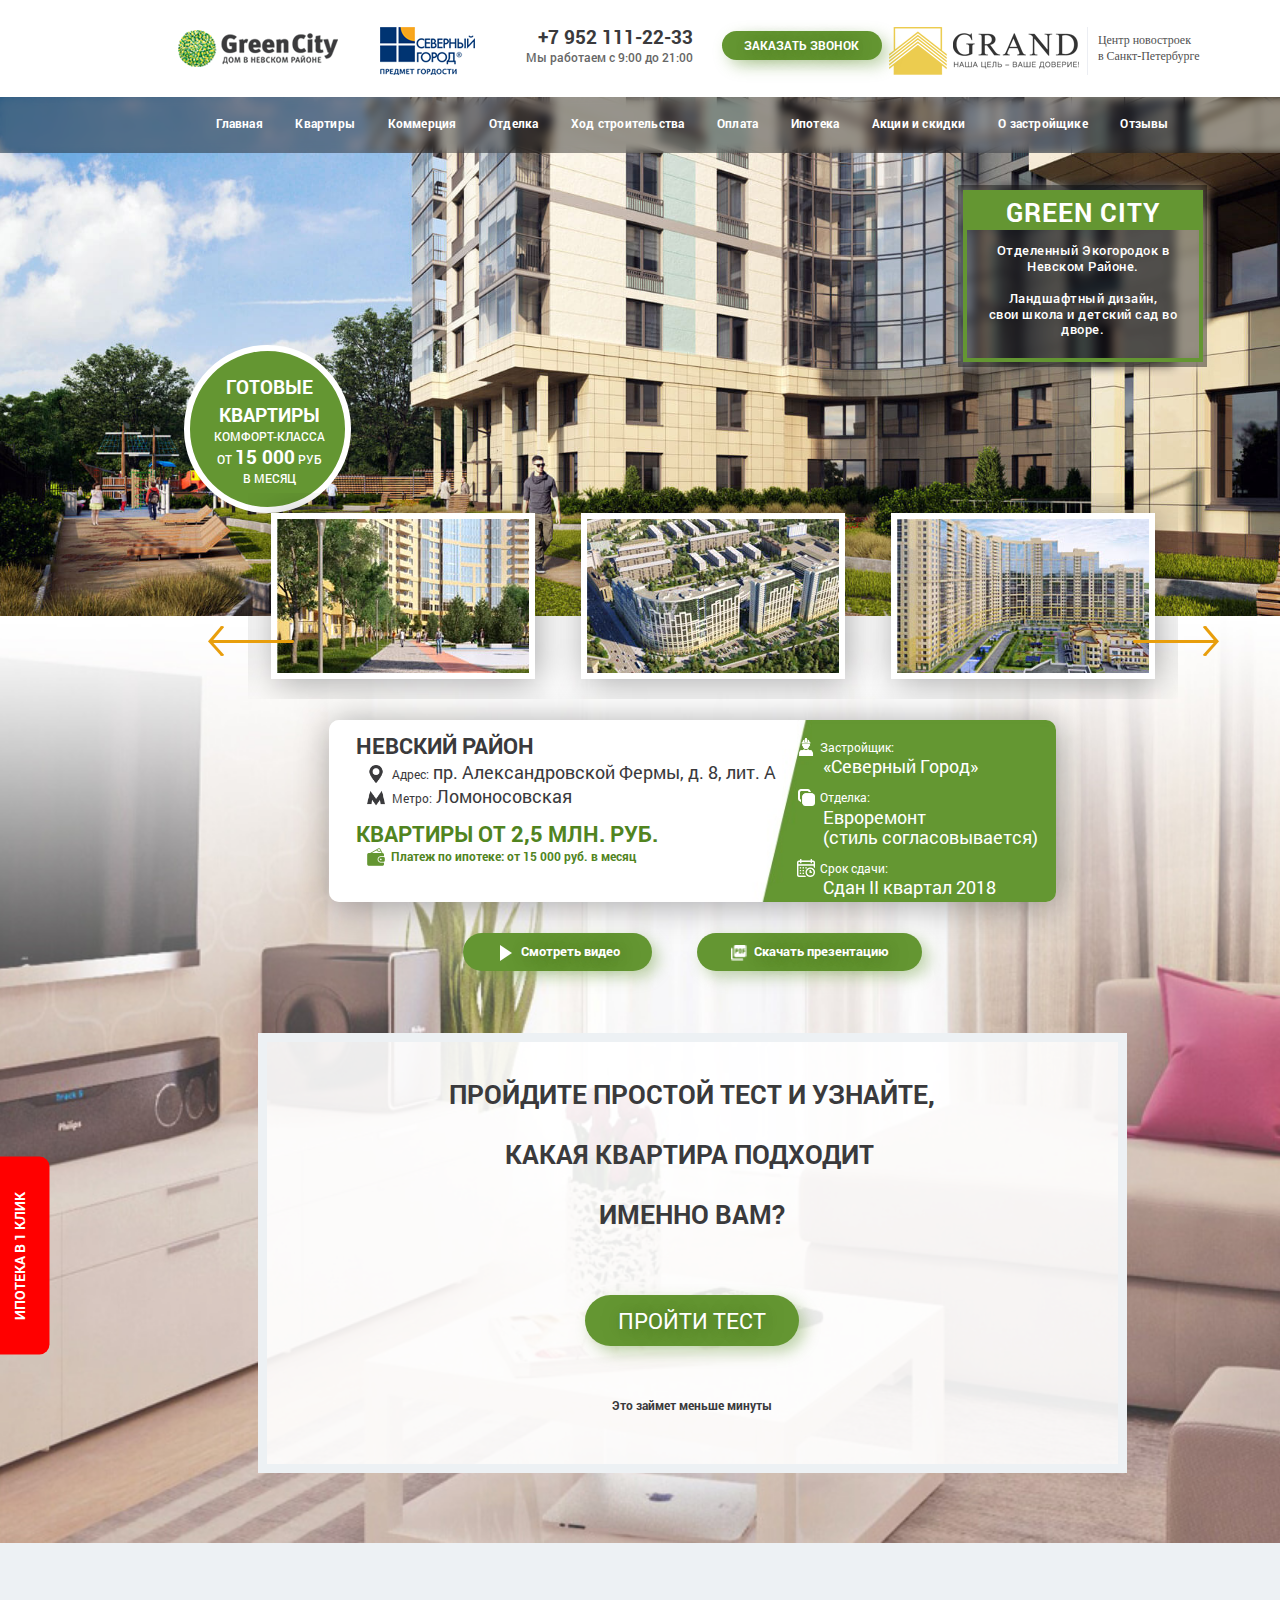
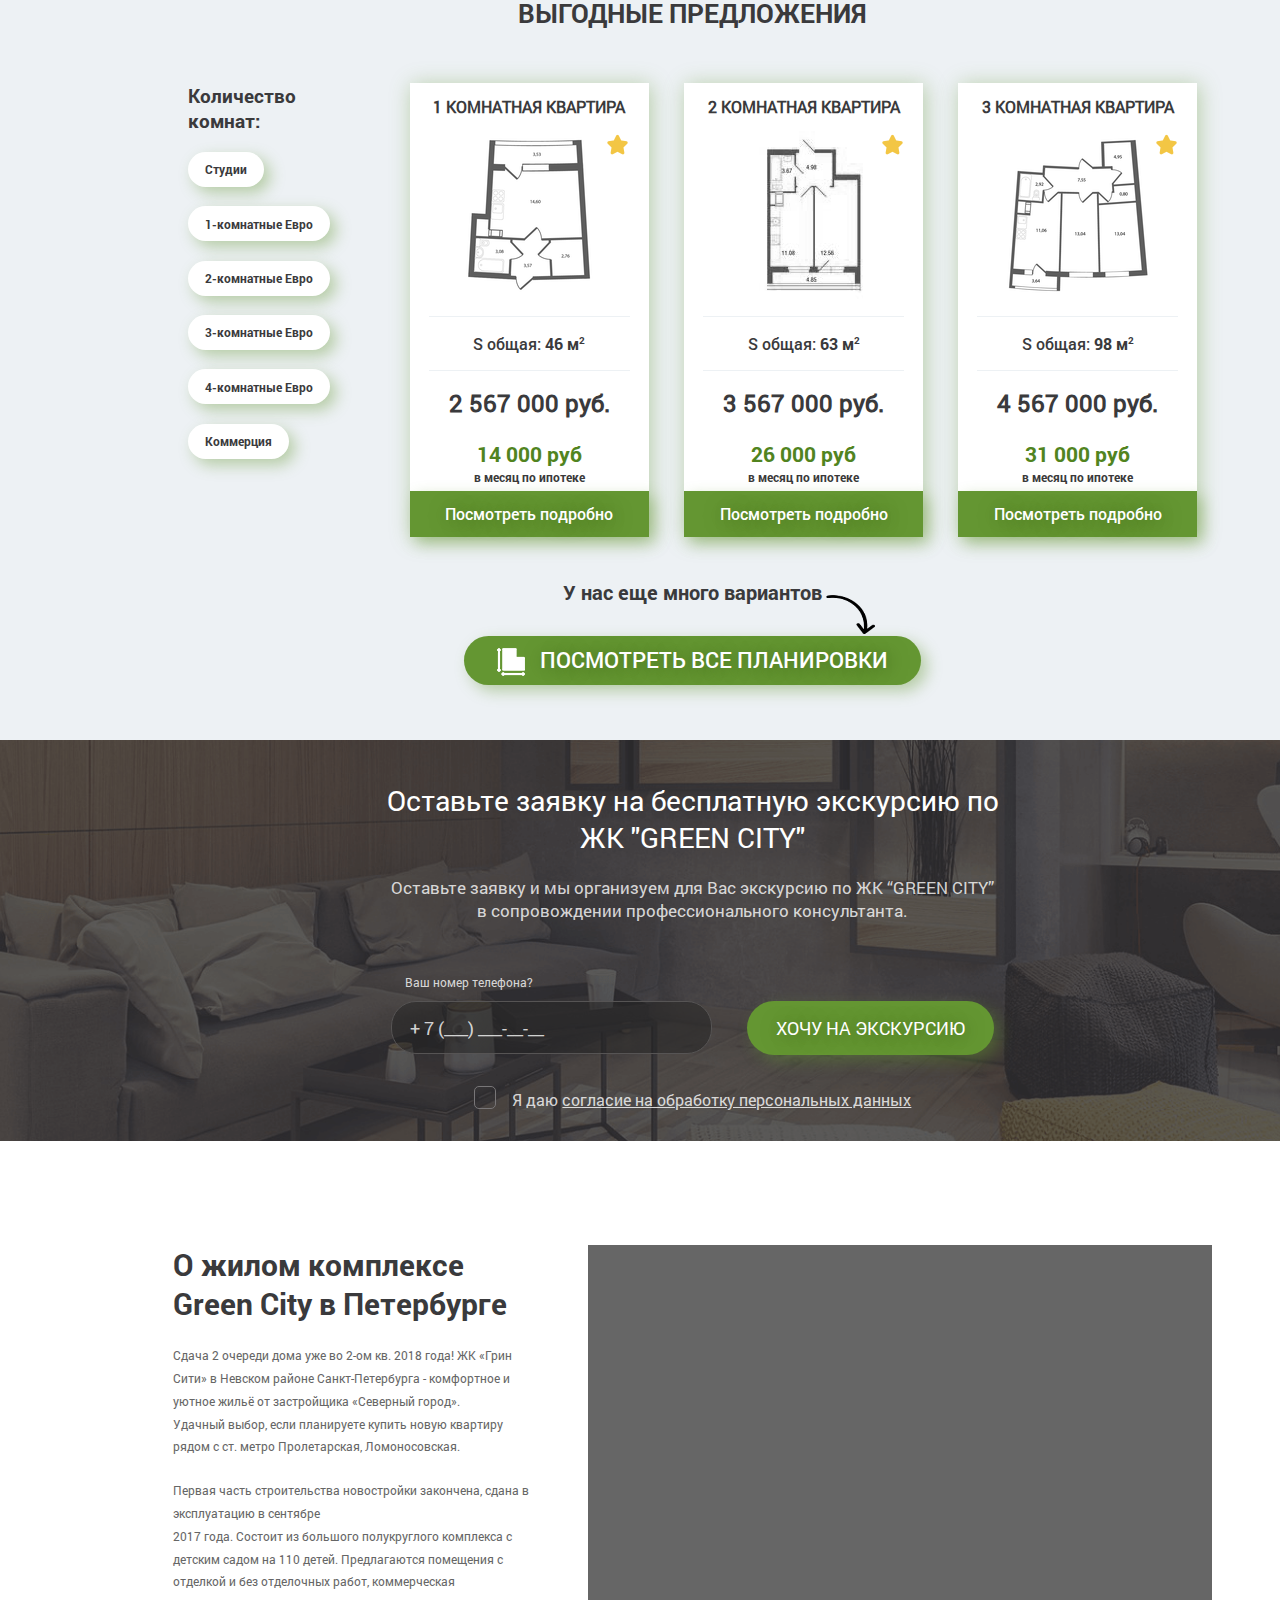
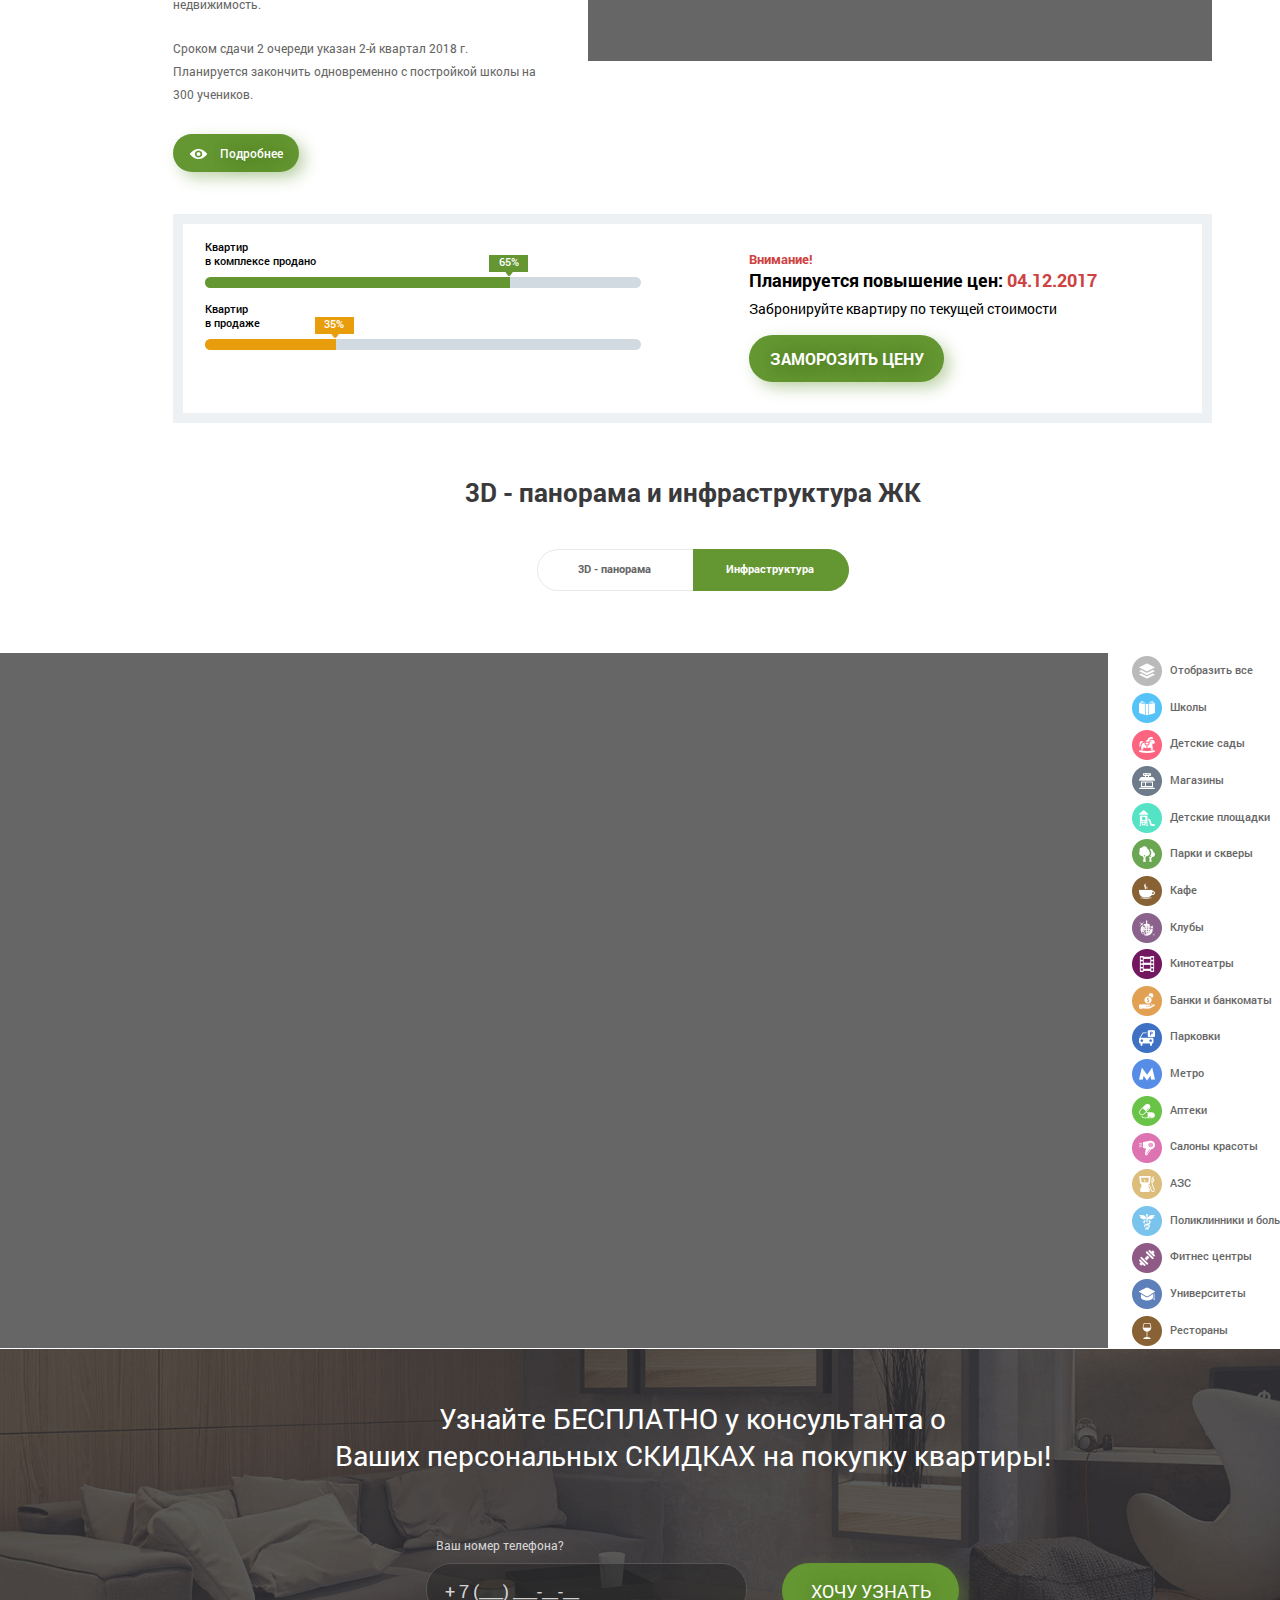
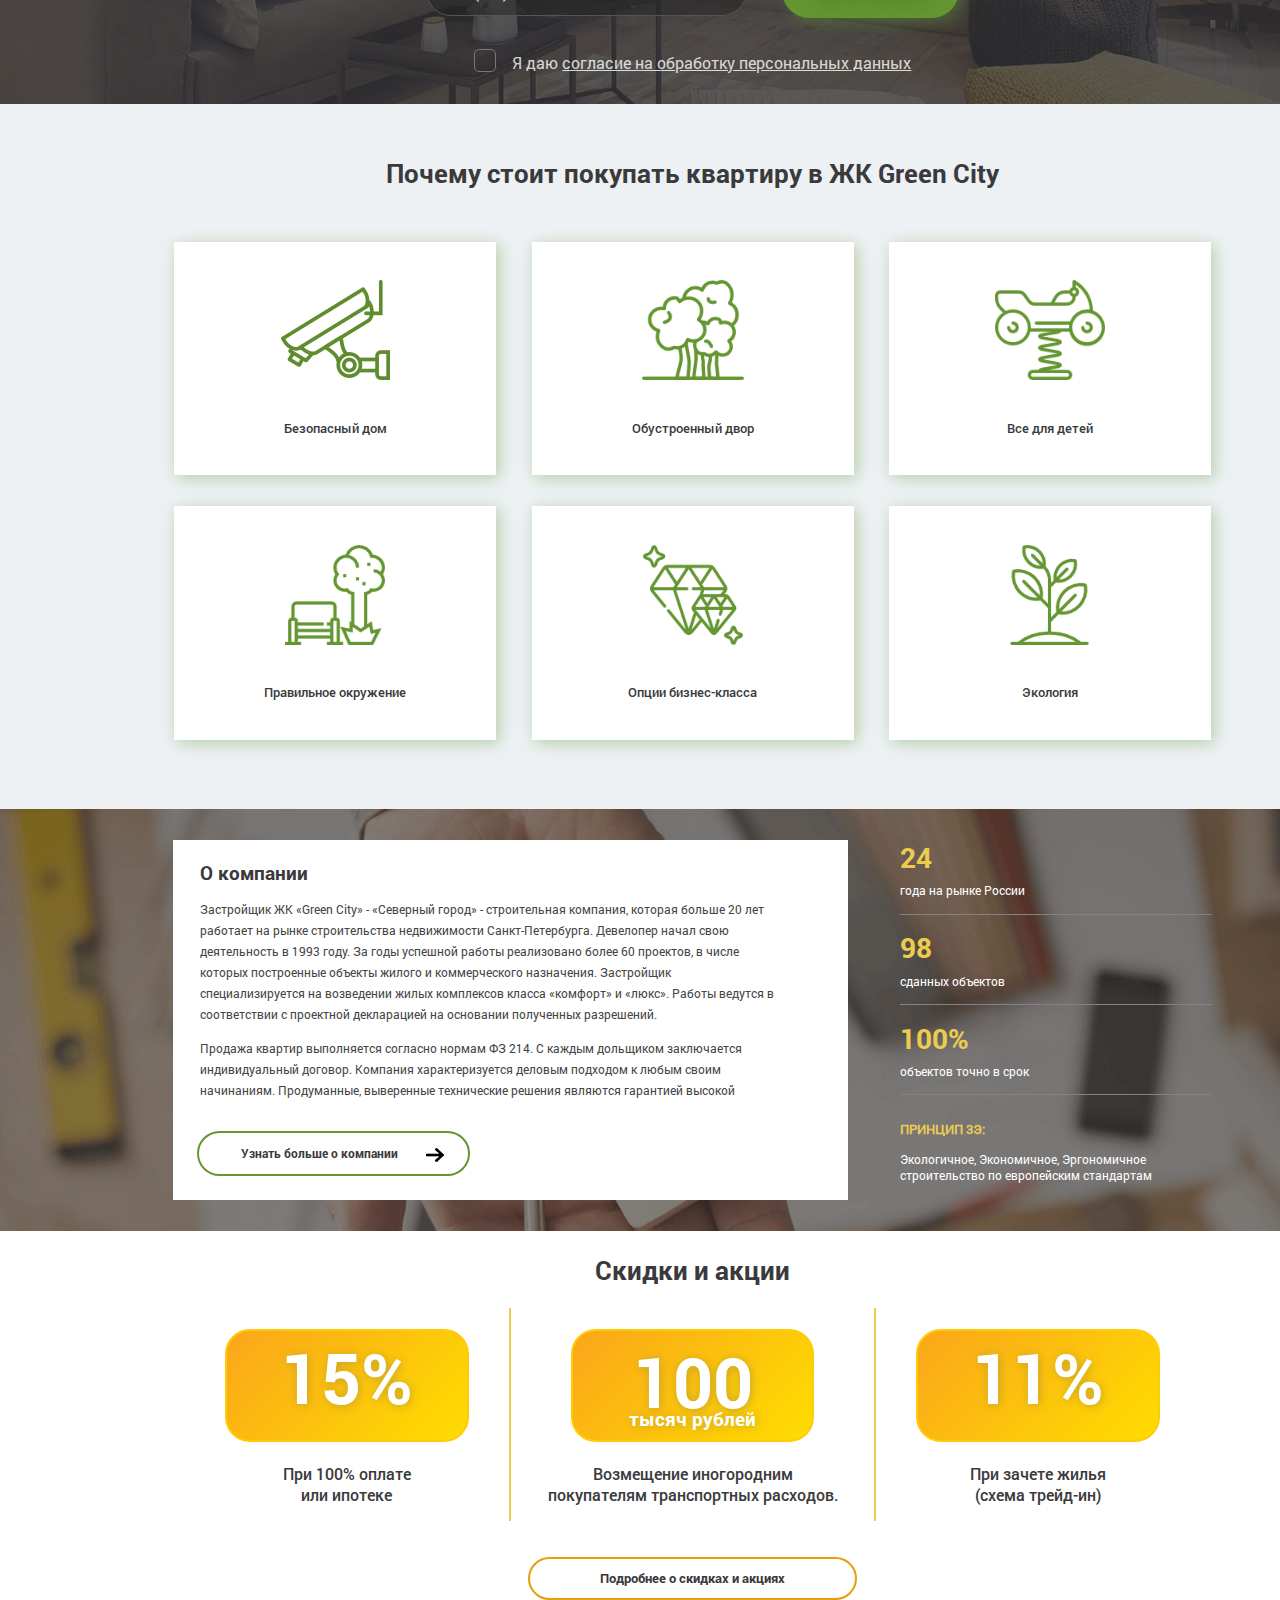
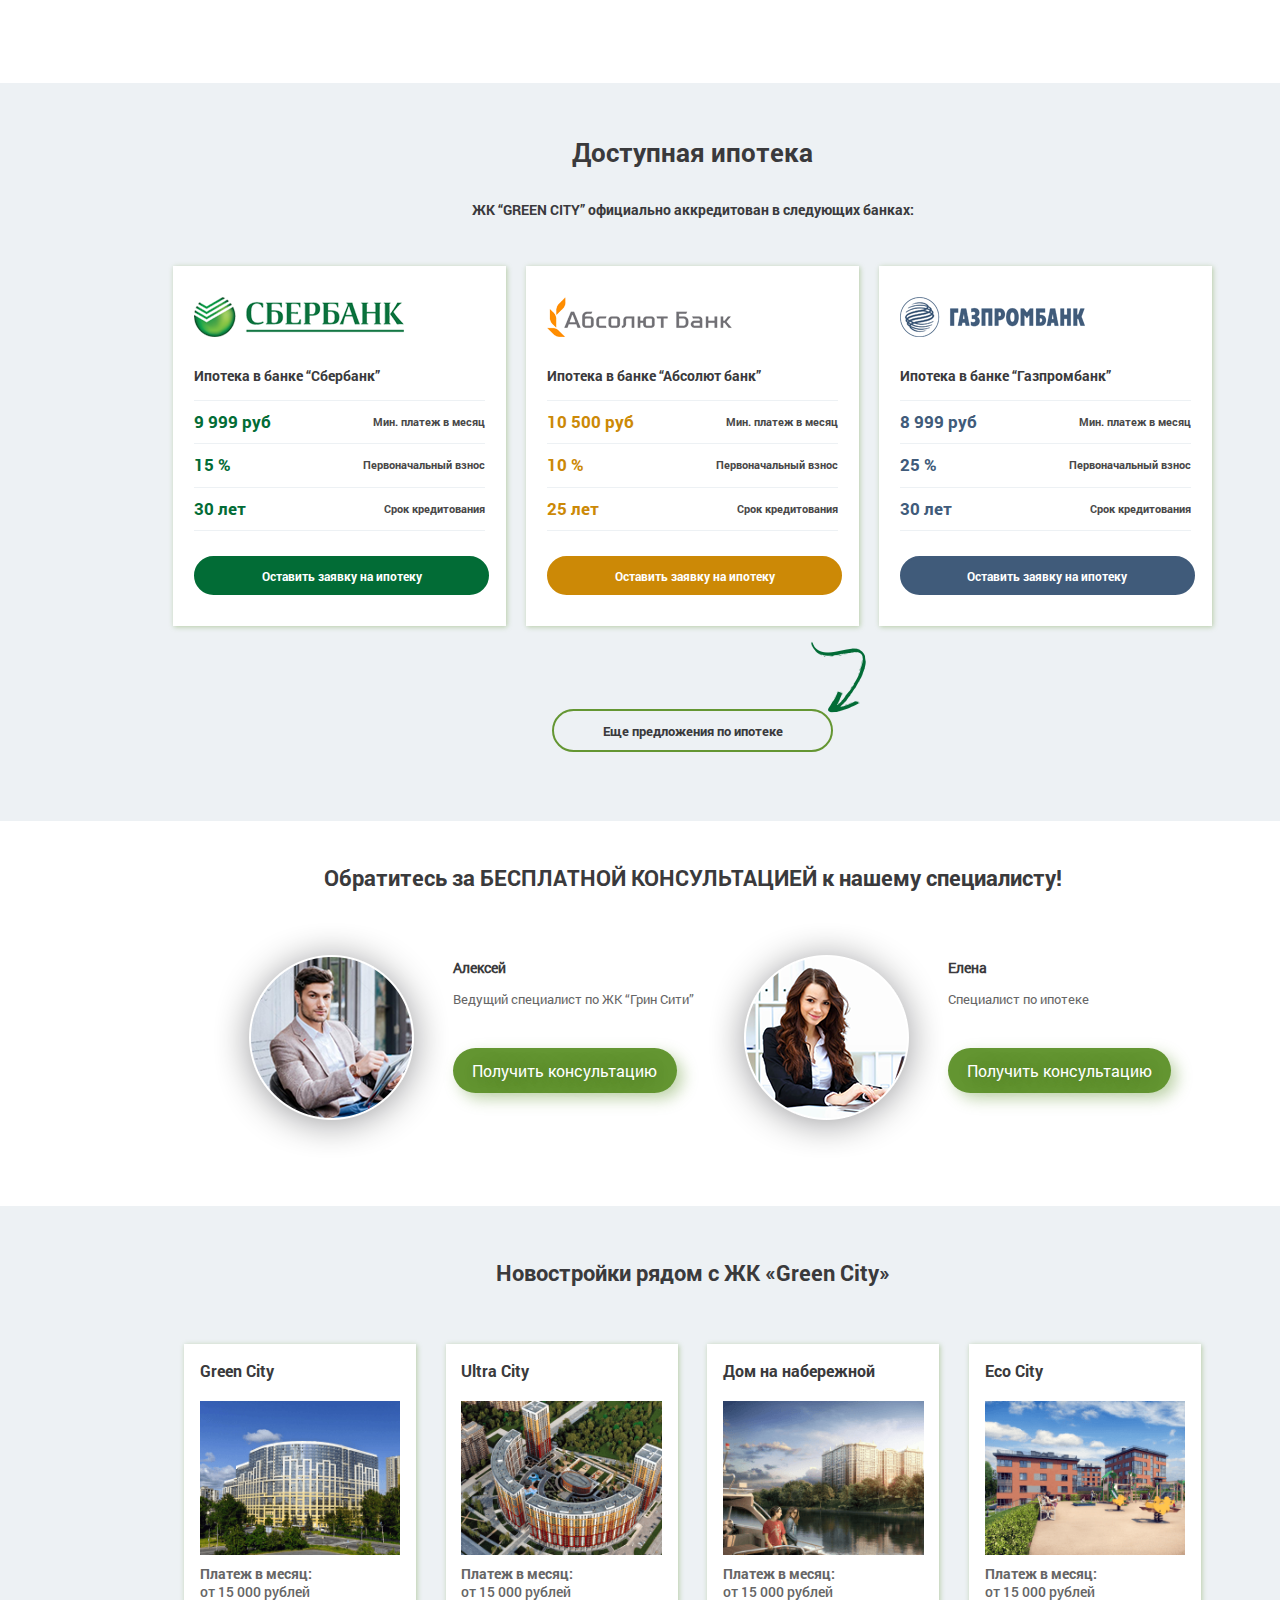
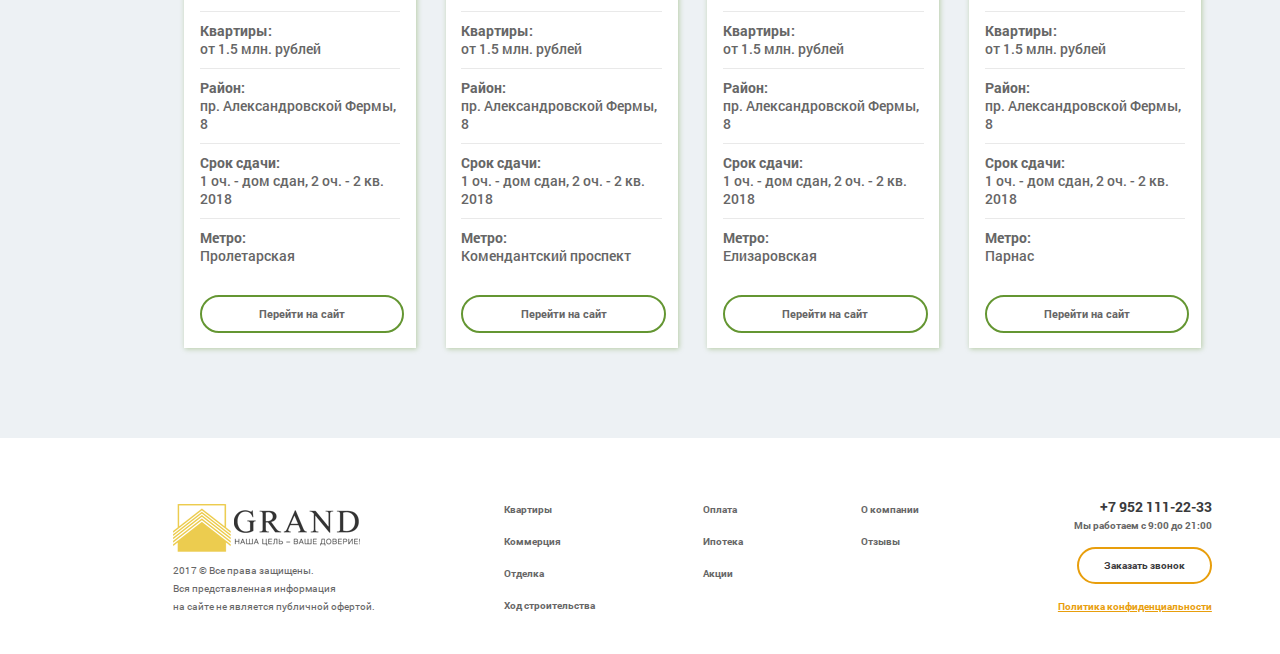
<file: index.html>
<!DOCTYPE html>
<html lang="ru">
  	<head>
	    <meta charset="utf-8">
	    <meta name="viewport" content="width=device-width, initial-scale=1.0">
	    <title>Green City</title>
	    <link href="style.css" rel="stylesheet">
		<link href="css/style-font.css" rel="stylesheet">
	    <link rel="stylesheet" href="css/lightgallery.css">
	    <script src="js/jquery-1.7.2.min.js" type="text/javascript"></script>
	    <script src="js/jquery.mousewheel.min.js"></script>
	    <script src="js/lightgallery.min.js"></script>
	    <script src="js/lg-fullscreen.min.js"></script>
	    <script src="js/lg-thumbnail.min.js"></script>
		<link href="css/jquery.bxslider.css" rel="stylesheet" />
		<script src="js/jquery.bxslider.js"></script>
		<script src="js/maskinput.js"></script>
		<script src="js/resize.js"></script>
  	</head>

	<body>
	 	<div class="opacity">
	 		<!-- header -->
	 		<nav class="site-nav">

			  <div class="menu-toggle">
			    <div class="hamburger"></div>
			  </div>

			  <ul class="open desktop">
			    <a href="index.html">
		 			<li>
		 				Главная
		 			</li>
		 		</a>

		 		<a href="flats.html">
		 			<li>
		 				Квартиры
		 			</li>
		 		</a>

		 		<a href="commerce.html">
		 			<li>
		 				Коммерция
		 			</li>
		 		</a>

		 		<a href="decoration.html">
		 			<li>
		 				Отделка
		 			</li>
		 		</a>

		 		<a href="building.html">
		 			<li>
		 				Ход строительства
		 			</li>
		 		</a>

		 		<a href="payment.html">
		 			<li>
		 				Оплата
		 			</li>
		 		</a>

		 		<a href="credit.html">
		 			<li>
		 				Ипотека
		 			</li>
		 		</a>

		 		<a href="discount.html">
		 			<li>
		 				Акции и скидки
		 			</li>
		 		</a>

		 		<a href="about.html">
		 			<li>
		 				О застройщике
		 			</li>
		 		</a>

		 		<a href="feedback.html">
		 			<li>
		 				Отзывы
		 			</li>
		 		</a>
			    
			  </ul>
			</nav>
	 		<header class="header">
	 			<div class="center-block">
	 				<div class="left-center-block">

	 					<a class="green-city" href="#">
	 						<img src="img/city-logo.png" alt="not-image">
	 					</a>

	 					<a class="town" href="#">
	 						<img src="img/town-logo.png" alt="not-image">
	 					</a>

	 					<div class="block-right-header">
		 					<a class="grand" href="#">
		 						<img src="img/grand-logo.png" alt="not-image">
		 						<img src="img/text-grand-logo.png" alt="not-image">
		 					</a>

		 					<span class="description-header">
		 						Центр новостроек <br>	 в Санкт-Петербурге
		 					</span>
	 					</div>

	 					<div class="header-block-phone-time">
	 						<span class="header-phone">
	 							+7 952 111-22-33
	 						</span>

	 						<span class="header-time">
	 							Мы работаем с 9:00 до 21:00 
	 						</span>
	 					</div> 
	 					<span class="btn btn-header-call-back">
	 						Заказать звонок
	 					</span>
	 				</div>
	 			</div>
	 		</header>
	 		<!-- end-header -->
			
	 		<!-- one-section -->
	 		<section class="one-section section-wide">

		 		<!-- menu -->
		 		<nav class="bg-menu-header">
		 			<div class="center-block">
		 				<div class="left-center-block">
		 					<ul class="menu-header">
		 						<a href="index.html">
		 							<li>
		 								Главная
		 							</li>
		 						</a>

		 						<a href="flats.html">
		 							<li>
		 								Квартиры
		 							</li>
		 						</a>

		 						<a href="commerce.html">
		 							<li>
		 								Коммерция
		 							</li>
		 						</a>

		 						<a href="decoration.html">
		 							<li>
		 								Отделка
		 							</li>
		 						</a>

		 						<a href="building.html">
		 							<li>
		 								Ход строительства
		 							</li>
		 						</a>

		 						<a href="payment.html">
		 							<li>
		 								Оплата
		 							</li>
		 						</a>

		 						<a href="credit.html">
		 							<li>
		 								Ипотека
		 							</li>
		 						</a>

		 						<a href="discount.html">
		 							<li>
		 								Акции и скидки
		 							</li>
		 						</a>

		 						<a href="about.html">
		 							<li>
		 								О застройщике
		 							</li>
		 						</a>

		 						<a href="feedback.html">
		 							<li>
		 								Отзывы
		 							</li>
		 						</a>
		 					</ul>
		 				</div>
		 			</div>
		 		</nav>
		 		<!-- end-menu -->
	 			
	 			<div class="center-block">
	 				<div class="left-center-block">

	 					<div class="block-desciption-one-section">
	 						<div class="border-desciption-one-section">
	 							<span class="header-desciption-one-section">
	 								GREEN CITY
	 							</span>

	 							<span class="content-desciption-one-section">
	 								Отделенный Экогородок в Невском Районе.
	 							</span>

	 							<span class="content-desciption-one-section">
	 								Ландшафтный дизайн,<br>
									свои школа и детский сад 
									во дворе.
	 							</span>
	 						</div>
	 					</div>

	 					<div class="block-around-one-section">
	 						<div class="block-center-height">
	 							<div class="center-height">
	 								<span class="description-around-one-section">
	 									<span class="bold">готовые
										квартиры</span> <br>
										комфорт-класса<br>
										от <span class="bold">15 000</span> руб<br>
										в месяц
	 								</span>
	 							</div>
	 						</div>
	 					</div>

	 					

	 				</div>
	 			</div>
	 		</section>
	 		<!-- end-one-section -->
	 		<!--  -->
	 		<div class="mob-phone-call">
	 			<h3>+7 952 111-22-33</h3>
	 			<span>Мы работаем с 9:00 до 21:00 </span>
	 			<div class="btn">Заказать звонок</div>
	 		</div>

	 		<div class="block-one-slider">

	 			<div id="lightgallery" class="bxslider">
					<a class="preview-one-slider" data-slide-index="0" href="img/one-img-slider.jpg">
						<div class="block-img-one-slider">
							<img src="img/one-img-slider.jpg" alt="not-image">
						</div>
					</a>

					<a class="preview-one-slider" data-slide-index="1" href="img/two-img-slider.jpg">
						<div class="block-img-one-slider">
							<img src="img/two-img-slider.jpg" alt="not-image">
						</div>
					</a>

					<a class="preview-one-slider" data-slide-index="2" href="img/three-img-slider.jpg">
						<div class="block-img-one-slider">
							<img src="img/three-img-slider.jpg" alt="not-image">
						</div>
					</a>

					<a class="preview-one-slider" data-slide-index="3" href="img/one-img-slider.jpg">
						<div class="block-img-one-slider">
							<img src="img/one-img-slider.jpg" alt="not-image">
						</div>
					</a>

					<a class="preview-one-slider" data-slide-index="4" href="img/two-img-slider.jpg">
						<div class="block-img-one-slider">
							<img src="img/two-img-slider.jpg" alt="not-image">
						</div>
					</a>

					<a class="preview-one-slider" data-slide-index="5" href="img/three-img-slider.jpg">
					 	<div class="block-img-one-slider">
							<img src="img/three-img-slider.jpg" alt="not-image">
						</div>
					</a>
				</div>
	 		</div>
	 		<!--  -->
	 		<div class="mob-green-preview">	
	 			<h3>GREEN CITY</h3>
	 			<p>Отделенный Экогородок в Невском Районе. <br>	
				Ландшафтный дизайн, свои школа и детский <br>	 сад во дворе.</p>
	 		</div>
			<section class="second-section section-wide">
				<div class="center-block">
					<div class="b-district">
						<div class="desc-left">
							<h2>Невский район</h2>
							<div>
								<div class="icon">
									<img src="img/icon-adress.png" alt="">
								</div>
								<span>Адрес:</span> пр. Александровской Фермы, д. 8, лит. А
							</div>
							<div>
								<div class="icon">
									<img src="img/icon-metro.png" alt="">
								</div>
								<span>Метро:</span> Ломоносовская
							</div>
							<h2>Квартиры от 2,5 млн. руб.</h2>
							<div class="bold">
								<div class="icon">
									<img src="img/icon-purse.png" alt="">
								</div>
								<span>Платеж по ипотеке:</span> от 15 000 руб. в месяц 
							</div>
						</div>

						<div class="desc-right">
							<div>
								<div class="icon">
									<img src="img/icon-builder.png" alt="">
								</div>
								<span>Застройщик:</span><br>
								«Северный Город»
							</div>
							<div>
								<div class="icon">
									<img src="img/icon-blocks.png" alt="">
								</div>
								<span>Отделка:</span><br>
								Евроремонт <br>
								(стиль согласовывается)
							</div>
							<div>
								<div class="icon">
									<img src="img/icon-data.png" alt="">
								</div>
								<span>Cрок сдачи:</span><br>
								Сдан II квартал 2018
							</div>
						</div>
					</div>
					<div class="btns-video-presentation">
						<div class="btn btn-video">
							<div class="icon">
								<img src="img/icon-video.png" alt="">
							</div>
							Смотреть видео
						</div>
						<div class="btn btn-presentation">
							<div class="icon">
								<img src="img/icon-presentation.png" alt="">
							</div>
							Скачать презентацию
						</div>
					</div>
					<div class="b-test">
						<h2>Пройдите простой тест и узнайте, <br>	
							какая квартира подходит <br>	
							именно вам?</h2>
						<div class="btn btn-test">
							Пройти тест
						</div>	
						<div class="bold">Это займет меньше минуты</div>
					</div>
					<div class="credit">
						<a href="#">Ипотека в 1 клик</a>
					</div>
				</div>
			</section>
			<section class="third-section section-wide">
				<a href="">
					<div class="b-favorites">
						<img src="img/icon-favorites.png" alt="">
						Избранное
					</div>
				</a>
				<div class="center-block">	
					<h2>Выгодные предложения</h2>
					<div class="b-proposals">	
						<div class="b-list">
							<h3>Количество комнат:</h3>
							<div class="btn btn-proposal target-button">Студии</div><br>	
							<div class="btn btn-proposal target-button">1-комнатные Евро</div><br>	
							<div class="btn btn-proposal target-button">2-комнатные Евро</div><br>	
							<div class="btn btn-proposal target-button">3-комнатные Евро</div><br>	
							<div class="btn btn-proposal target-button">4-комнатные Евро</div><br>	
							<div class="btn btn-proposal target-button">Коммерция</div>
						</div>
						<div class="b-option">
							<h3>1 комнатная квартира</h3>
							<div class="image">
								<img src="img/flat-1.png" alt="">
							</div>
							<div class="b-square square-new">
								<span class="medium">S общая:</span> 46 м<sup>2</sup> 
							</div>
							<div class="b-price">
								<h3>2 567 000 руб.</h3>
								<span>14 000 руб</span>
								<span class="small">в месяц по ипотеке</span>
							</div>
							<div class="btn btn-more">Посмотреть подробно</div>
						</div>
						<div class="b-option">
							<h3>2 комнатная квартира</h3>
							<div class="image">
								<img src="img/flat-2.png" alt="">
							</div>
							<div class="b-square square-new">
								<span class="medium">S общая:</span> 63 м<sup>2</sup> 
							</div>
							<div class="b-price">
								<h3>3 567 000 руб.</h3>
								<span>26 000 руб</span>
								<span class="small">в месяц по ипотеке</span>
							</div>
							<div class="btn btn-more">Посмотреть подробно</div>
						</div>
						<div class="b-option">
							<h3>3 комнатная квартира</h3>
							<div class="image">
								<img src="img/flat-3.png" alt="">
							</div>
							<div class="b-square square-new">
								<span class="medium">S общая:</span> 98 м<sup>2</sup> 
							</div>
							<div class="b-price">
								<h3>4 567 000 руб.</h3>
								<span>31 000 руб</span>
								<span class="small">в месяц по ипотеке</span>
							</div>
							<div class="btn btn-more">Посмотреть подробно</div>
						</div>
					</div>
					<h4>У нас еще много вариантов</h4>
					<div class="btn btn-all-plans">
						<div class="icon">
							<img src="img/icon-plan.png" alt="">
						</div>
							Посмотреть все планировки
					</div>
				</div>	
			</section>
			<section class="fourth-section section-wide">
				<div class="center-block">
					<h2>
						Оставьте заявку на бесплатную экскурсию по <br>
						ЖК "GREEN CITY"
					</h2>
					<p>
						Оставьте заявку и мы организуем для Вас экскурсию по ЖК “GREEN CITY” <br>
						в сопровождении профессионального консультанта.
					</p>
					<form action="#">
					  <div class="question">Ваш номер телефона?</div>
					  <input type="tel" id="tel" name="usrtel" placeholder="+ 7 (___) ___-__-__">
					  <input type="submit" class="btn btn-submit" value="хочу на экскурсию">
					</form>
					<svg xmlns="http://www.w3.org/2000/svg" style="display: none">
					  <symbol id="checkmark" viewBox="0 0 24 24">
					    <path stroke-linecap="round" stroke-miterlimit="10" fill="none"  d="M22.9 3.7l-15.2 16.6-6.6-7.1">
					    </path>
					  </symbol>
					</svg>

					<div class="promoted-checkbox">
					    <input id="tmp" type="checkbox" class="promoted-input-checkbox"/>
					    <label for="tmp">
					      <svg><use xlink:href="#checkmark" /></svg>      
					      Я даю <span>согласие на обработку персональных данных</span>   
					    </label>
					</div>
				</div>
			</section>
			<section class="fifth-section section-wide">
				<div class="center-block">
					<div class="b-about">
						<div class="text-about">
							<h3>О жилом комплексе<br> 
								Green City в Петербурге</h3><br>	
							<p>Сдача 2 очереди дома уже во 2-ом кв. 2018 года! ЖК «Грин Сити» в Невском районе Санкт-Петербурга - комфортное и уютное жильё от застройщика «Северный город».</p>
							<p>Удачный выбор, если планируете купить новую квартиру рядом с ст. метро Пролетарская, Ломоносовская.  </p><br>	
							<p>Первая часть строительства новостройки закончена, сдана в эксплуатацию в сентябре</p>
							<p>2017 года. Состоит из большого полукруглого комплекса с детским садом на 110 детей. Предлагаются помещения с отделкой и без отделочных работ, коммерческая недвижимость. </p><br>	
							<p>Сроком сдачи 2 очереди указан 2-й квартал 2018 г. Планируется закончить одновременно с постройкой школы на 300 учеников.</p>
							<div class="btn btn-more">
								<div class="icon">
									<img src="img/icon-eye.png" alt="">
								</div>
								Подробнее
							</div>
						</div>
						<div class="slider"></div>
					</div>
					<div class="b-warning">
						<div class="b-indicators">
							<div class="i-info">Квартир<br> в комплексе продано</div>
							<div class="indicator green"></div><br>	
							<div class="i-info">Квартир<br> в продаже</div>
							<div class="indicator orange"></div>
						</div>
						<div class="b-freeze-price">	
							<h3>Внимание!</h3>
							<p>Планируется повышение цен: <span>04.12.2017</span></p>
							<p>Забронируйте квартиру по текущей стоимости</p>
							<div class="btn btn-price">Заморозить цену</div>
						</div>
					</div>
				</div>
			</section>
			<section class="sixth-section section-wide">
				<div class="center-block">
					<h2>3D - панорама и инфраструктура ЖК</h2>
					<label class="container">
					  <input type="radio" name="radio">
					  <span class="r-text">3D - панорама</span>
					  <span class="checkmark c-left"></span>
					</label><label class="container">
					  <input type="radio" checked="checked" name="radio">
					  <span class="r-text">Инфраструктура</span>
					  <span class="checkmark c-right"></span>
				</div>
				<div class="b-map">
					<div class="map">
						
					</div>
					<div class="map-options">
						<div class="opt">
							<img src="img/map-icon-1.png" alt="">
							Отобразить все
						</div>
						<div class="opt">
							<img src="img/map-icon-2.png" alt="">
							Школы
						</div>
						<div class="opt">
							<img src="img/map-icon-3.png" alt="">
							Детские сады
						</div>
						<div class="opt">
							<img src="img/map-icon-4.png" alt="">
							Магазины
						</div>
						<div class="opt">
							<img src="img/map-icon-5.png" alt="">
							Детские площадки
						</div>
						<div class="opt">
							<img src="img/map-icon-6.png" alt="">
							Парки и скверы
						</div>
						<div class="opt">
							<img src="img/map-icon-7.png" alt="">
							Кафе
						</div>
						<div class="opt">
							<img src="img/map-icon-8.png" alt="">
							Клубы
						</div>
						<div class="opt">
							<img src="img/map-icon-9.png" alt="">
							Кинотеатры
						</div>
						<div class="opt">
							<img src="img/map-icon-10.png" alt="">
							Банки и банкоматы
						</div>
						<div class="opt">
							<img src="img/map-icon-11.png" alt="">
							Парковки
						</div>
						<div class="opt">
							<img src="img/map-icon-12.png" alt="">
							Метро
						</div>
						<div class="opt">
							<img src="img/map-icon-13.png" alt="">
							Аптеки
						</div>
						<div class="opt">
							<img src="img/map-icon-14.png" alt="">
							Салоны красоты
						</div>
						<div class="opt">
							<img src="img/map-icon-15.png" alt="">
							АЗС
						</div>
						<div class="opt">
							<img src="img/map-icon-16.png" alt="">
							Поликлинники и больницы	
						</div>
						<div class="opt">
							<img src="img/map-icon-17.png" alt="">
							Фитнес центры
						</div>
						<div class="opt">
							<img src="img/map-icon-18.png" alt="">
							Университеты
						</div>
						<div class="opt">
							<img src="img/map-icon-19.png" alt="">
							Рестораны
						</div>
					</div>
				</div>
			</section>
			<section class="fourth-section seventh-section section-wide">
				<div class="center-block">
					<h2>
						Узнайте <span>бесплатно</span> у консультанта о <br>
						Ваших персональных <span>скидках</span> на покупку квартиры!
					</h2>
					<form action="#">
					  <div class="question">Ваш номер телефона?</div>
					  <input type="tel" id="tel" name="usrtel" placeholder="+ 7 (___) ___-__-__">
					  <input type="submit" class="btn btn-submit" value="хочу узнать">
					</form>
					<svg xmlns="http://www.w3.org/2000/svg" style="display: none">
					  <symbol id="checkmark" viewBox="0 0 24 24">
					    <path stroke-linecap="round" stroke-miterlimit="10" fill="none"  d="M22.9 3.7l-15.2 16.6-6.6-7.1">
					    </path>
					  </symbol>
					</svg>

					<div class="promoted-checkbox">
					    <input id="tmp2" type="checkbox" class="promoted-input-checkbox"/>
					    <label for="tmp2">
					      <svg><use xlink:href="#checkmark" /></svg>      
					      Я даю <span>согласие на обработку персональных данных</span>   
					    </label>
					</div>
				</div>
			</section>
			<section class="eighth-section section-wide">
				<div class="center-block">
					<h2>Почему стоит покупать квартиру в ЖК Green City</h2>
					<div class="b-info">
						<img src="img/infro-0.png" alt="">
						<span>Безопасный дом</span>
						<div class="inf-hover">
							<h3>Безопасный дом</h3>
							<p>Огороженная территория и постоянное<br>	
							   видеонаблюдение. У каждого жильца<br>	 
							   индивидуальный электронный ключ<br>	 
							   к калиткам и воротам</p>
						</div>
					</div>
					<div class="b-info">
						<img src="img/info-1.png" alt="">
						<span>Обустроенный двор</span>
						<div class="inf-hover">
							<h3>Обустроенный двор</h3>
							<p>Lorem ipsum dolor sit <br>	
							   amet, consectetur adipisicing elit. <br>
							   Totam vero, molestiae esse dolores <br>
							   eveniet fugiat fugit.</p>
						</div>
					</div>
					<div class="b-info">
						<img src="img/info-2.png" alt="">
						<span>Все для детей</span>
						<div class="inf-hover">
							<h3>Все для детей</h3>
							<p>Lorem ipsum dolor sit <br>	
							   amet, consectetur adipisicing elit. <br>
							   Totam vero, molestiae esse dolores <br>
							   eveniet fugiat fugit.</p>
						</div>
					</div>
					<div class="b-info">
						<img src="img/info-3.png" alt="">
						<span>Правильное окружение</span>
						<div class="inf-hover">
							<h3>Правильное окружение</h3>
							<p>Lorem ipsum dolor sit <br>	
							   amet, consectetur adipisicing elit. <br>
							   Totam vero, molestiae esse dolores <br>
							   eveniet fugiat fugit.</p>
						</div>
					</div>
					<div class="b-info">
						<img src="img/info-4.png" alt="">
						<span>Опции бизнес-класса</span>
						<div class="inf-hover">
							<h3>Опции бизнес-класса</h3>
							<p>Lorem ipsum dolor sit <br>	
							   amet, consectetur adipisicing elit. <br>
							   Totam vero, molestiae esse dolores <br>
							   eveniet fugiat fugit.</p>
						</div>
					</div>
					<div class="b-info">
						<img src="img/info-5.png" alt="">
						<span>Экология</span>
						<div class="inf-hover">
							<h3>Экология</h3>
							<p>Lorem ipsum dolor sit <br>	
							   amet, consectetur adipisicing elit. <br>
							   Totam vero, molestiae esse dolores <br>
							   eveniet fugiat fugit.</p>
						</div>
					</div>
				</div>
			</section>
			<section class="ninth-section section-wide">
				<div class="center-block">
					<div class="b-about-company">
						<h3>О компании</h3>
						<p>Застройщик ЖК «Green City» - «Северный город» - строительная компания, которая больше 20 лет <br> работает на рынке строительства недвижимости Санкт-Петербурга. Девелопер начал свою <br> деятельность в 1993 году. За годы успешной работы реализовано более 60 проектов, в числе <br> которых построенные объекты жилого и коммерческого назначения. Застройщик<br> специализируется на возведении жилых комплексов класса «комфорт» и «люкс». Работы ведутся в <br>соответствии с проектной декларацией на основании полученных разрешений. 
						</p>
						<p>Продажа квартир выполняется согласно нормам ФЗ 214. С каждым дольщиком заключается  <br> индивидуальный договор. Компания характеризуется деловым подходом к любым своим  <br> начинаниям. Продуманные, выверенные технические решения являются гарантией высокой 
						</p>
						<div class="btn-special btn-company">
							Узнать больше о компании
							<img src="img/icon-arrow-right.png" alt="">
						</div>
					</div>
					<div class="b-statistics">
						<div class="b-numbers">
							<h3>24</h3>
							<p>года на рынке России</p>
						</div>
						<div class="b-numbers">
							<h3>98</h3>
							<p>сданных объектов</p>
						</div>
						<div class="b-numbers">
							<h3>100%</h3>
							<p>объектов точно в срок</p>
						</div>
						<h4>Принцип 3э:</h4>
						<p>Экологичное, Экономичное, Эргономичное <br>	
						   строительство по европейским стандартам</p>
					</div>	
				</div>
			</section>
			<section class="tenth-section section-wide">
				<div class="center-block">
					<h2>Скидки и акции</h2>
					<div class="wrap-percents">	
						<div class="b-percents">15%</div>
						<p>При 100% оплате <br>	 или ипотеке</p>
					</div>
					<div class="wrap-percents">	
						<div class="b-percents">100 <br>	 <span>тысяч рублей</span></div>
						<p>Возмещение иногородним <br>  покупателям транспортных расходов.</p>
					</div>
					<div class="wrap-percents">	
						<div class="b-percents">11%</div>
						<p>При зачете жилья <br> (схема трейд-ин)</p>
					</div>
					<div class="btn-special">
						Подробнее о скидках и акциях
					</div>
				</div>
			</section>
			<section class="eleventh-section section-wide">
				<div class="center-block">	
					<h2>Доступная ипотека</h2>
					<p>ЖК “GREEN CITY” официально аккредитован в следующих банках:</p>
					<div class="b-bank b-bank-1">
						<img src="img/bank-1.png" alt="">
						<p>Ипотека в банке “Сбербанк”</p>
						<div class="line-info">
							9 999 руб
							<span>Мин. платеж в месяц</span>
						</div>
						<div class="line-info">
							15 %
							<span>Первоначальный взнос</span> 
						</div>
						<div class="line-info">
							30 лет
							<span>Срок кредитования</span>
						</div>
						<div class="btn-special">Оставить заявку на ипотеку</div>
					</div>
					<div class="b-bank b-bank-2">
						<img src="img/bank-2.png" alt="">
						<p>Ипотека в банке “Абсолют банк”</p>
						<div class="line-info">
							10 500 руб 
							<span>Мин. платеж в месяц</span>
						</div>
						<div class="line-info">
							10 % 
							<span>Первоначальный взнос</span> 
						</div>
						<div class="line-info">
							25 лет
							<span>Срок кредитования</span>
						</div>
						<div class="btn-special">Оставить заявку на ипотеку</div>
					</div>
					<div class="b-bank b-bank-3">
						<img src="img/bank-3.png" alt="">
						<p>Ипотека в банке “Газпромбанк”</p>
						<div class="line-info">
							8 999 руб 
							<span>Мин. платеж в месяц</span>
						</div>
						<div class="line-info">
							25 % 
							<span>Первоначальный взнос</span> 
						</div>
						<div class="line-info">
							30 лет
							<span>Срок кредитования</span>
						</div>
						<div class="btn-special">Оставить заявку на ипотеку</div>
					</div>
					<div class="btn-special btn-proposal">Еще предложения по ипотеке</div>
				</div>
			</section>
			<section class="twelfth-section section-wide">
				<div class="center-block">
					<h2>Обратитесь за <span>бесплатной консультацией</span> к нашему специалисту!</h2>
					<div class="b-specialist">
						<img src="img/specialist-1.png" alt="">
						<div class="spec-desc">	
							<h4>Алексей</h4>
							<p>Ведущий специалист по ЖК “Грин Сити”</p>
							<div class="btn">Получить консультацию</div>
						</div>
					</div>
					<div class="b-specialist">
						<img src="img/specialist-2.png" alt="">
						<div class="spec-desc">	
							<h4>Елена</h4>
							<p>Специалист по ипотеке</p>
							<div class="btn">Получить консультацию</div>
						</div>
					</div>
				</div>
			</section>
			<section class="thirteenth-section section-wide">
				<div class="center-block">	
					<h2>Новостройки рядом с ЖК «Green City»</h2>
					<div class="b-complex">
						<h4>Green City</h4>	
						<img src="img/complex-1.png" alt="">
						<div class="desc-complex">
							Платеж в месяц:  <br>	
							<span>от 15 000 рублей </span>
						</div>
						<div class="desc-complex">
							Квартиры: <br>	  
							<span>от 1.5 млн. рублей</span>
						</div>
						<div class="desc-complex">
							Район: <br>	  
							<span>пр. Александровской Фермы, 8</span>
						</div>
						<div class="desc-complex">
							Срок сдачи: <br>	  
							<span>1 оч. - дом сдан, 2 оч. - 2 кв. 2018</span>
						</div>
						<div class="desc-complex">
								Метро:  <br>	
								<span>Пролетарская </span>
						</div>
						<div class="btn-special">
							Перейти на сайт
						</div>
					</div>
					<div class="b-complex">
						<h4>Ultra City</h4>	
						<img src="img/complex-2.png" alt="">
						<div class="desc-complex">
							Платеж в месяц:  <br>	
							<span>от 15 000 рублей </span>
						</div>
						<div class="desc-complex">
							Квартиры: <br>	  
							<span>от 1.5 млн. рублей</span>
						</div>
						<div class="desc-complex">
							Район: <br>	  
							<span>пр. Александровской Фермы, 8</span>
						</div>
						<div class="desc-complex">
							Срок сдачи: <br>	  
							<span>1 оч. - дом сдан, 2 оч. - 2 кв. 2018</span>
						</div>
						<div class="desc-complex">
								Метро: <br>	  
								<span>Комендантский проспект </span>
						</div>
						<div class="btn-special">
							Перейти на сайт
						</div>
					</div>
					<div class="b-complex">
						<h4>Дом на набережной</h4>	
						<img src="img/complex-3.png" alt="">
						<div class="desc-complex">
							Платеж в месяц:  <br>	
							<span>от 15 000 рублей </span>
						</div>
						<div class="desc-complex">
							Квартиры: <br>	  
							<span>от 1.5 млн. рублей</span>
						</div>
						<div class="desc-complex">
							Район: <br>	  
							<span>пр. Александровской Фермы, 8</span>
						</div>
						<div class="desc-complex">
							Срок сдачи: <br>	  
							<span>1 оч. - дом сдан, 2 оч. - 2 кв. 2018</span>
						</div>
						<div class="desc-complex">
								Метро: <br>	  
								<span>Елизаровская</span>
						</div>
						<div class="btn-special">
							Перейти на сайт
						</div>
					</div>
					<div class="b-complex">
						<h4>Eco City</h4>	
						<img src="img/complex-4.png" alt="">
						<div class="desc-complex">
							Платеж в месяц:  <br>	
							<span>от 15 000 рублей </span>
						</div>
						<div class="desc-complex">
							Квартиры: <br>	  
							<span>от 1.5 млн. рублей</span>
						</div>
						<div class="desc-complex">
							Район: <br>	  
							<span>пр. Александровской Фермы, 8</span>
						</div>
						<div class="desc-complex">
							Срок сдачи: <br>	  
							<span>1 оч. - дом сдан, 2 оч. - 2 кв. 2018</span>
						</div>
						<div class="desc-complex">
								Метро: <br>	  
								<span>Парнас </span>
						</div>
						<div class="btn-special">
							Перейти на сайт
						</div>
					</div>
				</div>
			</section>
			<section class="footer section-wide">
				<div class="center-block">
					<div class="b-logo">
						<a class="grand" href="#">
		 					<img src="img/grand-logo.png" alt="not-image">
		 					<img src="img/text-grand-logo.png" alt="not-image">
		 				</a>	
						<p>2017 © Все права защищены. <br>	
						Вся представленная информация <br>	
						на сайте не является публичной офертой.</p>
					</div>
					<div class="links">   
						<a href="#">Квартиры</a><br>	 
						<a href="#">Коммерция</a><br>	
						<a href="#">Отделка</a><br>	
						<a href="#">Ход строительства</a>
					</div>
					<div class="links">  
						<a href="#">Оплата</a><br>	
						<a href="#">Ипотека</a><br>	
						<a href="#">Акции</a><br>	
					</div>
					<div class="links">
						<a href="#">О компании</a><br>	
						<a href="#">Отзывы</a><br>	
					</div>
					<div class="b-phone">
						<h3>+7 952 111-22-33</h3>
						<p>Мы работаем с 9:00 до 21:00 </p>
						<div class="btn-special">Заказать звонок</div> <br>	
						<a href="">Политика конфиденциальности</a>
					</div>
				</div>
			</section>
	 	</div>



	</body>

	
	<script type="text/javascript">
	   jQuery(function($){
	   $("#tel").mask("+ 7 (999) 999-99-99");
	   });
	</script>
    <script>
        $(document).ready(function(){
            $('.block-one-slider .bxslider').bxSlider({
                mode: 'horizontal',
                // controls: true,
                autoHover: true,
                auto: false,
                pause: 5000,
                moveSlides: 1,
                touchEnabled: false,
                // easing:'linear',
                // moveSlides:3,
                infiniteLoop: true,
                // slideWidth: 676,
                minSlides: 1,
                maxSlides: 3,
                speed: 800,
            });
            $("#lightgallery").lightGallery();
        });
    </script>
</html>
</file>
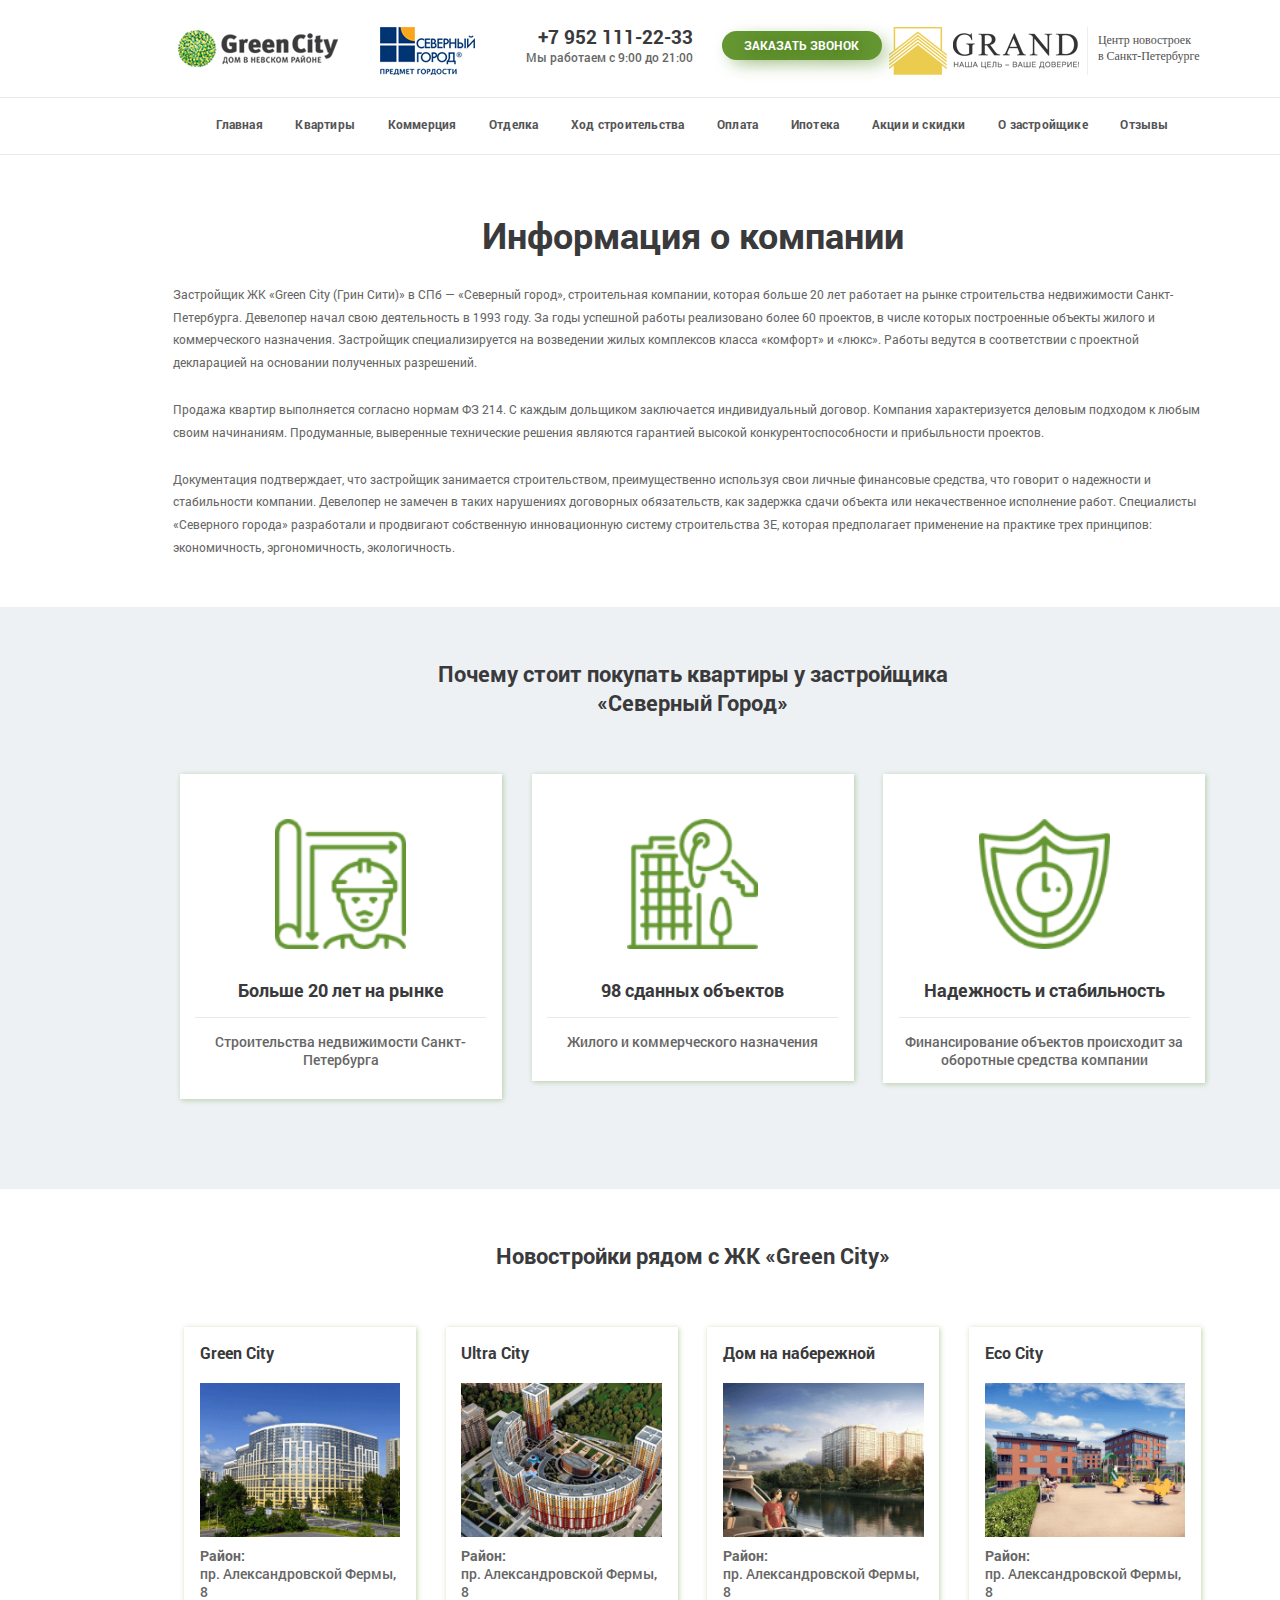
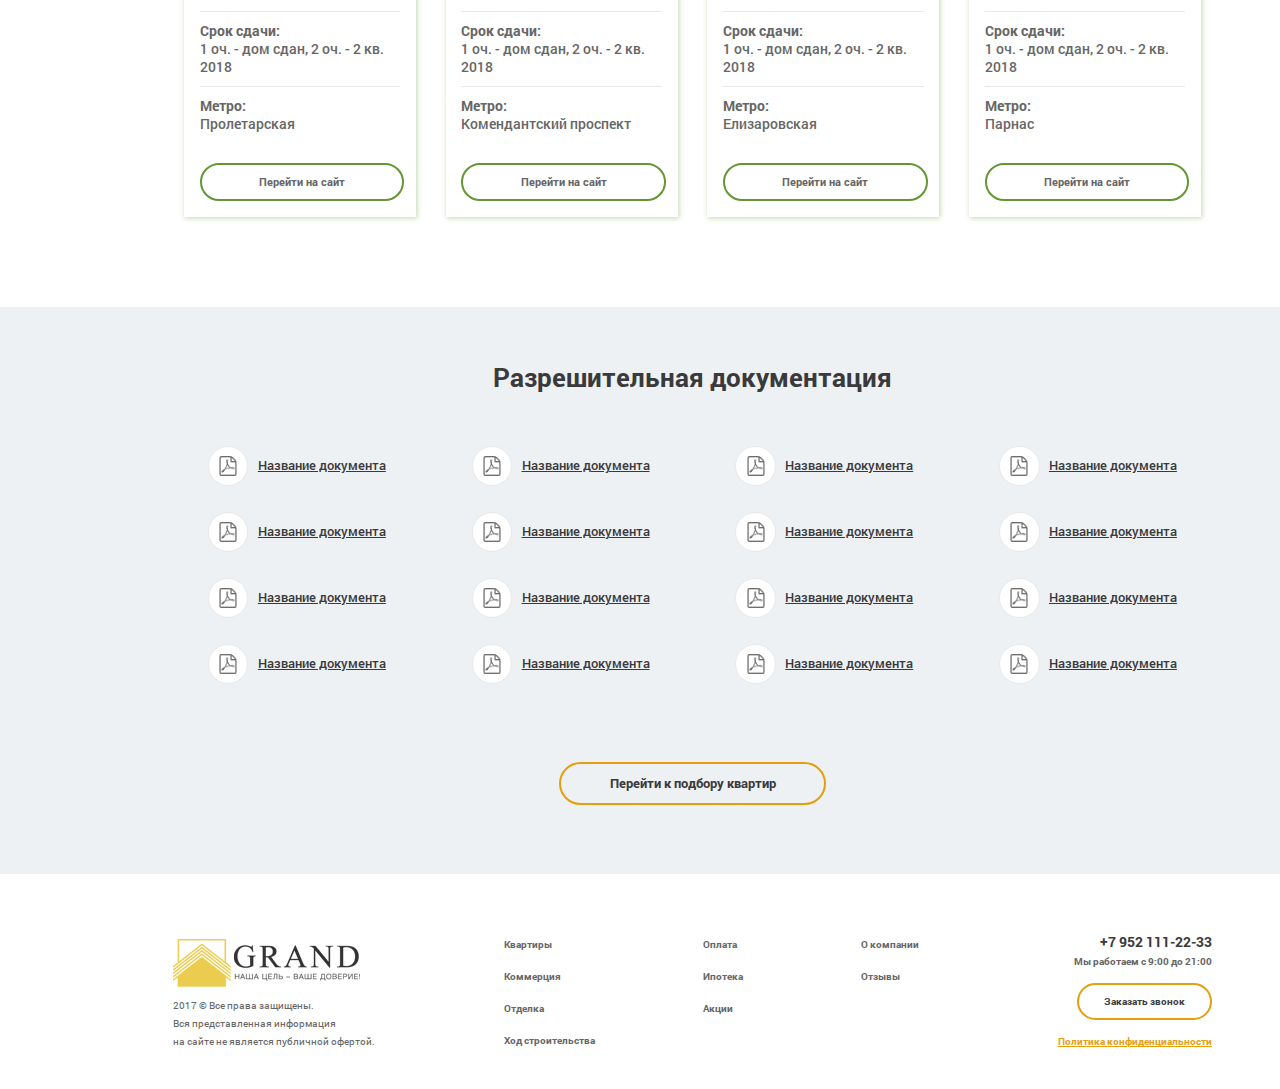
<file: about.html>
<!DOCTYPE html>
<html lang="ru">
  	<head>
	    <meta charset="utf-8">
	    <meta name="viewport" content="width=device-width, initial-scale=1.0">
	    <title>Green City</title>
	    <link href="style.css" rel="stylesheet">
	    <link href="css/flats.css" rel="stylesheet">
	    <link href="css/commerce.css" rel="stylesheet">
	    <link href="css/payment.css" rel="stylesheet">
	    <link href="css/about.css" rel="stylesheet">
		<link href="css/style-font.css" rel="stylesheet">
		<script src="js/jquery-1.7.2.min.js" type="text/javascript"></script>
		<script src="js/resize.js"></script>
  	</head>
<body>
		<div class="opacity">
			<!-- header -->
	 		<nav class="site-nav">

			  <div class="menu-toggle">
			    <div class="hamburger"></div>
			  </div>

			  <ul class="open desktop">
			    <a href="index.html">
		 			<li>
		 				Главная
		 			</li>
		 		</a>

		 		<a href="flats.html">
		 			<li>
		 				Квартиры
		 			</li>
		 		</a>

		 		<a href="commerce.html">
		 			<li>
		 				Коммерция
		 			</li>
		 		</a>

		 		<a href="decoration.html">
		 			<li>
		 				Отделка
		 			</li>
		 		</a>

		 		<a href="building.html">
		 			<li>
		 				Ход строительства
		 			</li>
		 		</a>

		 		<a href="payment.html">
		 			<li>
		 				Оплата
		 			</li>
		 		</a>

		 		<a href="credit.html">
		 			<li>
		 				Ипотека
		 			</li>
		 		</a>

		 		<a href="discount.html">
		 			<li>
		 				Акции и скидки
		 			</li>
		 		</a>

		 		<a href="about.html">
		 			<li>
		 				О застройщике
		 			</li>
		 		</a>

		 		<a href="feedback.html">
		 			<li>
		 				Отзывы
		 			</li>
		 		</a>
			    
			  </ul>
			</nav>
	 		<header class="header">
	 			<div class="center-block">
	 				<div class="left-center-block">

	 					<a class="green-city" href="#">
	 						<img src="img/city-logo.png" alt="not-image">
	 					</a>

	 					<a class="town" href="#">
	 						<img src="img/town-logo.png" alt="not-image">
	 					</a>

	 					<div class="block-right-header">
		 					<a class="grand" href="#">
		 						<img src="img/grand-logo.png" alt="not-image">
		 						<img src="img/text-grand-logo.png" alt="not-image">
		 					</a>

		 					<span class="description-header">
		 						Центр новостроек <br>	 в Санкт-Петербурге
		 					</span>
	 					</div>

	 					<div class="header-block-phone-time">
	 						<span class="header-phone">
	 							+7 952 111-22-33
	 						</span>

	 						<span class="header-time">
	 							Мы работаем с 9:00 до 21:00 
	 						</span>
	 					</div> 
	 					<span class="btn btn-header-call-back">
	 						Заказать звонок
	 					</span>
	 				</div>
	 			</div>
	 		</header>
	 		<!-- end-header -->
			
	 		<!-- one-section -->
	 		<section class="one-section-flat section-wide">

		 		<!-- menu -->
		 		<nav class="bg-menu-header">
		 			<div class="center-block">
		 				<div class="left-center-block">
		 					<ul class="menu-header">
		 						<a href="index.html">
		 							<li>
		 								Главная
		 							</li>
		 						</a>

		 						<a href="flats.html">
		 							<li>
		 								Квартиры
		 							</li>
		 						</a>

		 						<a href="commerce.html">
		 							<li>
		 								Коммерция
		 							</li>
		 						</a>

		 						<a href="decoration.html">
		 							<li>
		 								Отделка
		 							</li>
		 						</a>

		 						<a href="building.html">
		 							<li>
		 								Ход строительства
		 							</li>
		 						</a>

		 						<a href="payment.html">
		 							<li>
		 								Оплата
		 							</li>
		 						</a>

		 						<a href="credit.html">
		 							<li>
		 								Ипотека
		 							</li>
		 						</a>

		 						<a href="discount.html">
		 							<li>
		 								Акции и скидки
		 							</li>
		 						</a>

		 						<a href="about.html">
		 							<li>
		 								О застройщике
		 							</li>
		 						</a>

		 						<a href="feedback.html">
		 							<li>
		 								Отзывы
		 							</li>
		 						</a>
		 					</ul>
		 				</div>
		 			</div>
		 		</nav>
		 		<!-- end-menu -->
		 	</section>

			<section class="fifth-section section-wide">
					<div class="center-block">
						<div class="b-about">
							<div class="text-about">
								<h3>Информация о компании</h3>
								<p>Застройщик ЖК «Green City (Грин Сити)» в СПб — «Северный город», строительная компании, которая больше 20 лет работает на рынке строительства недвижимости Санкт-Петербурга. Девелопер начал свою деятельность в 1993 году. За годы успешной работы реализовано более 60 проектов, в числе которых построенные объекты жилого и коммерческого назначения. Застройщик специализируется на возведении жилых комплексов класса «комфорт» и «люкс». Работы ведутся в соответствии с проектной декларацией на основании полученных разрешений.</p>	
								<p>Продажа квартир выполняется согласно нормам ФЗ 214. С каждым дольщиком заключается индивидуальный договор. Компания характеризуется деловым подходом к любым своим начинаниям. Продуманные, выверенные технические решения являются гарантией высокой конкурентоспособности и прибыльности проектов.
								</p>
								<p>Документация подтверждает, что застройщик занимается строительством, преимущественно используя свои личные финансовые средства, что говорит о надежности и стабильности компании. Девелопер не замечен в таких нарушениях договорных обязательств, как задержка сдачи объекта или некачественное исполнение работ. Специалисты «Северного города» разработали и продвигают собственную инновационную систему строительства 3Е, которая предполагает применение на практике трех принципов: экономичность, эргономичность, экологичность.</p>
							</div>
						</div>
					</div>
			</section>

			<section class="thirteenth-section section-wide payment-methods-section">
					<div class="center-block">	
						<h2>Почему стоит покупать квартиры у застройщика <br> «Северный Город»</h2>
						<div class="b-complex">
							<img src="img/company-1.png" alt="">
							<div class="desc-complex">
								<h4>Больше 20 лет на рынке </h4>
								<span>Строительства недвижимости Санкт-Петербурга
								</span>
							</div>
						</div>
						<div class="b-complex">
							<img src="img/company-2.png" alt="">
							<div class="desc-complex">
								<h4>98 сданных объектов</h4>
								<span>Жилого и коммерческого назначения
								</span>
							</div>
						</div>
						<div class="b-complex">
							<img src="img/company-3.png" alt="">
							<div class="desc-complex">
								<h4>Надежность и стабильность</h4>
								<span>Финансирование объектов происходит за оборотные средства компании
								</span>
							</div>
						</div>
					</div>
			</section>

			<section class="thirteenth-section section-wide">
					<div class="center-block">	
						<h2>Новостройки рядом с ЖК «Green City»</h2>
						<div class="b-complex">
							<h4>Green City</h4>	
							<img src="img/complex-1.png" alt="">
							<div class="desc-complex">
								Район: <br>	  
								<span>пр. Александровской Фермы, 8</span>
							</div>
							<div class="desc-complex">
								Срок сдачи: <br>	  
								<span>1 оч. - дом сдан, 2 оч. - 2 кв. 2018</span>
							</div>
							<div class="desc-complex">
								Метро:  <br>	
								<span>Пролетарская </span>
							</div>
							<div class="btn-special">
								Перейти на сайт
							</div>
						</div>
						<div class="b-complex">
							<h4>Ultra City</h4>	
							<img src="img/complex-2.png" alt="">
							<div class="desc-complex">
								Район: <br>	  
								<span>пр. Александровской Фермы, 8</span>
							</div>
							<div class="desc-complex">
								Срок сдачи: <br>	  
								<span>1 оч. - дом сдан, 2 оч. - 2 кв. 2018</span>
							</div>
							<div class="desc-complex">
								Метро: <br>	  
								<span>Комендантский проспект </span>
							</div>
							<div class="btn-special">
								Перейти на сайт
							</div>
						</div>
						<div class="b-complex">
							<h4>Дом на набережной</h4>	
							<img src="img/complex-3.png" alt="">
							<div class="desc-complex">
								Район: <br>	  
								<span>пр. Александровской Фермы, 8</span>
							</div>
							<div class="desc-complex">
								Срок сдачи: <br>	  
								<span>1 оч. - дом сдан, 2 оч. - 2 кв. 2018</span>
							</div>
							<div class="desc-complex">
								Метро: <br>	  
								<span>Елизаровская</span>
							</div>
							<div class="btn-special">
								Перейти на сайт
							</div>
						</div>
						<div class="b-complex">
							<h4>Eco City</h4>	
							<img src="img/complex-4.png" alt="">
							<div class="desc-complex">
								Район: <br>	  
								<span>пр. Александровской Фермы, 8</span>
							</div>
							<div class="desc-complex">
								Срок сдачи: <br>	  
								<span>1 оч. - дом сдан, 2 оч. - 2 кв. 2018</span>
							</div>
							<div class="desc-complex">
								Метро: <br>	  
								<span>Парнас </span>
							</div>
							<div class="btn-special">
								Перейти на сайт
							</div>
						</div>
					</div>
			</section>
			
			
			<div class="documentation-section third-section section-wide">
				<div class="center-block">
					<h2>Разрешительная документация</h2>
					<div class="b-choose">
						<a href="#"><div class="i-choose">
							<div>
							</div>
							<span>Название документа</span>
						</div></a>
						<a href="#"><div class="i-choose">
							<div></div>
							<span>Название документа</span>
						</div></a>
						<a href="#"><div class="i-choose">
							<div></div>
							<span>Название документа</span>
						</div></a>
						<a href="#"><div class="i-choose">
							<div></div>
							<span>Название документа</span>
						</div></a>
					</div>
					<div class="b-choose">
						<a href="#"><div class="i-choose">
							<div>
							</div>
							<span>Название документа</span>
						</div></a>
						<a href="#"><div class="i-choose">
							<div></div>
							<span>Название документа</span>
						</div></a>
						<a href="#"><div class="i-choose">
							<div></div>
							<span>Название документа</span>
						</div></a>
						<a href="#"><div class="i-choose">
							<div></div>
							<span>Название документа</span>
						</div></a>
					</div>
					<div class="b-choose">
						<a href="#"><div class="i-choose">
							<div>
							</div>
							<span>Название документа</span>
						</div></a>
						<a href="#"><div class="i-choose">
							<div></div>
							<span>Название документа</span>
						</div></a>
						<a href="#"><div class="i-choose">
							<div></div>
							<span>Название документа</span>
						</div></a>
						<a href="#"><div class="i-choose">
							<div></div>
							<span>Название документа</span>
						</div></a>
					</div>
					<div class="b-choose">
						<a href="#"><div class="i-choose">
							<div>
							</div>
							<span>Название документа</span>
						</div></a>
						<a href="#"><div class="i-choose">
							<div></div>
							<span>Название документа</span>
						</div></a>
						<a href="#"><div class="i-choose">
							<div></div>
							<span>Название документа</span>
						</div></a>
						<a href="#"><div class="i-choose">
							<div></div>
							<span>Название документа</span>
						</div></a>
					</div>
					<div class="btn-special">
						Перейти к подбору квартир
					</div>
				</div>
			</div>	

		 	<section class="footer section-wide">
					<div class="center-block">
						<div class="b-logo">
							<a class="grand" href="#">
			 					<img src="img/grand-logo.png" alt="not-image">
			 					<img src="img/text-grand-logo.png" alt="not-image">
			 				</a>	
							<p>2017 © Все права защищены. <br>	
							Вся представленная информация <br>	
							на сайте не является публичной офертой.</p>
						</div>
						<div class="links">   
							<a href="#">Квартиры</a><br>	 
							<a href="#">Коммерция</a><br>	
							<a href="#">Отделка</a><br>	
							<a href="#">Ход строительства</a>
						</div>
						<div class="links">  
							<a href="#">Оплата</a><br>	
							<a href="#">Ипотека</a><br>	
							<a href="#">Акции</a><br>	
						</div>
						<div class="links">
							<a href="#">О компании</a><br>	
							<a href="#">Отзывы</a><br>	
						</div>
						<div class="b-phone">
							<h3>+7 952 111-22-33</h3>
							<p>Мы работаем с 9:00 до 21:00 </p>
							<div class="btn-special">Заказать звонок</div> <br>	
							<a href="">Политика конфиденциальности</a>
						</div>
					</div>
				</section>
		</div>	
</body>
<script type="text/javascript">
	jQuery(function($){
	   $("#tel").mask("+ 7 (999) 999-99-99");
	});
</script>
</html>
</file>
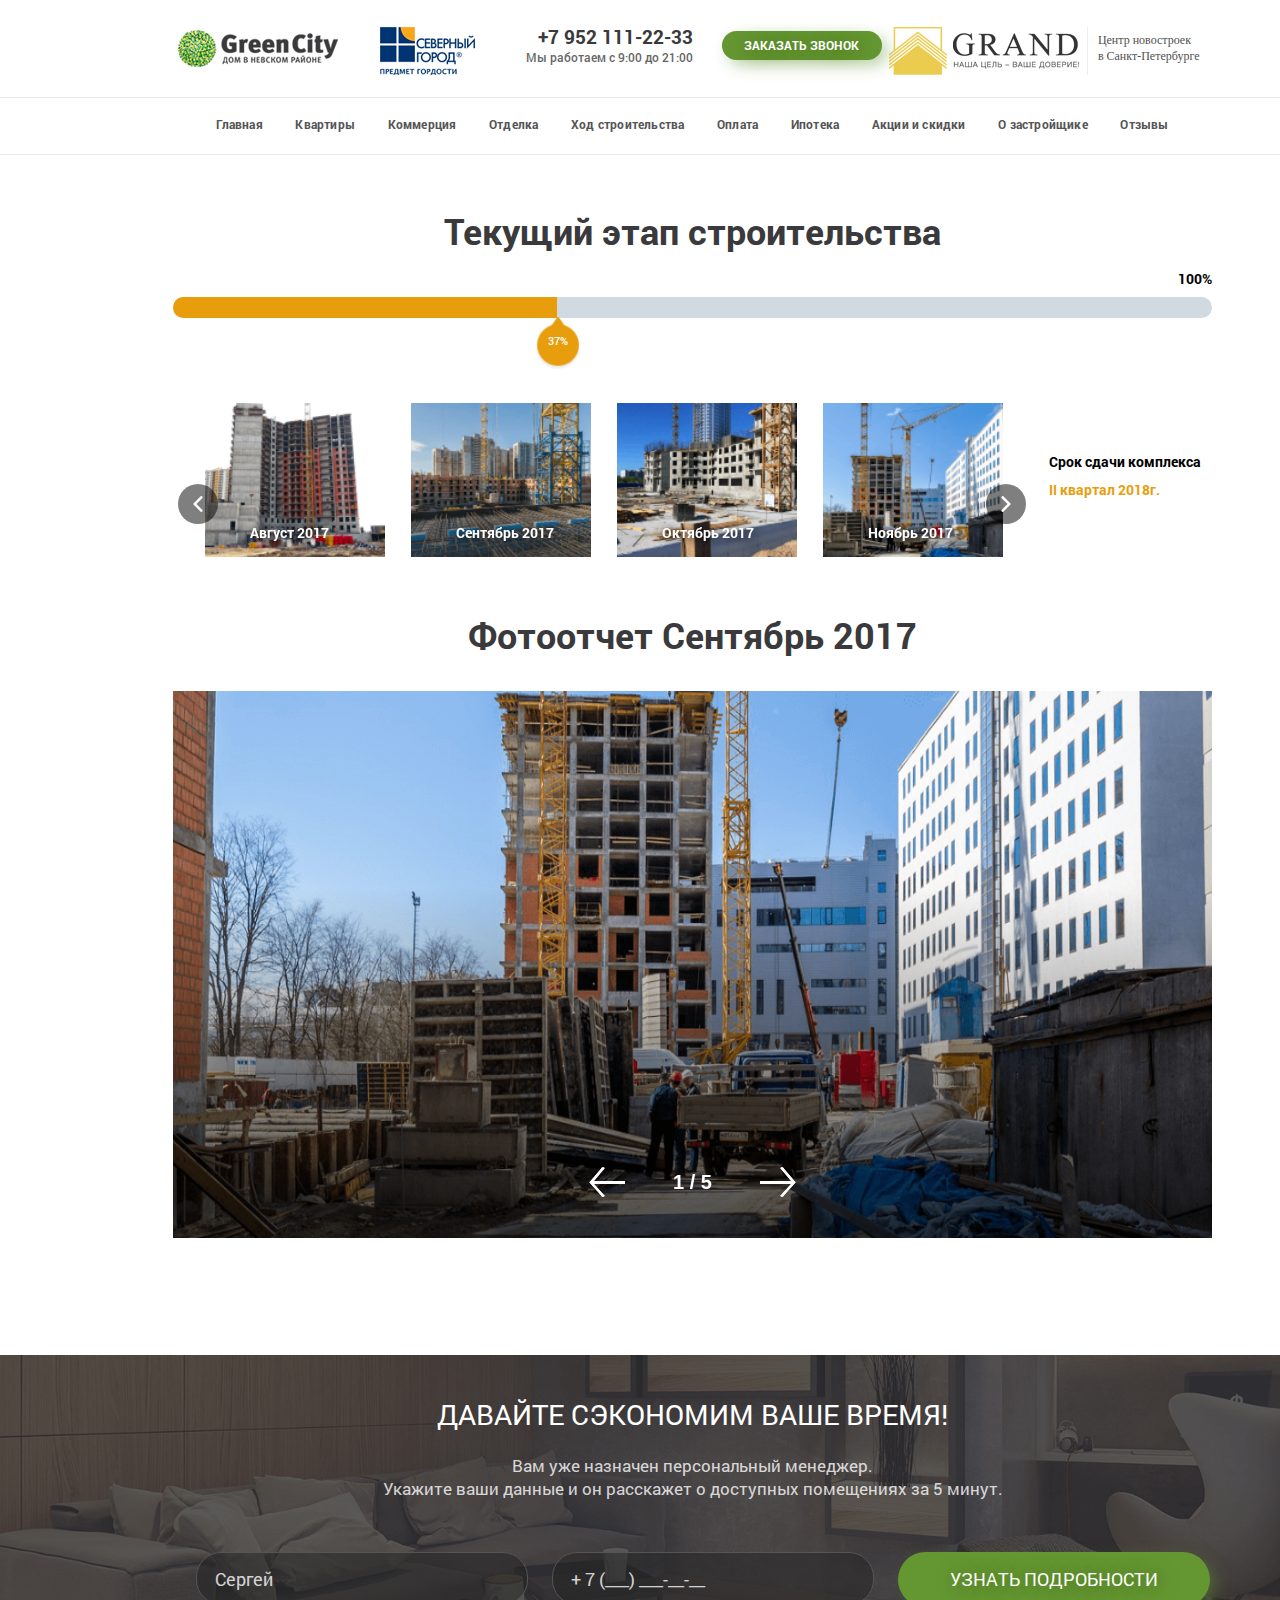
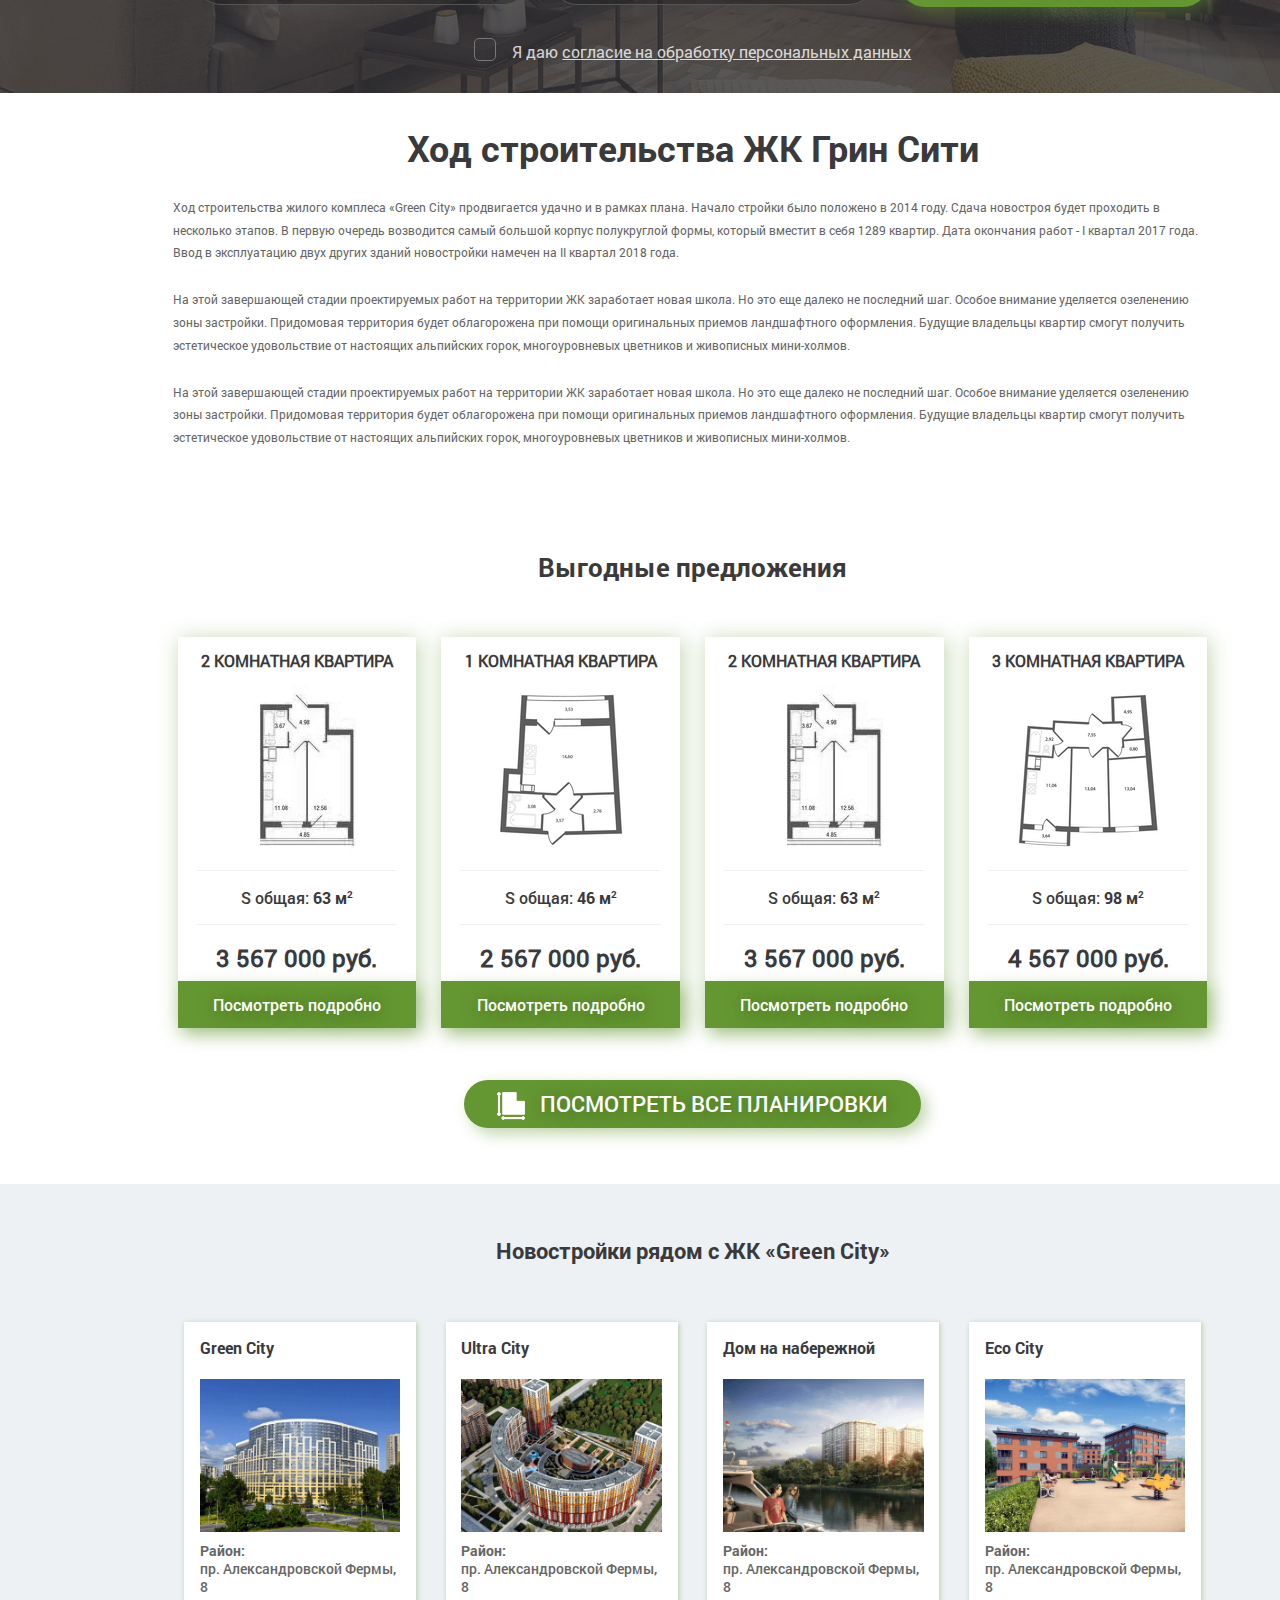
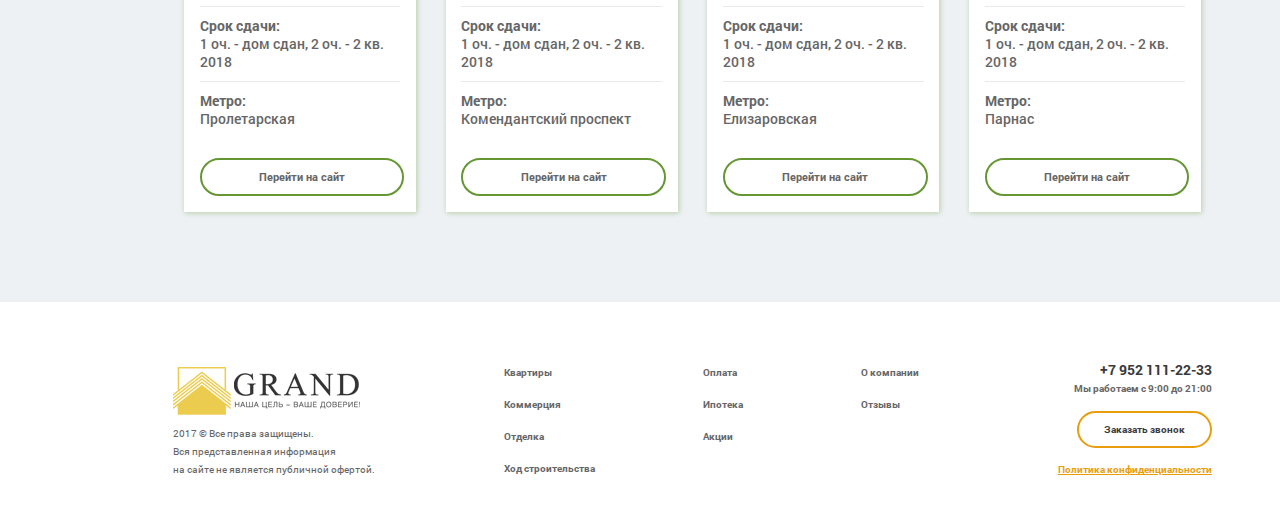
<file: building.html>
<!DOCTYPE html>
<html lang="ru">
  	<head>
	    <meta charset="utf-8">
	    <meta name="viewport" content="width=device-width, initial-scale=1.0">
	    <title>Green City</title>
	    <link href="style.css" rel="stylesheet">
	    <link href="css/commerce.css" rel="stylesheet">
	    <link href="css/decoration.css" rel="stylesheet">
	    <link href="css/flats.css" rel="stylesheet">
	    <link href="css/building.css" rel="stylesheet">
		<link href="css/style-font.css" rel="stylesheet">
	    <link rel="stylesheet" href="css/lightgallery.css">
	    <script src="js/jquery-1.7.2.min.js" type="text/javascript"></script>
	    <script src="js/jquery.mousewheel.min.js"></script>
	    <script src="js/lightgallery.min.js"></script>
	    <script src="js/lg-fullscreen.min.js"></script>
	    <script src="js/lg-thumbnail.min.js"></script>
		<link href="css/jquery.bxslider.css" rel="stylesheet" />
		<script src="js/jquery.bxslider.js"></script>
		<script src="js/bxslider-simple.js"></script>
		<script src="js/maskinput.js"></script>
		<script src="js/slider-building.js"></script>
  	</head>
<body>
		<div class="opacity">
	 		<!-- header -->
	 		<nav class="site-nav">

			  <div class="menu-toggle">
			    <div class="hamburger"></div>
			  </div>

			  <ul class="open desktop">
			    <a href="index.html">
		 			<li>
		 				Главная
		 			</li>
		 		</a>

		 		<a href="flats.html">
		 			<li>
		 				Квартиры
		 			</li>
		 		</a>

		 		<a href="commerce.html">
		 			<li>
		 				Коммерция
		 			</li>
		 		</a>

		 		<a href="decoration.html">
		 			<li>
		 				Отделка
		 			</li>
		 		</a>

		 		<a href="building.html">
		 			<li>
		 				Ход строительства
		 			</li>
		 		</a>

		 		<a href="payment.html">
		 			<li>
		 				Оплата
		 			</li>
		 		</a>

		 		<a href="credit.html">
		 			<li>
		 				Ипотека
		 			</li>
		 		</a>

		 		<a href="discount.html">
		 			<li>
		 				Акции и скидки
		 			</li>
		 		</a>

		 		<a href="about.html">
		 			<li>
		 				О застройщике
		 			</li>
		 		</a>

		 		<a href="feedback.html">
		 			<li>
		 				Отзывы
		 			</li>
		 		</a>
			    
			  </ul>
			</nav>
	 		<header class="header">
	 			<div class="center-block">
	 				<div class="left-center-block">

	 					<a class="green-city" href="#">
	 						<img src="img/city-logo.png" alt="not-image">
	 					</a>

	 					<a class="town" href="#">
	 						<img src="img/town-logo.png" alt="not-image">
	 					</a>

	 					<div class="block-right-header">
		 					<a class="grand" href="#">
		 						<img src="img/grand-logo.png" alt="not-image">
		 						<img src="img/text-grand-logo.png" alt="not-image">
		 					</a>

		 					<span class="description-header">
		 						Центр новостроек <br>	 в Санкт-Петербурге
		 					</span>
	 					</div>

	 					<div class="header-block-phone-time">
	 						<span class="header-phone">
	 							+7 952 111-22-33
	 						</span>

	 						<span class="header-time">
	 							Мы работаем с 9:00 до 21:00 
	 						</span>
	 					</div> 
	 					<span class="btn btn-header-call-back">
	 						Заказать звонок
	 					</span>
	 				</div>
	 			</div>
	 		</header>
	 		<!-- end-header -->
			
	 		<!-- one-section -->
	 		<section class="one-section-flat section-wide">

		 		<!-- menu -->
		 		<nav class="bg-menu-header">
		 			<div class="center-block">
		 				<div class="left-center-block">
		 					<ul class="menu-header">
		 						<a href="index.html">
		 							<li>
		 								Главная
		 							</li>
		 						</a>

		 						<a href="flats.html">
		 							<li>
		 								Квартиры
		 							</li>
		 						</a>

		 						<a href="commerce.html">
		 							<li>
		 								Коммерция
		 							</li>
		 						</a>

		 						<a href="decoration.html">
		 							<li>
		 								Отделка
		 							</li>
		 						</a>

		 						<a href="building.html">
		 							<li>
		 								Ход строительства
		 							</li>
		 						</a>

		 						<a href="payment.html">
		 							<li>
		 								Оплата
		 							</li>
		 						</a>

		 						<a href="credit.html">
		 							<li>
		 								Ипотека
		 							</li>
		 						</a>

		 						<a href="discount.html">
		 							<li>
		 								Акции и скидки
		 							</li>
		 						</a>

		 						<a href="about.html">
		 							<li>
		 								О застройщике
		 							</li>
		 						</a>

		 						<a href="feedback.html">
		 							<li>
		 								Отзывы
		 							</li>
		 						</a>
		 					</ul>
		 				</div>
		 			</div>
		 		</nav>
		 	</section>
	 		
	 		
			<section class="fifth-section section-wide">
				<div class="center-block">
					<h2>Текущий этап строительства</h2>
					<div class="b-warning">
						<div class="b-indicators">
							<div class="indicator orange"></div>
						</div>
					</div>
					
					<div class="block-one-slider">

			 			<div id="lightgallery" class="bxslider">
							<a class="preview-one-slider" data-slide-index="0" href="img/august.png">
								<div class="block-img-one-slider">
									<img src="img/august.png" alt="not-image">
								</div>
								<span>Август 2017</span>
							</a>

							<a class="preview-one-slider" data-slide-index="1" href="img/september.png">
								<div class="block-img-one-slider">
									<img src="img/september.png" alt="not-image">
								</div>
								<span>Сентябрь 2017</span>
							</a>

							<a class="preview-one-slider" data-slide-index="2" href="img/october.png">
								<div class="block-img-one-slider">
									<img src="img/october.png" alt="not-image">
								</div>
								<span>Октябрь 2017</span>
							</a>

							<a class="preview-one-slider" data-slide-index="3" href="img/november.png">
								<div class="block-img-one-slider">
									<img src="img/november.png" alt="not-image">
								</div>
								<span>Ноябрь 2017</span>
							</a>

							<a class="preview-one-slider" data-slide-index="4" href="img/december.png">
								<div class="block-img-one-slider">
									<img src="img/december.png" alt="not-image">
								</div>
								<span>Декабрь 2017</span>
							</a>

							<a class="preview-one-slider" data-slide-index="5" href="img/january.png">
							 	<div class="block-img-one-slider">
									<img src="img/january.png" alt="not-image">
								</div>
								<span>Январь 2018</span>
							</a>
						</div>
			 		</div>
					
					<div class="b-finish-data">	
						Срок сдачи комплекса <br>	
						<span>II квартал 2018г.</span>
					</div>

					<div class="b-about">
						<div class="text-about">
							<h2>Фотоотчет Сентябрь 2017</h2>
						</div>
						<div class="slider">
							<div class="about-slider">
								<a data-slide-index="0" href="img/building-1.png">
									<div>
										<img src="img/building-1.png" alt="not-image">
									</div>
								</a>
								<a data-slide-index="1" href="img/building-1.png">
									<div>
										<img src="img/building-1.png" alt="not-image">
									</div>
								</a>
								<a data-slide-index="2" href="img/building-1.png">
									<div>
										<img src="img/building-1.png" alt="not-image">
									</div>
								</a>
								<a data-slide-index="3" href="img/building-1.png">
									<div>
										<img src="img/building-1.png" alt="not-image">
									</div>
								</a>
								<a data-slide-index="4" href="img/building-1.png">
									<div>
										<img src="img/building-1.png" alt="not-image">
									</div>
								</a>
							</div>
						</div>
					</div>
				</div>
			</section>
			
			<section class="fourth-section section-wide">
					<div class="center-block">
						<h2>
							Давайте сэкономим ваше время!
						</h2>
						<p>
							Вам уже назначен персональный менеджер. <br>	
							Укажите ваши данные и он расскажет о доступных помещениях за 5 минут.
						</p>
						<form action="#">
						  <input type="text" id="username" name="username" placeholder="Сергей">
						  <input type="tel" id="tel" name="usrtel" placeholder="+ 7 (___) ___-__-__">
						  <input type="submit" class="btn btn-submit" value="Узнать подробности">
						</form>
						<svg xmlns="http://www.w3.org/2000/svg" style="display: none">
						  <symbol id="checkmark" viewBox="0 0 24 24">
						    <path stroke-linecap="round" stroke-miterlimit="10" fill="none"  d="M22.9 3.7l-15.2 16.6-6.6-7.1">
						    </path>
						  </symbol>
						</svg>

						<div class="promoted-checkbox">
						    <input id="tmp" type="checkbox" class="promoted-input-checkbox"/>
						    <label for="tmp">
						      <svg><use xlink:href="#checkmark" /></svg>      
						      Я даю <span>согласие на обработку персональных данных</span>   
						    </label>
						</div>
					</div>
			</section>
			
			<section class="fifth-section section-wide">
					<div class="center-block">
						<div class="b-about">
							<div class="text-about">
								<h2>Ход строительства ЖК Грин Сити</h2>
								<p>Ход строительства жилого комплеса «Green City» продвигается удачно и в рамках плана. Начало стройки было положено в 2014 году. Сдача новостроя будет проходить в несколько этапов. В первую очередь возводится самый большой корпус полукруглой формы, который вместит в себя 1289 квартир. Дата окончания работ - I квартал 2017 года. Ввод в эксплуатацию двух других зданий новостройки намечен на II квартал 2018 года.
								</p>	
								<p>На этой завершающей стадии проектируемых работ на территории ЖК заработает новая школа. Но это еще далеко не последний шаг. Особое внимание уделяется озеленению зоны застройки. Придомовая территория будет облагорожена при помощи оригинальных приемов ландшафтного оформления. Будущие владельцы квартир смогут получить эстетическое удовольствие от настоящих альпийских горок, многоуровневых цветников и живописных мини-холмов.</p>
								<p>На этой завершающей стадии проектируемых работ на территории ЖК заработает новая школа. Но это еще далеко не последний шаг. Особое внимание уделяется озеленению зоны застройки. Придомовая территория будет облагорожена при помощи оригинальных приемов ландшафтного оформления. Будущие владельцы квартир смогут получить эстетическое удовольствие от настоящих альпийских горок, многоуровневых цветников и живописных мини-холмов.</p>
							</div>
						</div>
					</div>
			</section>
			
			<section class="third-section section-wide">
					<div class="center-block">	
						<h2>Выгодные предложения</h2>
						<div class="b-proposals">
							<div class="b-option">
								<h3>2 комнатная квартира</h3>
								<div class="image">
									<img src="img/flat-2.png" alt="">
								</div>
								<div class="b-square square-new">
									<span class="medium">S общая:</span> 63 м<sup>2</sup> 
								</div>
								<div class="b-price">
									<h3>3 567 000 руб.</h3>
								</div>
								<div class="btn btn-more">Посмотреть подробно</div>
							</div>	
							<div class="b-option">
								<h3>1 комнатная квартира</h3>
								<div class="image">
									<img src="img/flat-1.png" alt="">
								</div>
								<div class="b-square square-new">
									<span class="medium">S общая:</span> 46 м<sup>2</sup> 
								</div>
								<div class="b-price">
									<h3>2 567 000 руб.</h3>
								</div>
								<div class="btn btn-more">Посмотреть подробно</div>
							</div>
							<div class="b-option">
								<h3>2 комнатная квартира</h3>
								<div class="image">
									<img src="img/flat-2.png" alt="">
								</div>
								<div class="b-square square-new">
									<span class="medium">S общая:</span> 63 м<sup>2</sup> 
								</div>
								<div class="b-price">
									<h3>3 567 000 руб.</h3>
								</div>
								<div class="btn btn-more">Посмотреть подробно</div>
							</div>
							<div class="b-option">
								<h3>3 комнатная квартира</h3>
								<div class="image">
									<img src="img/flat-3.png" alt="">
								</div>
								<div class="b-square square-new">
									<span class="medium">S общая:</span> 98 м<sup>2</sup> 
								</div>
								<div class="b-price">
									<h3>4 567 000 руб.</h3>
								</div>
								<div class="btn btn-more">Посмотреть подробно</div>
							</div>
						</div>
						<div class="btn btn-all-plans">
							<div class="icon">
								<img src="img/icon-plan.png" alt="">
							</div>
								Посмотреть все планировки
						</div>
					</div>	
			</section>

			<section class="thirteenth-section section-wide">
					<div class="center-block">	
						<h2>Новостройки рядом с ЖК «Green City»</h2>
						<div class="b-complex">
							<h4>Green City</h4>	
							<img src="img/complex-1.png" alt="">
							<div class="desc-complex">
								Район: <br>	  
								<span>пр. Александровской Фермы, 8</span>
							</div>
							<div class="desc-complex">
								Срок сдачи: <br>	  
								<span>1 оч. - дом сдан, 2 оч. - 2 кв. 2018</span>
							</div>
							<div class="desc-complex">
								Метро:  <br>	
								<span>Пролетарская </span>
							</div>
							<div class="btn-special">
								Перейти на сайт
							</div>
						</div>

						<div class="b-complex">
							<h4>Ultra City</h4>	
							<img src="img/complex-2.png" alt="">
							<div class="desc-complex">
								Район: <br>	  
								<span>пр. Александровской Фермы, 8</span>
							</div>

							<div class="desc-complex">
								Срок сдачи: <br>	  
								<span>1 оч. - дом сдан, 2 оч. - 2 кв. 2018</span>
							</div>
							<div class="desc-complex">
								Метро: <br>	  
								<span>Комендантский проспект </span>
							</div>
							<div class="btn-special">
								Перейти на сайт
							</div>
						</div>

						<div class="b-complex">
							<h4>Дом на набережной</h4>	
							<img src="img/complex-3.png" alt="">
							<div class="desc-complex">
								Район: <br>	  
								<span>пр. Александровской Фермы, 8</span>
							</div>
							<div class="desc-complex">
								Срок сдачи: <br>	  
								<span>1 оч. - дом сдан, 2 оч. - 2 кв. 2018</span>
							</div>
							<div class="desc-complex">
								Метро: <br>	  
								<span>Елизаровская</span>
							</div>
							<div class="btn-special">
								Перейти на сайт
							</div>

						</div>
						<div class="b-complex">
							<h4>Eco City</h4>	
							<img src="img/complex-4.png" alt="">
							<div class="desc-complex">
								Район: <br>	  
								<span>пр. Александровской Фермы, 8</span>
							</div>
							<div class="desc-complex">
								Срок сдачи: <br>	  
								<span>1 оч. - дом сдан, 2 оч. - 2 кв. 2018</span>
							</div>
							<div class="desc-complex">
								Метро: <br>	  
								<span>Парнас </span>
							</div>
							<div class="btn-special">
								Перейти на сайт
							</div>
						</div>
					</div>
			</section>

		 	<section class="footer section-wide">
					<div class="center-block">
						<div class="b-logo">
							<a class="grand" href="#">
			 					<img src="img/grand-logo.png" alt="not-image">
			 					<img src="img/text-grand-logo.png" alt="not-image">
			 				</a>	
							<p>2017 © Все права защищены. <br>	
							Вся представленная информация <br>	
							на сайте не является публичной офертой.</p>
						</div>
						<div class="links">   
							<a href="#">Квартиры</a><br>	 
							<a href="#">Коммерция</a><br>	
							<a href="#">Отделка</a><br>	
							<a href="#">Ход строительства</a>
						</div>
						<div class="links">  
							<a href="#">Оплата</a><br>	
							<a href="#">Ипотека</a><br>	
							<a href="#">Акции</a><br>	
						</div>
						<div class="links">
							<a href="#">О компании</a><br>	
							<a href="#">Отзывы</a><br>	
						</div>
						<div class="b-phone">
							<h3>+7 952 111-22-33</h3>
							<p>Мы работаем с 9:00 до 21:00 </p>
							<div class="btn-special">Заказать звонок</div> <br>	
							<a href="">Политика конфиденциальности</a>
						</div>
					</div>
				</section>
		</div>	
</body>
<script type="text/javascript">
	jQuery(function($){
	   $("#tel").mask("+ 7 (999) 999-99-99");
	});
</script>
<script>
        $(document).ready(function(){
            $('.block-one-slider .bxslider').bxSlider({
                mode: 'horizontal',
                // controls: true,
                autoHover: true,
                auto: false,
                pause: 5000,
                moveSlides: 1,
                touchEnabled: false,
                // easing:'linear',
                // moveSlides:3,
                infiniteLoop: true,
                // slideWidth: 676,
                minSlides: 1,
                maxSlides: 3,
                speed: 800,
            });
            $("#lightgallery").lightGallery();
        });
</script>
</html>
</file>
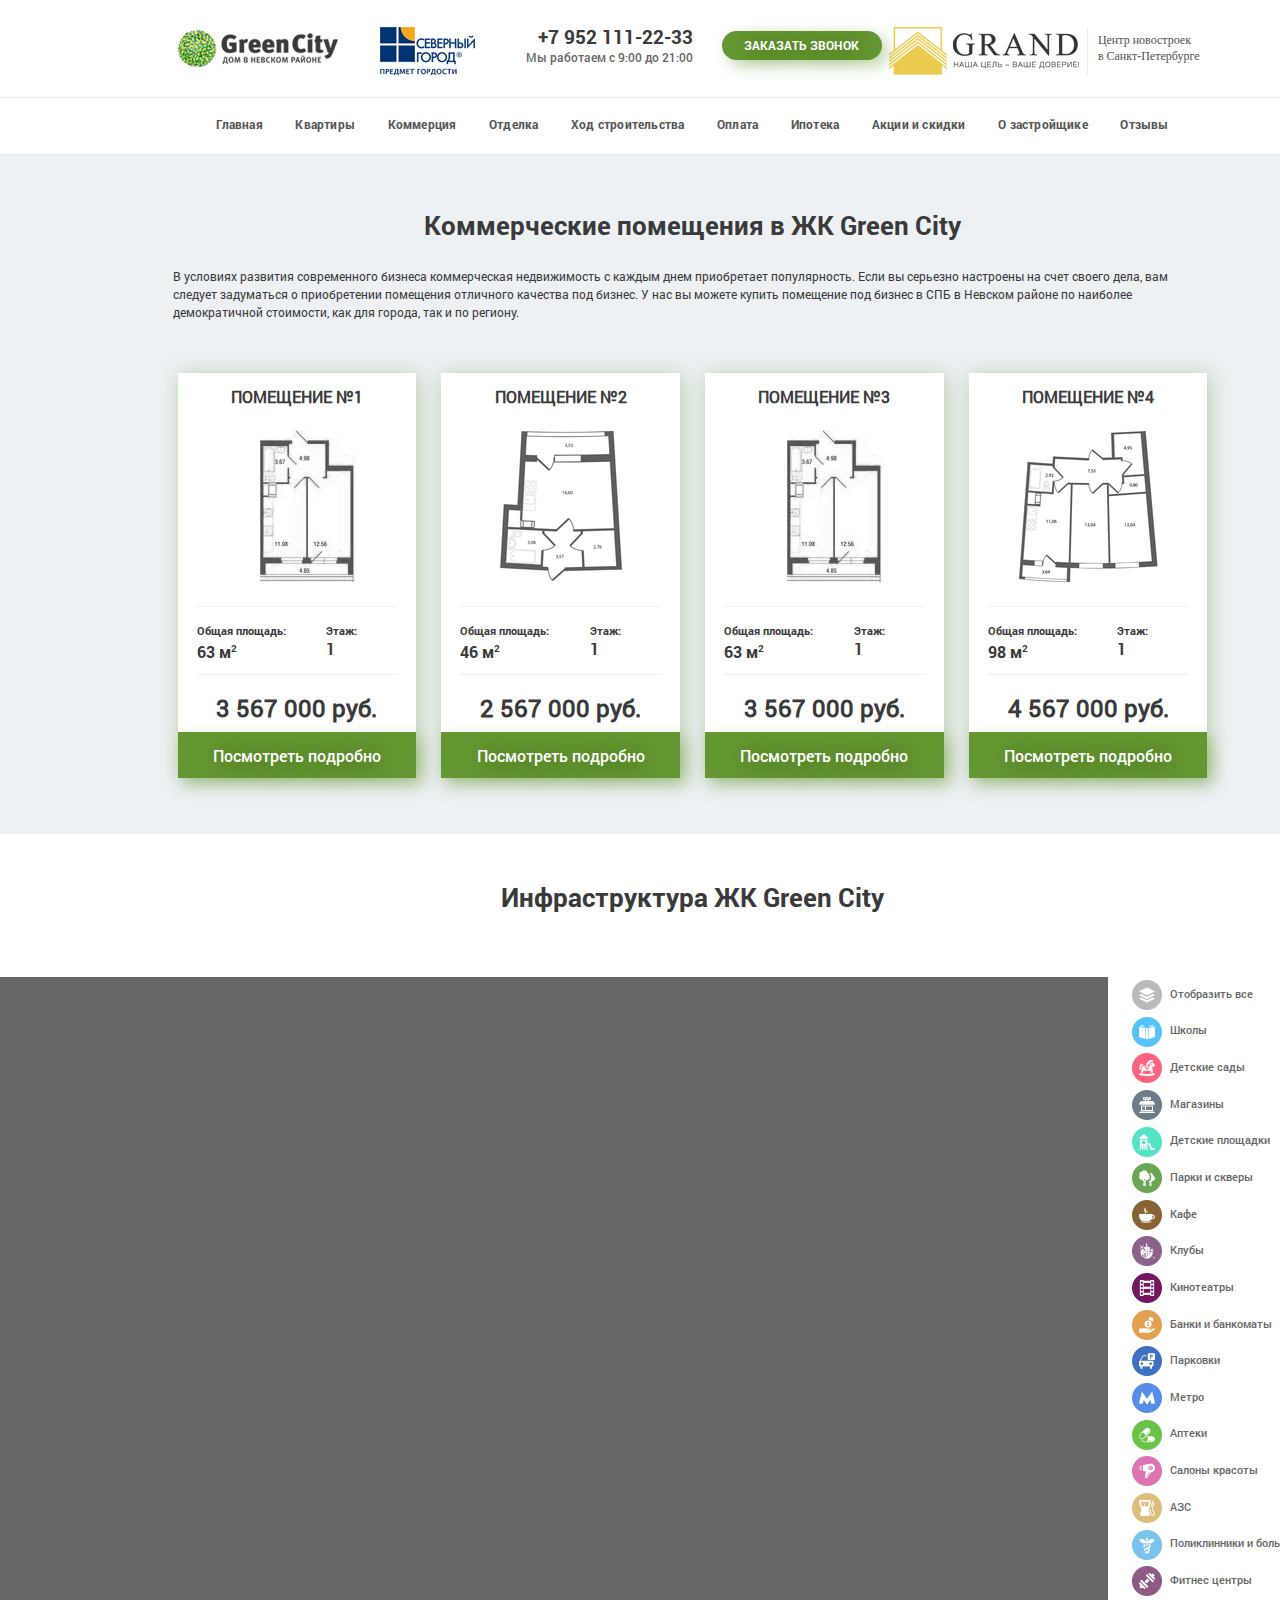
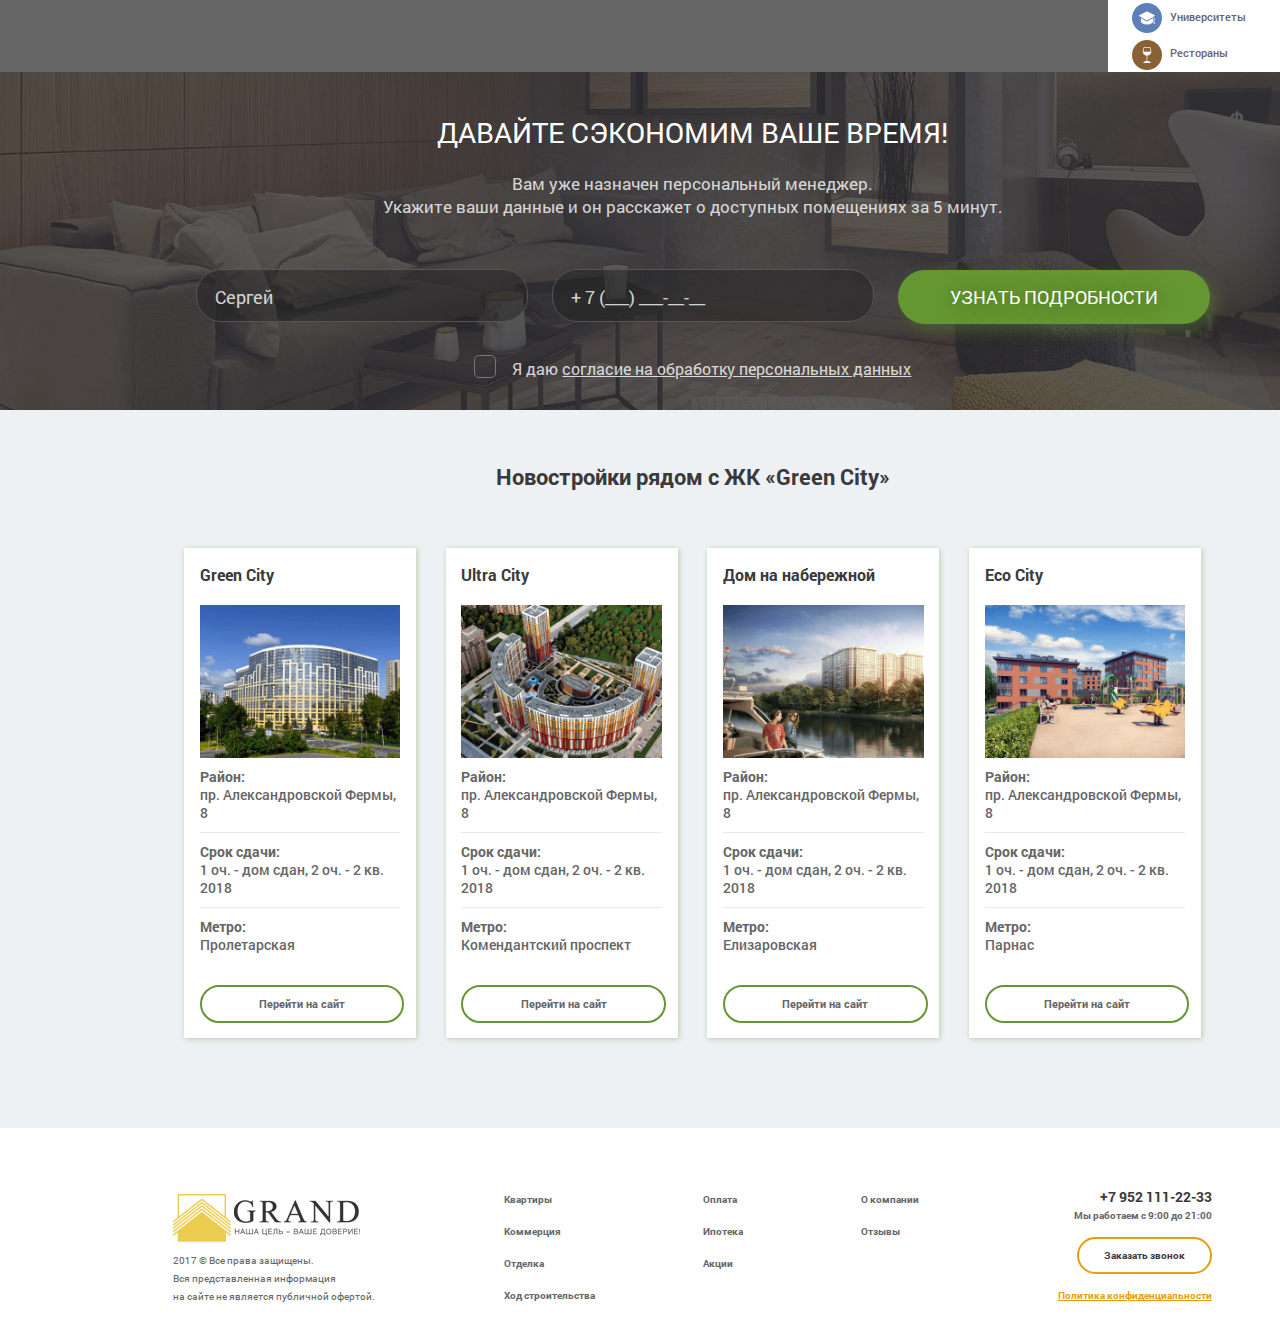
<file: commerce.html>
<!DOCTYPE html>
<html lang="ru">
  	<head>
	    <meta charset="utf-8">
	    <meta name="viewport" content="width=device-width, initial-scale=1.0">
	    <title>Green City</title>
	    <link href="style.css" rel="stylesheet">
	    <link href="css/flats.css" rel="stylesheet">
	    <link href="css/commerce.css" rel="stylesheet">
		<link href="css/style-font.css" rel="stylesheet">
		<script src="js/jquery-1.7.2.min.js" type="text/javascript"></script>
		<script src="js/resize.js"></script>
		<script src="js/maskinput.js"></script>
  	</head>
<body>
		<div class="opacity">
			<!-- header -->
	 		<nav class="site-nav">

			  <div class="menu-toggle">
			    <div class="hamburger"></div>
			  </div>

			  <ul class="open desktop">
			    <a href="index.html">
		 			<li>
		 				Главная
		 			</li>
		 		</a>

		 		<a href="flats.html">
		 			<li>
		 				Квартиры
		 			</li>
		 		</a>

		 		<a href="commerce.html">
		 			<li>
		 				Коммерция
		 			</li>
		 		</a>

		 		<a href="decoration.html">
		 			<li>
		 				Отделка
		 			</li>
		 		</a>

		 		<a href="building.html">
		 			<li>
		 				Ход строительства
		 			</li>
		 		</a>

		 		<a href="payment.html">
		 			<li>
		 				Оплата
		 			</li>
		 		</a>

		 		<a href="credit.html">
		 			<li>
		 				Ипотека
		 			</li>
		 		</a>

		 		<a href="discount.html">
		 			<li>
		 				Акции и скидки
		 			</li>
		 		</a>

		 		<a href="about.html">
		 			<li>
		 				О застройщике
		 			</li>
		 		</a>

		 		<a href="feedback.html">
		 			<li>
		 				Отзывы
		 			</li>
		 		</a>
			    
			  </ul>
			</nav>
	 		<header class="header">
	 			<div class="center-block">
	 				<div class="left-center-block">

	 					<a class="green-city" href="#">
	 						<img src="img/city-logo.png" alt="not-image">
	 					</a>

	 					<a class="town" href="#">
	 						<img src="img/town-logo.png" alt="not-image">
	 					</a>

	 					<div class="block-right-header">
		 					<a class="grand" href="#">
		 						<img src="img/grand-logo.png" alt="not-image">
		 						<img src="img/text-grand-logo.png" alt="not-image">
		 					</a>

		 					<span class="description-header">
		 						Центр новостроек <br>	 в Санкт-Петербурге
		 					</span>
	 					</div>

	 					<div class="header-block-phone-time">
	 						<span class="header-phone">
	 							+7 952 111-22-33
	 						</span>

	 						<span class="header-time">
	 							Мы работаем с 9:00 до 21:00 
	 						</span>
	 					</div> 
	 					<span class="btn btn-header-call-back">
	 						Заказать звонок
	 					</span>
	 				</div>
	 			</div>
	 		</header>
	 		<!-- end-header -->
			
	 		<!-- one-section -->
	 		<section class="one-section-flat section-wide">

		 		<!-- menu -->
		 		<nav class="bg-menu-header">
		 			<div class="center-block">
		 				<div class="left-center-block">
		 					<ul class="menu-header">
		 						<a href="index.html">
		 							<li>
		 								Главная
		 							</li>
		 						</a>

		 						<a href="flats.html">
		 							<li>
		 								Квартиры
		 							</li>
		 						</a>

		 						<a href="commerce.html">
		 							<li>
		 								Коммерция
		 							</li>
		 						</a>

		 						<a href="decoration.html">
		 							<li>
		 								Отделка
		 							</li>
		 						</a>

		 						<a href="building.html">
		 							<li>
		 								Ход строительства
		 							</li>
		 						</a>

		 						<a href="payment.html">
		 							<li>
		 								Оплата
		 							</li>
		 						</a>

		 						<a href="credit.html">
		 							<li>
		 								Ипотека
		 							</li>
		 						</a>

		 						<a href="discount.html">
		 							<li>
		 								Акции и скидки
		 							</li>
		 						</a>

		 						<a href="about.html">
		 							<li>
		 								О застройщике
		 							</li>
		 						</a>

		 						<a href="feedback.html">
		 							<li>
		 								Отзывы
		 							</li>
		 						</a>
		 					</ul>
		 				</div>
		 			</div>
		 		</nav>
		 		<!-- end-menu -->
		 	</section>

				<section class="third-section section-wide">
					<a href="">
						<div class="b-favorites">
							<img src="img/icon-favorites.png" alt="">
							Избранное
						</div>
					</a>
					<div class="center-block">	
						<h2>Коммерческие помещения в ЖК Green City</h2>
						<p>В условиях развития современного бизнеса коммерческая недвижимость с каждым днем приобретает популярность. Если вы серьезно настроены на счет своего дела, вам следует задуматься о приобретении помещения отличного качества под бизнес. У нас вы можете купить помещение под бизнес в СПБ в Невском районе по наиболее демократичной стоимости, как для города, так и по региону.
						</p>
						<div class="b-proposals">
							<div class="b-option">
								<h3>Помещение №1</h3>
								<div class="image">
									<img src="img/flat-2.png" alt="">
								</div>
								<div class="b-square">
									<div class="desc-left">
										<span>Общая площадь:</span> <br>	
										63 м<sup>2</sup>
									</div>
									<div class="desc-right">	
										<span>Этаж:</span> <br>	
										1
									</div>
								</div>
								<div class="b-price">
									<h3>3 567 000 руб.</h3>
								</div>
								<div class="btn btn-more">Посмотреть подробно</div>
							</div>	
							<div class="b-option">
								<h3>Помещение №2</h3>
								<div class="image">
									<img src="img/flat-1.png" alt="">
								</div>
								<div class="b-square">
									<div class="desc-left">
										<span>Общая площадь:</span> <br>	
										46 м<sup>2</sup>
									</div>
									<div class="desc-right">	
										<span>Этаж:</span> <br>	
										1
									</div>
								</div>
								<div class="b-price">
									<h3>2 567 000 руб.</h3>
								</div>
								<div class="btn btn-more">Посмотреть подробно</div>
							</div>
							<div class="b-option">
								<h3>Помещение №3</h3>
								<div class="image">
									<img src="img/flat-2.png" alt="">
								</div>
								<div class="b-square">
									<div class="desc-left">
										<span>Общая площадь:</span> <br>	
										63 м<sup>2</sup>
									</div>
									<div class="desc-right">	
										<span>Этаж:</span> <br>	
										1
									</div>
								</div>
								<div class="b-price">
									<h3>3 567 000 руб.</h3>
								</div>
								<div class="btn btn-more">Посмотреть подробно</div>
							</div>
							<div class="b-option">
								<h3>Помещение №4</h3>
								<div class="image">
									<img src="img/flat-3.png" alt="">
								</div>
								<div class="b-square">
									<div class="desc-left">
										<span>Общая площадь:</span> <br>	
										98 м<sup>2</sup>
									</div>
									<div class="desc-right">	
										<span>Этаж:</span> <br>	
										1
									</div>
								</div>
								<div class="b-price">
									<h3>4 567 000 руб.</h3>
								</div>
								<div class="btn btn-more">Посмотреть подробно</div>
							</div>
						</div>
					</div>	
				</section>
				
				<section class="sixth-section section-wide">
					<div class="center-block">
						<h2>Инфраструктура ЖК Green City</h2>
					</div>
					<div class="b-map">
						<div class="map">
							
						</div>
						<div class="map-options">
							<div class="opt">
								<img src="img/map-icon-1.png" alt="">
								Отобразить все
							</div>
							<div class="opt">
								<img src="img/map-icon-2.png" alt="">
								Школы
							</div>
							<div class="opt">
								<img src="img/map-icon-3.png" alt="">
								Детские сады
							</div>
							<div class="opt">
								<img src="img/map-icon-4.png" alt="">
								Магазины
							</div>
							<div class="opt">
								<img src="img/map-icon-5.png" alt="">
								Детские площадки
							</div>
							<div class="opt">
								<img src="img/map-icon-6.png" alt="">
								Парки и скверы
							</div>
							<div class="opt">
								<img src="img/map-icon-7.png" alt="">
								Кафе
							</div>
							<div class="opt">
								<img src="img/map-icon-8.png" alt="">
								Клубы
							</div>
							<div class="opt">
								<img src="img/map-icon-9.png" alt="">
								Кинотеатры
							</div>
							<div class="opt">
								<img src="img/map-icon-10.png" alt="">
								Банки и банкоматы
							</div>
							<div class="opt">
								<img src="img/map-icon-11.png" alt="">
								Парковки
							</div>
							<div class="opt">
								<img src="img/map-icon-12.png" alt="">
								Метро
							</div>
							<div class="opt">
								<img src="img/map-icon-13.png" alt="">
								Аптеки
							</div>
							<div class="opt">
								<img src="img/map-icon-14.png" alt="">
								Салоны красоты
							</div>
							<div class="opt">
								<img src="img/map-icon-15.png" alt="">
								АЗС
							</div>
							<div class="opt">
								<img src="img/map-icon-16.png" alt="">
								Поликлинники и больницы	
							</div>
							<div class="opt">
								<img src="img/map-icon-17.png" alt="">
								Фитнес центры
							</div>
							<div class="opt">
								<img src="img/map-icon-18.png" alt="">
								Университеты
							</div>
							<div class="opt">
								<img src="img/map-icon-19.png" alt="">
								Рестораны
							</div>
						</div>
					</div>
				</section>

				<section class="fourth-section section-wide">
					<div class="center-block">
						<h2>
							Давайте сэкономим ваше время!
						</h2>
						<p>
							Вам уже назначен персональный менеджер. <br>	
							Укажите ваши данные и он расскажет о доступных помещениях за 5 минут.
						</p>
						<form action="#">
						  <input type="text" id="username" name="username" placeholder="Сергей">
						  <input type="tel" id="tel" name="usrtel" placeholder="+ 7 (___) ___-__-__">
						  <input type="submit" class="btn btn-submit" value="Узнать подробности">
						</form>
						<svg xmlns="http://www.w3.org/2000/svg" style="display: none">
						  <symbol id="checkmark" viewBox="0 0 24 24">
						    <path stroke-linecap="round" stroke-miterlimit="10" fill="none"  d="M22.9 3.7l-15.2 16.6-6.6-7.1">
						    </path>
						  </symbol>
						</svg>

						<div class="promoted-checkbox">
						    <input id="tmp" type="checkbox" class="promoted-input-checkbox"/>
						    <label for="tmp">
						      <svg><use xlink:href="#checkmark" /></svg>      
						      Я даю <span>согласие на обработку персональных данных</span>   
						    </label>
						</div>
					</div>
				</section>
				
				<section class="thirteenth-section section-wide">
					<div class="center-block">	
						<h2>Новостройки рядом с ЖК «Green City»</h2>
						<div class="b-complex">
							<h4>Green City</h4>	
							<img src="img/complex-1.png" alt="">
							<div class="desc-complex">
								Район: <br>	  
								<span>пр. Александровской Фермы, 8</span>
							</div>
							<div class="desc-complex">
								Срок сдачи: <br>	  
								<span>1 оч. - дом сдан, 2 оч. - 2 кв. 2018</span>
							</div>
							<div class="desc-complex">
								Метро:  <br>	
								<span>Пролетарская </span>
							</div>
							<div class="btn-special">
								Перейти на сайт
							</div>
						</div>
						<div class="b-complex">
							<h4>Ultra City</h4>	
							<img src="img/complex-2.png" alt="">
							<div class="desc-complex">
								Район: <br>	  
								<span>пр. Александровской Фермы, 8</span>
							</div>
							<div class="desc-complex">
								Срок сдачи: <br>	  
								<span>1 оч. - дом сдан, 2 оч. - 2 кв. 2018</span>
							</div>
							<div class="desc-complex">
								Метро: <br>	  
								<span>Комендантский проспект </span>
							</div>
							<div class="btn-special">
								Перейти на сайт
							</div>
						</div>
						<div class="b-complex">
							<h4>Дом на набережной</h4>	
							<img src="img/complex-3.png" alt="">
							<div class="desc-complex">
								Район: <br>	  
								<span>пр. Александровской Фермы, 8</span>
							</div>
							<div class="desc-complex">
								Срок сдачи: <br>	  
								<span>1 оч. - дом сдан, 2 оч. - 2 кв. 2018</span>
							</div>
							<div class="desc-complex">
								Метро: <br>	  
								<span>Елизаровская</span>
							</div>
							<div class="btn-special">
								Перейти на сайт
							</div>
						</div>
						<div class="b-complex">
							<h4>Eco City</h4>	
							<img src="img/complex-4.png" alt="">
							<div class="desc-complex">
								Район: <br>	  
								<span>пр. Александровской Фермы, 8</span>
							</div>
							<div class="desc-complex">
								Срок сдачи: <br>	  
								<span>1 оч. - дом сдан, 2 оч. - 2 кв. 2018</span>
							</div>
							<div class="desc-complex">
								Метро: <br>	  
								<span>Парнас </span>
							</div>
							<div class="btn-special">
								Перейти на сайт
							</div>
						</div>
					</div>
				</section>

		 		<section class="footer section-wide">
					<div class="center-block">
						<div class="b-logo">
							<a class="grand" href="#">
			 					<img src="img/grand-logo.png" alt="not-image">
			 					<img src="img/text-grand-logo.png" alt="not-image">
			 				</a>	
							<p>2017 © Все права защищены. <br>	
							Вся представленная информация <br>	
							на сайте не является публичной офертой.</p>
						</div>
						<div class="links">   
							<a href="#">Квартиры</a><br>	 
							<a href="#">Коммерция</a><br>	
							<a href="#">Отделка</a><br>	
							<a href="#">Ход строительства</a>
						</div>
						<div class="links">  
							<a href="#">Оплата</a><br>	
							<a href="#">Ипотека</a><br>	
							<a href="#">Акции</a><br>	
						</div>
						<div class="links">
							<a href="#">О компании</a><br>	
							<a href="#">Отзывы</a><br>	
						</div>
						<div class="b-phone">
							<h3>+7 952 111-22-33</h3>
							<p>Мы работаем с 9:00 до 21:00 </p>
							<div class="btn-special">Заказать звонок</div> <br>	
							<a href="">Политика конфиденциальности</a>
						</div>
					</div>
				</section>
		</div>	
</body>
<script type="text/javascript">
	jQuery(function($){
	   $("#tel").mask("+ 7 (999) 999-99-99");
	});
</script>
</html>
</file>
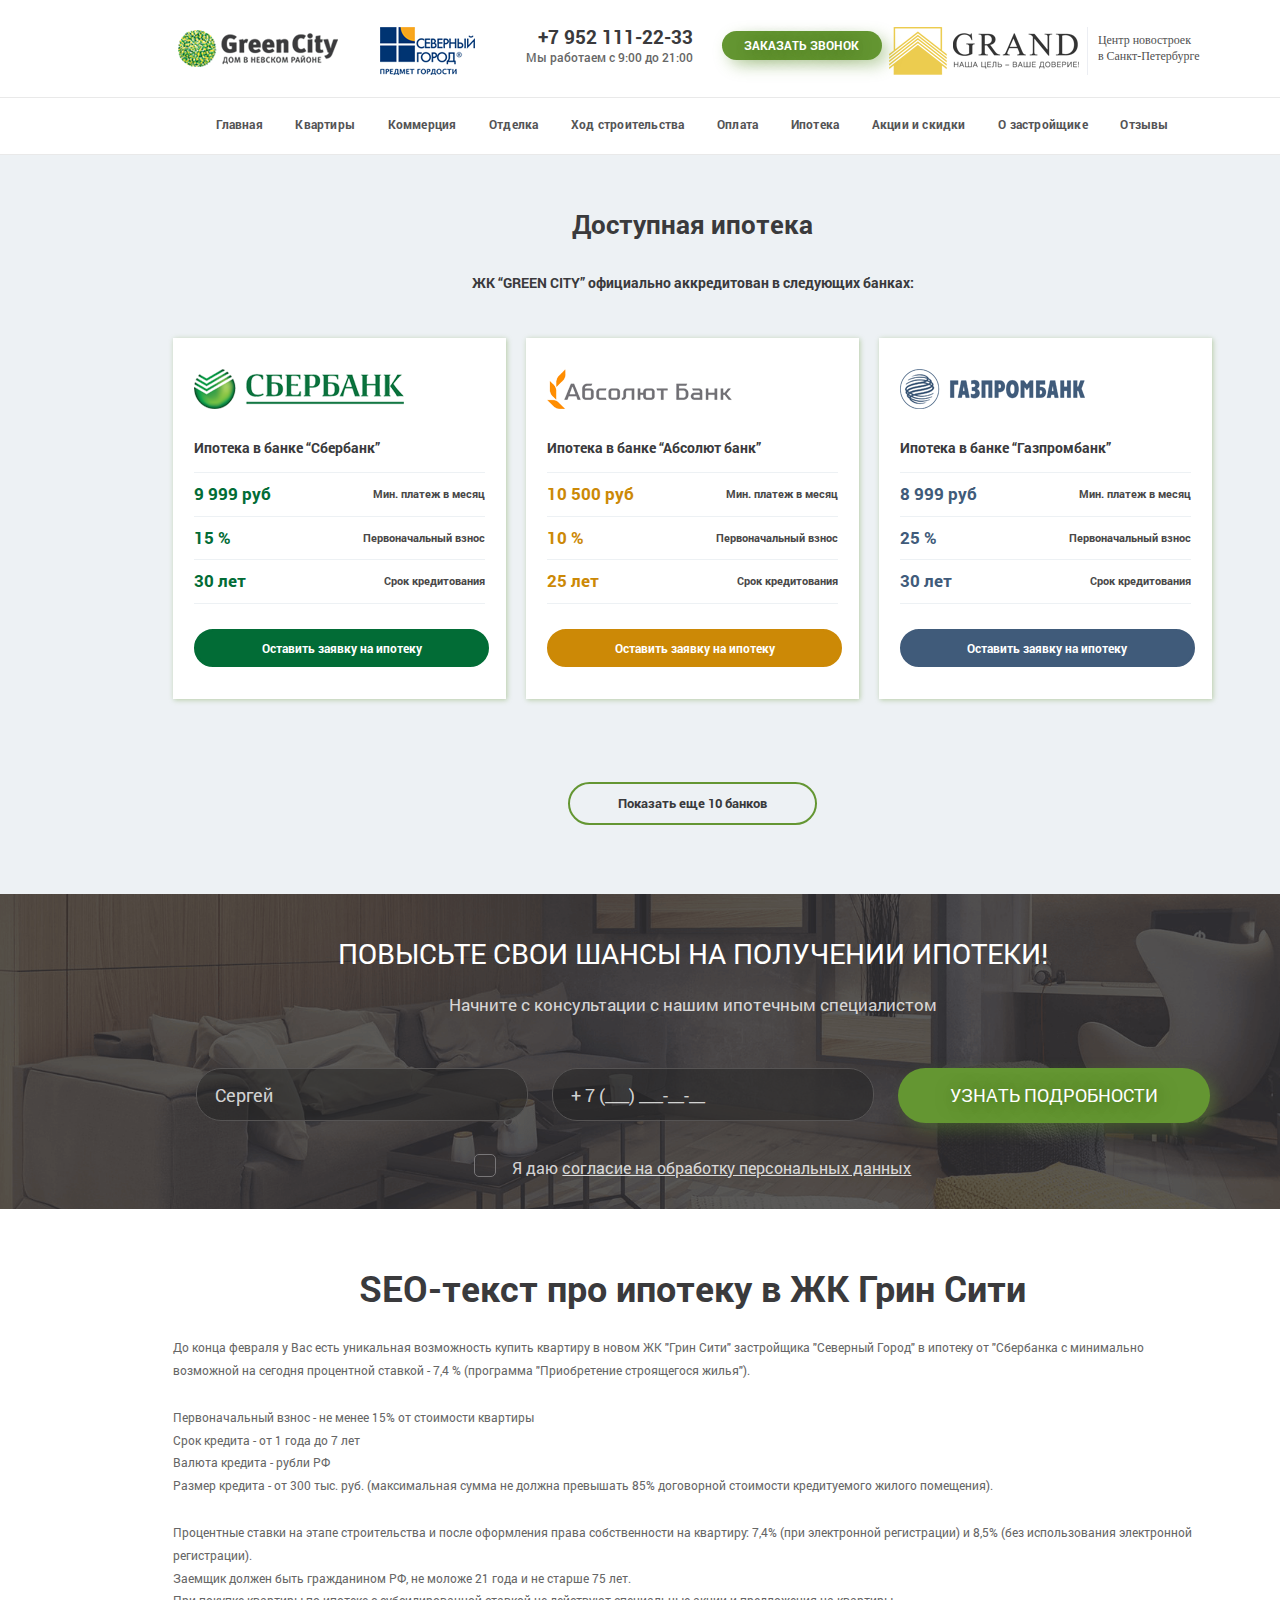
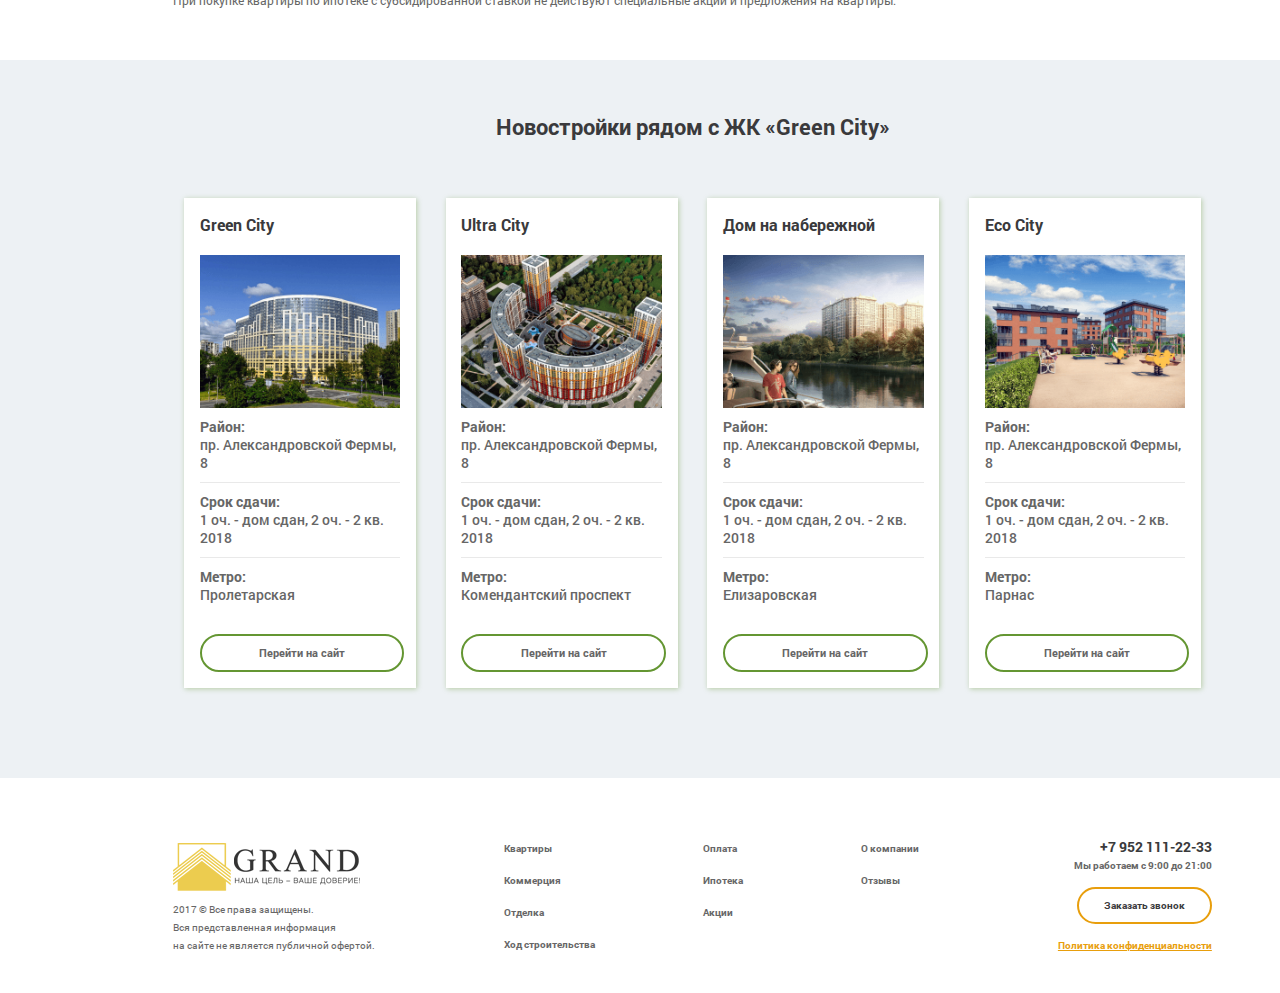
<file: credit.html>
<!DOCTYPE html>
<html lang="ru">
  	<head>
	    <meta charset="utf-8">
	    <meta name="viewport" content="width=device-width, initial-scale=1.0">
	    <title>Green City</title>
	    <link href="style.css" rel="stylesheet">
	    <link href="css/flats.css" rel="stylesheet">
	    <link href="css/commerce.css" rel="stylesheet">
	    <link href="css/credit.css" rel="stylesheet">
		<link href="css/style-font.css" rel="stylesheet">
		<script src="js/jquery-1.7.2.min.js" type="text/javascript"></script>
		<script src="js/resize.js"></script>
		<script src="js/maskinput.js"></script>
  	</head>
<body>
		<div class="opacity">
			<!-- header -->
	 		<nav class="site-nav">

			  <div class="menu-toggle">
			    <div class="hamburger"></div>
			  </div>

			  <ul class="open desktop">
			    <a href="index.html">
		 			<li>
		 				Главная
		 			</li>
		 		</a>

		 		<a href="flats.html">
		 			<li>
		 				Квартиры
		 			</li>
		 		</a>

		 		<a href="commerce.html">
		 			<li>
		 				Коммерция
		 			</li>
		 		</a>

		 		<a href="decoration.html">
		 			<li>
		 				Отделка
		 			</li>
		 		</a>

		 		<a href="building.html">
		 			<li>
		 				Ход строительства
		 			</li>
		 		</a>

		 		<a href="payment.html">
		 			<li>
		 				Оплата
		 			</li>
		 		</a>

		 		<a href="credit.html">
		 			<li>
		 				Ипотека
		 			</li>
		 		</a>

		 		<a href="discount.html">
		 			<li>
		 				Акции и скидки
		 			</li>
		 		</a>

		 		<a href="about.html">
		 			<li>
		 				О застройщике
		 			</li>
		 		</a>

		 		<a href="feedback.html">
		 			<li>
		 				Отзывы
		 			</li>
		 		</a>
			    
			  </ul>
			</nav>
	 		<header class="header">
	 			<div class="center-block">
	 				<div class="left-center-block">

	 					<a class="green-city" href="#">
	 						<img src="img/city-logo.png" alt="not-image">
	 					</a>

	 					<a class="town" href="#">
	 						<img src="img/town-logo.png" alt="not-image">
	 					</a>

	 					<div class="block-right-header">
		 					<a class="grand" href="#">
		 						<img src="img/grand-logo.png" alt="not-image">
		 						<img src="img/text-grand-logo.png" alt="not-image">
		 					</a>

		 					<span class="description-header">
		 						Центр новостроек <br>	 в Санкт-Петербурге
		 					</span>
	 					</div>

	 					<div class="header-block-phone-time">
	 						<span class="header-phone">
	 							+7 952 111-22-33
	 						</span>

	 						<span class="header-time">
	 							Мы работаем с 9:00 до 21:00 
	 						</span>
	 					</div> 
	 					<span class="btn btn-header-call-back">
	 						Заказать звонок
	 					</span>
	 				</div>
	 			</div>
	 		</header>
	 		<!-- end-header -->
			
	 		<!-- one-section -->
	 		<section class="one-section-flat section-wide">

		 		<!-- menu -->
		 		<nav class="bg-menu-header">
		 			<div class="center-block">
		 				<div class="left-center-block">
		 					<ul class="menu-header">
		 						<a href="index.html">
		 							<li>
		 								Главная
		 							</li>
		 						</a>

		 						<a href="flats.html">
		 							<li>
		 								Квартиры
		 							</li>
		 						</a>

		 						<a href="commerce.html">
		 							<li>
		 								Коммерция
		 							</li>
		 						</a>

		 						<a href="decoration.html">
		 							<li>
		 								Отделка
		 							</li>
		 						</a>

		 						<a href="building.html">
		 							<li>
		 								Ход строительства
		 							</li>
		 						</a>

		 						<a href="payment.html">
		 							<li>
		 								Оплата
		 							</li>
		 						</a>

		 						<a href="credit.html">
		 							<li>
		 								Ипотека
		 							</li>
		 						</a>

		 						<a href="discount.html">
		 							<li>
		 								Акции и скидки
		 							</li>
		 						</a>

		 						<a href="about.html">
		 							<li>
		 								О застройщике
		 							</li>
		 						</a>

		 						<a href="feedback.html">
		 							<li>
		 								Отзывы
		 							</li>
		 						</a>
		 					</ul>
		 				</div>
		 			</div>
		 		</nav>
		 		<!-- end-menu -->
		 	</section>
				

			<section class="eleventh-section section-wide">
				<div class="center-block">	
					<h2>Доступная ипотека</h2>
					<p>ЖК “GREEN CITY” официально аккредитован в следующих банках:</p>
					<div class="b-bank b-bank-1">
						<img src="img/bank-1.png" alt="">
						<p>Ипотека в банке “Сбербанк”</p>
						<div class="line-info">
							9 999 руб
							<span>Мин. платеж в месяц</span>
						</div>
						<div class="line-info">
							15 %
							<span>Первоначальный взнос</span> 
						</div>
						<div class="line-info">
							30 лет
							<span>Срок кредитования</span>
						</div>
						<div class="btn-special">Оставить заявку на ипотеку</div>
					</div>
					<div class="b-bank b-bank-2">
						<img src="img/bank-2.png" alt="">
						<p>Ипотека в банке “Абсолют банк”</p>
						<div class="line-info">
							10 500 руб 
							<span>Мин. платеж в месяц</span>
						</div>
						<div class="line-info">
							10 % 
							<span>Первоначальный взнос</span> 
						</div>
						<div class="line-info">
							25 лет
							<span>Срок кредитования</span>
						</div>
						<div class="btn-special">Оставить заявку на ипотеку</div>
					</div>
					<div class="b-bank b-bank-3">
						<img src="img/bank-3.png" alt="">
						<p>Ипотека в банке “Газпромбанк”</p>
						<div class="line-info">
							8 999 руб 
							<span>Мин. платеж в месяц</span>
						</div>
						<div class="line-info">
							25 % 
							<span>Первоначальный взнос</span> 
						</div>
						<div class="line-info">
							30 лет
							<span>Срок кредитования</span>
						</div>
						<div class="btn-special">Оставить заявку на ипотеку</div>
					</div>
					<div class="btn-special btn-proposal">Показать еще 10 банков</div>
				</div>
			</section>

			<section class="fourth-section section-wide">
					<div class="center-block">
						<h2>
							Повысьте свои шансы на получении ипотеки!
						</h2>
						<p>
							Начните с консультации с нашим ипотечным специалистом
						</p>
						<form action="#">
						  <input type="text" id="username" name="username" placeholder="Сергей">
						  <input type="tel" id="tel" name="usrtel" placeholder="+ 7 (___) ___-__-__">
						  <input type="submit" class="btn btn-submit" value="Узнать подробности">
						</form>
						<svg xmlns="http://www.w3.org/2000/svg" style="display: none">
						  <symbol id="checkmark" viewBox="0 0 24 24">
						    <path stroke-linecap="round" stroke-miterlimit="10" fill="none"  d="M22.9 3.7l-15.2 16.6-6.6-7.1">
						    </path>
						  </symbol>
						</svg>

						<div class="promoted-checkbox">
						    <input id="tmp" type="checkbox" class="promoted-input-checkbox"/>
						    <label for="tmp">
						      <svg><use xlink:href="#checkmark" /></svg>      
						      Я даю <span>согласие на обработку персональных данных</span>   
						    </label>
						</div>
					</div>
			</section>

			<section class="fifth-section section-wide">
					<div class="center-block">
						<div class="b-about">
							<div class="text-about">
								<h3>SEO-текст про ипотеку в ЖК Грин Сити</h3>
								<p>До конца февраля у Вас есть уникальная возможность купить квартиру в новом ЖК "Грин Сити" застройщика "Северный Город" в ипотеку от "Сбербанка с минимально возможной на сегодня процентной ставкой - 7,4 % (программа "Приобретение строящегося жилья").</p>	
								<p>Первоначальный взнос - не менее 15% от стоимости квартиры <br>
								Срок кредита - от 1 года до 7 лет <br>
								Валюта кредита - рубли РФ <br>
								Размер кредита - от 300 тыс. руб. (максимальная сумма не должна превышать 85% договорной стоимости кредитуемого жилого помещения).</p>
								<p>Процентные ставки на этапе строительства и после оформления права собственности на квартиру: 7,4% (при электронной регистрации) и 8,5% (без использования электронной регистрации). <br>
								Заемщик должен быть гражданином РФ, не моложе 21 года и не старше 75 лет. <br>
								При покупке квартиры по ипотеке с субсидированной ставкой не действуют специальные акции и предложения на квартиры.</p>
							</div>
						</div>
					</div>
			</section>

			<section class="thirteenth-section section-wide">
					<div class="center-block">	
						<h2>Новостройки рядом с ЖК «Green City»</h2>
						<div class="b-complex">
							<h4>Green City</h4>	
							<img src="img/complex-1.png" alt="">
							<div class="desc-complex">
								Район: <br>	  
								<span>пр. Александровской Фермы, 8</span>
							</div>
							<div class="desc-complex">
								Срок сдачи: <br>	  
								<span>1 оч. - дом сдан, 2 оч. - 2 кв. 2018</span>
							</div>
							<div class="desc-complex">
								Метро:  <br>	
								<span>Пролетарская </span>
							</div>
							<div class="btn-special">
								Перейти на сайт
							</div>
						</div>
						<div class="b-complex">
							<h4>Ultra City</h4>	
							<img src="img/complex-2.png" alt="">
							<div class="desc-complex">
								Район: <br>	  
								<span>пр. Александровской Фермы, 8</span>
							</div>
							<div class="desc-complex">
								Срок сдачи: <br>	  
								<span>1 оч. - дом сдан, 2 оч. - 2 кв. 2018</span>
							</div>
							<div class="desc-complex">
								Метро: <br>	  
								<span>Комендантский проспект </span>
							</div>
							<div class="btn-special">
								Перейти на сайт
							</div>
						</div>
						<div class="b-complex">
							<h4>Дом на набережной</h4>	
							<img src="img/complex-3.png" alt="">
							<div class="desc-complex">
								Район: <br>	  
								<span>пр. Александровской Фермы, 8</span>
							</div>
							<div class="desc-complex">
								Срок сдачи: <br>	  
								<span>1 оч. - дом сдан, 2 оч. - 2 кв. 2018</span>
							</div>
							<div class="desc-complex">
								Метро: <br>	  
								<span>Елизаровская</span>
							</div>
							<div class="btn-special">
								Перейти на сайт
							</div>
						</div>
						<div class="b-complex">
							<h4>Eco City</h4>	
							<img src="img/complex-4.png" alt="">
							<div class="desc-complex">
								Район: <br>	  
								<span>пр. Александровской Фермы, 8</span>
							</div>
							<div class="desc-complex">
								Срок сдачи: <br>	  
								<span>1 оч. - дом сдан, 2 оч. - 2 кв. 2018</span>
							</div>
							<div class="desc-complex">
								Метро: <br>	  
								<span>Парнас </span>
							</div>
							<div class="btn-special">
								Перейти на сайт
							</div>
						</div>
					</div>
			</section>

		 	<section class="footer section-wide">
					<div class="center-block">
						<div class="b-logo">
							<a class="grand" href="#">
			 					<img src="img/grand-logo.png" alt="not-image">
			 					<img src="img/text-grand-logo.png" alt="not-image">
			 				</a>	
							<p>2017 © Все права защищены. <br>	
							Вся представленная информация <br>	
							на сайте не является публичной офертой.</p>
						</div>
						<div class="links">   
							<a href="#">Квартиры</a><br>	 
							<a href="#">Коммерция</a><br>	
							<a href="#">Отделка</a><br>	
							<a href="#">Ход строительства</a>
						</div>
						<div class="links">  
							<a href="#">Оплата</a><br>	
							<a href="#">Ипотека</a><br>	
							<a href="#">Акции</a><br>	
						</div>
						<div class="links">
							<a href="#">О компании</a><br>	
							<a href="#">Отзывы</a><br>	
						</div>
						<div class="b-phone">
							<h3>+7 952 111-22-33</h3>
							<p>Мы работаем с 9:00 до 21:00 </p>
							<div class="btn-special">Заказать звонок</div> <br>	
							<a href="">Политика конфиденциальности</a>
						</div>
					</div>
				</section>
		</div>	
</body>
<script type="text/javascript">
	jQuery(function($){
	   $("#tel").mask("+ 7 (999) 999-99-99");
	});
</script>
</html>
</file>
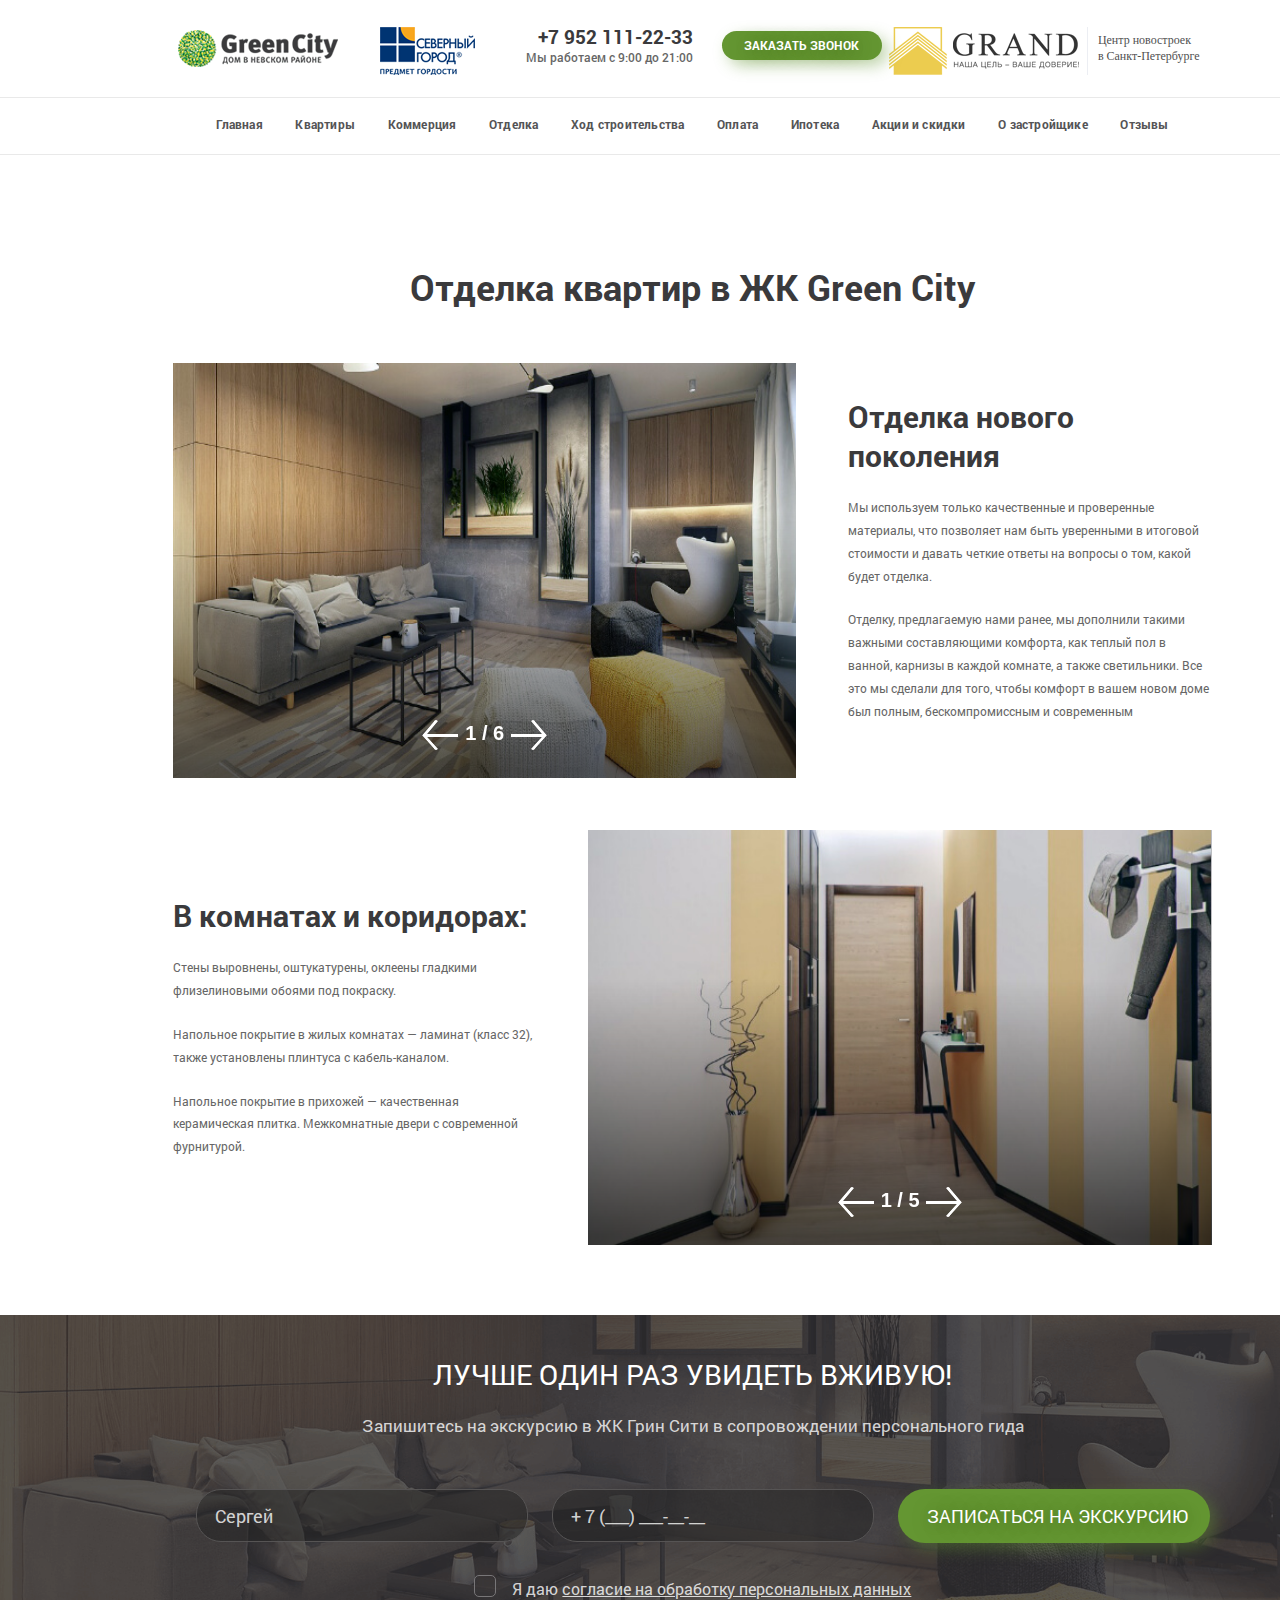
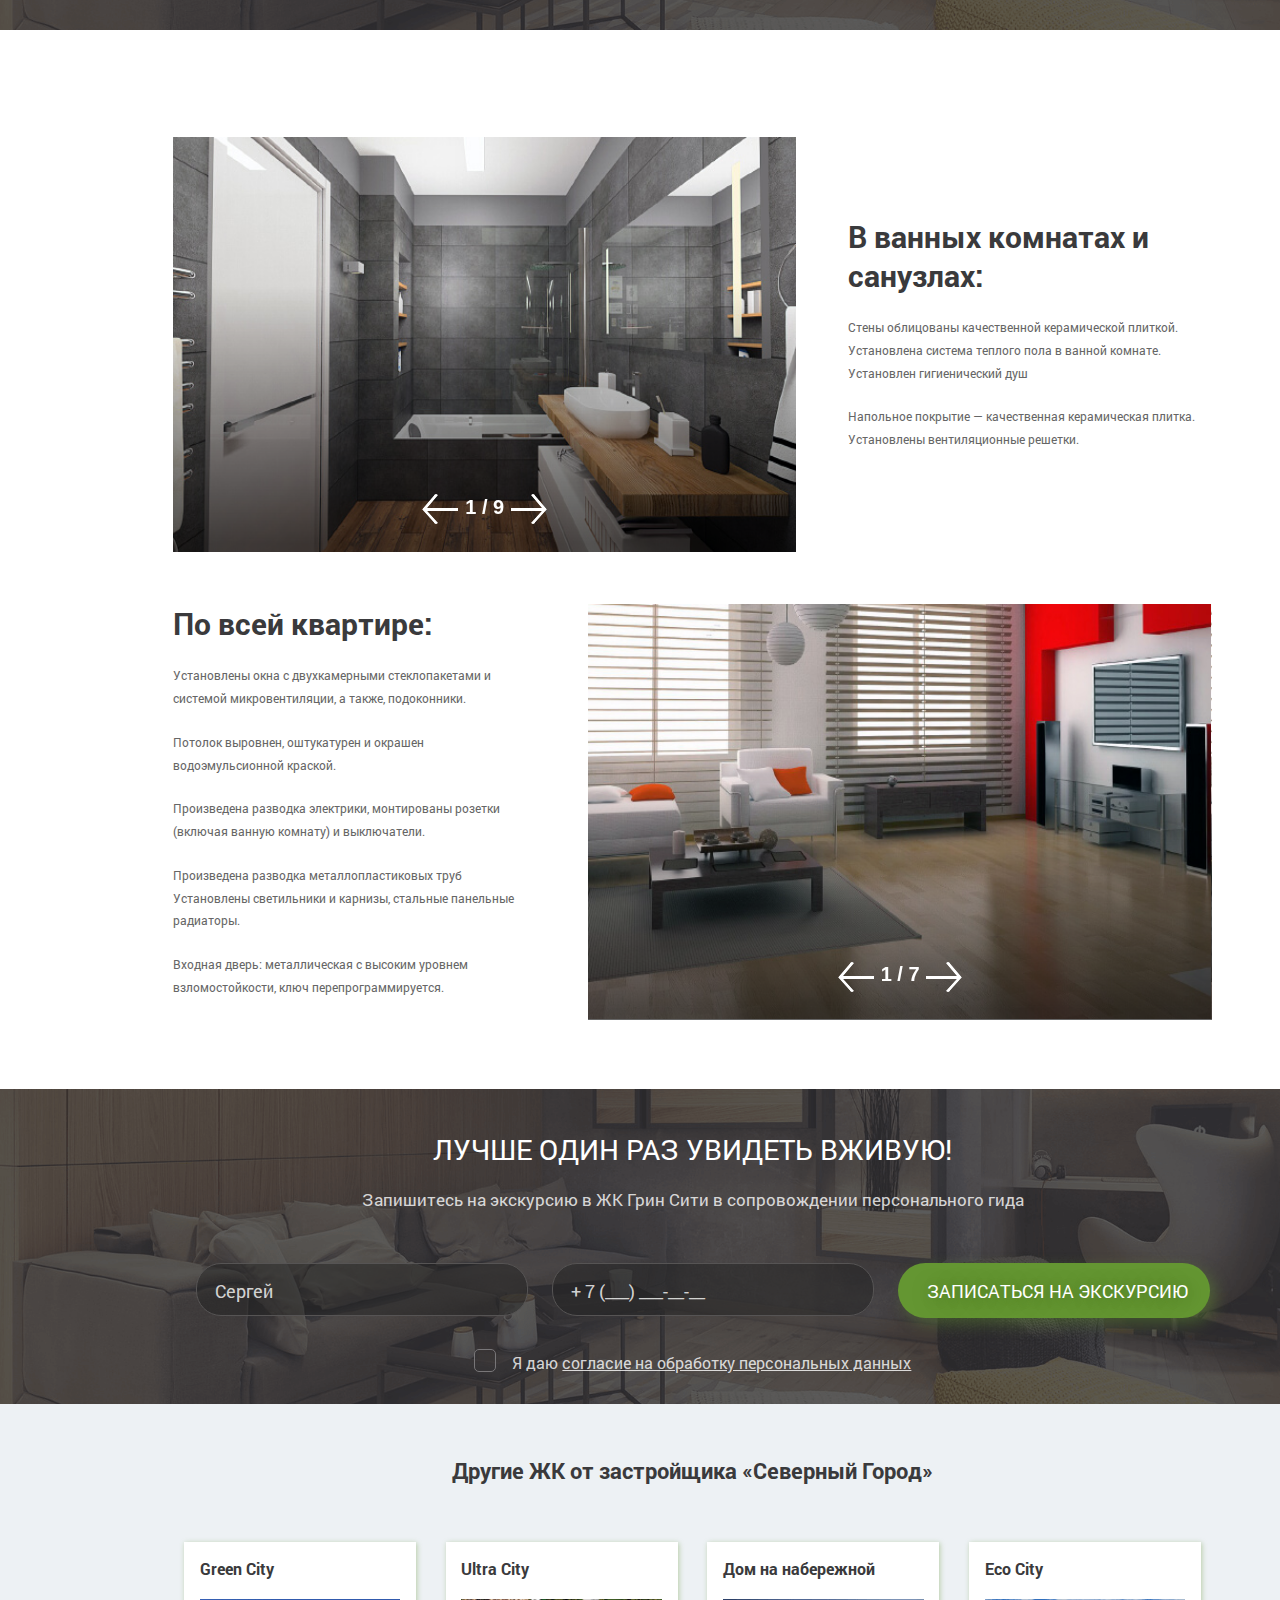
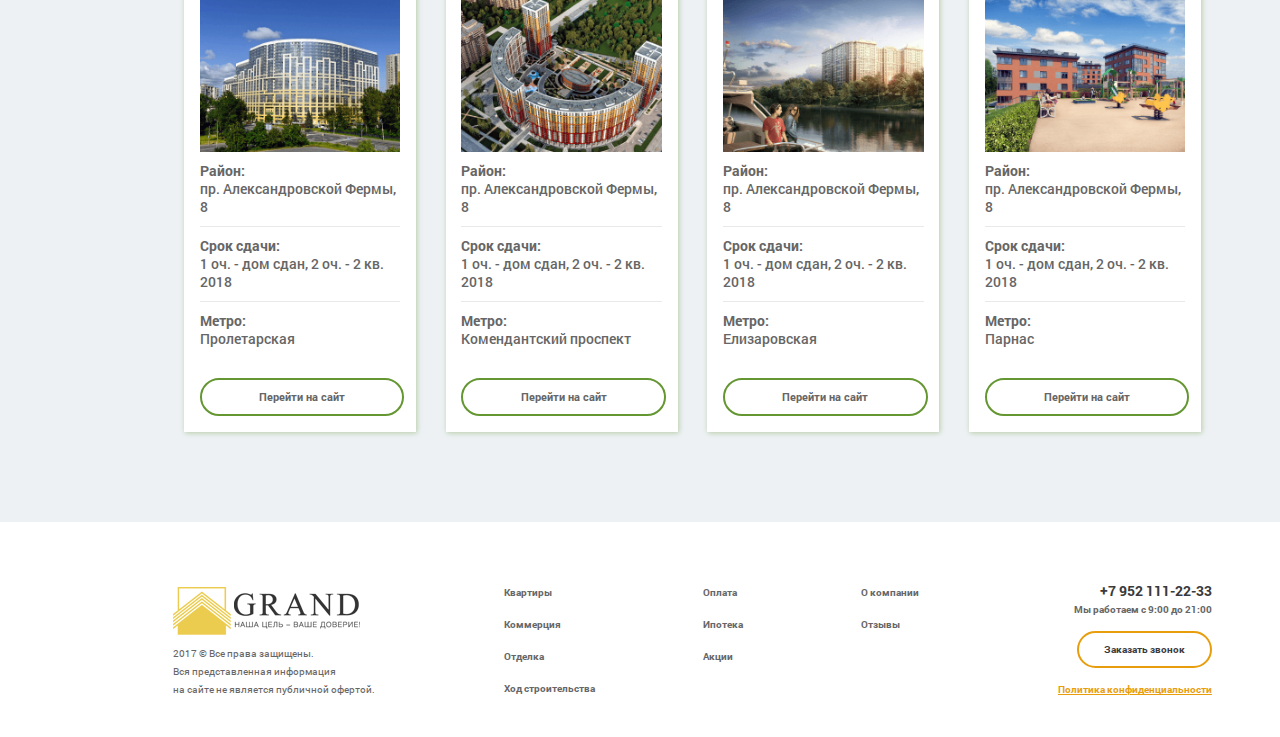
<file: decoration.html>
<!DOCTYPE html>
<html lang="ru">
  	<head>
	    <meta charset="utf-8">
	    <meta name="viewport" content="width=device-width, initial-scale=1.0">
	    <title>Green City</title>
	    <link href="style.css" rel="stylesheet">
	    <link href="css/commerce.css" rel="stylesheet">
	    <link href="css/decoration.css" rel="stylesheet">
	    <link href="css/payment.css" rel="stylesheet">
		<link href="css/style-font.css" rel="stylesheet">
		<script src="js/jquery-1.7.2.min.js" type="text/javascript"></script>
		<link href="css/jquery.bxslider.css" rel="stylesheet" />
		<script src="js/jquery.bxslider.js"></script>
		<script src="js/bxslider-simple.js"></script>
		<script src="js/resize.js"></script>
		<script src="js/maskinput.js"></script>
  	</head>
<body>
		<div class="opacity">
	 		<!-- header -->
	 		<nav class="site-nav">

			  <div class="menu-toggle">
			    <div class="hamburger"></div>
			  </div>

			  <ul class="open desktop">
			    <a href="index.html">
		 			<li>
		 				Главная
		 			</li>
		 		</a>

		 		<a href="flats.html">
		 			<li>
		 				Квартиры
		 			</li>
		 		</a>

		 		<a href="commerce.html">
		 			<li>
		 				Коммерция
		 			</li>
		 		</a>

		 		<a href="decoration.html">
		 			<li>
		 				Отделка
		 			</li>
		 		</a>

		 		<a href="building.html">
		 			<li>
		 				Ход строительства
		 			</li>
		 		</a>

		 		<a href="payment.html">
		 			<li>
		 				Оплата
		 			</li>
		 		</a>

		 		<a href="credit.html">
		 			<li>
		 				Ипотека
		 			</li>
		 		</a>

		 		<a href="discount.html">
		 			<li>
		 				Акции и скидки
		 			</li>
		 		</a>

		 		<a href="about.html">
		 			<li>
		 				О застройщике
		 			</li>
		 		</a>

		 		<a href="feedback.html">
		 			<li>
		 				Отзывы
		 			</li>
		 		</a>
			    
			  </ul>
			</nav>
	 		<header class="header">
	 			<div class="center-block">
	 				<div class="left-center-block">

	 					<a class="green-city" href="#">
	 						<img src="img/city-logo.png" alt="not-image">
	 					</a>

	 					<a class="town" href="#">
	 						<img src="img/town-logo.png" alt="not-image">
	 					</a>

	 					<div class="block-right-header">
		 					<a class="grand" href="#">
		 						<img src="img/grand-logo.png" alt="not-image">
		 						<img src="img/text-grand-logo.png" alt="not-image">
		 					</a>

		 					<span class="description-header">
		 						Центр новостроек <br>	 в Санкт-Петербурге
		 					</span>
	 					</div>

	 					<div class="header-block-phone-time">
	 						<span class="header-phone">
	 							+7 952 111-22-33
	 						</span>

	 						<span class="header-time">
	 							Мы работаем с 9:00 до 21:00 
	 						</span>
	 					</div> 
	 					<span class="btn btn-header-call-back">
	 						Заказать звонок
	 					</span>
	 				</div>
	 			</div>
	 		</header>
	 		<!-- end-header -->
			
	 		<!-- one-section -->
	 		<section class="one-section-flat section-wide">

		 		<!-- menu -->
		 		<nav class="bg-menu-header">
		 			<div class="center-block">
		 				<div class="left-center-block">
		 					<ul class="menu-header">
		 						<a href="index.html">
		 							<li>
		 								Главная
		 							</li>
		 						</a>

		 						<a href="flats.html">
		 							<li>
		 								Квартиры
		 							</li>
		 						</a>

		 						<a href="commerce.html">
		 							<li>
		 								Коммерция
		 							</li>
		 						</a>

		 						<a href="decoration.html">
		 							<li>
		 								Отделка
		 							</li>
		 						</a>

		 						<a href="building.html">
		 							<li>
		 								Ход строительства
		 							</li>
		 						</a>

		 						<a href="payment.html">
		 							<li>
		 								Оплата
		 							</li>
		 						</a>

		 						<a href="credit.html">
		 							<li>
		 								Ипотека
		 							</li>
		 						</a>

		 						<a href="discount.html">
		 							<li>
		 								Акции и скидки
		 							</li>
		 						</a>

		 						<a href="about.html">
		 							<li>
		 								О застройщике
		 							</li>
		 						</a>

		 						<a href="feedback.html">
		 							<li>
		 								Отзывы
		 							</li>
		 						</a>
		 					</ul>
		 				</div>
		 			</div>
		 		</nav>
		 	</section>
		 		<!-- end-menu -->
		 	<section class="fifth-section section-wide">
				<div class="center-block">
					<h2>Отделка квартир в ЖК Green City</h2>
					<div class="b-about b-right">
						<div class="slider">
							<div class="about-slider">
								<a data-slide-index="0" href="img/slide1.jpg">
									<div>
										<img src="img/slide1.jpg" alt="not-image">
									</div>
								</a>
								<a data-slide-index="1" href="img/slide1.jpg">
									<div>
										<img src="img/slide1.jpg" alt="not-image">
									</div>
								</a>
								<a data-slide-index="2" href="img/slide1.jpg">
									<div>
										<img src="img/slide1.jpg" alt="not-image">
									</div>
								</a>
								<a data-slide-index="3" href="img/slide1.jpg">
									<div>
										<img src="img/slide1.jpg" alt="not-image">
									</div>
								</a>
								<a data-slide-index="4" href="img/slide1.jpg">
									<div>
										<img src="img/slide1.jpg" alt="not-image">
									</div>
								</a>
								<a data-slide-index="5" href="img/slide1.jpg">
									<div>
										<img src="img/slide1.jpg" alt="not-image">
									</div>
								</a>
							</div>
						</div>
						<div class="text-about">
							<h3>Отделка нового поколения</h3>
							<br>	
							<p>Мы используем только качественные и проверенные
							материалы, что позволяет нам быть уверенными в итоговой
							стоимости и давать четкие ответы на вопросы о том, какой
							будет отделка. </p> 
							<br>
							<p>Отделку, предлагаемую нами ранее, мы дополнили такими
							важными составляющими комфорта, как теплый пол в
							ванной, карнизы в каждой комнате, а также светильники.
							Все это мы сделали для того, чтобы комфорт в вашем новом
							доме был полным, бескомпромиссным и современным</p>
							<br>
						</div>
						<div class="slider">
							<div class="about-slider">
								<a data-slide-index="0" href="img/slide1.jpg">
									<div>
										<img src="img/slide1.jpg" alt="not-image">
									</div>
								</a>
								<a data-slide-index="1" href="img/slide1.jpg">
									<div>
										<img src="img/slide1.jpg" alt="not-image">
									</div>
								</a>
								<a data-slide-index="2" href="img/slide1.jpg">
									<div>
										<img src="img/slide1.jpg" alt="not-image">
									</div>
								</a>
								<a data-slide-index="3" href="img/slide1.jpg">
									<div>
										<img src="img/slide1.jpg" alt="not-image">
									</div>
								</a>
								<a data-slide-index="4" href="img/slide1.jpg">
									<div>
										<img src="img/slide1.jpg" alt="not-image">
									</div>
								</a>
								<a data-slide-index="5" href="img/slide1.jpg">
									<div>
										<img src="img/slide1.jpg" alt="not-image">
									</div>
								</a>
							</div>
						</div>
					</div>
					<div class="b-about">
						<div class="text-about">
							<h3>В комнатах и коридорах:</h3>
							<br>	
							<p>Стены выровнены, оштукатурены, оклеены гладкими
							флизелиновыми обоями под покраску.</p>
							<br>
							<p>Напольное покрытие в жилых комнатах — ламинат (класс
							32), также установлены плинтуса с кабель-каналом.</p>
							<br>
							<p>Напольное покрытие в прихожей — качественная
							керамическая плитка.
							Межкомнатные двери с современной фурнитурой.</p>
							<br>
						</div>
						<div class="slider">
							<div class="about-slider">
								<a data-slide-index="0" href="img/slide2.jpg">
									<div>
										<img src="img/slide2.jpg" alt="not-image">
									</div>
								</a>
								<a data-slide-index="1" href="img/slide2.jpg">
									<div>
										<img src="img/slide2.jpg" alt="not-image">
									</div>
								</a>
								<a data-slide-index="2" href="img/slide2.jpg">
									<div>
										<img src="img/slide2.jpg" alt="not-image">
									</div>
								</a>
								<a data-slide-index="3" href="img/slide2.jpg">
									<div>
										<img src="img/slide2.jpg" alt="not-image">
									</div>
								</a>
								<a data-slide-index="4" href="img/slide2.jpg">
									<div>
										<img src="img/slide2.jpg" alt="not-image">
									</div>
								</a>
							</div>
						</div>
					</div>
				</div>
			</section>


			<section class="fourth-section section-wide">
					<div class="center-block">
						<h2>
							Лучше один раз увидеть вживую!
						</h2>
						<p>
							Запишитесь на экскурсию в ЖК Грин Сити в сопровождении персонального гида
						</p>
						<form action="#">
						  <input type="text" id="username" name="username" placeholder="Сергей">
						  <input type="tel" id="tel" name="usrtel" placeholder="+ 7 (___) ___-__-__">
						  <input type="submit" class="btn btn-submit" value="Записаться на экскурсию">
						</form>
						<svg xmlns="http://www.w3.org/2000/svg" style="display: none">
						  <symbol id="checkmark" viewBox="0 0 24 24">
						    <path stroke-linecap="round" stroke-miterlimit="10" fill="none"  d="M22.9 3.7l-15.2 16.6-6.6-7.1">
						    </path>
						  </symbol>
						</svg>

						<div class="promoted-checkbox">
						    <input id="tmp" type="checkbox" class="promoted-input-checkbox"/>
						    <label for="tmp">
						      <svg><use xlink:href="#checkmark" /></svg>      
						      Я даю <span>согласие на обработку персональных данных</span>   
						    </label>
						</div>
					</div>
			</section>


			<section class="fifth-section section-wide">
				<div class="center-block">
					<div class="b-about b-right">
						<div class="slider">
							<div class="about-slider">
								<a data-slide-index="0" href="img/slide3.jpg">
									<div>
										<img src="img/slide3.jpg" alt="not-image">
									</div>
								</a>
								<a data-slide-index="1" href="img/slide3.jpg">
									<div>
										<img src="img/slide3.jpg" alt="not-image">
									</div>
								</a>
								<a data-slide-index="2" href="img/slide3.jpg">
									<div>
										<img src="img/slide3.jpg" alt="not-image">
									</div>
								</a>
								<a data-slide-index="3" href="img/slide3.jpg">
									<div>
										<img src="img/slide3.jpg" alt="not-image">
									</div>
								</a>
								<a data-slide-index="4" href="img/slide3.jpg">
									<div>
										<img src="img/slide3.jpg" alt="not-image">
									</div>
								</a>
								<a data-slide-index="5" href="img/slide3.jpg">
									<div>
										<img src="img/slide3.jpg" alt="not-image">
									</div>
								</a>
								<a data-slide-index="6" href="img/slide3.jpg">
									<div>
										<img src="img/slide3.jpg" alt="not-image">
									</div>
								</a>
								<a data-slide-index="7" href="img/slide3.jpg">
									<div>
										<img src="img/slide3.jpg" alt="not-image">
									</div>
								</a>
								<a data-slide-index="8" href="img/slide3.jpg">
									<div>
										<img src="img/slide3.jpg" alt="not-image">
									</div>
								</a>
							</div>
						</div>
						<div class="text-about">
							<h3>В ванных комнатах и санузлах:</h3>
							<br>	
							<p>Стены облицованы качественной керамической плиткой.
							Установлена система теплого пола в ванной комнате.
							Установлен гигиенический душ</p> 
							<br>
							<p>Напольное покрытие — качественная керамическая плитка.
							Установлены вентиляционные решетки.</p>
							<br>
						</div>
						<div class="slider">
							<div class="about-slider">
								<a data-slide-index="0" href="img/slide3.jpg">
									<div>
										<img src="img/slide3.jpg" alt="not-image">
									</div>
								</a>
								<a data-slide-index="1" href="img/slide3.jpg">
									<div>
										<img src="img/slide3.jpg" alt="not-image">
									</div>
								</a>
								<a data-slide-index="2" href="img/slide3.jpg">
									<div>
										<img src="img/slide3.jpg" alt="not-image">
									</div>
								</a>
								<a data-slide-index="3" href="img/slide3.jpg">
									<div>
										<img src="img/slide3.jpg" alt="not-image">
									</div>
								</a>
								<a data-slide-index="4" href="img/slide3.jpg">
									<div>
										<img src="img/slide3.jpg" alt="not-image">
									</div>
								</a>
								<a data-slide-index="5" href="img/slide3.jpg">
									<div>
										<img src="img/slide3.jpg" alt="not-image">
									</div>
								</a>
								<a data-slide-index="6" href="img/slide3.jpg">
									<div>
										<img src="img/slide3.jpg" alt="not-image">
									</div>
								</a>
								<a data-slide-index="7" href="img/slide3.jpg">
									<div>
										<img src="img/slide3.jpg" alt="not-image">
									</div>
								</a>
								<a data-slide-index="8" href="img/slide3.jpg">
									<div>
										<img src="img/slide3.jpg" alt="not-image">
									</div>
								</a>
							</div>
						</div>
					</div>
					<div class="b-about">
						<div class="text-about">
							<h3>По всей квартире:</h3>
							<br>	
							<p>Установлены окна с двухкамерными стеклопакетами и
							системой микровентиляции, а также, подоконники.</p>
							<br>
							<p>Потолок выровнен, оштукатурен и окрашен
							водоэмульсионной краской.</p>
							<br>
							<p>Произведена разводка электрики, монтированы розетки
							(включая ванную комнату) и выключатели.</p>
							<br>
							<p>Произведена разводка металлопластиковых труб
							Установлены светильники и карнизы, стальные панельные
							радиаторы.</p>
							<br>
							<p>Входная дверь: металлическая с высоким уровнем
							взломостойкости, ключ перепрограммируется.</p>
							<br>
						</div>
						<div class="slider">
							<div class="about-slider">
								<a data-slide-index="0" href="img/slide4.jpg">
									<div>
										<img src="img/slide4.jpg" alt="not-image">
									</div>
								</a>
								<a data-slide-index="1" href="img/slide4.jpg">
									<div>
										<img src="img/slide4.jpg" alt="not-image">
									</div>
								</a>
								<a data-slide-index="2" href="img/slide4.jpg">
									<div>
										<img src="img/slide4.jpg" alt="not-image">
									</div>
								</a>
								<a data-slide-index="4" href="img/slide4.jpg">
									<div>
										<img src="img/slide4.jpg" alt="not-image">
									</div>
								</a>
								<a data-slide-index="5" href="img/slide4.jpg">
									<div>
										<img src="img/slide4.jpg" alt="not-image">
									</div>
								</a>
								<a data-slide-index="6" href="img/slide4.jpg">
									<div>
										<img src="img/slide4.jpg" alt="not-image">
									</div>
								</a>
								<a data-slide-index="7" href="img/slide4.jpg">
									<div>
										<img src="img/slide4.jpg" alt="not-image">
									</div>
								</a>
							</div>
						</div>
					</div>
				</div>
			</section>


			<section class="fourth-section section-wide">
					<div class="center-block">
						<h2>
							Лучше один раз увидеть вживую!
						</h2>
						<p>
							Запишитесь на экскурсию в ЖК Грин Сити в сопровождении персонального гида
						</p>
						<form action="#">
						  <input type="text" id="username" name="username" placeholder="Сергей">
						  <input type="tel" id="tel" name="usrtel" placeholder="+ 7 (___) ___-__-__">
						  <input type="submit" class="btn btn-submit" value="Записаться на экскурсию">
						</form>
						<svg xmlns="http://www.w3.org/2000/svg" style="display: none">
						  <symbol id="checkmark" viewBox="0 0 24 24">
						    <path stroke-linecap="round" stroke-miterlimit="10" fill="none"  d="M22.9 3.7l-15.2 16.6-6.6-7.1">
						    </path>
						  </symbol>
						</svg>

						<div class="promoted-checkbox">
						    <input id="tmp" type="checkbox" class="promoted-input-checkbox"/>
						    <label for="tmp">
						      <svg><use xlink:href="#checkmark" /></svg>      
						      Я даю <span>согласие на обработку персональных данных</span>   
						    </label>
						</div>
					</div>
			</section>


			<section class="thirteenth-section section-wide">
					<div class="center-block">	
						<h2>Другие ЖК от застройщика «Северный Город»</h2>
						<div class="b-complex">
							<h4>Green City</h4>	
							<img src="img/complex-1.png" alt="">
							<div class="desc-complex">
								Район: <br>	  
								<span>пр. Александровской Фермы, 8</span>
							</div>
							<div class="desc-complex">
								Срок сдачи: <br>	  
								<span>1 оч. - дом сдан, 2 оч. - 2 кв. 2018</span>
							</div>
							<div class="desc-complex">
								Метро:  <br>	
								<span>Пролетарская </span>
							</div>
							<div class="btn-special">
								Перейти на сайт
							</div>
						</div>
						<div class="b-complex">
							<h4>Ultra City</h4>	
							<img src="img/complex-2.png" alt="">
							<div class="desc-complex">
								Район: <br>	  
								<span>пр. Александровской Фермы, 8</span>
							</div>
							<div class="desc-complex">
								Срок сдачи: <br>	  
								<span>1 оч. - дом сдан, 2 оч. - 2 кв. 2018</span>
							</div>
							<div class="desc-complex">
								Метро: <br>	  
								<span>Комендантский проспект </span>
							</div>
							<div class="btn-special">
								Перейти на сайт
							</div>
						</div>
						<div class="b-complex">
							<h4>Дом на набережной</h4>	
							<img src="img/complex-3.png" alt="">
							<div class="desc-complex">
								Район: <br>	  
								<span>пр. Александровской Фермы, 8</span>
							</div>
							<div class="desc-complex">
								Срок сдачи: <br>	  
								<span>1 оч. - дом сдан, 2 оч. - 2 кв. 2018</span>
							</div>
							<div class="desc-complex">
								Метро: <br>	  
								<span>Елизаровская</span>
							</div>
							<div class="btn-special">
								Перейти на сайт
							</div>
						</div>
						<div class="b-complex">
							<h4>Eco City</h4>	
							<img src="img/complex-4.png" alt="">
							<div class="desc-complex">
								Район: <br>	  
								<span>пр. Александровской Фермы, 8</span>
							</div>
							<div class="desc-complex">
								Срок сдачи: <br>	  
								<span>1 оч. - дом сдан, 2 оч. - 2 кв. 2018</span>
							</div>
							<div class="desc-complex">
								Метро: <br>	  
								<span>Парнас </span>
							</div>
							<div class="btn-special">
								Перейти на сайт
							</div>
						</div>
					</div>
			</section>

		 	<section class="footer section-wide">
					<div class="center-block">
						<div class="b-logo">
							<a class="grand" href="#">
			 					<img src="img/grand-logo.png" alt="not-image">
			 					<img src="img/text-grand-logo.png" alt="not-image">
			 				</a>	
							<p>2017 © Все права защищены. <br>	
							Вся представленная информация <br>	
							на сайте не является публичной офертой.</p>
						</div>
						<div class="links">   
							<a href="#">Квартиры</a><br>	 
							<a href="#">Коммерция</a><br>	
							<a href="#">Отделка</a><br>	
							<a href="#">Ход строительства</a>
						</div>
						<div class="links">  
							<a href="#">Оплата</a><br>	
							<a href="#">Ипотека</a><br>	
							<a href="#">Акции</a><br>	
						</div>
						<div class="links">
							<a href="#">О компании</a><br>	
							<a href="#">Отзывы</a><br>	
						</div>
						<div class="b-phone">
							<h3>+7 952 111-22-33</h3>
							<p>Мы работаем с 9:00 до 21:00 </p>
							<div class="btn-special">Заказать звонок</div> <br>	
							<a href="">Политика конфиденциальности</a>
						</div>
					</div>
				</section>
</body>
<script type="text/javascript">
	jQuery(function($){
	   $("#tel").mask("+ 7 (999) 999-99-99");
	});
</script>
</html>
</file>
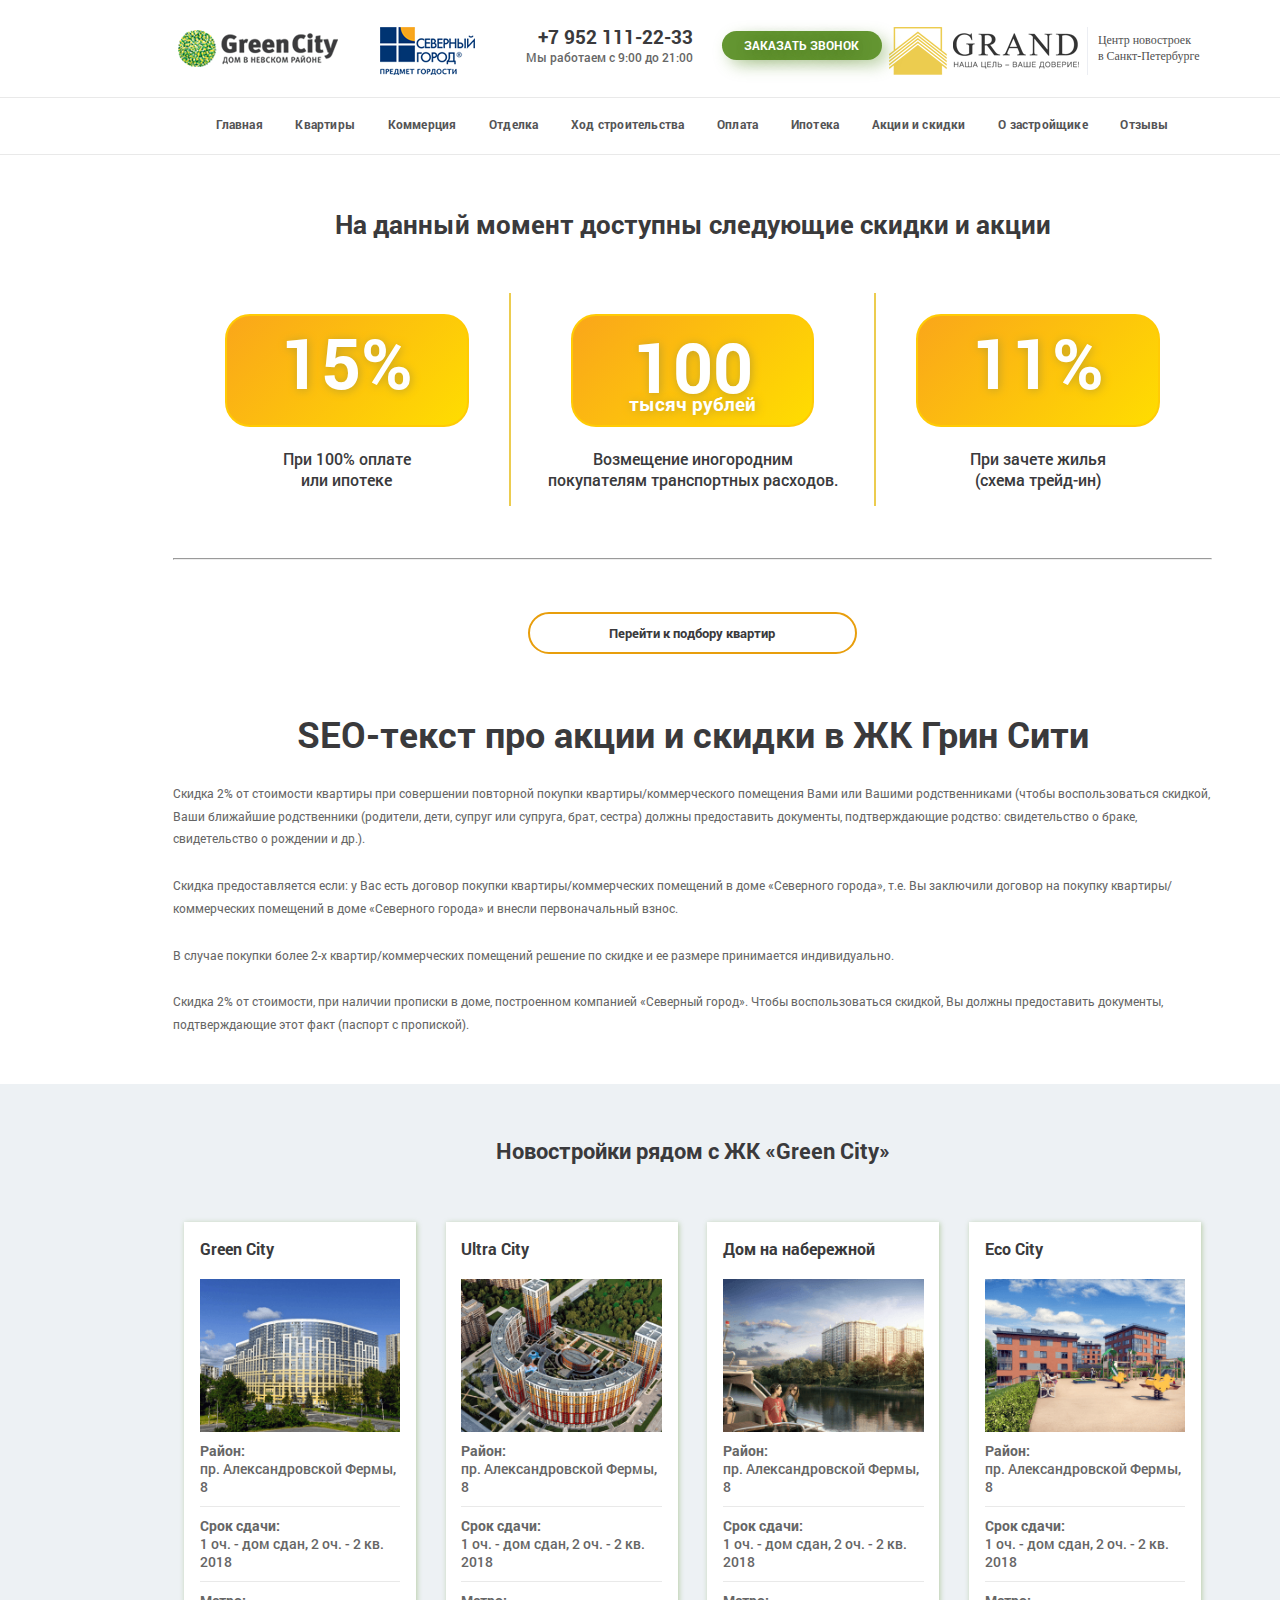
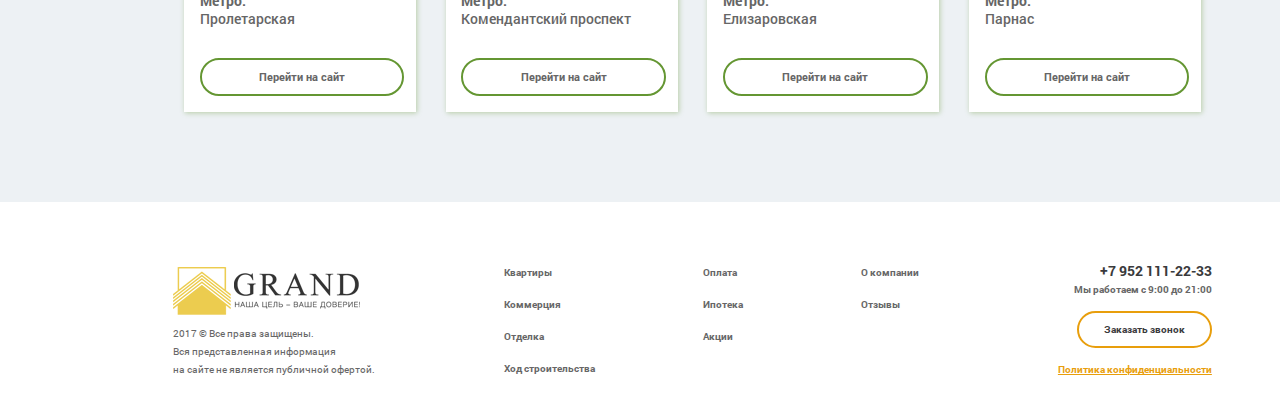
<file: discount.html>
<!DOCTYPE html>
<html lang="ru">
  	<head>
	    <meta charset="utf-8">
	    <meta name="viewport" content="width=device-width, initial-scale=1.0">
	    <title>Green City</title>
	    <link href="style.css" rel="stylesheet">
	    <link href="css/flats.css" rel="stylesheet">
	    <link href="css/commerce.css" rel="stylesheet">
	    <link href="css/discount.css" rel="stylesheet">
		<link href="css/style-font.css" rel="stylesheet">
		<script src="js/jquery-1.7.2.min.js" type="text/javascript"></script>
		<script src="js/resize.js"></script>
		<script src="js/maskinput.js"></script>
  	</head>
<body>
		<div class="opacity">
			<!-- header -->
	 		<nav class="site-nav">

			  <div class="menu-toggle">
			    <div class="hamburger"></div>
			  </div>

			  <ul class="open desktop">
			    <a href="index.html">
		 			<li>
		 				Главная
		 			</li>
		 		</a>

		 		<a href="flats.html">
		 			<li>
		 				Квартиры
		 			</li>
		 		</a>

		 		<a href="commerce.html">
		 			<li>
		 				Коммерция
		 			</li>
		 		</a>

		 		<a href="decoration.html">
		 			<li>
		 				Отделка
		 			</li>
		 		</a>

		 		<a href="#">
		 			<li>
		 				Ход строительства
		 			</li>
		 		</a>

		 		<a href="payment.html">
		 			<li>
		 				Оплата
		 			</li>
		 		</a>

		 		<a href="credit.html">
		 			<li>
		 				Ипотека
		 			</li>
		 		</a>

		 		<a href="discount.html">
		 			<li>
		 				Акции и скидки
		 			</li>
		 		</a>

		 		<a href="about.html">
		 			<li>
		 				О застройщике
		 			</li>
		 		</a>

		 		<a href="feedback.html">
		 			<li>
		 				Отзывы
		 			</li>
		 		</a>
			    
			  </ul>
			</nav>
	 		<header class="header">
	 			<div class="center-block">
	 				<div class="left-center-block">

	 					<a class="green-city" href="#">
	 						<img src="img/city-logo.png" alt="not-image">
	 					</a>

	 					<a class="town" href="#">
	 						<img src="img/town-logo.png" alt="not-image">
	 					</a>

	 					<div class="block-right-header">
		 					<a class="grand" href="#">
		 						<img src="img/grand-logo.png" alt="not-image">
		 						<img src="img/text-grand-logo.png" alt="not-image">
		 					</a>

		 					<span class="description-header">
		 						Центр новостроек <br>	 в Санкт-Петербурге
		 					</span>
	 					</div>

	 					<div class="header-block-phone-time">
	 						<span class="header-phone">
	 							+7 952 111-22-33
	 						</span>

	 						<span class="header-time">
	 							Мы работаем с 9:00 до 21:00 
	 						</span>
	 					</div> 
	 					<span class="btn btn-header-call-back">
	 						Заказать звонок
	 					</span>
	 				</div>
	 			</div>
	 		</header>
	 		<!-- end-header -->
			
	 		<!-- one-section -->
	 		<section class="one-section-flat section-wide">

		 		<!-- menu -->
		 		<nav class="bg-menu-header">
		 			<div class="center-block">
		 				<div class="left-center-block">
		 					<ul class="menu-header">
		 						<a href="index.html">
		 							<li>
		 								Главная
		 							</li>
		 						</a>

		 						<a href="flats.html">
		 							<li>
		 								Квартиры
		 							</li>
		 						</a>

		 						<a href="commerce.html">
		 							<li>
		 								Коммерция
		 							</li>
		 						</a>

		 						<a href="decoration.html">
		 							<li>
		 								Отделка
		 							</li>
		 						</a>

		 						<a href="building.html">
		 							<li>
		 								Ход строительства
		 							</li>
		 						</a>

		 						<a href="payment.html">
		 							<li>
		 								Оплата
		 							</li>
		 						</a>

		 						<a href="credit.html">
		 							<li>
		 								Ипотека
		 							</li>
		 						</a>

		 						<a href="discount.html">
		 							<li>
		 								Акции и скидки
		 							</li>
		 						</a>

		 						<a href="about.html">
		 							<li>
		 								О застройщике
		 							</li>
		 						</a>

		 						<a href="feedback.html">
		 							<li>
		 								Отзывы
		 							</li>
		 						</a>
		 					</ul>
		 				</div>
		 			</div>
		 		</nav>
		 		<!-- end-menu -->
		 	</section>

			<section class="tenth-section section-wide">
				<div class="center-block">
					<h2>На данный момент доступны следующие скидки и акции</h2>
					<div class="wrap-percents">	
						<div class="b-percents">15%</div>
						<p>При 100% оплате <br>	 или ипотеке</p>
					</div>
					<div class="wrap-percents">	
						<div class="b-percents">100 <br>	 <span>тысяч рублей</span></div>
						<p>Возмещение иногородним <br>  покупателям транспортных расходов.</p>
					</div>
					<div class="wrap-percents">	
						<div class="b-percents">11%</div>
						<p>При зачете жилья <br> (схема трейд-ин)</p>
					</div>
					<hr>
					<div class="btn-special">
						Перейти к подбору квартир
					</div>
				</div>
			</section>
			
			<section class="fifth-section section-wide">
					<div class="center-block">
						<div class="b-about">
							<div class="text-about">
								<h3>SEO-текст про акции и скидки в ЖК Грин Сити</h3>
								<p>Скидка 2% от стоимости квартиры при совершении повторной покупки квартиры/коммерческого помещения Вами или Вашими родственниками (чтобы воспользоваться скидкой, Ваши ближайшие родственники (родители, дети, супруг или супруга, брат, сестра) должны предоставить документы, подтверждающие родство: свидетельство о браке, свидетельство о рождении и др.).</p>	
								<p>Скидка предоставляется если: у Вас есть договор покупки квартиры/коммерческих помещений в доме «Северного города», т.е. Вы заключили договор на покупку квартиры/коммерческих помещений в доме «Северного города» и внесли первоначальный взнос.</p>
								<p>В случае покупки более 2-х квартир/коммерческих помещений решение по скидке и ее размере принимается индивидуально.</p>
								<p>Скидка 2% от стоимости, при наличии прописки в доме, построенном компанией «Северный город». Чтобы воспользоваться скидкой, Вы должны предоставить документы, подтверждающие этот факт (паспорт с пропиской).</p>
							</div>
						</div>
					</div>
			</section>
			
			<section class="thirteenth-section section-wide">
					<div class="center-block">	
						<h2>Новостройки рядом с ЖК «Green City»</h2>
						<div class="b-complex">
							<h4>Green City</h4>	
							<img src="img/complex-1.png" alt="">
							<div class="desc-complex">
								Район: <br>	  
								<span>пр. Александровской Фермы, 8</span>
							</div>
							<div class="desc-complex">
								Срок сдачи: <br>	  
								<span>1 оч. - дом сдан, 2 оч. - 2 кв. 2018</span>
							</div>
							<div class="desc-complex">
								Метро:  <br>	
								<span>Пролетарская </span>
							</div>
							<div class="btn-special">
								Перейти на сайт
							</div>
						</div>
						<div class="b-complex">
							<h4>Ultra City</h4>	
							<img src="img/complex-2.png" alt="">
							<div class="desc-complex">
								Район: <br>	  
								<span>пр. Александровской Фермы, 8</span>
							</div>
							<div class="desc-complex">
								Срок сдачи: <br>	  
								<span>1 оч. - дом сдан, 2 оч. - 2 кв. 2018</span>
							</div>
							<div class="desc-complex">
								Метро: <br>	  
								<span>Комендантский проспект </span>
							</div>
							<div class="btn-special">
								Перейти на сайт
							</div>
						</div>
						<div class="b-complex">
							<h4>Дом на набережной</h4>	
							<img src="img/complex-3.png" alt="">
							<div class="desc-complex">
								Район: <br>	  
								<span>пр. Александровской Фермы, 8</span>
							</div>
							<div class="desc-complex">
								Срок сдачи: <br>	  
								<span>1 оч. - дом сдан, 2 оч. - 2 кв. 2018</span>
							</div>
							<div class="desc-complex">
								Метро: <br>	  
								<span>Елизаровская</span>
							</div>
							<div class="btn-special">
								Перейти на сайт
							</div>
						</div>
						<div class="b-complex">
							<h4>Eco City</h4>	
							<img src="img/complex-4.png" alt="">
							<div class="desc-complex">
								Район: <br>	  
								<span>пр. Александровской Фермы, 8</span>
							</div>
							<div class="desc-complex">
								Срок сдачи: <br>	  
								<span>1 оч. - дом сдан, 2 оч. - 2 кв. 2018</span>
							</div>
							<div class="desc-complex">
								Метро: <br>	  
								<span>Парнас </span>
							</div>
							<div class="btn-special">
								Перейти на сайт
							</div>
						</div>
					</div>
			</section>

		 	<section class="footer section-wide">
					<div class="center-block">
						<div class="b-logo">
							<a class="grand" href="#">
			 					<img src="img/grand-logo.png" alt="not-image">
			 					<img src="img/text-grand-logo.png" alt="not-image">
			 				</a>	
							<p>2017 © Все права защищены. <br>	
							Вся представленная информация <br>	
							на сайте не является публичной офертой.</p>
						</div>
						<div class="links">   
							<a href="#">Квартиры</a><br>	 
							<a href="#">Коммерция</a><br>	
							<a href="#">Отделка</a><br>	
							<a href="#">Ход строительства</a>
						</div>
						<div class="links">  
							<a href="#">Оплата</a><br>	
							<a href="#">Ипотека</a><br>	
							<a href="#">Акции</a><br>	
						</div>
						<div class="links">
							<a href="#">О компании</a><br>	
							<a href="#">Отзывы</a><br>	
						</div>
						<div class="b-phone">
							<h3>+7 952 111-22-33</h3>
							<p>Мы работаем с 9:00 до 21:00 </p>
							<div class="btn-special">Заказать звонок</div> <br>	
							<a href="">Политика конфиденциальности</a>
						</div>
					</div>
				</section>
		</div>	
</body>
<script type="text/javascript">
	jQuery(function($){
	   $("#tel").mask("+ 7 (999) 999-99-99");
	});
</script>
</html>
</file>
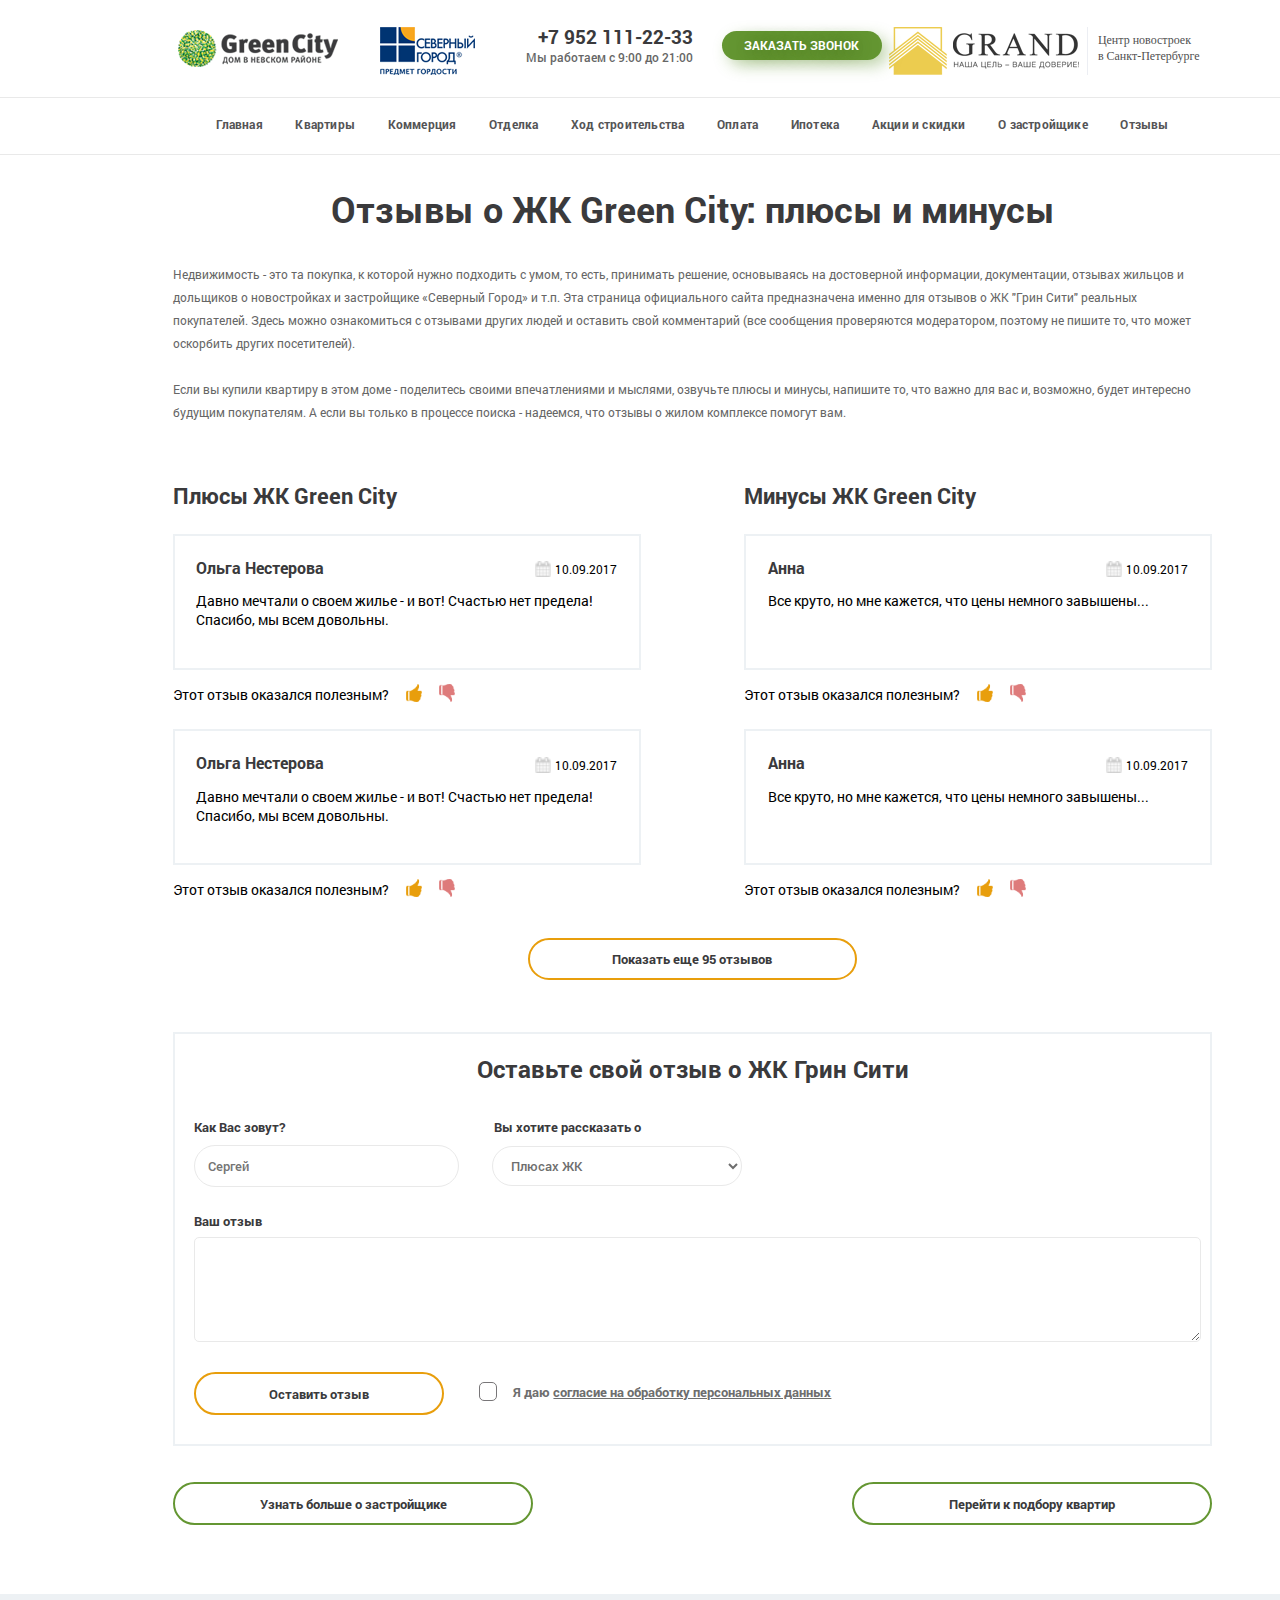
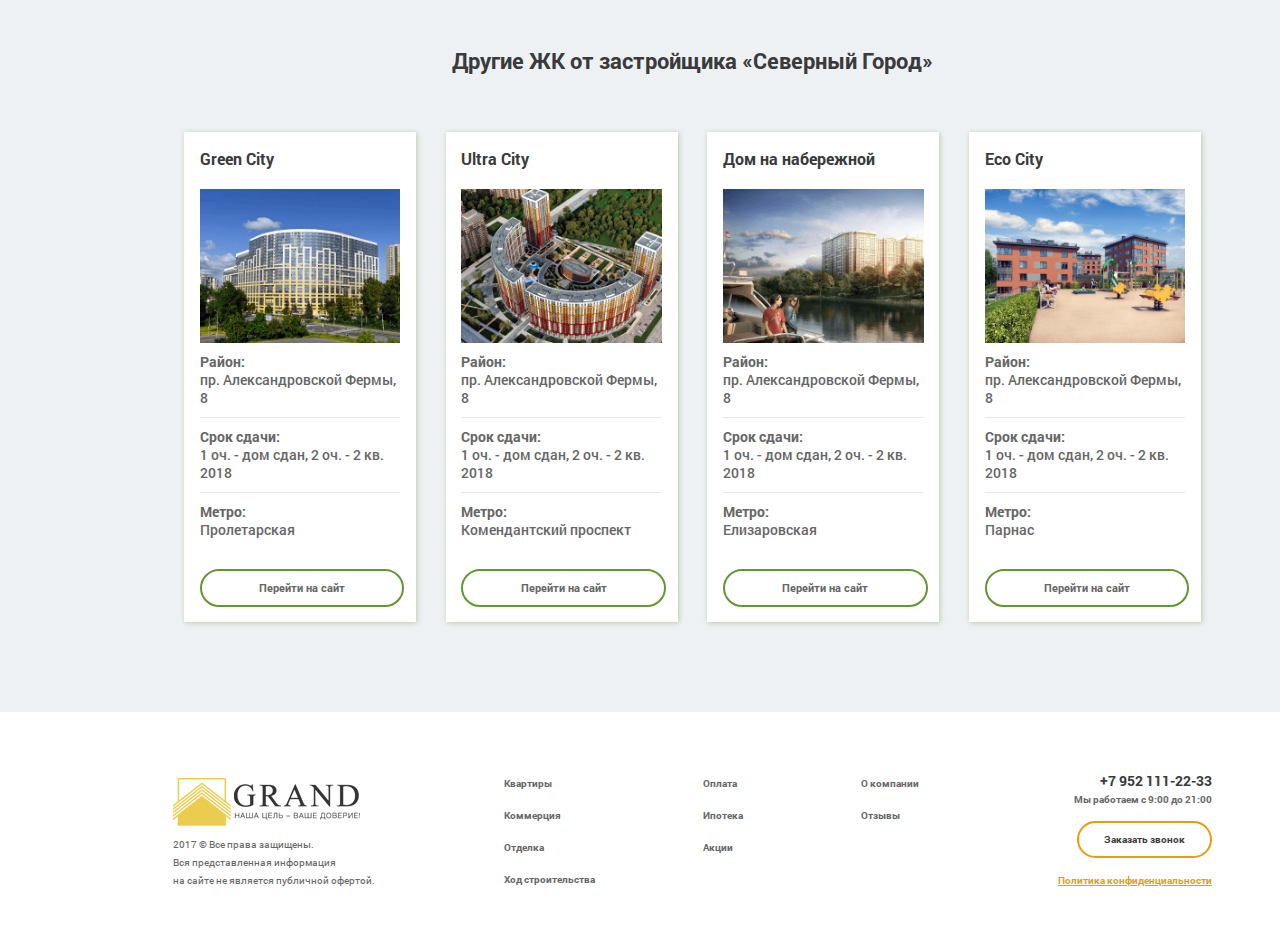
<file: feedback.html>
<!DOCTYPE html>
<html lang="ru">
  	<head>
	    <meta charset="utf-8">
	    <meta name="viewport" content="width=device-width, initial-scale=1.0">
	    <title>Green City</title>
	    <link href="style.css" rel="stylesheet">
	    <link href="css/flats.css" rel="stylesheet">
	    <link href="css/commerce.css" rel="stylesheet">
	    <link href="css/feedback.css" rel="stylesheet">
		<link href="css/style-font.css" rel="stylesheet">
		<script src="js/jquery-1.7.2.min.js" type="text/javascript"></script>
		<script src="js/resize.js"></script>
		<script src="js/maskinput.js"></script>
  	</head>
<body>
		<div class="opacity">
			<!-- header -->
	 		<nav class="site-nav">

			  <div class="menu-toggle">
			    <div class="hamburger"></div>
			  </div>

			  <ul class="open desktop">
			    <a href="index.html">
		 			<li>
		 				Главная
		 			</li>
		 		</a>

		 		<a href="flats.html">
		 			<li>
		 				Квартиры
		 			</li>
		 		</a>

		 		<a href="commerce.html">
		 			<li>
		 				Коммерция
		 			</li>
		 		</a>

		 		<a href="decoration.html">
		 			<li>
		 				Отделка
		 			</li>
		 		</a>

		 		<a href="building.html">
		 			<li>
		 				Ход строительства
		 			</li>
		 		</a>

		 		<a href="payment.html">
		 			<li>
		 				Оплата
		 			</li>
		 		</a>

		 		<a href="credit.html">
		 			<li>
		 				Ипотека
		 			</li>
		 		</a>

		 		<a href="discount.html">
		 			<li>
		 				Акции и скидки
		 			</li>
		 		</a>

		 		<a href="about.html">
		 			<li>
		 				О застройщике
		 			</li>
		 		</a>

		 		<a href="feedback.html">
		 			<li>
		 				Отзывы
		 			</li>
		 		</a>
			    
			  </ul>
			</nav>
	 		<header class="header">
	 			<div class="center-block">
	 				<div class="left-center-block">

	 					<a class="green-city" href="#">
	 						<img src="img/city-logo.png" alt="not-image">
	 					</a>

	 					<a class="town" href="#">
	 						<img src="img/town-logo.png" alt="not-image">
	 					</a>

	 					<div class="block-right-header">
		 					<a class="grand" href="#">
		 						<img src="img/grand-logo.png" alt="not-image">
		 						<img src="img/text-grand-logo.png" alt="not-image">
		 					</a>

		 					<span class="description-header">
		 						Центр новостроек <br>	 в Санкт-Петербурге
		 					</span>
	 					</div>

	 					<div class="header-block-phone-time">
	 						<span class="header-phone">
	 							+7 952 111-22-33
	 						</span>

	 						<span class="header-time">
	 							Мы работаем с 9:00 до 21:00 
	 						</span>
	 					</div> 
	 					<span class="btn btn-header-call-back">
	 						Заказать звонок
	 					</span>
	 				</div>
	 			</div>
	 		</header>
	 		<!-- end-header -->
			
	 		<!-- one-section -->
	 		<section class="one-section-flat section-wide">

		 		<!-- menu -->
		 		<nav class="bg-menu-header">
		 			<div class="center-block">
		 				<div class="left-center-block">
		 					<ul class="menu-header">
		 						<a href="index.html">
		 							<li>
		 								Главная
		 							</li>
		 						</a>

		 						<a href="flats.html">
		 							<li>
		 								Квартиры
		 							</li>
		 						</a>

		 						<a href="commerce.html">
		 							<li>
		 								Коммерция
		 							</li>
		 						</a>

		 						<a href="decoration.html">
		 							<li>
		 								Отделка
		 							</li>
		 						</a>

		 						<a href="building.html">
		 							<li>
		 								Ход строительства
		 							</li>
		 						</a>

		 						<a href="payment.html">
		 							<li>
		 								Оплата
		 							</li>
		 						</a>

		 						<a href="credit.html">
		 							<li>
		 								Ипотека
		 							</li>
		 						</a>

		 						<a href="discount.html">
		 							<li>
		 								Акции и скидки
		 							</li>
		 						</a>

		 						<a href="about.html">
		 							<li>
		 								О застройщике
		 							</li>
		 						</a>

		 						<a href="feedback.html">
		 							<li>
		 								Отзывы
		 							</li>
		 						</a>
		 					</ul>
		 				</div>
		 			</div>
		 		</nav>
		 		<!-- end-menu -->
		 	</section>

			<section class="fifth-section section-wide">
					<div class="center-block">
						<div class="b-about">
							<div class="text-about">
								<h2>Отзывы о ЖК Green City: плюсы и минусы</h2>
								<p>Недвижимость - это та покупка, к которой нужно подходить с умом, то есть, принимать решение, основываясь на достоверной информации, документации, отзывах жильцов и дольщиков о новостройках и застройщике «Северный Город» и т.п. Эта страница официального сайта предназначена именно для отзывов о ЖК "Грин Сити" реальных покупателей. Здесь можно ознакомиться с отзывами других людей и оставить свой комментарий (все сообщения проверяются модератором, поэтому не пишите то, что может оскорбить других посетителей).
								</p>	
								<p>Если вы купили квартиру в этом доме - поделитесь своими впечатлениями и мыслями, озвучьте плюсы и минусы, напишите то, что важно для вас и, возможно, будет интересно будущим покупателям. А если вы только в процессе поиска - надеемся, что отзывы о жилом комплексе помогут вам.
								</p>
							</div>
						</div>
						<div class="b-comments">
							<h3>Плюсы ЖК Green City</h3>
							<div class="comment">
								<h4>Ольга Нестерова</h4>
								<div>
									10.09.2017
								</div>
								<p>Давно мечтали о своем жилье - и вот! Счастью нет предела! <br>
								Спасибо, мы всем довольны.</p>
							</div>
							<div class="rate">
								Этот отзыв оказался полезным?
								<a><img src="img/like.png" alt=""></a>
								<a><img src="img/dislike.png" alt=""></a>
							</div>
							<div class="comment">
								<h4>Ольга Нестерова</h4>
								<div>
									10.09.2017
								</div>
								<p>Давно мечтали о своем жилье - и вот! Счастью нет предела! <br>
								Спасибо, мы всем довольны.</p>
							</div>
							<div class="rate">
								Этот отзыв оказался полезным?
								<a><img src="img/like.png" alt=""></a>
								<a><img src="img/dislike.png" alt=""></a>
							</div>
						</div>

						<div class="b-comments">
							<h3>Минусы ЖК Green City</h3>
							<div class="comment">
								<h4>Анна</h4>
								<div>
									10.09.2017
								</div>
								<p>Все круто, но мне кажется, что цены немного завышены...</p>
							</div>
							<div class="rate">
								Этот отзыв оказался полезным?
								<a><img src="img/like.png" alt=""></a>
								<a><img src="img/dislike.png" alt=""></a>
							</div>
							<div class="comment">
								<h4>Анна</h4>
								<div>
									10.09.2017
								</div>
								<p>Все круто, но мне кажется, что цены немного завышены...</p>
							</div>
							<div class="rate">
								Этот отзыв оказался полезным?
								<a><img src="img/like.png" alt=""></a>
								<a><img src="img/dislike.png" alt=""></a>
							</div>
						</div>
						<div class="btn-special">
							Показать еще 95 отзывов
						</div>

						<form action="#" class="b-write-comment">
							<h3>Оставьте свой отзыв о ЖК Грин Сити</h3>

							<label for="name">Как Вас зовут?</label>
							<input type="text" name="name" placeholder="Сергей">

							<label for="type">Вы хотите рассказать о</label>
							<select name="type">
							  <option>Плюсах ЖК</option>
							  <option>Пункт 2</option>
							  <option>Пункт 3</option>
							  <option>Пункт 4</option>
							</select>
							
							<label for="comment">Ваш отзыв</label>
							<textarea name="comment" rows="5" cols="50">
							</textarea>
							
							<div class="btn-special">
								Оставить отзыв
							</div>
							<svg xmlns="http://www.w3.org/2000/svg" style="display: none">
							  <symbol id="checkmark" viewBox="0 0 24 24">
							    <path stroke-linecap="round" stroke-miterlimit="10" fill="none"  d="M22.9 3.7l-15.2 16.6-6.6-7.1">
							    </path>
							  </symbol>
							</svg>

							<div class="promoted-checkbox">
							    <input id="tmp" type="checkbox" class="promoted-input-checkbox"/>
							    <label for="tmp">
							      <svg><use xlink:href="#checkmark" /></svg>      
							      Я даю <span>согласие на обработку персональных данных</span>   
							    </label>
							</div>
						</form>
						<div class="btn-special feedback-more">
							Узнать больше о застройщике
						</div>
						<div class="btn-special feedback-more right">
							Перейти к подбору квартир
						</div>
					</div>
			</section>
			
			<section class="thirteenth-section section-wide">
					<div class="center-block">	
						<h2>Другие ЖК от застройщика «Северный Город»</h2>
						<div class="b-complex">
							<h4>Green City</h4>	
							<img src="img/complex-1.png" alt="">
							<div class="desc-complex">
								Район: <br>	  
								<span>пр. Александровской Фермы, 8</span>
							</div>
							<div class="desc-complex">
								Срок сдачи: <br>	  
								<span>1 оч. - дом сдан, 2 оч. - 2 кв. 2018</span>
							</div>
							<div class="desc-complex">
								Метро:  <br>	
								<span>Пролетарская </span>
							</div>
							<div class="btn-special">
								Перейти на сайт
							</div>
						</div>
						<div class="b-complex">
							<h4>Ultra City</h4>	
							<img src="img/complex-2.png" alt="">
							<div class="desc-complex">
								Район: <br>	  
								<span>пр. Александровской Фермы, 8</span>
							</div>
							<div class="desc-complex">
								Срок сдачи: <br>	  
								<span>1 оч. - дом сдан, 2 оч. - 2 кв. 2018</span>
							</div>
							<div class="desc-complex">
								Метро: <br>	  
								<span>Комендантский проспект </span>
							</div>
							<div class="btn-special">
								Перейти на сайт
							</div>
						</div>
						<div class="b-complex">
							<h4>Дом на набережной</h4>	
							<img src="img/complex-3.png" alt="">
							<div class="desc-complex">
								Район: <br>	  
								<span>пр. Александровской Фермы, 8</span>
							</div>
							<div class="desc-complex">
								Срок сдачи: <br>	  
								<span>1 оч. - дом сдан, 2 оч. - 2 кв. 2018</span>
							</div>
							<div class="desc-complex">
								Метро: <br>	  
								<span>Елизаровская</span>
							</div>
							<div class="btn-special">
								Перейти на сайт
							</div>
						</div>
						<div class="b-complex">
							<h4>Eco City</h4>	
							<img src="img/complex-4.png" alt="">
							<div class="desc-complex">
								Район: <br>	  
								<span>пр. Александровской Фермы, 8</span>
							</div>
							<div class="desc-complex">
								Срок сдачи: <br>	  
								<span>1 оч. - дом сдан, 2 оч. - 2 кв. 2018</span>
							</div>
							<div class="desc-complex">
								Метро: <br>	  
								<span>Парнас </span>
							</div>
							<div class="btn-special">
								Перейти на сайт
							</div>
						</div>
					</div>
			</section>

		 	<section class="footer section-wide">
					<div class="center-block">
						<div class="b-logo">
							<a class="grand" href="#">
			 					<img src="img/grand-logo.png" alt="not-image">
			 					<img src="img/text-grand-logo.png" alt="not-image">
			 				</a>	
							<p>2017 © Все права защищены. <br>	
							Вся представленная информация <br>	
							на сайте не является публичной офертой.</p>
						</div>
						<div class="links">   
							<a href="#">Квартиры</a><br>	 
							<a href="#">Коммерция</a><br>	
							<a href="#">Отделка</a><br>	
							<a href="#">Ход строительства</a>
						</div>
						<div class="links">  
							<a href="#">Оплата</a><br>	
							<a href="#">Ипотека</a><br>	
							<a href="#">Акции</a><br>	
						</div>
						<div class="links">
							<a href="#">О компании</a><br>	
							<a href="#">Отзывы</a><br>	
						</div>
						<div class="b-phone">
							<h3>+7 952 111-22-33</h3>
							<p>Мы работаем с 9:00 до 21:00 </p>
							<div class="btn-special">Заказать звонок</div> <br>	
							<a href="">Политика конфиденциальности</a>
						</div>
					</div>
				</section>
		</div>	
</body>
<script type="text/javascript">
	jQuery(function($){
	   $("#tel").mask("+ 7 (999) 999-99-99");
	});
</script>
</html>
</file>
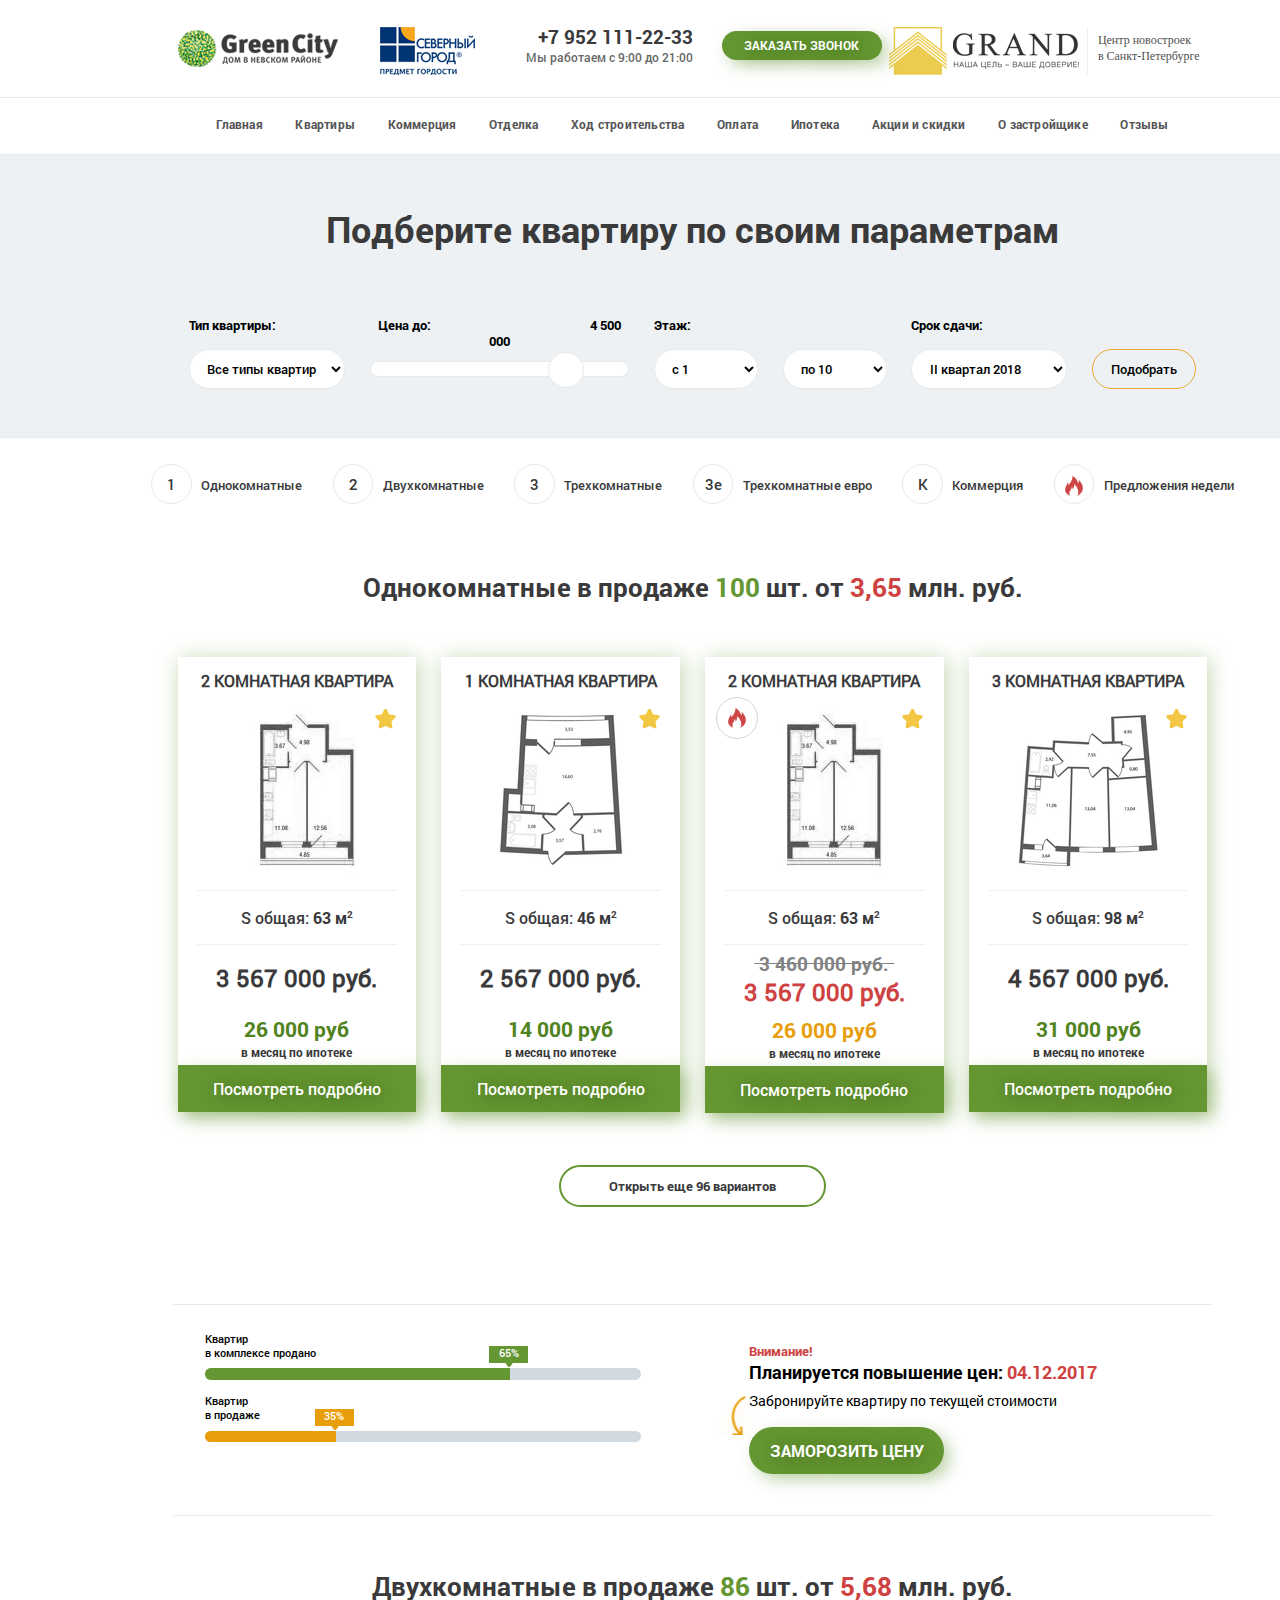
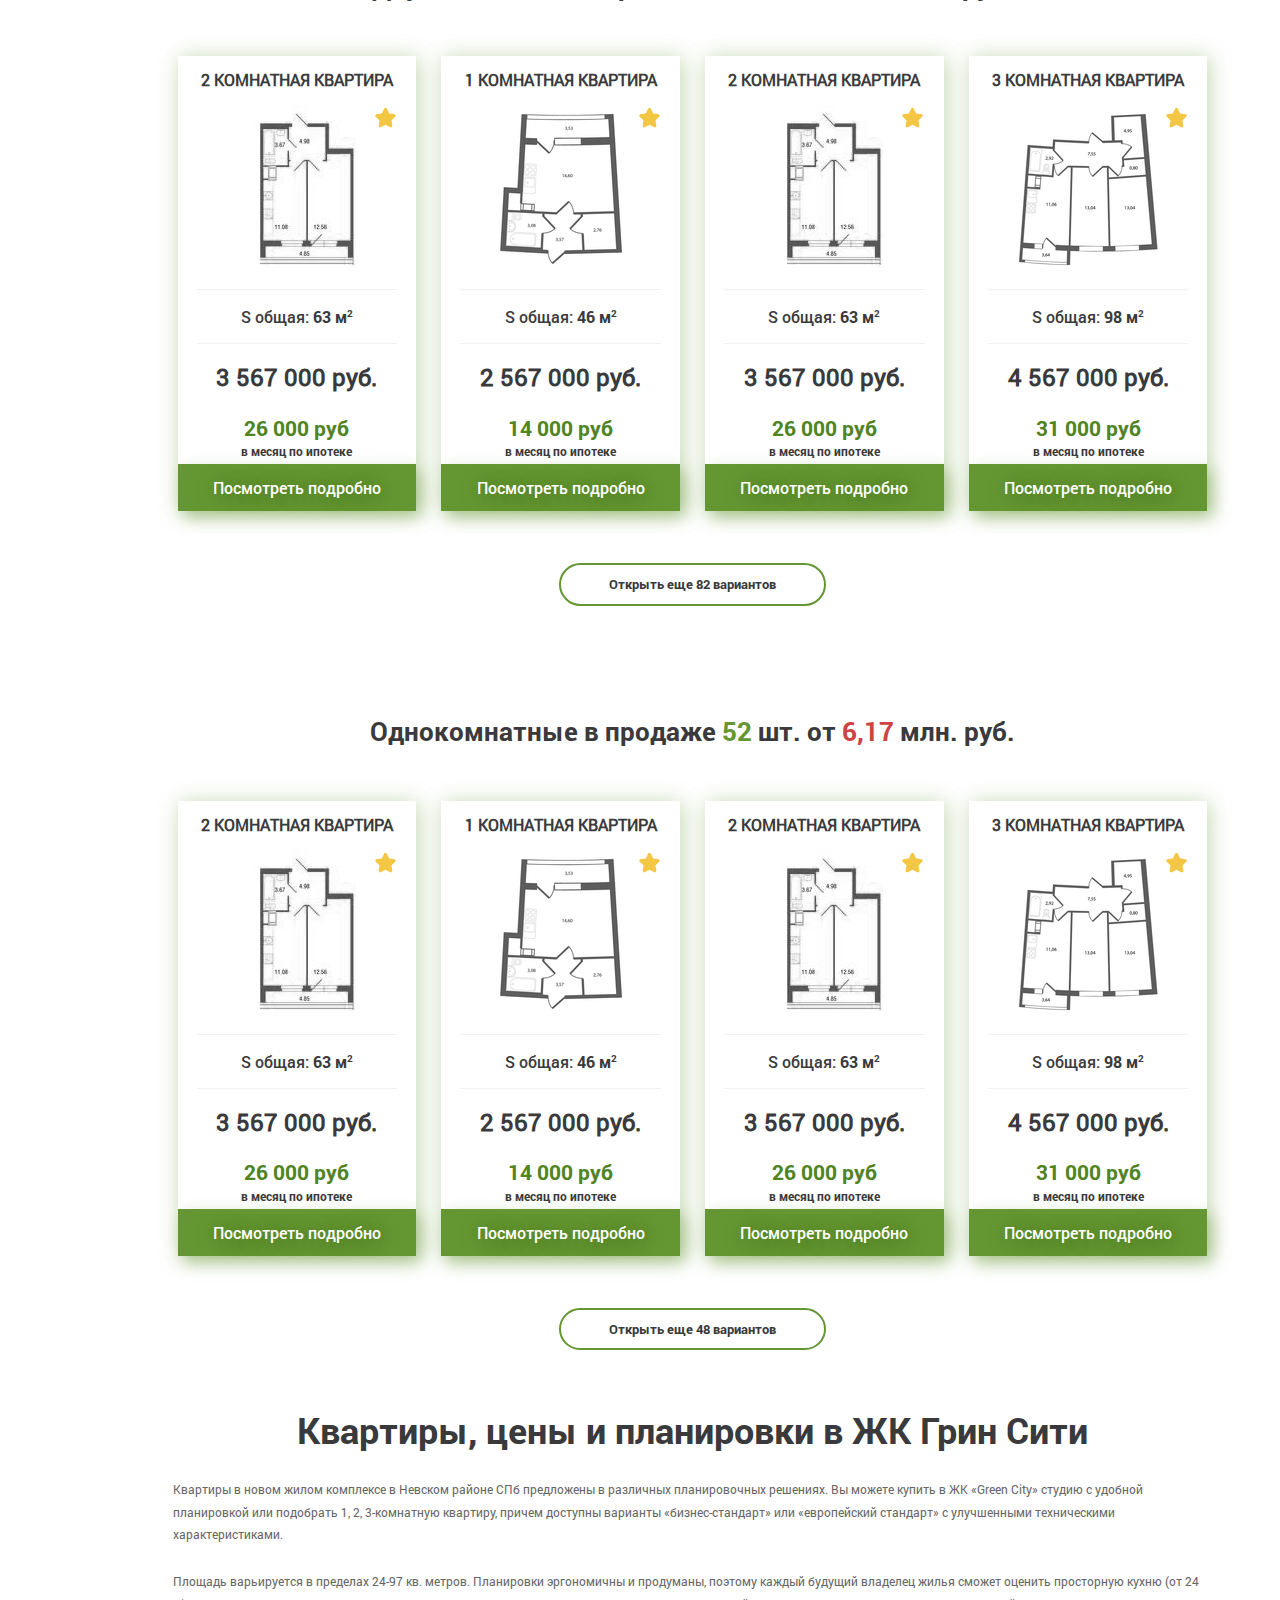
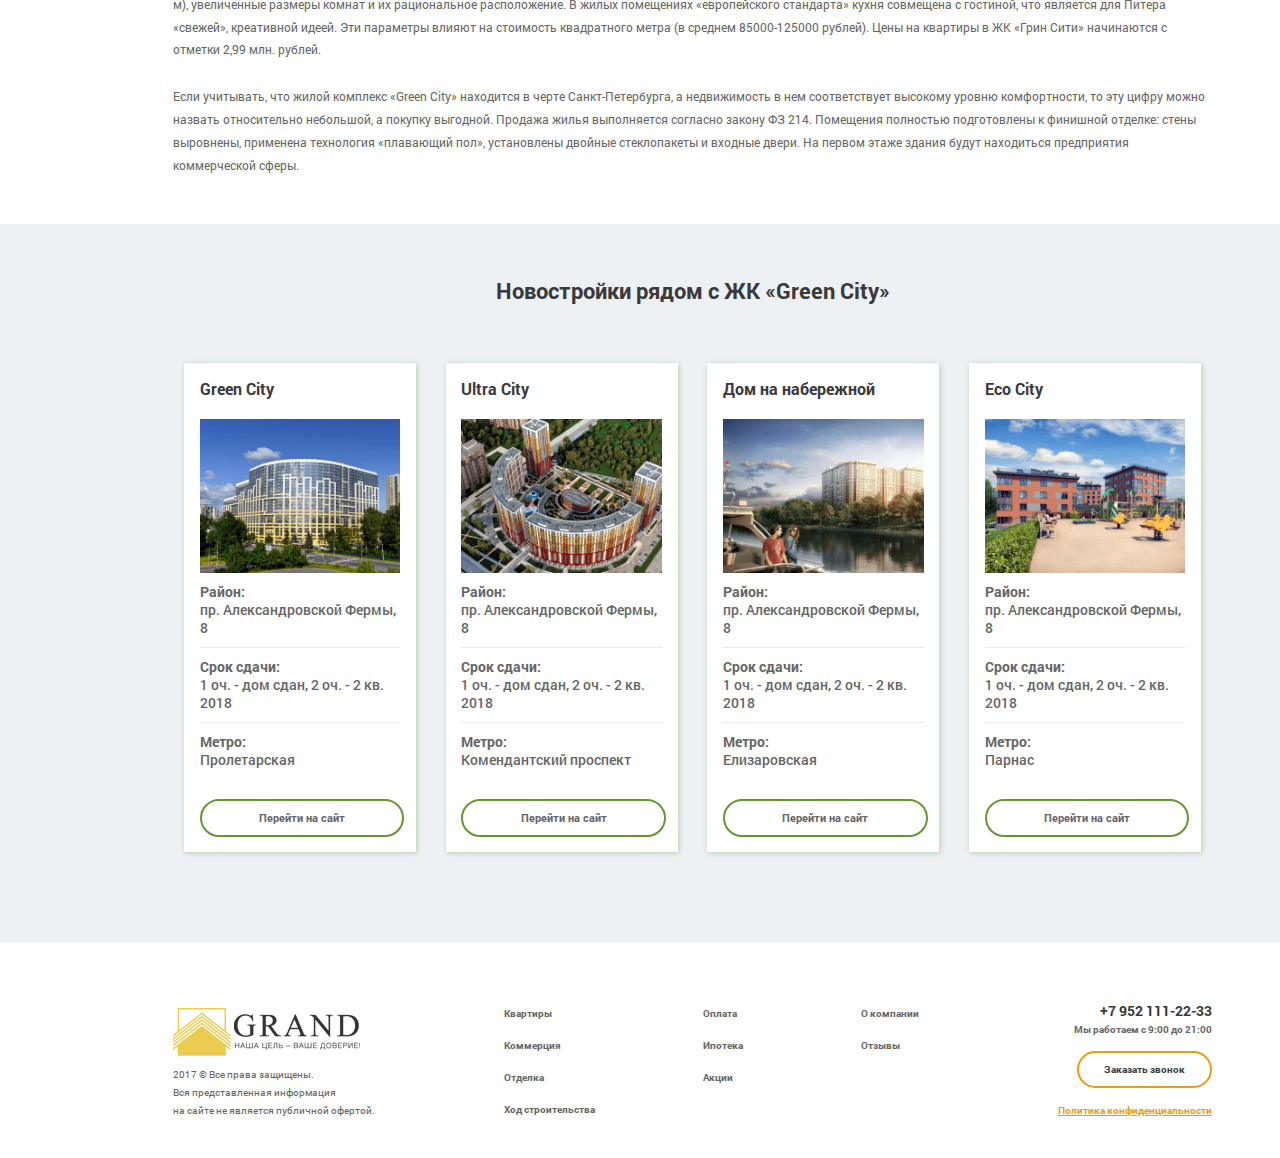
<file: flats.html>
<!DOCTYPE html>
<html lang="ru">
  	<head>
	    <meta charset="utf-8">
	    <meta name="viewport" content="width=device-width, initial-scale=1.0">
	    <title>Green City</title>
	    <link href="style.css" rel="stylesheet">
	    <link href="css/flats.css" rel="stylesheet">
		<link href="css/style-font.css" rel="stylesheet">
		<script src="js/jquery-1.7.2.min.js" type="text/javascript"></script>
		<script src="js/resize.js"></script>
  	</head>
<body>
		<div class="opacity">
	 		<!-- header -->
	 		<nav class="site-nav">

			  <div class="menu-toggle">
			    <div class="hamburger"></div>
			  </div>

			  <ul class="open desktop">
			    <a href="index.html">
		 			<li>
		 				Главная
		 			</li>
		 		</a>

		 		<a href="flats.html">
		 			<li>
		 				Квартиры
		 			</li>
		 		</a>

		 		<a href="commerce.html">
		 			<li>
		 				Коммерция
		 			</li>
		 		</a>

		 		<a href="decoration.html">
		 			<li>
		 				Отделка
		 			</li>
		 		</a>

		 		<a href="building.html">
		 			<li>
		 				Ход строительства
		 			</li>
		 		</a>

		 		<a href="payment.html">
		 			<li>
		 				Оплата
		 			</li>
		 		</a>

		 		<a href="credit.html">
		 			<li>
		 				Ипотека
		 			</li>
		 		</a>

		 		<a href="discount.html">
		 			<li>
		 				Акции и скидки
		 			</li>
		 		</a>

		 		<a href="about.html">
		 			<li>
		 				О застройщике
		 			</li>
		 		</a>

		 		<a href="feedback.html">
		 			<li>
		 				Отзывы
		 			</li>
		 		</a>
			    
			  </ul>
			</nav>
	 		<header class="header">
	 			<div class="center-block">
	 				<div class="left-center-block">

	 					<a class="green-city" href="#">
	 						<img src="img/city-logo.png" alt="not-image">
	 					</a>

	 					<a class="town" href="#">
	 						<img src="img/town-logo.png" alt="not-image">
	 					</a>

	 					<div class="block-right-header">
		 					<a class="grand" href="#">
		 						<img src="img/grand-logo.png" alt="not-image">
		 						<img src="img/text-grand-logo.png" alt="not-image">
		 					</a>

		 					<span class="description-header">
		 						Центр новостроек <br>	 в Санкт-Петербурге
		 					</span>
	 					</div>

	 					<div class="header-block-phone-time">
	 						<span class="header-phone">
	 							+7 952 111-22-33
	 						</span>

	 						<span class="header-time">
	 							Мы работаем с 9:00 до 21:00 
	 						</span>
	 					</div> 
	 					<span class="btn btn-header-call-back">
	 						Заказать звонок
	 					</span>
	 				</div>
	 			</div>
	 		</header>
	 		<!-- end-header -->
			
	 		<!-- one-section -->
	 		<section class="one-section-flat section-wide">

		 		<!-- menu -->
		 		<nav class="bg-menu-header">
		 			<div class="center-block">
		 				<div class="left-center-block">
		 					<ul class="menu-header">
		 						<a href="index.html">
		 							<li>
		 								Главная
		 							</li>
		 						</a>

		 						<a href="flats.html">
		 							<li>
		 								Квартиры
		 							</li>
		 						</a>

		 						<a href="commerce.html">
		 							<li>
		 								Коммерция
		 							</li>
		 						</a>

		 						<a href="decoration.html">
		 							<li>
		 								Отделка
		 							</li>
		 						</a>

		 						<a href="building.html">
		 							<li>
		 								Ход строительства
		 							</li>
		 						</a>

		 						<a href="payment.html">
		 							<li>
		 								Оплата
		 							</li>
		 						</a>

		 						<a href="credit.html">
		 							<li>
		 								Ипотека
		 							</li>
		 						</a>

		 						<a href="discount.html">
		 							<li>
		 								Акции и скидки
		 							</li>
		 						</a>

		 						<a href="about.html">
		 							<li>
		 								О застройщике
		 							</li>
		 						</a>

		 						<a href="feedback.html">
		 							<li>
		 								Отзывы
		 							</li>
		 						</a>
		 					</ul>
		 				</div>
		 			</div>
		 		</nav>
		 	</section>
		 		<!-- end-menu -->
				<section class="second-section-flat section-wide">
					<div class="center-block">	
						<h2>Подберите квартиру по своим параметрам</h2>
						<form action="">

							<label for="type">Тип квартиры:</label>
							<select name="type">
							  <option>Все типы квартир</option>
							  <option>Пункт 2</option>
							  <option>Пункт 3</option>
							  <option>Пункт 4</option>
							</select>

							<label for="range">Цена до: <span>4 500 000</span></label>
							<input name="range" type="range" min="2000000" max="4500000" step="10000" value="4000000">

							<label for="floor">Этаж:</label>
							<select name="floor">
							  <option>с 1</option>
							  <option>Пункт 2</option>
							  <option>Пункт 3</option>
							  <option>Пункт 4</option>
							</select>
							<select>
							  <option>по 10</option>
							  <option>Пункт 2</option>
							  <option>Пункт 3</option>
							  <option>Пункт 4</option>
							</select>

							<label for="data">Срок сдачи:</label>
							<select name="data">
							  <option>II квартал 2018</option>
							  <option>Пункт 2</option>
							  <option>Пункт 3</option>
							  <option>Пункт 4</option>
							</select>
							<input type= "submit" value= "Подобрать"> 
						</form>
					</div>
				</section>


				<section class="third-section section-wide star">
					<a href="">
						<div class="b-favorites">
							<img src="img/icon-favorites.png" alt="">
							Избранное
						</div>
					</a>
					<div class="b-choose">
						<a href="#"><div class="i-choose">
							<div>1</div>
							<span>Однокомнатные</span>
						</div></a>
						<a href="#"><div class="i-choose">
							<div>2</div>
							<span>Двухкомнатные</span>
						</div></a>
						<a href="#"><div class="i-choose">
							<div>3</div>
							<span>Трехкомнатные</span>
						</div></a>
						<a href="#"><div class="i-choose">
							<div>3e</div>
							<span>Трехкомнатные евро</span>
						</div></a>
						<a href="#"><div class="i-choose">
							<div>К</div>
							<span>Коммерция</span>
						</div></a>
						<a href="#"><div class="i-choose">
							<div><img src="img/icon-hot2.png" alt=""></div>
							<span>Предложения недели</span>
						</div></a>
					</div>
					<div class="center-block">	
						<h2>Однокомнатные в продаже <span class="green">100</span> шт. от <span class="red">3,65</span> млн. руб.</h2>
						<div class="b-proposals">
							<div class="b-option">
								<h3>2 комнатная квартира</h3>
								<div class="image">
									<img src="img/flat-2.png" alt="">
								</div>
								<div class="b-square square-new">
									<span class="medium">S общая:</span> 63 м<sup>2</sup> 
								</div>
								<div class="b-price">
									<h3>3 567 000 руб.</h3>
									<span>26 000 руб</span>
									<span class="small">в месяц по ипотеке</span>
								</div>
								<div class="btn btn-more">Посмотреть подробно</div>
							</div>	
							<div class="b-option">
								<h3>1 комнатная квартира</h3>
								<div class="image">
									<img src="img/flat-1.png" alt="">
								</div>
								<div class="b-square square-new">
									<span class="medium">S общая:</span> 46 м<sup>2</sup> 
								</div>
								<div class="b-price">
									<h3>2 567 000 руб.</h3>
									<span>14 000 руб</span>
									<span class="small">в месяц по ипотеке</span>
								</div>
								<div class="btn btn-more">Посмотреть подробно</div>
							</div>
							<div class="b-option option-week-proposal">
								<h3>2 комнатная квартира</h3>
								<div class="image">
									<img src="img/flat-2.png" alt="">
								</div>
								<div class="b-square square-new">
									<span class="medium">S общая:</span> 63 м<sup>2</sup> 
								</div>
								<div class="b-price">
									<span> 3 460 000 руб. </span>
									<h3>3 567 000 руб.</h3>
									<span>26 000 руб</span>
									<span class="small">в месяц по ипотеке</span>
								</div>
								<div class="btn btn-more">Посмотреть подробно</div>
							</div>
							<div class="b-option">
								<h3>3 комнатная квартира</h3>
								<div class="image">
									<img src="img/flat-3.png" alt="">
								</div>
								<div class="b-square square-new">
									<span class="medium">S общая:</span> 98 м<sup>2</sup> 
								</div>
								<div class="b-price">
									<h3>4 567 000 руб.</h3>
									<span>31 000 руб</span>
									<span class="small">в месяц по ипотеке</span>
								</div>
								<div class="btn btn-more">Посмотреть подробно</div>
							</div>
						</div>
						<div class="btn btn-special">
								Открыть еще 96 вариантов
						</div>
					</div>	
				</section>
				<section class="fifth-section section-wide">
					<div class="center-block">
						<div class="b-warning">
							<div class="b-indicators">
								<div class="i-info">Квартир<br> в комплексе продано</div>
								<div class="indicator green"></div><br>	
								<div class="i-info">Квартир<br> в продаже</div>
								<div class="indicator orange"></div>
							</div>
							<div class="b-freeze-price">	
								<h3>Внимание!</h3>
								<p>Планируется повышение цен: <span>04.12.2017</span></p>
								<p>Забронируйте квартиру по текущей стоимости</p>
								<div class="btn btn-price">Заморозить цену</div>
							</div>
						</div>
					</div>
				</section>


				<section class="third-section section-wide">
					<div class="center-block">	
						<h2>Двухкомнатные в продаже <span class="green">86</span> шт. от <span class="red">5,68</span> млн. руб.</h2>
						<div class="b-proposals">
							<div class="b-option">
								<h3>2 комнатная квартира</h3>
								<div class="image">
									<img src="img/flat-2.png" alt="">
								</div>
								<div class="b-square square-new">
									<span class="medium">S общая:</span> 63 м<sup>2</sup> 
								</div>
								<div class="b-price">
									<h3>3 567 000 руб.</h3>
									<span>26 000 руб</span>
									<span class="small">в месяц по ипотеке</span>
								</div>
								<div class="btn btn-more">Посмотреть подробно</div>
							</div>	
							<div class="b-option">
								<h3>1 комнатная квартира</h3>
								<div class="image">
									<img src="img/flat-1.png" alt="">
								</div>
								<div class="b-square square-new">
									<span class="medium">S общая:</span> 46 м<sup>2</sup> 
								</div>
								<div class="b-price">
									<h3>2 567 000 руб.</h3>
									<span>14 000 руб</span>
									<span class="small">в месяц по ипотеке</span>
								</div>
								<div class="btn btn-more">Посмотреть подробно</div>
							</div>
							<div class="b-option">
								<h3>2 комнатная квартира</h3>
								<div class="image">
									<img src="img/flat-2.png" alt="">
								</div>
								<div class="b-square square-new">
									<span class="medium">S общая:</span> 63 м<sup>2</sup> 
								</div>
								<div class="b-price">
									<h3>3 567 000 руб.</h3>
									<span>26 000 руб</span>
									<span class="small">в месяц по ипотеке</span>
								</div>
								<div class="btn btn-more">Посмотреть подробно</div>
							</div>
							<div class="b-option">
								<h3>3 комнатная квартира</h3>
								<div class="image">
									<img src="img/flat-3.png" alt="">
								</div>
								<div class="b-square square-new">
									<span class="medium">S общая:</span> 98 м<sup>2</sup> 
								</div>
								<div class="b-price">
									<h3>4 567 000 руб.</h3>
									<span>31 000 руб</span>
									<span class="small">в месяц по ипотеке</span>
								</div>
								<div class="btn btn-more">Посмотреть подробно</div>
							</div>
						</div>
						<div class="btn btn-special">
								Открыть еще 82 вариантов
						</div>
					</div>	
				</section>


				<section class="third-section section-wide">
					<div class="center-block">	
						<h2>Однокомнатные в продаже <span class="green">52</span> шт. от <span class="red">6,17</span> млн. руб.</h2>
						<div class="b-proposals">
							<div class="b-option">
								<h3>2 комнатная квартира</h3>
								<div class="image">
									<img src="img/flat-2.png" alt="">
								</div>
								<div class="b-square square-new">
									<span class="medium">S общая:</span> 63 м<sup>2</sup> 
								</div>
								<div class="b-price">
									<h3>3 567 000 руб.</h3>
									<span>26 000 руб</span>
									<span class="small">в месяц по ипотеке</span>
								</div>
								<div class="btn btn-more">Посмотреть подробно</div>
							</div>	
							<div class="b-option">
								<h3>1 комнатная квартира</h3>
								<div class="image">
									<img src="img/flat-1.png" alt="">
								</div>
								<div class="b-square square-new">
									<span class="medium">S общая:</span> 46 м<sup>2</sup> 
								</div>
								<div class="b-price">
									<h3>2 567 000 руб.</h3>
									<span>14 000 руб</span>
									<span class="small">в месяц по ипотеке</span>
								</div>
								<div class="btn btn-more">Посмотреть подробно</div>
							</div>
							<div class="b-option">
								<h3>2 комнатная квартира</h3>
								<div class="image">
									<img src="img/flat-2.png" alt="">
								</div>
								<div class="b-square square-new">
									<span class="medium">S общая:</span> 63 м<sup>2</sup> 
								</div>
								<div class="b-price">
									<h3>3 567 000 руб.</h3>
									<span>26 000 руб</span>
									<span class="small">в месяц по ипотеке</span>
								</div>
								<div class="btn btn-more">Посмотреть подробно</div>
							</div>
							<div class="b-option">
								<h3>3 комнатная квартира</h3>
								<div class="image">
									<img src="img/flat-3.png" alt="">
								</div>
								<div class="b-square square-new">
									<span class="medium">S общая:</span> 98 м<sup>2</sup> 
								</div>
								<div class="b-price">
									<h3>4 567 000 руб.</h3>
									<span>31 000 руб</span>
									<span class="small">в месяц по ипотеке</span>
								</div>
								<div class="btn btn-more">Посмотреть подробно</div>
							</div>
						</div>
						<div class="btn btn-special">
								Открыть еще 48 вариантов
						</div>
					</div>	
				</section>
						
				
				<section class="fifth-section section-wide">
					<div class="center-block">
						<div class="b-about">
							<div class="text-about">
								<h3>Квартиры, цены и планировки в ЖК Грин Сити</h3>
								<p>Квартиры в новом жилом комплексе в Невском районе СПб предложены в различных планировочных решениях. Вы можете купить в ЖК «Green City» студию с удобной планировкой или подобрать 1, 2, 3-комнатную квартиру, причем доступны варианты «бизнес-стандарт» или «европейский стандарт» с улучшенными техническими характеристиками.</p>	
								<p>Площадь варьируется в пределах 24-97 кв. метров. Планировки эргономичны и продуманы, поэтому каждый будущий владелец жилья сможет оценить просторную кухню (от 24 м), увеличенные размеры комнат и их рациональное расположение. В жилых помещениях «европейского стандарта» кухня совмещена с гостиной, что является для Питера «свежей», креативной идеей. Эти параметры влияют на стоимость квадратного метра (в среднем 85000-125000 рублей). Цены на квартиры в ЖК «Грин Сити» начинаются с отметки 2,99 млн. рублей.</p>
								<p>Если учитывать, что жилой комплекс «Green City» находится в черте Санкт-Петербурга, а недвижимость в нем соответствует высокому уровню комфортности, то эту цифру можно назвать относительно небольшой, а покупку выгодной. Продажа жилья выполняется согласно закону ФЗ 214. Помещения полностью подготовлены к финишной отделке: стены выровнены, применена технология «плавающий пол», установлены двойные стеклопакеты и входные двери. На первом этаже здания будут находиться предприятия коммерческой сферы.</p>
							</div>
						</div>
					</div>
				</section>
				
				<section class="thirteenth-section section-wide">
					<div class="center-block">	
						<h2>Новостройки рядом с ЖК «Green City»</h2>
						<div class="b-complex">
							<h4>Green City</h4>	
							<img src="img/complex-1.png" alt="">
							<div class="desc-complex">
								Район: <br>	  
								<span>пр. Александровской Фермы, 8</span>
							</div>
							<div class="desc-complex">
								Срок сдачи: <br>	  
								<span>1 оч. - дом сдан, 2 оч. - 2 кв. 2018</span>
							</div>
							<div class="desc-complex">
								Метро:  <br>	
								<span>Пролетарская </span>
							</div>
							<div class="btn-special">
								Перейти на сайт
							</div>
						</div>

						<div class="b-complex">
							<h4>Ultra City</h4>	
							<img src="img/complex-2.png" alt="">
							<div class="desc-complex">
								Район: <br>	  
								<span>пр. Александровской Фермы, 8</span>
							</div>

							<div class="desc-complex">
								Срок сдачи: <br>	  
								<span>1 оч. - дом сдан, 2 оч. - 2 кв. 2018</span>
							</div>
							<div class="desc-complex">
								Метро: <br>	  
								<span>Комендантский проспект </span>
							</div>
							<div class="btn-special">
								Перейти на сайт
							</div>
						</div>

						<div class="b-complex">
							<h4>Дом на набережной</h4>	
							<img src="img/complex-3.png" alt="">
							<div class="desc-complex">
								Район: <br>	  
								<span>пр. Александровской Фермы, 8</span>
							</div>
							<div class="desc-complex">
								Срок сдачи: <br>	  
								<span>1 оч. - дом сдан, 2 оч. - 2 кв. 2018</span>
							</div>
							<div class="desc-complex">
								Метро: <br>	  
								<span>Елизаровская</span>
							</div>
							<div class="btn-special">
								Перейти на сайт
							</div>

						</div>
						<div class="b-complex">
							<h4>Eco City</h4>	
							<img src="img/complex-4.png" alt="">
							<div class="desc-complex">
								Район: <br>	  
								<span>пр. Александровской Фермы, 8</span>
							</div>
							<div class="desc-complex">
								Срок сдачи: <br>	  
								<span>1 оч. - дом сдан, 2 оч. - 2 кв. 2018</span>
							</div>
							<div class="desc-complex">
								Метро: <br>	  
								<span>Парнас </span>
							</div>
							<div class="btn-special">
								Перейти на сайт
							</div>
						</div>
					</div>
				</section>

		 		<section class="footer section-wide">
					<div class="center-block">
						<div class="b-logo">
							<a class="grand" href="#">
			 					<img src="img/grand-logo.png" alt="not-image">
			 					<img src="img/text-grand-logo.png" alt="not-image">
			 				</a>	
							<p>2017 © Все права защищены. <br>	
							Вся представленная информация <br>	
							на сайте не является публичной офертой.</p>
						</div>
						<div class="links">   
							<a href="#">Квартиры</a><br>	 
							<a href="#">Коммерция</a><br>	
							<a href="#">Отделка</a><br>	
							<a href="#">Ход строительства</a>
						</div>
						<div class="links">  
							<a href="#">Оплата</a><br>	
							<a href="#">Ипотека</a><br>	
							<a href="#">Акции</a><br>	
						</div>
						<div class="links">
							<a href="#">О компании</a><br>	
							<a href="#">Отзывы</a><br>	
						</div>
						<div class="b-phone">
							<h3>+7 952 111-22-33</h3>
							<p>Мы работаем с 9:00 до 21:00 </p>
							<div class="btn-special">Заказать звонок</div> <br>	
							<a href="">Политика конфиденциальности</a>
						</div>
					</div>
				</section>
		 	</div>
</body>
</html>
</file>
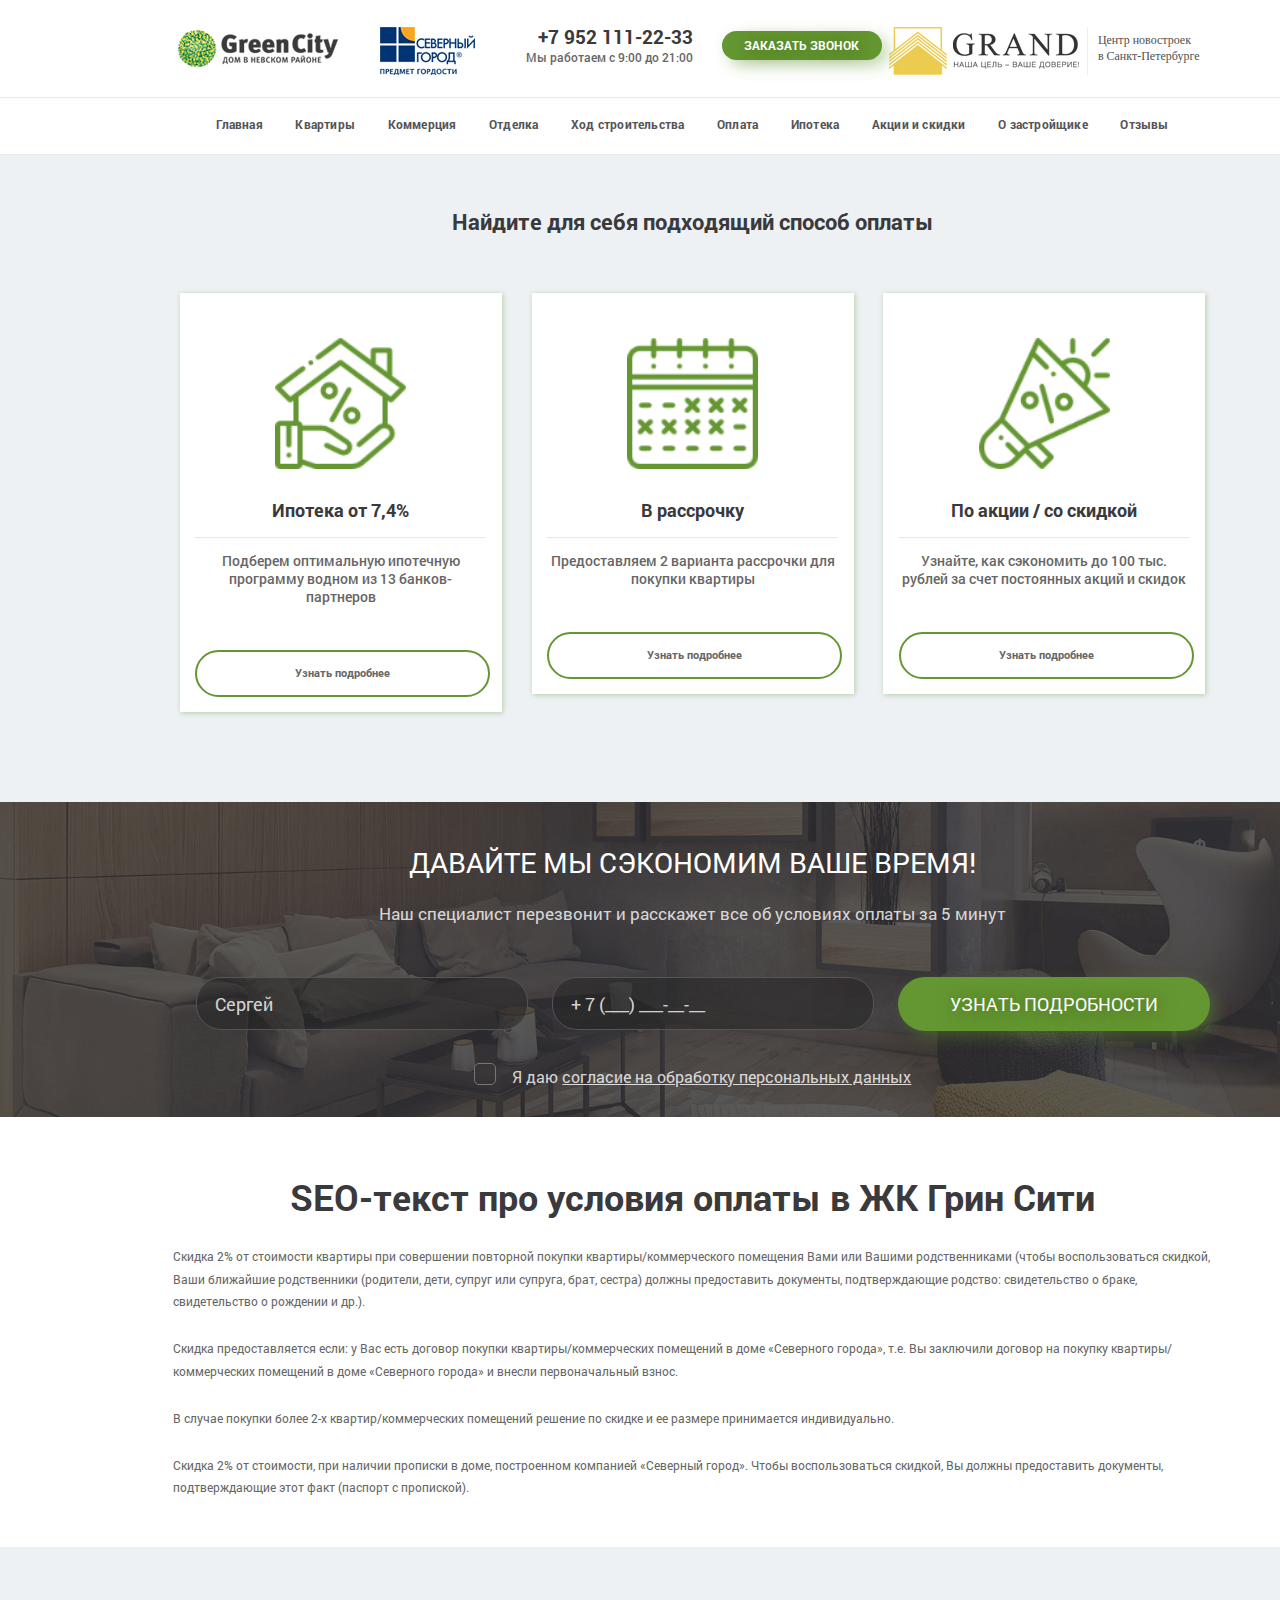
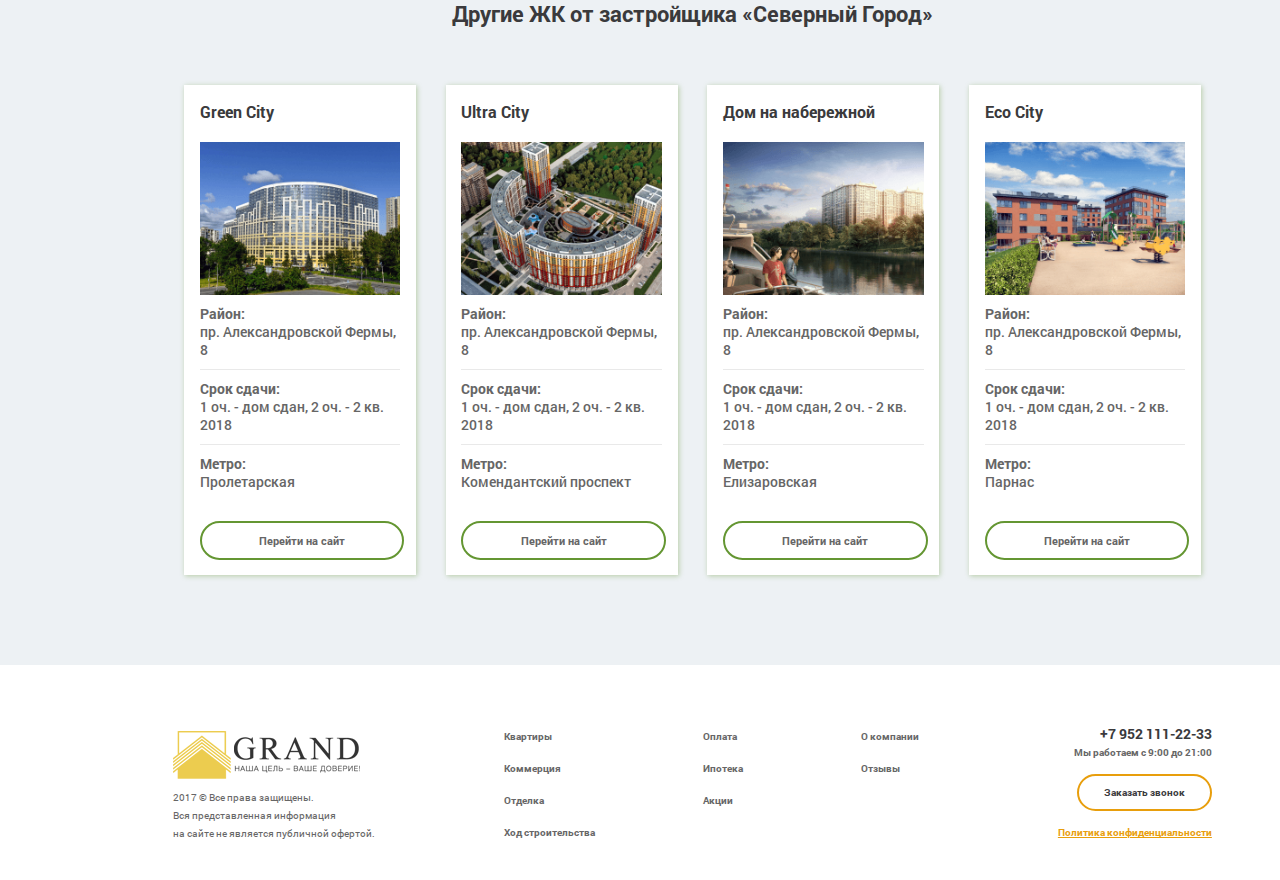
<file: payment.html>
<!DOCTYPE html>
<html lang="ru">
  	<head>
	    <meta charset="utf-8">
	    <meta name="viewport" content="width=device-width, initial-scale=1.0">
	    <title>Green City</title>
	    <link href="style.css" rel="stylesheet">
	    <link href="css/flats.css" rel="stylesheet">
	    <link href="css/commerce.css" rel="stylesheet">
	    <link href="css/payment.css" rel="stylesheet">
		<link href="css/style-font.css" rel="stylesheet">
		<script src="js/jquery-1.7.2.min.js" type="text/javascript"></script>
		<script src="js/resize.js"></script>
		<script src="js/maskinput.js"></script>
  	</head>
<body>
		<div class="opacity">
			<!-- header -->
	 		<nav class="site-nav">

			  <div class="menu-toggle">
			    <div class="hamburger"></div>
			  </div>

			  <ul class="open desktop">
			    <a href="index.html">
		 			<li>
		 				Главная
		 			</li>
		 		</a>

		 		<a href="flats.html">
		 			<li>
		 				Квартиры
		 			</li>
		 		</a>

		 		<a href="commerce.html">
		 			<li>
		 				Коммерция
		 			</li>
		 		</a>

		 		<a href="decoration.html">
		 			<li>
		 				Отделка
		 			</li>
		 		</a>

		 		<a href="building.html">
		 			<li>
		 				Ход строительства
		 			</li>
		 		</a>

		 		<a href="payment.html">
		 			<li>
		 				Оплата
		 			</li>
		 		</a>

		 		<a href="credit.html">
		 			<li>
		 				Ипотека
		 			</li>
		 		</a>

		 		<a href="discount.html">
		 			<li>
		 				Акции и скидки
		 			</li>
		 		</a>

		 		<a href="about.html">
		 			<li>
		 				О застройщике
		 			</li>
		 		</a>

		 		<a href="feedback.html">
		 			<li>
		 				Отзывы
		 			</li>
		 		</a>
			    
			  </ul>
			</nav>
	 		<header class="header">
	 			<div class="center-block">
	 				<div class="left-center-block">

	 					<a class="green-city" href="#">
	 						<img src="img/city-logo.png" alt="not-image">
	 					</a>

	 					<a class="town" href="#">
	 						<img src="img/town-logo.png" alt="not-image">
	 					</a>

	 					<div class="block-right-header">
		 					<a class="grand" href="#">
		 						<img src="img/grand-logo.png" alt="not-image">
		 						<img src="img/text-grand-logo.png" alt="not-image">
		 					</a>

		 					<span class="description-header">
		 						Центр новостроек <br>	 в Санкт-Петербурге
		 					</span>
	 					</div>

	 					<div class="header-block-phone-time">
	 						<span class="header-phone">
	 							+7 952 111-22-33
	 						</span>

	 						<span class="header-time">
	 							Мы работаем с 9:00 до 21:00 
	 						</span>
	 					</div> 
	 					<span class="btn btn-header-call-back">
	 						Заказать звонок
	 					</span>
	 				</div>
	 			</div>
	 		</header>
	 		<!-- end-header -->
			
	 		<!-- one-section -->
	 		<section class="one-section-flat section-wide">

		 		<!-- menu -->
		 		<nav class="bg-menu-header">
		 			<div class="center-block">
		 				<div class="left-center-block">
		 					<ul class="menu-header">
		 						<a href="index.html">
		 							<li>
		 								Главная
		 							</li>
		 						</a>

		 						<a href="flats.html">
		 							<li>
		 								Квартиры
		 							</li>
		 						</a>

		 						<a href="commerce.html">
		 							<li>
		 								Коммерция
		 							</li>
		 						</a>

		 						<a href="decoration.html">
		 							<li>
		 								Отделка
		 							</li>
		 						</a>

		 						<a href="building.html">
		 							<li>
		 								Ход строительства
		 							</li>
		 						</a>

		 						<a href="payment.html">
		 							<li>
		 								Оплата
		 							</li>
		 						</a>

		 						<a href="credit.html">
		 							<li>
		 								Ипотека
		 							</li>
		 						</a>

		 						<a href="discount.html">
		 							<li>
		 								Акции и скидки
		 							</li>
		 						</a>

		 						<a href="about.html">
		 							<li>
		 								О застройщике
		 							</li>
		 						</a>

		 						<a href="feedback.html">
		 							<li>
		 								Отзывы
		 							</li>
		 						</a>
		 					</ul>
		 				</div>
		 			</div>
		 		</nav>
		 		<!-- end-menu -->
		 	</section>

		 	<section class="thirteenth-section section-wide payment-methods-section">
					<div class="center-block">	
						<h2>Найдите для себя подходящий способ оплаты</h2>
						<div class="b-complex">
							<img src="img/payment-1.png" alt="">
							<div class="desc-complex">
								<h4>Ипотека от 7,4%</h4>
								<span>Подберем оптимальную ипотечную программу
								водном из 13 банков-партнеров
								</span>
							</div>
							<div class="btn-special">
								Узнать подробнее
							</div>
						</div>
						<div class="b-complex">
							<img src="img/payment-2.png" alt="">
							<div class="desc-complex">
								<h4>В рассрочку</h4>
								<span>Предоставляем 2 варианта рассрочки для покупки квартиры
								</span>
							</div>
							<div class="btn-special">
								Узнать подробнее
							</div>
						</div>
						<div class="b-complex">
							<img src="img/payment-3.png" alt="">
							<div class="desc-complex">
								<h4>По акции / со скидкой</h4>
								<span>Узнайте, как сэкономить до 100 тыс. рублей
								за счет постоянных акций и скидок
								</span>
							</div>
							<div class="btn-special">
								Узнать подробнее
							</div>
						</div>
					</div>
				</section>

				<section class="fourth-section section-wide">
					<div class="center-block">
						<h2>
							Давайте мы сэкономим ваше время!
						</h2>
						<p>
							Наш специалист перезвонит и расскажет все об условиях оплаты за 5 минут
						</p>
						<form action="#">
						  <input type="text" id="username" name="username" placeholder="Сергей">
						  <input type="tel" id="tel" name="usrtel" placeholder="+ 7 (___) ___-__-__">
						  <input type="submit" class="btn btn-submit" value="Узнать подробности">
						</form>
						<svg xmlns="http://www.w3.org/2000/svg" style="display: none">
						  <symbol id="checkmark" viewBox="0 0 24 24">
						    <path stroke-linecap="round" stroke-miterlimit="10" fill="none"  d="M22.9 3.7l-15.2 16.6-6.6-7.1">
						    </path>
						  </symbol>
						</svg>

						<div class="promoted-checkbox">
						    <input id="tmp" type="checkbox" class="promoted-input-checkbox"/>
						    <label for="tmp">
						      <svg><use xlink:href="#checkmark" /></svg>      
						      Я даю <span>согласие на обработку персональных данных</span>   
						    </label>
						</div>
					</div>
				</section>

				<section class="fifth-section section-wide">
					<div class="center-block">
						<div class="b-about">
							<div class="text-about">
								<h3>SEO-текст про условия оплаты в ЖК Грин Сити</h3>
								<p>Скидка 2% от стоимости квартиры при совершении повторной покупки квартиры/коммерческого помещения Вами или Вашими родственниками (чтобы воспользоваться скидкой, Ваши ближайшие родственники (родители, дети, супруг или супруга, брат, сестра) должны предоставить документы, подтверждающие родство: свидетельство о браке, свидетельство о рождении и др.).
								</p>	
								<p>Скидка предоставляется если: у Вас есть договор покупки квартиры/коммерческих помещений в доме «Северного города», т.е. Вы заключили договор на покупку квартиры/коммерческих помещений в доме «Северного города» и внесли первоначальный взнос.</p>
								<p>В случае покупки более 2-х квартир/коммерческих помещений решение по скидке и ее размере принимается индивидуально.</p>
								<p>
								Скидка 2% от стоимости, при наличии прописки в доме, построенном компанией «Северный город». Чтобы воспользоваться скидкой, Вы должны предоставить документы, подтверждающие этот факт (паспорт с пропиской).	
								</p>
							</div>
						</div>
					</div>
				</section>

				<section class="thirteenth-section section-wide">
					<div class="center-block">	
						<h2>Другие ЖК от застройщика «Северный Город»</h2>
						<div class="b-complex">
							<h4>Green City</h4>	
							<img src="img/complex-1.png" alt="">
							<div class="desc-complex">
								Район: <br>	  
								<span>пр. Александровской Фермы, 8</span>
							</div>
							<div class="desc-complex">
								Срок сдачи: <br>	  
								<span>1 оч. - дом сдан, 2 оч. - 2 кв. 2018</span>
							</div>
							<div class="desc-complex">
								Метро:  <br>	
								<span>Пролетарская </span>
							</div>
							<div class="btn-special">
								Перейти на сайт
							</div>
						</div>
						<div class="b-complex">
							<h4>Ultra City</h4>	
							<img src="img/complex-2.png" alt="">
							<div class="desc-complex">
								Район: <br>	  
								<span>пр. Александровской Фермы, 8</span>
							</div>
							<div class="desc-complex">
								Срок сдачи: <br>	  
								<span>1 оч. - дом сдан, 2 оч. - 2 кв. 2018</span>
							</div>
							<div class="desc-complex">
								Метро: <br>	  
								<span>Комендантский проспект </span>
							</div>
							<div class="btn-special">
								Перейти на сайт
							</div>
						</div>
						<div class="b-complex">
							<h4>Дом на набережной</h4>	
							<img src="img/complex-3.png" alt="">
							<div class="desc-complex">
								Район: <br>	  
								<span>пр. Александровской Фермы, 8</span>
							</div>
							<div class="desc-complex">
								Срок сдачи: <br>	  
								<span>1 оч. - дом сдан, 2 оч. - 2 кв. 2018</span>
							</div>
							<div class="desc-complex">
								Метро: <br>	  
								<span>Елизаровская</span>
							</div>
							<div class="btn-special">
								Перейти на сайт
							</div>
						</div>
						<div class="b-complex">
							<h4>Eco City</h4>	
							<img src="img/complex-4.png" alt="">
							<div class="desc-complex">
								Район: <br>	  
								<span>пр. Александровской Фермы, 8</span>
							</div>
							<div class="desc-complex">
								Срок сдачи: <br>	  
								<span>1 оч. - дом сдан, 2 оч. - 2 кв. 2018</span>
							</div>
							<div class="desc-complex">
								Метро: <br>	  
								<span>Парнас </span>
							</div>
							<div class="btn-special">
								Перейти на сайт
							</div>
						</div>
					</div>
				</section>


		 		<section class="footer section-wide">
					<div class="center-block">
						<div class="b-logo">
							<a class="grand" href="#">
			 					<img src="img/grand-logo.png" alt="not-image">
			 					<img src="img/text-grand-logo.png" alt="not-image">
			 				</a>	
							<p>2017 © Все права защищены. <br>	
							Вся представленная информация <br>	
							на сайте не является публичной офертой.</p>
						</div>
						<div class="links">   
							<a href="#">Квартиры</a><br>	 
							<a href="#">Коммерция</a><br>	
							<a href="#">Отделка</a><br>	
							<a href="#">Ход строительства</a>
						</div>
						<div class="links">  
							<a href="#">Оплата</a><br>	
							<a href="#">Ипотека</a><br>	
							<a href="#">Акции</a><br>	
						</div>
						<div class="links">
							<a href="#">О компании</a><br>	
							<a href="#">Отзывы</a><br>	
						</div>
						<div class="b-phone">
							<h3>+7 952 111-22-33</h3>
							<p>Мы работаем с 9:00 до 21:00 </p>
							<div class="btn-special">Заказать звонок</div> <br>	
							<a href="">Политика конфиденциальности</a>
						</div>
					</div>
				</section>
		 	</div>
</body>
</html>
</file>
<file: style.css>
label, input {
  border: none;
  margin: 0px;
  padding: 0px;
  outline: none;
  background: transparent; }

span {
  padding: 0px; }

input, a, label {
  border: none;
  margin: 0px;
  padding: 0px;
  outline: none;
  text-decoration: none;
    -webkit-text-decoration-color: inherit;
    text-decoration-color: inherit; }

.site-nav,
.mob-phone-call,
.mob-green-preview {
  display: none; }

img {
  vertical-align: middle;
  border: 0; }

html {
  min-width: 1385px;
  max-width: 2560px;
  margin: 0 auto; }

body {
  padding: 0;
  margin: 0;
  float: left;
    float-font-family: 'RobotoRegular';
    float-font-size: 12px;
  width: 100%; }

h1, h2, h3 {
  font-family: 'RobotoBold'; }

.bold {
  font-family: 'RobotoBold'; }

.opacity {
  position: relative;
  float: left;
  width: 100%;
  /*min-height: 100%*/
  /*opacity: 0.7*/
  /*overflow-x: hidden */ }

.center-block {
  margin: 0px auto;
  width: 75%; }

.left-center-block,
.block-span {
  position: relative;
  float: left;
  width: 100%; }

.null-block {
  float: left;
  width: 100%;
  height: 0px; }

.btn {
  display: inline-block;
  cursor: pointer;
  padding: 0.8em 0;
  border-radius: 35px;
  color: #fff;
  letter-spacing: 0px;
  background: #649632;
  text-shadow: 2px 2px 18px #416a18;
  -webkit-box-shadow: 6px 6px 15px 0px rgba(100, 150, 50, 0.4);
  box-shadow: 6px 6px 15px 0px rgba(100, 150, 50, 0.4);
  -webkit-transition: all 0.3s;
  -o-transition: all 0.3s;
  transition: all 0.3s;
  text-align: center; }
  .btn .icon {
    margin-left: 0; }

.btn:hover {
  background: #e89e0c;
  text-shadow: 2px 2px 18px #416a18; }

/*=============================================================================================*/
/*=============================================================================================*/
/*=============================================================================================*/
/*=============================================================================================*/
/*=============================================================================================*/
/*one-section*/
.section-wide {
  position: relative;
  overflow-x: hidden;
  float: left;
  width: 100%;
  z-index: 0; }

.one-section {
  background: url(img/bg-one-section.jpg) center center no-repeat;
  background-size: cover;
  min-height: 460px; }

.header {
  position: relative;
  padding: 1.69em 0px;
  padding-bottom: 0px;
  margin-bottom: 1.4em;
  float: left;
  width: 100%; }

.green-city {
  float: left;
  margin-left: 0.5%;
  margin-top: 0.3%; }

.town {
  float: left;
  margin-left: 4%; }

.block-right-header {
  float: right; }

.grand {
  float: left; }

.grand img:last-child {
  margin-left: 0.1em; }

.description-header {
  font-size: 12px;
  position: relative;
  float: left;
  margin-right: 0.5em;
  margin-left: 1.6em;
  padding-top: 0.38em;
  width: 9em;
  line-height: 1.38em;
  color: #505050;
  letter-spacing: 0px; }

.description-header:before {
  position: absolute;
  content: '';
  top: 0px;
  left: -0.9em;
  width: 1px;
  height: 4em;
  background: #eceef3; }

.header-block-phone-time {
  float: left;
  width: 21%;
  text-align: right; }

.header-phone {
  float: right;
  width: 100%;
  font-size: 24px;
  line-height: 1.08em;
  color: #3a3a3c;
  font-family: 'RobotoBold';
  letter-spacing: 0px; }

.header-time {
  float: right;
  width: 100%;
  font-size: 12px;
  line-height: 1.6em;
  color: #666666;
  font-family: 'RobotoMedium';
  letter-spacing: 0px; }

.btn-header-call-back {
  font-size: 15px;
  float: left;
  margin-left: 2.8%;
  margin-top: 0.35%;
  padding: 0.73em 1.86em;
  line-height: 1em;
  font-family: 'RobotoBold';
  text-transform: uppercase;
  filter: progid:DXImageTransform.Microsoft.Shadow(color=#416a18,strength=90, direction=7); }

.bg-menu-header {
  position: relative;
  float: left;
  width: 100%;
  min-height: 3.5em;
  overflow: hidden; }

.bg-menu-header:before {
  position: absolute;
  content: '';
  top: 0px;
  left: 0px;
  width: 100%;
  height: 100%;
  background: url(img/bg-one-section.jpg) 40% top no-repeat;
  -webkit-filter: blur(5px);
  -moz-filter: blur(5px);
  -o-filter: blur(5px);
  -ms-filter: blur(5px);
  filter: blur(5px); }

.bg-menu-header:after {
  position: absolute;
  content: '';
  top: 0px;
  left: 0px;
  width: 100%;
  height: 100%;
  background: rgba(0, 0, 0, 0.4); }

.menu-header {
  position: relative;
  z-index: 1;
  padding: 0px;
  margin: 0 auto;
  list-style: none; }

.menu-header a {
  display: inline-block;
  padding: 0px 0.5em;
  margin: 0 0.8%;
  border-top: 6px solid rgba(100, 150, 50, 0);
  font-size: 14px;
  line-height: 3.42em;
  text-align: center;
  color: #fff;
  font-family: 'RobotoBold';
  letter-spacing: 0.2px;
  -webkit-transition: all 0.3s;
  -moz-transition: all 0.3s;
  -o-transition: all 0.3s;
  -ms-transition: all 0.3s;
  transition: all 0.3s; }

ul.menu-header {
  margin: 0 auto;
  text-align: center; }

.menu-header a:hover {
  border-top: 0.42em solid #649632; }

.block-desciption-one-section {
  position: absolute;
  right: 0.5%;
  padding: 0.3em;
  width: 23%; }

.border-desciption-one-section {
  position: relative;
  float: left;
  z-index: 1;
  width: 97%;
  padding-bottom: 1em;
  border: 4px solid #649632; }

.block-desciption-one-section:before {
  position: absolute;
  content: '';
  top: 0px;
  left: 0px;
  width: 100%;
  height: 100%;
  background: url(img/bg-one-section.jpg) right -390px top -164px no-repeat;
  -webkit-filter: blur(5px);
  -moz-filter: blur(5px);
  -o-filter: blur(5px);
  -ms-filter: blur(5px);
  filter: blur(5px); }

.block-desciption-one-section:after {
  position: absolute;
  content: '';
  top: 0px;
  left: 0px;
  width: 100%;
  height: 100%;
  background: rgba(0, 0, 0, 0.4); }

.header-desciption-one-section {
  float: left;
  width: 100%;
  font-size: 36px;
  line-height: 1.4em;
  color: #fff;
  font-family: 'RobotoBold';
  letter-spacing: 1px;
  text-align: center;
  background: #649632; }

.content-desciption-one-section {
  float: left;
  margin: 0px 8%;
  margin-top: 1em;
  margin-bottom: 0.3em;
  width: 84%;
  font-size: 16px;
  line-height: 1.2em;
  color: #fff;
  font-family: 'RobotoMedium';
  letter-spacing: 0.5px;
  text-align: center; }

.block-around-one-section {
  position: absolute;
  left: 1%;
  border-radius: 100%;
  width: 15%;
  border: 6px solid #fff;
  background: #649632;
  z-index: 99999; }

.block-around-one-section .block-center-height {
  position: absolute;
  top: 0px;
  left: 0px;
  right: 0px;
  bottom: 0px;
  width: 100%;
  z-index: 0;
  float: left;
  text-align: center; }

.block-center-height .center-height {
  max-width: 95%;
  min-width: 10px;
  margin-left: auto;
  margin-right: auto;
  display: inline-block;
  vertical-align: middle; }

.block-center-height:before {
  content: "";
  display: inline-block;
  min-height: inherit;
  height: 100%;
  vertical-align: middle; }

.description-around-one-section {
  float: left;
  width: 100%;
  font-size: 14px;
  line-height: 14px;
  color: #fff;
  text-transform: uppercase;
  font-family: 'RobotoMedium';
  letter-spacing: 0px;
  text-align: center; }

.description-around-one-section .bold {
  font-size: 24px;
  line-height: 28px;
  font-family: 'RobotoBold'; }

/*favorites button*/
.b-favorites {
  position: absolute;
  font-family: 'RobotoRegular';
  color: #4f462a;
  background: #f3c644;
  padding: 0 1em;
  line-height: 2.6em;
  font-size: 1.2em;
  right: -6.05em;
  top: 3em;
  cursor: pointer;
  -webkit-transition: all 0.5s;
  -o-transition: all 0.5s;
  transition: all 0.5s; }
  .b-favorites img {
    vertical-align: middle;
    margin: 0 0.4em 4px 0; }

.b-favorites:hover {
  right: 0; }

/*slider*/
.block-one-slider {
  float: left;
  position: absolute;
  width: 73%;
  margin-left: -35%;
  left: 50%;
  overflow: hidden;
  height: 2.5%;
  z-index: 1000; }

.block-one-slider .bx-wrapper {
  background: transparent; }

.block-one-slider .preview-one-slider {
  cursor: pointer;
  display: inline-block;
  position: relative;
  width: auto;
  height: 154px;
  margin: 0px 23px;
  margin-bottom: 23px;
  overflow: hidden;
  border: 6px solid #fff;
  -webkit-box-shadow: 3px 3px 35px 0px rgba(0, 1, 5, 0.35);
  -moz-box-shadow: 3px 3px 35px 0px rgba(0, 1, 5, 0.35);
  box-shadow: 3px 3px 35px 0px rgba(0, 1, 5, 0.35); }

.width252 {
  width: 252px !important; }

.block-one-slider .preview-one-slider img {
  position: absolute;
  top: 0px;
  left: 0px; }

.block-one-slider .bx-viewport {
  /*position: absolute !important*/
  padding: 20px 0px;
  width: 930px !important;
  margin-left: -465px;
  left: 50%; }

.block-one-slider .bx-wrapper img {
  max-width: none;
  display: block; }

.block-one-slider .bx-wrapper .bx-pager {
  display: none; }

.block-one-slider .bx-wrapper .bx-controls-direction a {
  position: absolute;
  top: 72%;
  outline: 0;
  width: 86px;
  height: 30px;
  text-indent: -9999px;
  z-index: 1; }

.block-one-slider .bx-wrapper .bx-prev {
  left: 0px;
  background: url(img/left-btn-slider.png) no-repeat; }

.block-one-slider .bx-wrapper .bx-next {
  right: 0px;
  background: url(img/right-btn-slider.png) no-repeat; }

.block-one-slider .bx-wrapper .bx-next:hover,
.block-one-slider .bx-wrapper .bx-next:focus {
  background-position: 0; }

.block-popup-one {
  display: none;
  /*display:block*/
  float: left;
  position: fixed;
  width: 100%;
  height: 100%;
  background: rgba(0, 0, 0, 0.3);
  overflow-y: auto;
  z-index: 100; }

.close-popupcursor:pointer {
  position: absolute;
  top: -20px;
  border-radius: 20px;
  right: -20px;
  width: 20px;
  height: 20px;
  z-index: 5;
  background: #fff url(img/icon-close.png) center center no-repeat;
  background-size: 12px;
  -webkit-box-shadow: 0px 0px 10px 1px rgba(0, 0, 0, 0.3);
  -moz-box-shadow: 0px 0px 10px 1px rgba(0, 0, 0, 0.3);
  box-shadow: 0px 0px 10px 1px rgba(0, 0, 0, 0.3);
  -webkit-transition: all 0.2s;
  -moz-transition: all 0.2s;
  -o-transition: all 0.2s;
  -ms-transition: all 0.2s;
  transition: all 0.2s; }

.close-popup:hover {
  -webkit-box-shadow: 0px 0px 10px 0px rgba(0, 0, 0, 0.7);
  -moz-box-shadow: 0px 0px 10px 0px rgba(0, 0, 0, 0.7);
  box-shadow: 0px 0px 10px 0px rgba(0, 0, 0, 0.7); }

.block-center-popup-one {
  top: 50%;
  left: 50%;
  margin-left: -250px;
  margin-top: -150px;
  width: 500px;
  height: 300px; }

.block-center-popup-two {
  position: absolute;
  top: 50%;
  left: 50%;
  margin-left: -200px;
  margin-top: -290px;
  width: 400px;
  min-height: 300px; }

.block-popup-one .popup-one-of-slide {
  width: 500px !important;
  height: 300px; }

.block-popup-one .bx-wrapper {
  width: 100%;
  height: 300px;
  margin-bottom: 0px;
  background: rgba(0, 0, 0, 0.15); }

.block-popup-one .bx-viewport {
  /*position: absolute !important*/
  width: 500px !important; }

.block-popup-one ul {
  list-style: none !important; }

.block-popup-one .popup-one-of-slide {
  cursor: pointer;
  display: inline-block;
  position: relative;
  width: 480px !important;
  margin: 0px 10px;
  height: 300px;
  overflow: hidden; }

.block-popup-one .popup-one-of-slide img {
  width: 480px; }

.block-popup-one .block-center-height {
  position: absolute;
  top: 0px;
  left: 0px;
  right: 0px;
  bottom: 0px;
  width: 100%;
  z-index: 0;
  float: left;
  min-height: 300px;
  text-align: center; }

.block-popup-one .bx-wrapper .bx-controls-direction a {
  position: absolute;
  top: 50%;
  margin-top: -72px;
  outline: 0;
  width: 42px;
  height: 144px;
  text-indent: -9999px;
  z-index: 1; }

.block-popup-one .bx-wrapper .bx-prev {
  left: 0px;
  background: url(img/left-btn-popup-slider.png) no-repeat; }

.block-popup-one .bx-wrapper .bx-next {
  right: 0px;
  background: url(img/right-btn-popup-slider.png) no-repeat; }

.block-popup-one .bx-wrapper .bx-next:hover,
.block-popup-one .bx-wrapper .bx-next:focus {
  background-position: 0; }

/*second-section*/
.second-section {
  background: url(img/bg-second-section.jpg) center bottom no-repeat;
  background-size: cover;
  padding: 0 0 5% 0; }
  .second-section .credit {
    font-family: 'RobotoBold';
    font-size: 14px;
    position: absolute;
    left: -80px;
    bottom: 30%;
    -webkit-transform: rotate(-90deg);
    -ms-transform: rotate(-90deg);
    transform: rotate(-90deg); }
    .second-section .credit a {
      text-transform: uppercase;
      color: #fff;
      background: #ff0000;
      padding: 1.5em 2.5em;
      border-bottom-left-radius: 10px;
      border-bottom-right-radius: 10px;
      -webkit-transition: all 0.3s;
      -o-transition: all 0.3s;
      transition: all 0.3s; }
  .second-section .credit:hover a {
    background: #e89e0c;
    font-size: 15px; }
  .second-section .b-district {
    width: 70%;
    margin: 10% auto 0;
    border-radius: 10px;
    background: url(img/bg-district.jpg) center center no-repeat;
    background-size: cover;
    -webkit-box-shadow: 3px 3px 35px 0px rgba(0, 1, 5, 0.35);
    box-shadow: 3px 3px 35px 0px rgba(0, 1, 5, 0.35);
    font-family: 'RobotoRegular';
    font-size: 18px;
    min-height: 182px !important; }
    .second-section .b-district span {
      font-size: 14px; }
    .second-section .b-district .desc-left {
      color: #3a3a3c;
      margin: 0 0 0 1.5em;
      float: left; }
      .second-section .b-district .desc-left h2 {
        font-size: 30px;
        margin: 0.5em 0 0 0;
        text-transform: uppercase;
        display: inline-block; }
      .second-section .b-district .desc-left h2:nth-of-type(2) {
        color: #51841f; }
      .second-section .b-district .desc-left .bold {
        color: #51841f; }
    .second-section .b-district .desc-right {
      float: right;
      color: #fff;
      margin: 0.4em 1em 0 0; }
      .second-section .b-district .desc-right .icon {
        margin: 0 0 0 -1.5em; }
    .second-section .b-district .desc-right > div {
      margin: 0.5em 0 0 0;
      line-height: 1.1em; }

.icon {
  width: 20px;
  margin: 0 2px 0 10px;
  text-align: center;
  display: inline-block; }
  .icon img {
    vertical-align: middle; }

.btns-video-presentation {
  margin: 3% auto 0;
  font-family: 'RobotoBold';
  text-align: center; }
  .btns-video-presentation .btn {
    font-size: 16px;
    line-height: 16px;
    margin: 0 2%;
    padding: 0.8em 2.5em; }

.b-test {
  margin: 6% auto 0;
  width: 82%;
  background: rgba(255, 255, 255, 0.9);
  border: 0.8em solid #edf1f4;
  text-align: center;
  color: #3a3a3c; }
  .b-test h2 {
    font-family: 'RobotoBold';
    font-size: 36px;
    text-transform: uppercase;
    line-height: 60px; }
  .b-test .btn-test {
    font-family: 'RobotoRegular';
    font-size: 30px;
    text-transform: uppercase;
    padding: 0.5em 1.5em;
    margin: 3.5% 0 0 0; }
  .b-test .bold {
    font-size: 14px;
    margin: 6%; }

/*end of second-section*/
/*third section*/
.third-section {
  background: #edf1f4;
  text-align: center;
  color: #3a3a3c;
  padding: 0 0 4% 0; }
  .third-section h2 {
    font-family: 'RobotoBold';
    font-size: 36px;
    text-transform: uppercase;
    line-height: 36px;
    margin: 5% 0 0 0; }
  .third-section h4 {
    font-family: 'RobotoBold';
    font-size: 26px;
    margin: 4% 0 0 0; }
  .third-section .b-proposals {
    margin: 5% 0 0 0; }
  .third-section .b-list, .third-section .b-option {
    display: inline-block;
    vertical-align: top; }
  .third-section .b-list {
    text-align: left;
    width: 16%;
    margin: 0 2% 0 0; }
    .third-section .b-list h3 {
      margin: 0; }
    .third-section .b-list .btn-proposal {
      background: #fff;
      color: #3a3a3c;
      font-family: 'RobotoBold';
      font-size: 14px;
      text-shadow: none;
      padding: 0.8em 1.4em;
      margin: 1.6em 0 0 0; }
    .third-section .b-list .btn-proposal:hover {
      background: #649632;
      color: #fff; }
  .third-section .b-option {
    position: relative;
    width: 23%;
    padding: 0 0 5% 0;
    background: #fff;
    margin: 0 0 0 3%;
    -webkit-box-shadow: 2px 2px 20px 0px rgba(100, 150, 50, 0.4);
    box-shadow: 2px 2px 20px 0px rgba(100, 150, 50, 0.4);
    -webkit-transition: all 0.3s;
    -o-transition: all 0.3s;
    transition: all 0.3s;
    cursor: pointer; }
    .third-section .b-option h3 {
      font-family: 'RobotoRegular';
      text-transform: uppercase;
      font-size: 16px;
      line-height: 16px;
      margin: 1em 0 0 0; }
    .third-section .b-option .image {
      width: 100%;
      margin: 7% auto 0; }
    .third-section .b-option .image::after {
      content: '';
      position: absolute;
      right: 1em;
      top: 3em;
      background: url(../img/icon-star.png) center 3px no-repeat;
      height: 30px;
      width: 30px;
      border: none; }
    .third-section .b-option .b-square.square-new {
      font-size: 1em;
      text-align: center;
      padding: 1em 0; }
      .third-section .b-option .b-square.square-new .medium {
        font-size: 1em !important;
        font-family: 'RobotoMedium'; }
    .third-section .b-option .b-square {
      width: 84%;
      margin: 6% auto 7%;
      border-top: 1.5px solid #edf1f4;
      border-bottom: 1.5px solid #edf1f4;
      text-align: left;
      font-family: 'RobotoBold'; }
      .third-section .b-option .b-square span {
        font-size: 11px; }
      .third-section .b-option .b-square sup {
        font-size: 10px; }
      .third-section .b-option .b-square .desc-left, .third-section .b-option .b-square .desc-right {
        display: inline-block;
        line-height: 18px;
        margin: 0.8em 0; }
      .third-section .b-option .b-square .desc-right {
        float: right; }
    .third-section .b-option .b-price {
      font-family: 'RobotoBold'; }
      .third-section .b-option .b-price span {
        display: block;
        margin: 1em 0 0 0;
        font-size: 1.3em;
        color: #51841f; }
      .third-section .b-option .b-price h3 {
        margin: 0px;
        text-transform: none;
        font-size: 32px;
        line-height: 32px;
        margin: 0.3em 0 0.1em 0; }
      .third-section .b-option .b-price .small {
        margin: 0.1em 0 0 0;
        font-size: 12px;
        color: #3a3a3a; }
    .third-section .b-option .btn-more {
      position: absolute;
      bottom: 0;
      left: 0;
      border-radius: 0;
      font-family: 'RobotoMedium';
      width: 100%; }
  .third-section .b-option:hover {
    -webkit-box-shadow: inset 0px 0px 0px 2px #e89e0c;
    box-shadow: inset 0px 0px 0px 2px #e89e0c; }
    .third-section .b-option:hover .btn-more {
      background: #e89e0c;
      text-shadow: 2px 2px 18px #416a18; }
  .third-section .btn-all-plans {
    position: relative;
    margin: 3% auto 0;
    font-family: 'RobotoMedium';
    text-align: center;
    font-size: 30px;
    line-height: 30px;
    padding: 0.4em 1.5em;
    text-transform: uppercase; }
    .third-section .btn-all-plans .icon {
      margin: 0 0.8em 0 0; }
      .third-section .btn-all-plans .icon img {
        margin-top: 3px;
        vertical-align: top; }
  .third-section .icon::after {
    content: '';
    position: absolute;
    right: 10%;
    top: -90%;
    width: 49px;
    height: 43px;
    background: url(img/icon-arrow.png) center 3px no-repeat; }

/*end of third-section*/
/*fourth-section*/
.fourth-section {
  text-align: center;
  color: #fff;
  background: url("img/bg-fourth-section.png") center center no-repeat;
  background-size: cover;
  padding: 0 0 2% 0;
  -ms-input-placeholder-color: rgba(255, 255, 255, 0.8);
  -moz-placeholder-color: rgba(255, 255, 255, 0.8);
  -moz-placeholder-opacity: 1; }
  .fourth-section h2 {
    font-size: 40px;
    font-family: 'RobotoRegular';
    font-weight: 400;
    margin: 4% 0 0 0; }
  .fourth-section p {
    font-family: 'RobotoRegular';
    font-size: 19px;
    color: rgba(255, 255, 255, 0.8);
    margin: 2% 0 0 0; }
  .fourth-section form {
    margin: 5% 0 0 0; }
  .fourth-section .question {
    font-family: 'RobotoRegular';
    font-size: 14px;
    color: rgba(255, 255, 255, 0.8);
    text-align: center;
    margin: 0 43% 1% 0; }
  .fourth-section ::-webkit-input-placeholder {
    color: rgba(255, 255, 255, 0.8); }
  .fourth-section ::-moz-placeholder {
    color: rgba(255, 255, 255, 0.8);
    opacity: 1; }
  .fourth-section input[type=tel] {
    font-family: 'RobotoRegular';
    width: 29%;
    color: rgba(255, 255, 255, 0.8);
    font-size: 18px;
    padding: 0.8em 0 0.7em 1em;
    background: rgba(34, 34, 34, 0.5);
    border: 1.5px solid #565454;
    border-radius: 25px; }
  .fourth-section .btn-submit {
    font-family: 'RobotoRegular';
    font-size: 18px;
    padding: 0.85em 1.6em;
    text-transform: uppercase;
    margin: 0 0 0 3%; }

.promoted-input-checkbox {
  border: 0;
  clip: rect(0 0 0 0);
  height: 1px;
  margin: -1px;
  overflow: hidden;
  padding: 0;
  position: absolute;
  width: 1px; }

.promoted-checkbox {
  margin: 3% 0 0 0;
  text-align: left;
  display: inline-block; }
  .promoted-checkbox input:checked + label > svg {
    height: 0.9em;
    -webkit-animation: draw-checkbox ease-in-out 0.2s forwards;
    animation: draw-checkbox ease-in-out 0.2s forwards; }
  .promoted-checkbox label {
    color: rgba(255, 255, 255, 0.8);
    line-height: 1.7em;
    font-family: 'RobotoRegular';
    cursor: pointer;
    position: relative; }
    .promoted-checkbox label span {
      text-decoration: underline; }
    .promoted-checkbox label:after {
      content: "";
      height: 1.3em;
      width: 1.3em;
      margin-right: 1rem;
      float: left;
      border: 1.5px solid #787678;
      border-radius: 5px;
      -webkit-transition: 0.15s all ease-out;
      -o-transition: 0.15s all ease-out;
      transition: 0.15s all ease-out; }
  .promoted-checkbox svg {
    stroke: #e79e0c;
    stroke-width: 4px;
    height: 0;
    width: 24px;
    position: absolute;
    left: -40px;
    top: 2px;
    stroke-dasharray: 33; }

@-webkit-keyframes draw-checkbox {
  0% {
    stroke-dashoffset: 33; }
  100% {
    stroke-dashoffset: 0; } }

@keyframes draw-checkbox {
  0% {
    stroke-dashoffset: 33; }
  100% {
    stroke-dashoffset: 0; } }

/*end of fourth-section*/
/*fifth-section*/
.fifth-section .b-about {
  width: 100%;
  margin: 10% 0 0 0;
  font-family: 'RobotoRegular'; }
  .fifth-section .b-about .text-about {
    display: inline-block;
    vertical-align: top;
    width: 35%; }
    .fifth-section .b-about .text-about h3 {
      margin: 0;
      color: #3a3a3c;
      font-size: 30px; }
    .fifth-section .b-about .text-about p {
      color: #666666;
      font-size: 14px;
      line-height: 1.9em;
      margin: 0; }
  .fifth-section .b-about .btn-more {
    font-size: 12px;
    padding: 0.9em 1.3em;
    font-family: 'RobotoMedium';
    margin: 8% 0 0 0; }
    .fifth-section .b-about .btn-more .icon {
      margin: 0 0.7em 0 0; }
      .fifth-section .b-about .btn-more .icon img {
        margin-bottom: 2.5px; }
  .fifth-section .b-about .slider {
    display: inline-block;
    vertical-align: top;
    margin: 0 0 0 4.6%;
    background: #666;
    width: 60%; }

.fifth-section .b-warning {
  width: 100%;
  margin: 4% 0 0 0;
  padding: 0 0 4% 0;
  -webkit-box-shadow: inset 0px 0px 0px 10px #edf1f4;
  box-shadow: inset 0px 0px 0px 10px #edf1f4; }
  .fifth-section .b-warning .b-indicators {
    font-family: 'RobotoMedium';
    font-size: 13px;
    display: inline-block;
    vertical-align: top;
    margin: 2.5em 0 0 3em;
    width: 42%; }
    .fifth-section .b-warning .b-indicators .indicator {
      width: 100%;
      height: 1.1em;
      background: #d1dae0;
      border-radius: 25px;
      margin: 2% 0 0 0;
      position: relative;
      z-index: 1; }
    .fifth-section .b-warning .b-indicators .indicator::before {
      content: ' ';
      height: 100%;
      border-top-left-radius: 25px;
      border-bottom-left-radius: 25px;
      position: absolute;
      top: 0;
      z-index: 5; }
    .fifth-section .b-warning .b-indicators .indicator::after {
      font-family: 'RobotoMedium';
      font-size: 13px;
      color: #fff;
      position: absolute;
      z-index: 10;
      top: -2em;
      height: 2em;
      width: 9%;
      text-align: center; }
    .fifth-section .b-warning .b-indicators .green::before {
      width: 70%;
      background: #649632;
      left: 0; }
    .fifth-section .b-warning .b-indicators .green::after {
      content: '65%';
      left: 65.2%;
      background: url("img/bg-indicator.png") center center no-repeat; }
    .fifth-section .b-warning .b-indicators .orange::before {
      width: 30%;
      background: #e89e0c;
      left: 0; }
    .fifth-section .b-warning .b-indicators .orange::after {
      content: '35%';
      left: 25.2%;
      background: url("img/bg-indicator-or.png") center center no-repeat; }
  .fifth-section .b-warning .b-freeze-price {
    display: inline-block;
    vertical-align: top;
    font-family: 'RobotoBold';
    margin: 3.5% 0 0 10%; }
    .fifth-section .b-warning .b-freeze-price h3 {
      font-size: 16px;
      margin: 0;
      color: #ce4242; }
    .fifth-section .b-warning .b-freeze-price span {
      color: #ce4242; }
    .fifth-section .b-warning .b-freeze-price p {
      font-size: 18px;
      margin: 0; }
    .fifth-section .b-warning .b-freeze-price p:nth-of-type(2) {
      font-size: 14px;
      font-family: 'RobotoRegular';
      margin: 2% 0 0 0; }
    .fifth-section .b-warning .b-freeze-price .btn-price {
      margin: 5% 0 0 0;
      padding: 0.8em 1.3em;
      text-transform: uppercase; }

/*end of fifth-section*/
/*sixth-section*/
.sixth-section {
  /* Hide the browser's default radio button */
  /* Create a custom radio button */
  /* When the radio button is checked, add a blue background */ }
  .sixth-section .center-block {
    text-align: center; }
  .sixth-section .container {
    display: inline-block;
    position: relative;
    padding-left: 0;
    width: 15%;
    height: 4em;
    cursor: pointer;
    font-size: 13px;
    font-family: 'RobotoBold';
    text-align: center;
    color: #666666;
    -webkit-user-select: none;
    -moz-user-select: none;
    -ms-user-select: none;
    user-select: none;
    -webkit-transition: all 0.5s;
    -o-transition: all 0.5s;
    transition: all 0.5s; }
  .sixth-section .container input {
    position: absolute;
    opacity: 0;
    cursor: pointer; }
  .sixth-section .r-text {
    position: relative;
    top: 1.3em;
    z-index: 1000; }
  .sixth-section .checkmark {
    position: absolute;
    top: 0;
    left: 0;
    height: 3.8em;
    width: 100%;
    background-color: #fff;
    border: 1.5px solid #e9e9e9;
    z-index: 300; }
  .sixth-section .container input:checked ~ .checkmark {
    background-color: #649632;
    border-color: #649632; }
  .sixth-section .container input:checked ~ .r-text {
    color: #fff; }
  .sixth-section .c-left {
    border-right: none;
    border-top-left-radius: 25px;
    border-bottom-left-radius: 25px; }
  .sixth-section .c-right {
    border-left: none;
    border-top-right-radius: 25px;
    border-bottom-right-radius: 25px; }
  .sixth-section h2 {
    margin: 5% 0 3.5% 0;
    color: #3a3a3c;
    font-size: 36px; }
  .sixth-section .b-map {
    margin: 4.5% 0 0 0; }
    .sixth-section .b-map .map {
      width: 80%;
      display: inline-block;
      vertical-align: bottom;
      background: #666; }
    .sixth-section .b-map .map-options {
      width: 20%;
      float: right;
      display: inline-block;
      vertical-align: bottom; }
      .sixth-section .b-map .map-options .opt {
        height: 3.23em;
        border-top: 1px solid #fff;
        border-bottom: 1px solid #fff;
        margin: 0.07em 0 0 0;
        cursor: pointer;
        font-family: 'RobotoMedium';
        font-size: 13px;
        color: #666;
        -webkit-transition: all 0.3s;
        -o-transition: all 0.3s;
        transition: all 0.3s;
        text-align: left;
        line-height: 3.23em; }
        .sixth-section .b-map .map-options .opt img {
          margin: 0 0.5em 0 2.3em; }
      .sixth-section .b-map .map-options .opt:nth-of-type(1) {
        margin: 0; }
      .sixth-section .b-map .map-options .opt:hover {
        border-top: 1px solid #e9e9e9;
        border-bottom: 1px solid #e9e9e9;
        background: #fae8c3; }

/*end of sixth-section*/
/*seventh-section*/
.seventh-section {
  background: url(img/bg-fourth-section.png) center center no-repeat;
  background-size: cover; }
  .seventh-section h2 {
    margin: 5% 0 0 0; }
    .seventh-section h2 span {
      text-transform: uppercase; }
  .seventh-section form {
    margin: 6% 0 0 0; }
  .seventh-section .question {
    margin: 0 37% 1% 0; }

/*end of seventh-section*/
/*eighth-section*/
.eighth-section {
  background: #edf1f4;
  padding: 0 0 5% 0;
  text-align: center; }
  .eighth-section h2 {
    font-size: 36px;
    color: #3a3a3c;
    margin: 5% 0 2% 0; }
  .eighth-section .b-info {
    display: inline-block;
    position: relative;
    vertical-align: top;
    width: 31%;
    background: #fff;
    margin: 3% 0 0 3%;
    -webkit-box-shadow: 3px 3px 15px 0px rgba(100, 150, 50, 0.4);
    box-shadow: 3px 3px 15px 0px rgba(100, 150, 50, 0.4);
    cursor: pointer;
    -webkit-transition: all 0.7s;
    -o-transition: all 0.7s;
    transition: all 0.7s; }
    .eighth-section .b-info span {
      display: block;
      font-size: 16px;
      margin: 12% 0 0 0;
      font-family: 'RobotoMedium';
      color: #3a3a3c; }
    .eighth-section .b-info img {
      margin: 12% 0 0 0;
      -webkit-transition: all 0.7s;
      -o-transition: all 0.7s;
      transition: all 0.7s; }
  .eighth-section .inf-hover {
    display: none;
    position: absolute;
    width: 100%;
    top: 0;
    left: 50%;
    -webkit-transform: translateX(-50%);
    -ms-transform: translateX(-50%);
    transform: translateX(-50%);
    -webkit-transition: all 0.7s;
    -o-transition: all 0.7s;
    transition: all 0.7s; }
    .eighth-section .inf-hover h3 {
      font-family: 'RobotoBold';
      font-size: 24px;
      margin: 15% 0 5% 0;
      color: #fff; }
    .eighth-section .inf-hover p {
      font-family: 'RobotoRegular';
      font-size: 16px;
      color: #fff; }
  .eighth-section .b-info:hover {
    background: rgba(100, 150, 50, 0.9); }
    .eighth-section .b-info:hover img {
      -webkit-transform: scale(1.5);
      -ms-transform: scale(1.5);
      transform: scale(1.5);
      margin: 20% 0 0 0; }
    .eighth-section .b-info:hover span {
      display: none; }
    .eighth-section .b-info:hover .inf-hover {
      display: block; }
  .eighth-section .b-info:nth-of-type(3n+1) {
    margin-left: 0; }

/*end of eighth-section*/
.btn-special {
  display: inline-block;
  cursor: pointer;
  color: #3a3a3c;
  border: 2px solid #649632;
  text-shadow: none;
  -webkit-box-shadow: none;
  box-shadow: none;
  font-family: 'RobotoBold';
  padding: 0.8em 3.7em;
  font-size: 16px;
  background: none;
  border-radius: 35px;
  letter-spacing: 0px;
  -webkit-transition: all 0.3s;
  -o-transition: all 0.3s;
  transition: all 0.3s;
  text-align: center; }

/*ninth-section*/
.ninth-section {
  background: url(img/bg-ninth-section.png) center center no-repeat;
  background-size: cover; }
  .ninth-section .b-about-company {
    display: inline-block;
    vertical-align: top;
    width: 65%;
    background: #fff;
    margin: 3% 0;
    font-family: 'RobotoRegular'; }
    .ninth-section .b-about-company h3 {
      font-size: 30px;
      color: #3a3a3c;
      margin: 3% 0 0 4%; }
    .ninth-section .b-about-company p {
      font-size: 14px;
      line-height: 1.75em;
      color: #454545;
      margin: 2% 0 0 4%; }
    .ninth-section .b-about-company .btn-company {
      padding: 1em 2em 1em 3.5em;
      margin: 2.5em 0 2em 2em;
      -webkit-transition: all 0.3s;
      -o-transition: all 0.3s;
      transition: all 0.3s;
      font-size: 14px; }
      .ninth-section .b-about-company .btn-company img {
        margin: 0 0 0 25px; }
    .ninth-section .b-about-company .btn-company:hover {
      -webkit-transform: scale(1.05);
      -ms-transform: scale(1.05);
      transform: scale(1.05);
      margin: 2.5em 0 2em 2.5em; }
  .ninth-section .b-statistics {
    display: inline-block;
    vertical-align: top;
    float: right;
    width: 30%;
    margin: 3% 0 0 0; }
    .ninth-section .b-statistics .b-numbers {
      border-bottom: 1px solid #858281;
      margin: 5% 0 0 0; }
      .ninth-section .b-statistics .b-numbers h3 {
        font-size: 40px;
        line-height: 36px;
        font-family: 'RobotoBold';
        margin: 0;
        color: #eccc4f; }
      .ninth-section .b-statistics .b-numbers p {
        font-size: 18px;
        font-family: 'RobotoRegular';
        color: #fff;
        margin: 2% 0 5% 0; }
    .ninth-section .b-statistics h4 {
      font-size: 16px;
      text-transform: uppercase;
      font-family: 'RobotoRegular';
      color: #eccc4f;
      margin: 8% 0 0 0; }
    .ninth-section .b-statistics p {
      font-family: 'RobotoRegular';
      color: #fff;
      font-size: 14px;
      margin: 4% 0 0 0; }
    .ninth-section .b-statistics .b-numbers:nth-of-type(1) {
      margin: 0; }

/*end of ninth-section*/
/*tenth-section*/
.tenth-section {
  text-align: center;
  font-family: 'RobotoMedium';
  color: #3a3a3c;
  padding: 0 0 6% 0; }
  .tenth-section h2 {
    font-size: 36px; }
  .tenth-section .wrap-percents {
    display: inline-block;
    padding: 2% 3.5% 0; }
  .tenth-section .wrap-percents:nth-of-type(2) {
    border-left: 2px solid #eccc4f;
    border-right: 2px solid #eccc4f; }
    .tenth-section .wrap-percents:nth-of-type(2) .b-percents {
      position: relative;
      line-height: 100px; }
      .tenth-section .wrap-percents:nth-of-type(2) .b-percents span {
        font-size: 24px;
        line-height: 24px;
        width: 100%;
        left: 0;
        bottom: 8%;
        position: absolute; }
  .tenth-section .b-percents {
    margin: 0 auto 0.3em;
    border: 2px solid #ffcb05;
    border-radius: 25px;
    background: -webkit-linear-gradient(315deg, #faa61a 0%, #ffdd00 100%);
    background: -o-linear-gradient(315deg, #faa61a 0%, #ffdd00 100%);
    background: linear-gradient(135deg, #faa61a 0%, #ffdd00 100%);
    font-family: 'RobotoBold';
    color: #fff;
    font-size: 100px;
    text-shadow: 1px 1px 10px #c3a327;
    min-height: 100px;
    min-width: 200px; }
  .tenth-section .btn-special {
    margin: 3.5% auto 0;
    border-color: #e89e0c;
    display: block;
    max-width: 22%; }
  .tenth-section .btn-special:hover {
    background: #e89e0c;
    color: #fff; }

/*end of tenth-section*/
/*eleventh-section*/
.eleventh-section {
  background: #edf1f4;
  padding: 0 0 5% 0;
  text-align: center;
  font-family: 'RobotoBold'; }
  .eleventh-section h2 {
    margin: 5% 0 0 0;
    font-size: 36px;
    color: #3a3a3c; }
  .eleventh-section p {
    margin: 3% 0 4.5% 0;
    font-size: 18px;
    color: #3a3a3c; }
  .eleventh-section .b-bank {
    width: 28%;
    padding: 3% 2%;
    background: #fff;
    -webkit-box-shadow: 1px 1px 5px 0px rgba(100, 150, 50, 0.4);
    box-shadow: 1px 1px 5px 0px rgba(100, 150, 50, 0.4);
    text-align: left;
    display: inline-block;
    vertical-align: top; }
    .eleventh-section .b-bank p {
      color: #3a3a3c;
      padding: 10% 0 5%;
      margin: 0;
      border-bottom: 1px solid #edf1f4; }
    .eleventh-section .b-bank .line-info {
      height: 2.5em;
      line-height: 2.5em;
      border-bottom: 1px solid #edf1f4;
      font-size: 19px; }
      .eleventh-section .b-bank .line-info span {
        font-size: 13px;
        float: right;
        color: #494848; }
    .eleventh-section .b-bank .btn-special {
      font-size: 14px;
      line-height: 1em;
      padding: 0.95em 0;
      width: 100%;
      margin: 2.1em auto 0;
      color: #fff; }
    .eleventh-section .b-bank .btn-special:hover {
      -webkit-transform: scale(1.05);
      -ms-transform: scale(1.05);
      transform: scale(1.05); }
  .eleventh-section .b-bank:nth-of-type(2n) {
    margin: 0 1.6%; }
  .eleventh-section .b-bank-1 .line-info {
    color: #026c36; }
  .eleventh-section .b-bank-1 .btn-special {
    background: #026c36;
    border-color: #026c36; }
  .eleventh-section .b-bank-2 .line-info {
    color: #cc8906; }
  .eleventh-section .b-bank-2 .btn-special {
    background: #cc8906;
    border-color: #cc8906; }
  .eleventh-section .b-bank-3 .line-info {
    color: #405b7a; }
  .eleventh-section .b-bank-3 .btn-special {
    background: #405b7a;
    border-color: #405b7a; }
  .eleventh-section .btn-proposal {
    position: relative;
    margin: 8% 0 0 0; }
  .eleventh-section .btn-proposal::after {
    content: '';
    position: absolute;
    right: -10%;
    top: -180%;
    width: 56px;
    height: 75px;
    background: url(img/icon-arrow-green.png) center 3px no-repeat; }
  .eleventh-section .btn-proposal:hover {
    color: #fff;
    background: #649632;
    -webkit-transform: none;
    -ms-transform: none;
    transform: none; }

/*end of eleventh-section*/
/*twelfth-section*/
.twelfth-section {
  padding: 0 0 3.5% 0;
  text-align: center;
  font-family: 'RobotoRegular'; }
  .twelfth-section h2 {
    margin: 4% 0 0 0;
    font-size: 30px;
    color: #3a3a3c; }
  .twelfth-section span {
    text-transform: uppercase; }
  .twelfth-section .b-specialist {
    margin: 3% 0.5% 0;
    display: inline-block;
    vertical-align: top;
    text-align: left; }
    .twelfth-section .b-specialist img {
      display: inline-block;
      vertical-align: top; }
    .twelfth-section .b-specialist .spec-desc {
      display: inline-block;
      vertical-align: top; }
      .twelfth-section .b-specialist .spec-desc h4 {
        font-size: 18px;
        color: #3a3a3c;
        margin: 2.5em 0 0 0; }
      .twelfth-section .b-specialist .spec-desc p {
        font-size: 16px;
        color: #666666;
        margin: 1em 0 0 0; }
      .twelfth-section .b-specialist .spec-desc .btn {
        margin: 2.5em 0 0 0;
        padding: 0.75em 1.2em; }

/*end of twelfth-section*/
/*thirteenth-section*/
.thirteenth-section {
  background: #edf1f4;
  padding: 0 0 6.5% 0;
  text-align: center;
  font-family: 'RobotoBold'; }
  .thirteenth-section h2 {
    margin: 5% 0 0 0;
    font-size: 36px;
    color: #3a3a3c; }
  .thirteenth-section .b-complex {
    display: inline-block;
    vertical-align: top;
    margin: 5.5% 0 0 2.5%;
    padding: 1.5%;
    width: 19.3%;
    background: #fff;
    -webkit-box-shadow: 1px 1px 5px 0px rgba(100, 150, 50, 0.4);
    box-shadow: 1px 1px 5px 0px rgba(100, 150, 50, 0.4);
    text-align: left;
    color: #666666; }
    .thirteenth-section .b-complex h4 {
      color: #3a3a3c;
      margin: 0; }
    .thirteenth-section .b-complex img {
      margin: 10% 0 0;
      width: 100%; }
    .thirteenth-section .b-complex .desc-complex {
      margin: 0 0 5% 0;
      padding: 5% 0 0;
      font-size: 13.5px;
      border-top: 1px solid #e9e9e9; }
      .thirteenth-section .b-complex .desc-complex span {
        font-family: 'RobotoMedium'; }
    .thirteenth-section .b-complex .desc-complex:nth-of-type(1) {
      border: none; }
    .thirteenth-section .b-complex .station {
      margin: 10% 0 0;
      font-size: 12px;
      line-height: 12px;
      font-family: 'RobotoMedium'; }
      .thirteenth-section .b-complex .station img {
        margin: 0 2% 0 0;
        width: 15px; }
    .thirteenth-section .b-complex .btn-special {
      font-size: 13px;
      color: #666666;
      margin: 10% 0 0;
      padding: 5% 0;
      width: 100%; }
    .thirteenth-section .b-complex .btn-special:hover {
      color: #fff;
      background: #649632; }
  .thirteenth-section .b-complex:nth-of-type(1) {
    margin-left: 0; }

/*end of thirteenth-section*/
/*footer*/
.footer {
  padding: 4% 0 2% 0;
  color: #666666;
  font-family: 'RobotoBold'; }
  .footer .b-logo {
    vertical-align: top;
    display: inline-block;
    font-size: 12px;
    font-family: 'RobotoRegular';
    line-height: 1.8em; }
    .footer .b-logo .grand {
      margin: 1em 0 0;
      float: none;
      display: block; }
  .footer .links {
    vertical-align: top;
    display: inline-block;
    font-size: 12px;
    line-height: 32px; }
    .footer .links a {
      text-decoration: none;
      color: #666666; }
    .footer .links a:hover {
      text-decoration: underline; }
  .footer .links:nth-of-type(2) {
    margin: 0 0 0 12%; }
  .footer .links:nth-of-type(3) {
    margin: 0 0 0 10%; }
  .footer .links:nth-of-type(4) {
    margin: 0 0 0 11%; }
  .footer .b-phone {
    float: right;
    text-align: right;
    display: inline-block;
    vertical-align: top; }
    .footer .b-phone h3 {
      color: #3a3a3c;
      font-size: 18px;
      margin: 2% 0 0 0; }
    .footer .b-phone p {
      margin: 2% 0 0 0;
      font-size: 12px; }
    .footer .b-phone .btn-special {
      float: right;
      margin: 10% 0 0 0;
      font-size: 12px;
      padding: 1em 2.5em;
      border-color: #e89e0c; }
    .footer .b-phone .btn-special:hover {
      color: #fff;
      background: #e89e0c; }
    .footer .b-phone a {
      float: right;
      margin: 10% 0 0;
      color: #e89e0c;
      font-size: 12px;
      text-decoration: underline; }

/*end of footer*/
@media screen and (min-width: 1800px) {
  .b-percents {
    font-size: 110px; }
  .fourth-section h2,
  .b-numbers h3 {
    font-size: 44px; }
  .header-desciption-one-section,
  .b-test h2,
  .third-section h2,
  .sixth-section h2,
  .eighth-section h2,
  .tenth-section h2,
  .eleventh-section h2 {
    font-size: 38px; }
  .b-price h3 {
    font-size: 36px; }
  .desc-left h2,
  .btn-test,
  .btn-all-plans,
  .twelfth-section h2,
  .thirteenth-section h2 {
    font-size: 32px; }
  .third-section h4 {
    font-size: 28px; }
  .description-around-one-section .bold,
  .inf-hover h3,
  .b-about-company h3,
  .b-percents span,
  .header-phone {
    font-size: 26px; }
  .fourth-section p,
  .line-info {
    font-size: 24px; }
  .b-numbers p,
  .eleventh-section p,
  .spec-desc h4,
  .b-phone h3 {
    font-size: 20px; }
  .content-desciption-one-section,
  .btns-video-presentation .btn,
  .b-option h3,
  .b-freeze-price h3,
  .b-info span,
  .inf-hover p,
  .btn-special,
  .b-statistics h4,
  .spec-desc p {
    font-size: 19px; }
  .btn-header-call-back,
  .credit:hover a {
    font-size: 17px; }
  .menu-header a,
  .description-around-one-section,
  .second-section,
  .b-district span,
  .bold,
  .b-list .btn-proposal,
  .question,
  .b-about-company p,
  .fifth-section .b-about .text-about p,
  .third-section p,
  .btn-company,
  .b-statistics p,
  .b-bank .btn-special {
    font-size: 16px; }
  .b-indicators,
  .indicator::after,
  .container,
  .opt,
  .line-info span,
  .b-complex .btn-special {
    font-size: 15.5px; }
  .station,
  .footer .b-logo,
  .links,
  .b-phone p,
  .b-phone .btn-special,
  .b-phone a {
    font-size: 14px !important; }
  .b-square sup {
    font-size: 8px; } }

@media screen and (max-width: 1515px) {
  .b-percents {
    font-size: 84px !important; }
  .fourth-section h2,
  .b-numbers h3 {
    font-size: 34px !important; }
  .header-desciption-one-section,
  .b-test h2,
  .third-section h2,
  .sixth-section h2,
  .eighth-section h2,
  .tenth-section h2,
  .eleventh-section h2 {
    font-size: 30px !important; }
  .b-price h3 {
    font-size: 27px !important; }
  .desc-left h2,
  .btn-test,
  .btn-all-plans,
  .twelfth-section h2,
  .thirteenth-section h2 {
    font-size: 25px !important; }
  .third-section h4 {
    font-size: 22px !important; }
  .description-around-one-section .bold,
  .inf-hover h3,
  .b-about-company h3,
  .b-percents span,
  .header-phone {
    font-size: 20px !important; }
  .fourth-section p,
  .line-info {
    font-size: 18px !important; }
  .b-numbers p,
  .eleventh-section p,
  .spec-desc h4,
  .b-phone h3 {
    font-size: 15px !important; }
  .content-desciption-one-section,
  .btns-video-presentation .btn,
  .b-freeze-price h3,
  .b-info span,
  .inf-hover p,
  .btn-special,
  .b-statistics h4,
  .spec-desc p {
    font-size: 14px !important; }
  .btn-header-call-back,
  .credit:hover a {
    font-size: 13px !important; }
  .menu-header a,
  .description-around-one-section,
  .second-section,
  .b-district span,
  .bold,
  .b-list .btn-proposal,
  .question,
  .b-about-company p,
  .fifth-section .b-about .text-about p,
  .third-section p,
  .btn-company,
  .b-statistics p,
  .b-bank .btn-special {
    font-size: 12.5px !important; }
  .indicator::after,
  .container,
  .opt,
  .line-info span,
  .b-complex .btn-special {
    font-size: 11px !important; }
  .station,
  .footer .b-logo,
  .links,
  .b-phone p,
  .b-phone .btn-special,
  .b-phone a {
    font-size: 11px !important; }
  .b-square sup {
    font-size: 7px; } }

@media screen and (max-width: 1411px) {
  .b-percents {
    font-size: 70px !important; }
  .fourth-section h2,
  .b-numbers h3 {
    font-size: 28px !important; }
  .header-desciption-one-section,
  .b-test h2,
  .third-section h2,
  .sixth-section h2,
  .eighth-section h2,
  .tenth-section h2,
  .eleventh-section h2 {
    font-size: 26px !important; }
  .b-price h3 {
    font-size: 24px !important; }
  .desc-left h2,
  .btn-test,
  .btn-all-plans,
  .twelfth-section h2,
  .thirteenth-section h2 {
    font-size: 22px !important; }
  .third-section h4 {
    font-size: 20px !important; }
  .description-around-one-section .bold,
  .inf-hover h3,
  .b-about-company h3,
  .b-percents span,
  .header-phone {
    font-size: 19px !important; }
  .fourth-section p,
  .line-info {
    font-size: 17px !important; }
  .b-numbers p,
  .eleventh-section p,
  .spec-desc h4,
  .b-phone h3 {
    font-size: 14px !important; }
  .content-desciption-one-section,
  .btns-video-presentation .btn,
  .b-freeze-price h3,
  .b-info span,
  .inf-hover p,
  .btn-special,
  .b-statistics h4,
  .spec-desc p {
    font-size: 13px !important; }
  .btn-header-call-back,
  .credit:hover a {
    font-size: 12px !important; }
  .menu-header a,
  .description-around-one-section,
  .second-section,
  .b-district span,
  .bold,
  .b-list .btn-proposal,
  .question,
  .b-about-company p,
  .fifth-section .b-about .text-about p,
  .third-section p,
  .btn-company,
  .b-statistics p,
  .b-bank .btn-special {
    font-size: 12px !important; }
  .b-indicators,
  .indicator::after,
  .container,
  .opt,
  .line-info span,
  .b-complex .btn-special {
    font-size: 10.5px !important; }
  .station,
  .footer .b-logo,
  .links,
  .b-phone p,
  .b-phone .btn-special,
  .b-phone a {
    font-size: 10px !important; }
  .fifth-section .b-warning .b-indicators .indicator::after {
    top: -2.1em;
    background-position: center bottom; }
  .eleventh-section .btn-proposal::after {
    top: -190%;
    right: -13%; } }

@media screen and (max-width: 415px) {
  html,
  body {
    min-width: 320px;
    max-width: 414px;
    width: 100%;
    overflow-x: hidden; }
  .bg-menu-header,
  .b-favorites {
    display: none; }
  .site-nav {
    display: block; }
  nav {
    margin: 0;
    padding: 0; }
  nav ul {
    display: -webkit-box;
    display: -ms-flexbox;
    display: flex;
    -webkit-box-orient: vertical;
    -webkit-box-direction: normal;
    -ms-flex-direction: column;
    flex-direction: column;
    list-style-type: none;
    padding: 0;
    margin: 0;
    display: none; }
  nav ul.opening {
    display: block;
      display-height: 30px; }
  nav li {
    border-bottom: 1px solid #f6f4e2; }
  nav li:last-child {
    border-bottom: none; }
  nav a {
    color: #EBEBD3;
    background: #649632;
    display: block;
    padding: 1.5em 4em 1.5em 3em;
    text-transform: uppercase;
    font-family: 'RobotoBold';
    text-decoration: none;
    border-bottom: 1px solid #fff; }
  nav a:hover,
  nav a:focus {
    background: #e89e0c; }
  .menu-toggle {
    position: absolute;
    padding: 0.8em;
    top: 1em;
    right: .5em;
    cursor: pointer;
    z-index: 1000; }
  .hamburger, .hamburger::before, .hamburger::after {
    content: '';
    display: block;
    background: #3a3a3a;
    height: 3px;
    width: 2em;
    border-radius: 3px;
    -webkit-transition: all ease-in-out 350ms;
    -o-transition: all ease-in-out 350ms;
    transition: all ease-in-out 350ms; }
  .hamburger::before {
    -webkit-transform: translateY(-7px);
    -ms-transform: translateY(-7px);
    transform: translateY(-7px); }
  .hamburger::after {
    -webkit-transform: translateY(4px);
    -ms-transform: translateY(4px);
    transform: translateY(4px); }
  .open .hamburger {
    -webkit-transform: rotate(45deg);
    -ms-transform: rotate(45deg);
    transform: rotate(45deg); }
  .open .hamburger::before {
    display: none; }
  .open .hamburger::after {
    -webkit-transform: translateY(-1px) rotate(-90deg);
    -ms-transform: translateY(-1px) rotate(-90deg);
    transform: translateY(-1px) rotate(-90deg); }
  .site-nav--icon {
    font-size: 1.4em;
    margin-right: 1em;
    width: 1.1em;
    text-align: right;
    color: rgba(255, 255, 255, 0.4); }
  .center-block {
    width: 100%; }
  .left-center-block {
    text-align: center; }
    .left-center-block .green-city {
      float: none;
      display: block;
      margin: 20px 0; }
      .left-center-block .green-city img {
        width: 200px; }
    .left-center-block .town {
      float: right;
      margin: 0 5% 0 0; }
      .left-center-block .town img {
        width: 80px; }
    .left-center-block .block-right-header {
      float: left;
      display: inline-block;
      margin: 0 0 0 5%; }
      .left-center-block .block-right-header .grand {
        margin: 0 auto;
        float: none; }
      .left-center-block .block-right-header img:nth-child(1) {
        width: 50px; }
      .left-center-block .block-right-header img:nth-child(2) {
        width: 80px; }
    .left-center-block .header-block-phone-time,
    .left-center-block .btn-header-call-back, .left-center-block .block-right-header .description-header {
      display: none; }
  .block-desciption-one-section {
    width: 40%;
    right: 15px;
    top: 50px !important; }
  .menu-header a {
    font-size: 8px !important; }
  .header-desciption-one-section {
    font-size: 12px !important; }
  .content-desciption-one-section {
    font-size: 8px !important; }
  .one-section {
    display: none; }
  .block-around-one-section {
    height: 100px !important;
    width: 100px !important;
    top: 55px !important;
    left: 15px; }
  .description-around-one-section {
    font-size: 7px !important;
    line-height: 8px; }
    .description-around-one-section .bold {
      font-size: 8.5px !important; }
  .block-one-slider .bx-wrapper .bx-prev {
    background: url(img/keyboard_arrow_left.png) no-repeat;
    margin-left: 10px;
    vertical-align: top; }
  .block-one-slider .bx-wrapper .bx-next {
    background: url(img/keyboard_arrow_right.png) no-repeat;
    margin-right: 10px;
    vertical-align: top; }
  .block-one-slider {
    position: static !important;
    height: 200px;
    width: 100%;
    margin-left: 0;
    background: url(img/bg-one-section.jpg) -200px -200px no-repeat; }
  .block-one-slider .bx-wrapper .bx-controls-direction a {
    width: 32px;
    height: 32px;
    top: 60%; }
  .mob-phone-call {
    display: inline-block;
    width: 100%;
    background: #649632;
    text-align: center;
    padding: 15px 0;
    color: #fff;
    font-family: 'RobotoBold'; }
    .mob-phone-call h3 {
      font-size: 26px;
      margin: 0; }
    .mob-phone-call span {
      font-size: 14px; }
    .mob-phone-call .btn {
      display: block;
      margin: 15px auto 0;
      max-width: 55%;
      background: #fff;
      color: #649632;
      font-family: 'RobotoBold';
      font-size: 16px;
      text-transform: uppercase;
      text-shadow: none;
      padding: 0.7em 1em; }
    .mob-phone-call .btn:hover {
      background: #e89e0c;
      color: #fff; }
  .section-wide h2 {
    font-size: 24px !important; }
  .mob-green-preview {
    display: inline-block;
    text-align: center;
    width: 100%;
    color: #fff;
    padding: 15px 0 25px 0;
    background: url("img/bg-green.png") center bottom no-repeat;
    font-family: 'RobotoBold'; }
    .mob-green-preview h3 {
      font-size: 36px;
      margin: 0 0 5px 0; }
    .mob-green-preview p {
      margin: 0 auto;
      padding: 7px 0 0 0;
      border-top: 1px solid #fff;
      font-size: 14px;
      font-family: 'RobotoMedium';
      width: 95%; }
  .b-district {
    margin: 0 auto !important;
    width: 100% !important;
    background: none !important;
    -webkit-box-shadow: none !important;
    box-shadow: none !important;
    border-radius: 0 !important; }
    .b-district .desc-right {
      display: block;
      float: left !important;
      margin: 25px 5% !important;
      width: 90%;
      text-align: center;
      background: #649632;
      border-radius: 15px;
      text-align: left;
      padding-bottom: 15px; }
      .b-district .desc-right span {
        font-size: 15px !important; }
    .b-district .desc-right > div {
      margin-left: 35px !important; }
    .b-district .desc-left {
      margin: 0 !important;
      width: 100%;
      text-align: center; }
      .b-district .desc-left .icon {
        margin: 0 0 0 25px; }
    .b-district h2 {
      font-size: 28px !important; }
    .b-district h2:nth-of-type(2) {
      width: 270px; }
    .b-district .desc-left > div {
      font-size: 11.5px !important;
      text-align: left;
      font-family: 'RobotoMedium';
      margin: 10px 0 0 0; }
  .btns-video-presentation .btn-video,
  .btns-video-presentation .btn-presentation {
    display: inline-block;
    width: 40%;
    margin: 0 1% !important;
    margin-top: 10px !important;
    padding: 0.8em 0.2em !important;
    font-size: 11px !important; }
    .btns-video-presentation .btn-video .icon,
    .btns-video-presentation .btn-presentation .icon {
      display: none; }
  .credit {
    display: none; }
  .section-wide .b-test h2 {
    font-size: 22px !important;
    line-height: 1.4em; }
  .b-test .btn-test {
    font-size: 14px !important; }
  .b-proposals .b-list {
    display: none; }
  .b-proposals .b-option {
    width: 70% !important;
    margin: 25px 0 0 0 !important;
    padding: 0 0 55px 0; }
    .b-proposals .b-option .image {
      text-align: center; }
    .b-proposals .b-option img {
      width: 150px; }
  .b-proposals .b-option:last-child {
    display: none; }
  .third-section .btn-all-plans {
    width: 80%; }
    .third-section .btn-all-plans .icon {
      display: none; }
  .third-section .b-option h3 {
    font-size: 16px !important; }
  .third-section .b-option .image::after {
    top: 30px;
    right: 5px; }
  .third-section .b-option .b-square span {
    font-size: 7px !important; }
  .third-section .b-option .b-square {
    font-size: 11px !important; }
  .third-section .b-option .b-price h3 {
    font-size: 24px !important; }
  .third-section .btn-all-plans {
    font-size: 14px !important; }
  .fourth-section h2 {
    margin-left: 5%;
    margin-right: 5%; }
  .fourth-section p {
    font-size: 13px !important;
    margin: 30px 10% 0; }
  .fourth-section form {
    margin-top: 30px; }
  input[type=tel] {
    font-size: 15px !important;
    width: 70% !important; }
  .fourth-section .btn-submit {
    width: 70% !important;
    margin: 20px 0 0 0 !important;
    padding-left: 0px !important;
    padding-right: 0px !important;
    font-size: 14px !important; }
  .promoted-checkbox {
    font-size: 11px !important; }
  .promoted-checkbox label:after {
    margin-right: 1.2rem; }
  .opacity .fifth-section .b-about .text-about {
    width: 90%; }
    .opacity .fifth-section .b-about .text-about p {
      font-size: 12px !important; }
  .fifth-section .b-about .btn-more {
    font-size: 10px !important;
    margin: 20px auto 30px !important; }
  .opacity .fifth-section .b-about .slider {
    width: 90%;
    margin: 0 5%; }
  .sixth-section .b-map .map-options {
    display: none; }
  .fifth-section .b-warning .b-indicators {
    display: block;
    margin: 0 auto;
    width: 80%;
    font-size: 13px !important; }
    .fifth-section .b-warning .b-indicators .indicator {
      margin-top: 20px !important;
      height: 10px; }
  .fifth-section .b-warning .b-indicators .indicator::after {
    top: -2em;
    background-position: center bottom; }
  .fifth-section .b-warning {
    text-align: center;
    width: 90%;
    margin: 20px 5%;
    padding: 30px 0; }
  .fifth-section .b-warning .b-freeze-price {
    margin: 0; }
    .fifth-section .b-warning .b-freeze-price .btn-price {
      font-size: 12px !important; }
  .fifth-section .b-warning .b-freeze-price h3 {
    margin-top: 30px;
    font-size: 18px !important; }
  .fifth-section .b-warning .b-freeze-price p:nth-of-type(2) {
    font-size: 11px !important; }
  .sixth-section {
    display: none; }
  .sixth-section .b-map .map {
    width: 100%;
    height: 300px !important; }
  .sixth-section .container {
    width: 100px; }
  .eighth-section .b-info {
    width: 250px !important;
    height: 250px !important;
    display: inline-block !important; }
    .eighth-section .b-info img {
      width: 120px !important; }
  .seventh-section h2 {
    font-size: 20px !important; }
  .eighth-section .inf-hover h3 {
    font-size: 20px !important;
    margin: 4em 0 1em; }
  .eighth-section .inf-hover p {
    font-size: 12px !important;
    margin: 0 4%; }
  .ninth-section .b-statistics {
    display: none; }
  .ninth-section h3, .ninth-section p {
    margin-left: 5% !important;
    margin-right: 5% !important; }
  .ninth-section .b-about-company {
    width: 100%; }
  .tenth-section .wrap-percents {
    display: block; }
  .tenth-section .btn-special {
    max-width: 60%; }
  .eighth-section .b-info {
    margin: 10px !important; }
    .eighth-section .b-info span {
      font-size: 20px !important; }
  .tenth-section .b-percents {
    width: 70% !important;
    height: 110px !important;
    margin: 0 auto; }
  .tenth-section .wrap-percents:nth-of-type(2) {
    border: none; }
  .eleventh-section .b-bank {
    width: 80%;
    margin-top: 30px !important; }
  .twelfth-section .b-specialist img {
    width: 300px; }
  .twelfth-section .b-specialist {
    text-align: center; }
  .twelfth-section .b-specialist .spec-desc h4 {
    margin: 0; }
  .thirteenth-section {
    text-align: center; }
  .thirteenth-section .b-complex {
    display: block;
    margin: 20px 3% !important;
    width: 90%;
    text-align: center; }
    .thirteenth-section .b-complex h4 {
      font-size: 24px;
      margin: 5% 0 0 0; }
  .thirteenth-section .b-complex img {
    width: 90%;
    margin: 5% 5% 0; }
  .thirteenth-section .b-complex img:last-child {
    width: 12px; }
  .footer .links:nth-of-type(2),
  .footer .links:nth-of-type(3),
  .footer .links:nth-of-type(4) {
    display: none; }
  .footer .b-logo {
    margin: 0 0 0 2%; }
  .footer .b-phone {
    margin: 0 2% 0 0; }
  .thirteenth-section .b-complex .btn-special {
    font-size: 16px !important;
    width: 80%;
    margin: 10% auto 5%; }
  .block-one-slider .bx-viewport {
    padding: 0px;
    margin: 0px;
    left: 0; }
  .block-one-slider .preview-one-slider {
    margin: 0 !important;
    height: 200px;
    border: none;
    max-width: 415px !important; }
    .block-one-slider .preview-one-slider img {
      width: 100%;
      height: 100%; } }
</file>
<file: css/style-font.css>
@font-face {
      font-family: "RobotoRegular";
      src: url("../fonts/RobotoRegular/RobotoRegular.eot");
      src: url("../fonts/RobotoRegular/RobotoRegular.eot?#iefix")format("embedded-opentype"),
      url("../fonts/RobotoRegular/RobotoRegular.woff") format("woff"),
      url("../fonts/RobotoRegular/RobotoRegular.ttf") format("truetype");
      font-style: normal;
      font-weight: normal;
  }

  @font-face {
      font-family: "RobotoLight";
      src: url("../fonts/RobotoLight/RobotoLight.eot");
      src: url("../fonts/RobotoLight/RobotoLight.eot?#iefix")format("embedded-opentype"),
      url("../fonts/RobotoLight/RobotoLight.woff") format("woff"),
      url("../fonts/RobotoLight/RobotoLight.ttf") format("truetype");
      font-style: normal;
      font-weight: normal;
  }

  @font-face {
      font-family: "RobotoMedium";
      src: url("../fonts/RobotoMedium/RobotoMedium.eot");
      src: url("../fonts/RobotoMedium/RobotoMedium.eot?#iefix")format("embedded-opentype"),
      url("../fonts/RobotoMedium/RobotoMedium.woff") format("woff"),
      url("../fonts/RobotoMedium/RobotoMedium.ttf") format("truetype");
      font-style: normal;
      font-weight: normal;
  }

  @font-face {
      font-family: "RobotoBold";
      src: url("../fonts/RobotoBold/RobotoBold.eot");
      src: url("../fonts/RobotoBold/RobotoBold.eot?#iefix")format("embedded-opentype"),
      url("../fonts/RobotoBold/RobotoBold.woff") format("woff"),
      url("../fonts/RobotoBold/RobotoBold.ttf") format("truetype");
      font-style: normal;
      font-weight: normal;
  }
</file>
<file: css/lightgallery.css>
@font-face {
  font-family: 'lg';
  src: url("../fonts/lg.eot?n1z373");
  src: url("../fonts/lg.eot?#iefixn1z373") format("embedded-opentype"), url("../fonts/lg.woff?n1z373") format("woff"), url("../fonts/lg.ttf?n1z373") format("truetype"), url("../fonts/lg.svg?n1z373#lg") format("svg");
  font-weight: normal;
  font-style: normal;
}
.lg-icon {
  font-family: 'lg';
  speak: none;
  font-style: normal;
  font-weight: normal;
  font-variant: normal;
  text-transform: none;
  line-height: 1;
  /* Better Font Rendering =========== */
  -webkit-font-smoothing: antialiased;
  -moz-osx-font-smoothing: grayscale;
}

.lg-actions .lg-next, .lg-actions .lg-prev {
  background-color: rgba(0, 0, 0, 0.45);
  border-radius: 2px;
  color: #999;
  cursor: pointer;
  display: block;
  font-size: 22px;
  margin-top: -10px;
  padding: 8px 10px 9px;
  position: absolute;
  top: 50%;
  z-index: 1080;
  border: none;
  outline: none;
}
.lg-actions .lg-next.disabled, .lg-actions .lg-prev.disabled {
  pointer-events: none;
  opacity: 0.5;
}
.lg-actions .lg-next:hover, .lg-actions .lg-prev:hover {
  color: #FFF;
}
.lg-actions .lg-next {
  right: 20px;
}
.lg-actions .lg-next:before {
  content: "\e095";
}
.lg-actions .lg-prev {
  left: 20px;
}
.lg-actions .lg-prev:after {
  content: "\e094";
}

@-webkit-keyframes lg-right-end {
  0% {
    left: 0;
  }
  50% {
    left: -30px;
  }
  100% {
    left: 0;
  }
}
@-moz-keyframes lg-right-end {
  0% {
    left: 0;
  }
  50% {
    left: -30px;
  }
  100% {
    left: 0;
  }
}
@-ms-keyframes lg-right-end {
  0% {
    left: 0;
  }
  50% {
    left: -30px;
  }
  100% {
    left: 0;
  }
}
@keyframes lg-right-end {
  0% {
    left: 0;
  }
  50% {
    left: -30px;
  }
  100% {
    left: 0;
  }
}
@-webkit-keyframes lg-left-end {
  0% {
    left: 0;
  }
  50% {
    left: 30px;
  }
  100% {
    left: 0;
  }
}
@-moz-keyframes lg-left-end {
  0% {
    left: 0;
  }
  50% {
    left: 30px;
  }
  100% {
    left: 0;
  }
}
@-ms-keyframes lg-left-end {
  0% {
    left: 0;
  }
  50% {
    left: 30px;
  }
  100% {
    left: 0;
  }
}
@keyframes lg-left-end {
  0% {
    left: 0;
  }
  50% {
    left: 30px;
  }
  100% {
    left: 0;
  }
}
.lg-outer.lg-right-end .lg-object {
  -webkit-animation: lg-right-end 0.3s;
  -o-animation: lg-right-end 0.3s;
  animation: lg-right-end 0.3s;
  position: relative;
}
.lg-outer.lg-left-end .lg-object {
  -webkit-animation: lg-left-end 0.3s;
  -o-animation: lg-left-end 0.3s;
  animation: lg-left-end 0.3s;
  position: relative;
}

.lg-toolbar {
  z-index: 1082;
  left: 0;
  position: absolute;
  top: 0;
  width: 100%;
  background-color: rgba(0, 0, 0, 0.45);
}
.lg-toolbar .lg-icon {
  color: #999;
  cursor: pointer;
  float: right;
  font-size: 24px;
  height: 47px;
  line-height: 27px;
  padding: 10px 0;
  text-align: center;
  width: 50px;
  text-decoration: none !important;
  outline: medium none;
  -webkit-transition: color 0.2s linear;
  -o-transition: color 0.2s linear;
  transition: color 0.2s linear;
}
.lg-toolbar .lg-icon:hover {
  color: #FFF;
}
.lg-toolbar .lg-close:after {
  content: "\e070";
}
.lg-toolbar .lg-download:after {
  content: "\e0f2";
}

.lg-sub-html {
  background-color: rgba(0, 0, 0, 0.45);
  bottom: 0;
  color: #EEE;
  font-size: 16px;
  left: 0;
  padding: 10px 40px;
  position: fixed;
  right: 0;
  text-align: center;
  z-index: 1080;
}
.lg-sub-html h4 {
  margin: 0;
  font-size: 13px;
  font-weight: bold;
}
.lg-sub-html p {
  font-size: 12px;
  margin: 5px 0 0;
}

#lg-counter {
  color: #999;
  display: inline-block;
  font-size: 16px;
  padding-left: 20px;
  padding-top: 12px;
  vertical-align: middle;
}

.lg-toolbar, .lg-prev, .lg-next {
  opacity: 1;
  -webkit-transition: -webkit-transform 0.35s cubic-bezier(0, 0, 0.25, 1) 0s, opacity 0.35s cubic-bezier(0, 0, 0.25, 1) 0s, color 0.2s linear;
  -moz-transition: -moz-transform 0.35s cubic-bezier(0, 0, 0.25, 1) 0s, opacity 0.35s cubic-bezier(0, 0, 0.25, 1) 0s, color 0.2s linear;
  -o-transition: -o-transform 0.35s cubic-bezier(0, 0, 0.25, 1) 0s, opacity 0.35s cubic-bezier(0, 0, 0.25, 1) 0s, color 0.2s linear;
  transition: transform 0.35s cubic-bezier(0, 0, 0.25, 1) 0s, opacity 0.35s cubic-bezier(0, 0, 0.25, 1) 0s, color 0.2s linear;
}

.lg-hide-items .lg-prev {
  opacity: 0;
  -webkit-transform: translate3d(-10px, 0, 0);
  transform: translate3d(-10px, 0, 0);
}
.lg-hide-items .lg-next {
  opacity: 0;
  -webkit-transform: translate3d(10px, 0, 0);
  transform: translate3d(10px, 0, 0);
}
.lg-hide-items .lg-toolbar {
  opacity: 0;
  -webkit-transform: translate3d(0, -10px, 0);
  transform: translate3d(0, -10px, 0);
}

body:not(.lg-from-hash) .lg-outer.lg-start-zoom .lg-object {
  -webkit-transform: scale3d(0.5, 0.5, 0.5);
  transform: scale3d(0.5, 0.5, 0.5);
  opacity: 0;
  -webkit-transition: -webkit-transform 250ms cubic-bezier(0, 0, 0.25, 1) 0s, opacity 250ms cubic-bezier(0, 0, 0.25, 1) !important;
  -moz-transition: -moz-transform 250ms cubic-bezier(0, 0, 0.25, 1) 0s, opacity 250ms cubic-bezier(0, 0, 0.25, 1) !important;
  -o-transition: -o-transform 250ms cubic-bezier(0, 0, 0.25, 1) 0s, opacity 250ms cubic-bezier(0, 0, 0.25, 1) !important;
  transition: transform 250ms cubic-bezier(0, 0, 0.25, 1) 0s, opacity 250ms cubic-bezier(0, 0, 0.25, 1) !important;
  -webkit-transform-origin: 50% 50%;
  -moz-transform-origin: 50% 50%;
  -ms-transform-origin: 50% 50%;
  transform-origin: 50% 50%;
}
body:not(.lg-from-hash) .lg-outer.lg-start-zoom .lg-item.lg-complete .lg-object {
  -webkit-transform: scale3d(1, 1, 1);
  transform: scale3d(1, 1, 1);
  opacity: 1;
}

.lg-outer .lg-thumb-outer {
  background-color: #0D0A0A;
  bottom: 0;
  position: absolute;
  width: 100%;
  z-index: 1080;
  max-height: 350px;
  -webkit-transform: translate3d(0, 100%, 0);
  transform: translate3d(0, 100%, 0);
  -webkit-transition: -webkit-transform 0.25s cubic-bezier(0, 0, 0.25, 1) 0s;
  -moz-transition: -moz-transform 0.25s cubic-bezier(0, 0, 0.25, 1) 0s;
  -o-transition: -o-transform 0.25s cubic-bezier(0, 0, 0.25, 1) 0s;
  transition: transform 0.25s cubic-bezier(0, 0, 0.25, 1) 0s;
}
.lg-outer .lg-thumb-outer.lg-grab .lg-thumb-item {
  cursor: -webkit-grab;
  cursor: -moz-grab;
  cursor: -o-grab;
  cursor: -ms-grab;
  cursor: grab;
}
.lg-outer .lg-thumb-outer.lg-grabbing .lg-thumb-item {
  cursor: move;
  cursor: -webkit-grabbing;
  cursor: -moz-grabbing;
  cursor: -o-grabbing;
  cursor: -ms-grabbing;
  cursor: grabbing;
}
.lg-outer .lg-thumb-outer.lg-dragging .lg-thumb {
  -webkit-transition-duration: 0s !important;
  transition-duration: 0s !important;
}
.lg-outer.lg-thumb-open .lg-thumb-outer {
  -webkit-transform: translate3d(0, 0%, 0);
  transform: translate3d(0, 0%, 0);
}
.lg-outer .lg-thumb {
  padding: 10px 0;
  height: 100%;
  margin-bottom: -5px;
}
.lg-outer .lg-thumb-item {
  border-radius: 5px;
  cursor: pointer;
  float: left;
  overflow: hidden;
  height: 100%;
  border: 2px solid #FFF;
  border-radius: 4px;
  margin-bottom: 5px;
}
@media (min-width: 1025px) {
  .lg-outer .lg-thumb-item {
    -webkit-transition: border-color 0.25s ease;
    -o-transition: border-color 0.25s ease;
    transition: border-color 0.25s ease;
  }
}
.lg-outer .lg-thumb-item.active, .lg-outer .lg-thumb-item:hover {
  border-color: #a90707;
}
.lg-outer .lg-thumb-item img {
  width: 100%;
  height: 100%;
  object-fit: cover;
}
.lg-outer.lg-has-thumb .lg-item {
  padding-bottom: 120px;
}
.lg-outer.lg-can-toggle .lg-item {
  padding-bottom: 0;
}
.lg-outer.lg-pull-caption-up .lg-sub-html {
  -webkit-transition: bottom 0.25s ease;
  -o-transition: bottom 0.25s ease;
  transition: bottom 0.25s ease;
}
.lg-outer.lg-pull-caption-up.lg-thumb-open .lg-sub-html {
  bottom: 100px;
}
.lg-outer .lg-toogle-thumb {
  background-color: #0D0A0A;
  border-radius: 2px 2px 0 0;
  color: #999;
  cursor: pointer;
  font-size: 24px;
  height: 39px;
  line-height: 27px;
  padding: 5px 0;
  position: absolute;
  right: 20px;
  text-align: center;
  top: -39px;
  width: 50px;
}
.lg-outer .lg-toogle-thumb:after {
  content: "\e1ff";
}
.lg-outer .lg-toogle-thumb:hover {
  color: #FFF;
}

.lg-outer .lg-video-cont {
  display: inline-block;
  vertical-align: middle;
  max-width: 1140px;
  max-height: 100%;
  width: 100%;
  padding: 0 5px;
}
.lg-outer .lg-video {
  width: 100%;
  height: 0;
  padding-bottom: 56.25%;
  overflow: hidden;
  position: relative;
}
.lg-outer .lg-video .lg-object {
  display: inline-block;
  position: absolute;
  top: 0;
  left: 0;
  width: 100% !important;
  height: 100% !important;
}
.lg-outer .lg-video .lg-video-play {
  width: 84px;
  height: 59px;
  position: absolute;
  left: 50%;
  top: 50%;
  margin-left: -42px;
  margin-top: -30px;
  z-index: 1080;
  cursor: pointer;
}
.lg-outer .lg-has-iframe .lg-video {
  -webkit-overflow-scrolling: touch;
  overflow: auto;
}
.lg-outer .lg-has-vimeo .lg-video-play {
  background: url("../img/vimeo-play.png") no-repeat scroll 0 0 transparent;
}
.lg-outer .lg-has-vimeo:hover .lg-video-play {
  background: url("../img/vimeo-play.png") no-repeat scroll 0 -58px transparent;
}
.lg-outer .lg-has-html5 .lg-video-play {
  background: transparent url("../img/video-play.png") no-repeat scroll 0 0;
  height: 64px;
  margin-left: -32px;
  margin-top: -32px;
  width: 64px;
  opacity: 0.8;
}
.lg-outer .lg-has-html5:hover .lg-video-play {
  opacity: 1;
}
.lg-outer .lg-has-youtube .lg-video-play {
  background: url("../img/youtube-play.png") no-repeat scroll 0 0 transparent;
}
.lg-outer .lg-has-youtube:hover .lg-video-play {
  background: url("../img/youtube-play.png") no-repeat scroll 0 -60px transparent;
}
.lg-outer .lg-video-object {
  width: 100% !important;
  height: 100% !important;
  position: absolute;
  top: 0;
  left: 0;
}
.lg-outer .lg-has-video .lg-video-object {
  visibility: hidden;
}
.lg-outer .lg-has-video.lg-video-playing .lg-object, .lg-outer .lg-has-video.lg-video-playing .lg-video-play {
  display: none;
}
.lg-outer .lg-has-video.lg-video-playing .lg-video-object {
  visibility: visible;
}

.lg-progress-bar {
  background-color: #333;
  height: 5px;
  left: 0;
  position: absolute;
  top: 0;
  width: 100%;
  z-index: 1083;
  opacity: 0;
  -webkit-transition: opacity 0.08s ease 0s;
  -moz-transition: opacity 0.08s ease 0s;
  -o-transition: opacity 0.08s ease 0s;
  transition: opacity 0.08s ease 0s;
}
.lg-progress-bar .lg-progress {
  background-color: #a90707;
  height: 5px;
  width: 0;
}
.lg-progress-bar.lg-start .lg-progress {
  width: 100%;
}
.lg-show-autoplay .lg-progress-bar {
  opacity: 1;
}

.lg-autoplay-button:after {
  content: "\e01d";
}
.lg-show-autoplay .lg-autoplay-button:after {
  content: "\e01a";
}

.lg-outer.lg-css3.lg-zoom-dragging .lg-item.lg-complete.lg-zoomable .lg-img-wrap, .lg-outer.lg-css3.lg-zoom-dragging .lg-item.lg-complete.lg-zoomable .lg-image {
  -webkit-transition-duration: 0s;
  transition-duration: 0s;
}
.lg-outer.lg-use-transition-for-zoom .lg-item.lg-complete.lg-zoomable .lg-img-wrap {
  -webkit-transition: -webkit-transform 0.3s cubic-bezier(0, 0, 0.25, 1) 0s;
  -moz-transition: -moz-transform 0.3s cubic-bezier(0, 0, 0.25, 1) 0s;
  -o-transition: -o-transform 0.3s cubic-bezier(0, 0, 0.25, 1) 0s;
  transition: transform 0.3s cubic-bezier(0, 0, 0.25, 1) 0s;
}
.lg-outer.lg-use-left-for-zoom .lg-item.lg-complete.lg-zoomable .lg-img-wrap {
  -webkit-transition: left 0.3s cubic-bezier(0, 0, 0.25, 1) 0s, top 0.3s cubic-bezier(0, 0, 0.25, 1) 0s;
  -moz-transition: left 0.3s cubic-bezier(0, 0, 0.25, 1) 0s, top 0.3s cubic-bezier(0, 0, 0.25, 1) 0s;
  -o-transition: left 0.3s cubic-bezier(0, 0, 0.25, 1) 0s, top 0.3s cubic-bezier(0, 0, 0.25, 1) 0s;
  transition: left 0.3s cubic-bezier(0, 0, 0.25, 1) 0s, top 0.3s cubic-bezier(0, 0, 0.25, 1) 0s;
}
.lg-outer .lg-item.lg-complete.lg-zoomable .lg-img-wrap {
  -webkit-transform: translate3d(0, 0, 0);
  transform: translate3d(0, 0, 0);
  -webkit-backface-visibility: hidden;
  -moz-backface-visibility: hidden;
  backface-visibility: hidden;
}
.lg-outer .lg-item.lg-complete.lg-zoomable .lg-image {
  -webkit-transform: scale3d(1, 1, 1);
  transform: scale3d(1, 1, 1);
  -webkit-transition: -webkit-transform 0.3s cubic-bezier(0, 0, 0.25, 1) 0s, opacity 0.15s !important;
  -moz-transition: -moz-transform 0.3s cubic-bezier(0, 0, 0.25, 1) 0s, opacity 0.15s !important;
  -o-transition: -o-transform 0.3s cubic-bezier(0, 0, 0.25, 1) 0s, opacity 0.15s !important;
  transition: transform 0.3s cubic-bezier(0, 0, 0.25, 1) 0s, opacity 0.15s !important;
  -webkit-transform-origin: 0 0;
  -moz-transform-origin: 0 0;
  -ms-transform-origin: 0 0;
  transform-origin: 0 0;
  -webkit-backface-visibility: hidden;
  -moz-backface-visibility: hidden;
  backface-visibility: hidden;
}

#lg-zoom-in:after {
  content: "\e311";
}

#lg-actual-size {
  font-size: 20px;
}
#lg-actual-size:after {
  content: "\e033";
}

#lg-zoom-out {
  opacity: 0.5;
  pointer-events: none;
}
#lg-zoom-out:after {
  content: "\e312";
}
.lg-zoomed #lg-zoom-out {
  opacity: 1;
  pointer-events: auto;
}

.lg-outer .lg-pager-outer {
  bottom: 60px;
  left: 0;
  position: absolute;
  right: 0;
  text-align: center;
  z-index: 1080;
  height: 10px;
}
.lg-outer .lg-pager-outer.lg-pager-hover .lg-pager-cont {
  overflow: visible;
}
.lg-outer .lg-pager-cont {
  cursor: pointer;
  display: inline-block;
  overflow: hidden;
  position: relative;
  vertical-align: top;
  margin: 0 5px;
}
.lg-outer .lg-pager-cont:hover .lg-pager-thumb-cont {
  opacity: 1;
  -webkit-transform: translate3d(0, 0, 0);
  transform: translate3d(0, 0, 0);
}
.lg-outer .lg-pager-cont.lg-pager-active .lg-pager {
  box-shadow: 0 0 0 2px white inset;
}
.lg-outer .lg-pager-thumb-cont {
  background-color: #fff;
  color: #FFF;
  bottom: 100%;
  height: 83px;
  left: 0;
  margin-bottom: 20px;
  margin-left: -60px;
  opacity: 0;
  padding: 5px;
  position: absolute;
  width: 120px;
  border-radius: 3px;
  -webkit-transition: opacity 0.15s ease 0s, -webkit-transform 0.15s ease 0s;
  -moz-transition: opacity 0.15s ease 0s, -moz-transform 0.15s ease 0s;
  -o-transition: opacity 0.15s ease 0s, -o-transform 0.15s ease 0s;
  transition: opacity 0.15s ease 0s, transform 0.15s ease 0s;
  -webkit-transform: translate3d(0, 5px, 0);
  transform: translate3d(0, 5px, 0);
}
.lg-outer .lg-pager-thumb-cont img {
  width: 100%;
  height: 100%;
}
.lg-outer .lg-pager {
  background-color: rgba(255, 255, 255, 0.5);
  border-radius: 50%;
  box-shadow: 0 0 0 8px rgba(255, 255, 255, 0.7) inset;
  display: block;
  height: 12px;
  -webkit-transition: box-shadow 0.3s ease 0s;
  -o-transition: box-shadow 0.3s ease 0s;
  transition: box-shadow 0.3s ease 0s;
  width: 12px;
}
.lg-outer .lg-pager:hover, .lg-outer .lg-pager:focus {
  box-shadow: 0 0 0 8px white inset;
}
.lg-outer .lg-caret {
  border-left: 10px solid transparent;
  border-right: 10px solid transparent;
  border-top: 10px dashed;
  bottom: -10px;
  display: inline-block;
  height: 0;
  left: 50%;
  margin-left: -5px;
  position: absolute;
  vertical-align: middle;
  width: 0;
}

.lg-fullscreen:after {
  content: "\e20c";
}
.lg-fullscreen-on .lg-fullscreen:after {
  content: "\e20d";
}

.lg-outer #lg-dropdown-overlay {
  background-color: rgba(0, 0, 0, 0.25);
  bottom: 0;
  cursor: default;
  left: 0;
  position: fixed;
  right: 0;
  top: 0;
  z-index: 1081;
  opacity: 0;
  visibility: hidden;
  -webkit-transition: visibility 0s linear 0.18s, opacity 0.18s linear 0s;
  -o-transition: visibility 0s linear 0.18s, opacity 0.18s linear 0s;
  transition: visibility 0s linear 0.18s, opacity 0.18s linear 0s;
}
.lg-outer.lg-dropdown-active .lg-dropdown, .lg-outer.lg-dropdown-active #lg-dropdown-overlay {
  -webkit-transition-delay: 0s;
  transition-delay: 0s;
  -moz-transform: translate3d(0, 0px, 0);
  -o-transform: translate3d(0, 0px, 0);
  -ms-transform: translate3d(0, 0px, 0);
  -webkit-transform: translate3d(0, 0px, 0);
  transform: translate3d(0, 0px, 0);
  opacity: 1;
  visibility: visible;
}
.lg-outer.lg-dropdown-active #lg-share {
  color: #FFF;
}
.lg-outer .lg-dropdown {
  background-color: #fff;
  border-radius: 2px;
  font-size: 14px;
  list-style-type: none;
  margin: 0;
  padding: 10px 0;
  position: absolute;
  right: 0;
  text-align: left;
  top: 50px;
  opacity: 0;
  visibility: hidden;
  -moz-transform: translate3d(0, 5px, 0);
  -o-transform: translate3d(0, 5px, 0);
  -ms-transform: translate3d(0, 5px, 0);
  -webkit-transform: translate3d(0, 5px, 0);
  transform: translate3d(0, 5px, 0);
  -webkit-transition: -webkit-transform 0.18s linear 0s, visibility 0s linear 0.5s, opacity 0.18s linear 0s;
  -moz-transition: -moz-transform 0.18s linear 0s, visibility 0s linear 0.5s, opacity 0.18s linear 0s;
  -o-transition: -o-transform 0.18s linear 0s, visibility 0s linear 0.5s, opacity 0.18s linear 0s;
  transition: transform 0.18s linear 0s, visibility 0s linear 0.5s, opacity 0.18s linear 0s;
}
.lg-outer .lg-dropdown:after {
  content: "";
  display: block;
  height: 0;
  width: 0;
  position: absolute;
  border: 8px solid transparent;
  border-bottom-color: #FFF;
  right: 16px;
  top: -16px;
}
.lg-outer .lg-dropdown > li:last-child {
  margin-bottom: 0px;
}
.lg-outer .lg-dropdown > li:hover a, .lg-outer .lg-dropdown > li:hover .lg-icon {
  color: #333;
}
.lg-outer .lg-dropdown a {
  color: #333;
  display: block;
  white-space: pre;
  padding: 4px 12px;
  font-family: "Open Sans","Helvetica Neue",Helvetica,Arial,sans-serif;
  font-size: 12px;
}
.lg-outer .lg-dropdown a:hover {
  background-color: rgba(0, 0, 0, 0.07);
}
.lg-outer .lg-dropdown .lg-dropdown-text {
  display: inline-block;
  line-height: 1;
  margin-top: -3px;
  vertical-align: middle;
}
.lg-outer .lg-dropdown .lg-icon {
  color: #333;
  display: inline-block;
  float: none;
  font-size: 20px;
  height: auto;
  line-height: 1;
  margin-right: 8px;
  padding: 0;
  vertical-align: middle;
  width: auto;
}
.lg-outer #lg-share {
  position: relative;
}
.lg-outer #lg-share:after {
  content: "\e80d";
}
.lg-outer #lg-share-facebook .lg-icon {
  color: #3b5998;
}
.lg-outer #lg-share-facebook .lg-icon:after {
  content: "\e901";
}
.lg-outer #lg-share-twitter .lg-icon {
  color: #00aced;
}
.lg-outer #lg-share-twitter .lg-icon:after {
  content: "\e904";
}
.lg-outer #lg-share-googleplus .lg-icon {
  color: #dd4b39;
}
.lg-outer #lg-share-googleplus .lg-icon:after {
  content: "\e902";
}
.lg-outer #lg-share-pinterest .lg-icon {
  color: #cb2027;
}
.lg-outer #lg-share-pinterest .lg-icon:after {
  content: "\e903";
}

.lg-group:after {
  content: "";
  display: table;
  clear: both;
}

.lg-outer {
  width: 100%;
  height: 100%;
  position: fixed;
  top: 0;
  left: 0;
  z-index: 1050;
  text-align: left;
  opacity: 0;
  -webkit-transition: opacity 0.15s ease 0s;
  -o-transition: opacity 0.15s ease 0s;
  transition: opacity 0.15s ease 0s;
}
.lg-outer * {
  -webkit-box-sizing: border-box;
  -moz-box-sizing: border-box;
  box-sizing: border-box;
}
.lg-outer.lg-visible {
  opacity: 1;
}
.lg-outer.lg-css3 .lg-item.lg-prev-slide, .lg-outer.lg-css3 .lg-item.lg-next-slide, .lg-outer.lg-css3 .lg-item.lg-current {
  -webkit-transition-duration: inherit !important;
  transition-duration: inherit !important;
  -webkit-transition-timing-function: inherit !important;
  transition-timing-function: inherit !important;
}
.lg-outer.lg-css3.lg-dragging .lg-item.lg-prev-slide, .lg-outer.lg-css3.lg-dragging .lg-item.lg-next-slide, .lg-outer.lg-css3.lg-dragging .lg-item.lg-current {
  -webkit-transition-duration: 0s !important;
  transition-duration: 0s !important;
  opacity: 1;
}
.lg-outer.lg-grab img.lg-object {
  cursor: -webkit-grab;
  cursor: -moz-grab;
  cursor: -o-grab;
  cursor: -ms-grab;
  cursor: grab;
}
.lg-outer.lg-grabbing img.lg-object {
  cursor: move;
  cursor: -webkit-grabbing;
  cursor: -moz-grabbing;
  cursor: -o-grabbing;
  cursor: -ms-grabbing;
  cursor: grabbing;
}
.lg-outer .lg {
  height: 100%;
  width: 100%;
  position: relative;
  overflow: hidden;
  margin-left: auto;
  margin-right: auto;
  max-width: 100%;
  max-height: 100%;
}
.lg-outer .lg-inner {
  width: 100%;
  height: 100%;
  position: absolute;
  left: 0;
  top: 0;
  white-space: nowrap;
}
.lg-outer .lg-item {
  background: url("../img/loading.gif") no-repeat scroll center center transparent;
  display: none !important;
}
.lg-outer.lg-css3 .lg-prev-slide, .lg-outer.lg-css3 .lg-current, .lg-outer.lg-css3 .lg-next-slide {
  display: inline-block !important;
}
.lg-outer.lg-css .lg-current {
  display: inline-block !important;
}
.lg-outer .lg-item, .lg-outer .lg-img-wrap {
  display: inline-block;
  text-align: center;
  position: absolute;
  width: 100%;
  height: 100%;
}
.lg-outer .lg-item:before, .lg-outer .lg-img-wrap:before {
  content: "";
  display: inline-block;
  height: 50%;
  width: 1px;
  margin-right: -1px;
}
.lg-outer .lg-img-wrap {
  position: absolute;
  padding: 0 5px;
  left: 0;
  right: 0;
  top: 0;
  bottom: 0;
}
.lg-outer .lg-item.lg-complete {
  background-image: none;
}
.lg-outer .lg-item.lg-current {
  z-index: 1060;
}
.lg-outer .lg-image {
  display: inline-block;
  vertical-align: middle;
  max-width: 100%;
  max-height: 100%;
  width: auto !important;
  height: auto !important;
}
.lg-outer.lg-show-after-load .lg-item .lg-object, .lg-outer.lg-show-after-load .lg-item .lg-video-play {
  opacity: 0;
  -webkit-transition: opacity 0.15s ease 0s;
  -o-transition: opacity 0.15s ease 0s;
  transition: opacity 0.15s ease 0s;
}
.lg-outer.lg-show-after-load .lg-item.lg-complete .lg-object, .lg-outer.lg-show-after-load .lg-item.lg-complete .lg-video-play {
  opacity: 1;
}
.lg-outer .lg-empty-html {
  display: none;
}
.lg-outer.lg-hide-download #lg-download {
  display: none;
}

.lg-backdrop {
  position: fixed;
  top: 0;
  left: 0;
  right: 0;
  bottom: 0;
  z-index: 1040;
  background-color: #000;
  opacity: 0;
  -webkit-transition: opacity 0.15s ease 0s;
  -o-transition: opacity 0.15s ease 0s;
  transition: opacity 0.15s ease 0s;
}
.lg-backdrop.in {
  opacity: 1;
}

.lg-css3.lg-no-trans .lg-prev-slide, .lg-css3.lg-no-trans .lg-next-slide, .lg-css3.lg-no-trans .lg-current {
  -webkit-transition: none 0s ease 0s !important;
  -moz-transition: none 0s ease 0s !important;
  -o-transition: none 0s ease 0s !important;
  transition: none 0s ease 0s !important;
}
.lg-css3.lg-use-css3 .lg-item {
  -webkit-backface-visibility: hidden;
  -moz-backface-visibility: hidden;
  backface-visibility: hidden;
}
.lg-css3.lg-use-left .lg-item {
  -webkit-backface-visibility: hidden;
  -moz-backface-visibility: hidden;
  backface-visibility: hidden;
}
.lg-css3.lg-fade .lg-item {
  opacity: 0;
}
.lg-css3.lg-fade .lg-item.lg-current {
  opacity: 1;
}
.lg-css3.lg-fade .lg-item.lg-prev-slide, .lg-css3.lg-fade .lg-item.lg-next-slide, .lg-css3.lg-fade .lg-item.lg-current {
  -webkit-transition: opacity 0.1s ease 0s;
  -moz-transition: opacity 0.1s ease 0s;
  -o-transition: opacity 0.1s ease 0s;
  transition: opacity 0.1s ease 0s;
}
.lg-css3.lg-slide.lg-use-css3 .lg-item {
  opacity: 0;
}
.lg-css3.lg-slide.lg-use-css3 .lg-item.lg-prev-slide {
  -webkit-transform: translate3d(-100%, 0, 0);
  transform: translate3d(-100%, 0, 0);
}
.lg-css3.lg-slide.lg-use-css3 .lg-item.lg-next-slide {
  -webkit-transform: translate3d(100%, 0, 0);
  transform: translate3d(100%, 0, 0);
}
.lg-css3.lg-slide.lg-use-css3 .lg-item.lg-current {
  -webkit-transform: translate3d(0, 0, 0);
  transform: translate3d(0, 0, 0);
  opacity: 1;
}
.lg-css3.lg-slide.lg-use-css3 .lg-item.lg-prev-slide, .lg-css3.lg-slide.lg-use-css3 .lg-item.lg-next-slide, .lg-css3.lg-slide.lg-use-css3 .lg-item.lg-current {
  -webkit-transition: -webkit-transform 1s cubic-bezier(0, 0, 0.25, 1) 0s, opacity 0.1s ease 0s;
  -moz-transition: -moz-transform 1s cubic-bezier(0, 0, 0.25, 1) 0s, opacity 0.1s ease 0s;
  -o-transition: -o-transform 1s cubic-bezier(0, 0, 0.25, 1) 0s, opacity 0.1s ease 0s;
  transition: transform 1s cubic-bezier(0, 0, 0.25, 1) 0s, opacity 0.1s ease 0s;
}
.lg-css3.lg-slide.lg-use-left .lg-item {
  opacity: 0;
  position: absolute;
  left: 0;
}
.lg-css3.lg-slide.lg-use-left .lg-item.lg-prev-slide {
  left: -100%;
}
.lg-css3.lg-slide.lg-use-left .lg-item.lg-next-slide {
  left: 100%;
}
.lg-css3.lg-slide.lg-use-left .lg-item.lg-current {
  left: 0;
  opacity: 1;
}
.lg-css3.lg-slide.lg-use-left .lg-item.lg-prev-slide, .lg-css3.lg-slide.lg-use-left .lg-item.lg-next-slide, .lg-css3.lg-slide.lg-use-left .lg-item.lg-current {
  -webkit-transition: left 1s cubic-bezier(0, 0, 0.25, 1) 0s, opacity 0.1s ease 0s;
  -moz-transition: left 1s cubic-bezier(0, 0, 0.25, 1) 0s, opacity 0.1s ease 0s;
  -o-transition: left 1s cubic-bezier(0, 0, 0.25, 1) 0s, opacity 0.1s ease 0s;
  transition: left 1s cubic-bezier(0, 0, 0.25, 1) 0s, opacity 0.1s ease 0s;
}

/*# sourceMappingURL=lightgallery.css.map */
</file>
<file: css/flats.css>
body {
  font-size: 16px;
  background: #fff; }

.bg-menu-header:before,
.bg-menu-header:after {
  content: none; }

.bg-menu-header {
  border-top: 1px solid #e9e9e9;
  border-bottom: 1px solid #e9e9e9; }
  .bg-menu-header .menu-header a {
    color: #545456; }

.second-section-flat {
  background: #edf1f4;
  padding: 50px 0 3em;
  text-align: center;
  border-bottom: 1px solid #e9e9e9; }
  .second-section-flat h2 {
    font-size: 36px;
    color: #3a3a3a;
    margin: 0; }
  .second-section-flat form {
    margin: 6em 0 0 0;
    position: relative; }
  .second-section-flat select, .second-section-flat input {
    display: inline-block;
    vertical-align: middle;
    margin: 0 1%; }
  .second-section-flat input[type=range] {
    -webkit-appearance: none;
    width: 25%; }
  .second-section-flat input[type=range]:focus {
    outline: none; }
  .second-section-flat input[type=range]::-webkit-slider-runnable-track {
    width: 100%;
    height: 16px;
    cursor: pointer;
    animate: 0.2s;
    background: #fff;
    border-radius: 1.3px;
    border: 0.5px solid #e9e9e9;
    border-radius: 15px; }
  .second-section-flat input[type=range]::-webkit-slider-thumb {
    border: 1px solid #e9e9e9;
    height: 36px;
    width: 36px;
    border-radius: 3px;
    background: #ffffff;
    cursor: pointer;
    -webkit-appearance: none;
    margin-top: -10px;
    border-radius: 50%; }
  .second-section-flat input[type=range]:focus::-webkit-slider-runnable-track {
    background: #fff; }
  .second-section-flat input[type=range]::-moz-range-track {
    width: 100%;
    height: 8.4px;
    cursor: pointer;
    animate: 0.2s;
    box-shadow: 1px 1px 1px #e9e9e9, 0px 0px 1px #e9e9e9;
    background: #3071a9;
    border-radius: 1.3px;
    border: 0.2px solid #e9e9e9; }
  .second-section-flat input[type=range]::-moz-range-thumb {
    box-shadow: 1px 1px 1px #e9e9e9, 0px 0px 1px #e9e9e9;
    border: 1px solid #e9e9e9;
    height: 36px;
    width: 16px;
    border-radius: 3px;
    background: #ffffff;
    cursor: pointer; }
  .second-section-flat input[type=range]::-ms-track {
    width: 100%;
    height: 8.4px;
    cursor: pointer;
    animate: 0.2s;
    background: transparent;
    border-color: transparent;
    border-width: 16px 0;
    color: transparent; }
  .second-section-flat input[type=range]::-ms-fill-lower {
    background: #2a6495;
    border: 0.2px solid #010101;
    border-radius: 2.6px;
    box-shadow: 1px 1px 1px #000000, 0px 0px 1px #0d0d0d; }
  .second-section-flat input[type=range]::-ms-fill-upper {
    background: #3071a9;
    border: 0.2px solid #010101;
    border-radius: 2.6px;
    box-shadow: 1px 1px 1px #000000, 0px 0px 1px #0d0d0d; }
  .second-section-flat input[type=range]::-ms-thumb {
    box-shadow: 1px 1px 1px #000000, 0px 0px 1px #0d0d0d;
    border: 1px solid #000000;
    height: 36px;
    width: 16px;
    border-radius: 3px;
    background: #ffffff;
    cursor: pointer; }
  .second-section-flat input[type=range]:focus::-ms-fill-lower {
    background: #3071a9; }
  .second-section-flat input[type=range]:focus::-ms-fill-upper {
    background: #367ebd; }
  .second-section-flat input[type=submit] {
    background: none;
    cursor: pointer;
    height: 40px;
    border: 1.5px solid #e9aa2d;
    width: 10%;
    font-family: 'RobotoMedium';
    border-radius: 25px;
    -webkit-transition: all 0.3s;
    -o-transition: all 0.3s;
    transition: all 0.3s; }
  .second-section-flat input[type=submit]:hover {
    background: #e9aa2d;
    color: #fff; }
  .second-section-flat label {
    position: absolute;
    font-family: 'RobotoBold';
    font-size: 0.8em;
    margin: 0 1%;
    top: -2.5em; }
  .second-section-flat label:nth-of-type(2) {
    width: 25%; }
    .second-section-flat label:nth-of-type(2) span {
      margin: 0 0 0 60%; }
  .second-section-flat select {
    width: 15%;
    outline: none;
    height: 40px;
    background: #fff;
    border: 0.5px solid #e9e9e9;
    font-family: 'RobotoMedium';
    padding: 0 0 0 1em;
    border-radius: 25px; }
  .second-section-flat select:nth-of-type(2),
  .second-section-flat select:nth-of-type(3) {
    width: 10%; }

.third-section {
  background: #fff; }
  .third-section .b-choose {
    padding: 2em 0 1em;
    font-family: 'RobotoMedium';
    font-size: 0.8em; }
    .third-section .b-choose .i-choose {
      display: inline-block;
      line-height: 2.5em;
      margin: 0 1%;
      cursor: pointer; }
      .third-section .b-choose .i-choose span {
        margin: 0 0 0 0.5em;
        color: #3a3a3c; }
      .third-section .b-choose .i-choose div {
        font-size: 1.2em;
        line-height: 2.5em;
        height: 2.5em;
        width: 2.5em;
        display: inline-block;
        border: 1.5px solid #e9e9e9;
        border-radius: 50%;
        -webkit-transition: all 0.3s;
        -o-transition: all 0.3s;
        transition: all 0.3s;
        text-align: center;
        color: #3a3a3a; }
    .third-section .b-choose .i-choose:hover div {
      border-color: #e89e0c; }
  .third-section h2 {
    font-size: 36px;
    text-transform: none;
    padding: 0 6%; }
    .third-section h2 .green {
      color: #649632; }
    .third-section h2 .red {
      color: #ce4242; }
  .third-section .btn-special {
    text-shadow: none;
    margin-top: 4em; }
  .third-section .btn-special:hover {
    color: #fff;
    background: #649632; }
  .third-section .b-option {
    margin: 0 0 0 2%; }
  .third-section .option-week-proposal .image::before {
    content: ' ';
    position: absolute;
    width: 40px;
    height: 40px;
    left: 0.7em;
    top: 2.5em;
    background: url(../img/icon-hot2.png) center center no-repeat;
    border: 1.5px solid #d9d2d2;
    border-radius: 50%; }
  .third-section .option-week-proposal .b-square {
    margin-bottom: 0; }
  .third-section .option-week-proposal .b-price span {
    margin: 0.37em 0 0 0; }
  .third-section .option-week-proposal .b-price span:nth-of-type(1) {
    text-decoration: line-through;
    white-space: pre-wrap;
    font-size: 1.2em;
    margin: 0.3em 0 0 0;
    color: #828282; }
  .third-section .option-week-proposal .b-price span:nth-of-type(2) {
    color: #e89e0c; }
  .third-section .option-week-proposal .b-price h3 {
    margin: 0;
    color: #ce4242; }
  .third-section .b-option:nth-child(1) {
    margin: 0; }

.third-section.star .image::after {
  display: block; }

.fifth-section .b-warning {
  -webkit-box-shadow: none;
  box-shadow: none;
  border-top: 1.5px solid #e9e9e9;
  border-bottom: 1.5px solid #e9e9e9; }
  .fifth-section .b-warning .btn-price {
    position: relative; }
  .fifth-section .b-warning .btn-price::before {
    content: ' ';
    position: absolute;
    width: 40px;
    height: 40px;
    top: -2em;
    left: -2em;
    background: url(../img/arrow-orange.png) center top no-repeat; }

.fifth-section .b-about {
  margin: 0 0 3em 0; }
  .fifth-section .b-about .text-about {
    width: 100% !important; }
    .fifth-section .b-about .text-about p {
      font-size: 14px;
      margin-top: 2em; }
    .fifth-section .b-about .text-about h3 {
      text-align: center;
      font-size: 36px; }

@media screen and (max-width: 415px) {
  .third-section .b-option .square-new {
    font-size: 1em !important; }
  .btn-price::before {
    display: none; }
  .fifth-section .b-about .text-about {
    width: 90% !important;
    padding: 0 5%;
    margin: 0; }
  .fourth-section form {
    margin-top: 0; }
  .second-section-flat form select, .second-section-flat form input, .second-section-flat form input[type=range] {
    display: block;
    width: 80% !important;
    margin: 1em auto; }
  label {
    display: none; }
  .third-section .b-choose .i-choose {
    width: 47%;
    text-align: left;
    font-size: 0.9em;
    margin-top: 1em; }
    .third-section .b-choose .i-choose a div {
      text-align: center; } }
</file>
<file: css/commerce.css>
@charset "UTF-8";
h2 {
  font-size: 36px !important; }

.third-section {
  background: #edf1f4; }
  .third-section .image::after {
    display: none; }
  .third-section p {
    font-family: 'RobotoRegular';
    line-height: 1.5em;
    margin: 2em 0 0 0;
    font-size: 14px;
    text-align: left; }

.third-section .b-option .b-square .desc-right {
  margin-right: 20%; }

.sixth-section h2 {
  margin: 4.5% 0 0;
  padding: 0 5%; }

.fourth-section h2 {
  text-transform: uppercase; }

.fourth-section input[type=text] {
  font-family: 'RobotoRegular';
  color: rgba(255, 255, 255, 0.8);
  font-size: 18px;
  padding: 0.8em 0 0.7em 1em;
  background: rgba(34, 34, 34, 0.5);
  border: 1.5px solid #565454;
  border-radius: 25px;
  position: relative; }

.fourth-section input[type=tel] {
  position: relative; }

.fourth-section .btn-submit:after {
  content: 'Как вас зовут?';
  position: absolute;
  font-size: 14px;
  font-family: 'RobotoRegular';
  color: red; }

.fourth-section input {
  width: 30%;
  margin-left: 2% !important; }

@media screen and (max-width: 415px) {
  .third-section p {
    margin: 2em 5% 0; }
  .sixth-section {
    display: block; }
  .fourth-section input {
    width: 70% !important;
    font-size: 15px !important;
    margin: 5% auto 0 !important; } }
</file>
<file: css/payment.css>
.fifth-section {
  padding: 4% 0 0 0; }

.thirteenth-section.payment-methods-section .b-complex {
  text-align: center;
  width: 28%; }
  .thirteenth-section.payment-methods-section .b-complex img {
    width: 45%; }
  .thirteenth-section.payment-methods-section .b-complex h4 {
    font-size: 18px;
    border-bottom: 1px solid #e9e9e9;
    padding: 5% 0;
    margin-bottom: 5%; }

@media screen and (max-width: 415px) {
  .thirteenth-section.payment-methods-section .b-complex {
    width: 80%;
    margin: 10% auto 0 !important; }
    .thirteenth-section.payment-methods-section .b-complex img {
      margin-top: 10%; } }
</file>
<file: css/about.css>
.thirteenth-section {
  background: #fff; }

.payment-methods-section {
  background: #edf1f4; }
  .payment-methods-section .b-complex:nth-of-type(3) {
    padding-bottom: 0; }

.documentation-section {
  background: #edf1f4;
  text-align: center;
  padding: 0 0 5% 0; }
  .documentation-section h2 {
    margin: 5% 0 0 0;
    color: #3a3a3c; }
  .documentation-section .btn-special {
    margin: 5% 0 0 0;
    border-color: #e89e0c; }
  .documentation-section .btn-special:hover {
    background: #e89e0c;
    color: #fff; }
  .documentation-section .b-choose {
    width: 20%;
    display: inline-block;
    margin: 2.5% 0 0 5%;
    padding: 0; }
    .documentation-section .b-choose .i-choose {
      display: block;
      margin: 2em 0; }
      .documentation-section .b-choose .i-choose div {
        vertical-align: middle;
        background: url("../img/document-default.png") center center no-repeat;
        background-color: #fff; }
      .documentation-section .b-choose .i-choose span {
        text-decoration: underline; }
    .documentation-section .b-choose .i-choose:hover div {
      background-color: #e89e0c;
      background-image: url("../img/document-hover.png");
      border-color: #fff; }
      .documentation-section .b-choose .i-choose:hover div svg {
        fill: red; }
  .documentation-section .b-choose:nth-of-type(1) {
    margin-left: 0; }

@media screen and (max-width: 415px) {
  .b-choose:nth-of-type(3),
  .b-choose:nth-of-type(4) {
    display: none; }
  .documentation-section .b-choose {
    width: 45%; }
    .documentation-section .b-choose .i-choose {
      width: 100%; } }
</file>
<file: css/decoration.css>
@charset "UTF-8";
.bg-menu-header:before,
.bg-menu-header:after {
  content: none; }

.bg-menu-header {
  border-top: 1px solid #e9e9e9;
  border-bottom: 1px solid #e9e9e9; }
  .bg-menu-header .menu-header a {
    color: #545456; }

.fifth-section h2 {
  color: #3a3a3c;
  margin: 5% 0 0 0;
  text-align: center; }

.fifth-section .b-about {
  margin: 5% 0 0 0; }
  .fifth-section .b-about .text-about {
    vertical-align: middle; }
  .fifth-section .b-about .slider {
    vertical-align: middle; }

.fifth-section .b-right .text-about {
  margin: 0 0 0 4.6%; }

.fifth-section .b-right .slider {
  margin: 0; }

.fifth-section .b-right .slider:nth-of-type(3) {
  display: none; }

.fourth-section {
  margin-top: 5%; }
  .fourth-section h2 {
    text-transform: uppercase; }
  .fourth-section input[type=text] {
    font-family: 'RobotoRegular';
    color: rgba(255, 255, 255, 0.8);
    font-size: 18px;
    padding: 0.8em 0 0.7em 1em;
    background: rgba(34, 34, 34, 0.5);
    border: 1.5px solid #565454;
    border-radius: 25px;
    position: relative; }
  .fourth-section input[type=tel] {
    position: relative; }
  .fourth-section .btn-submit:after {
    content: 'Как вас зовут?';
    position: absolute;
    font-size: 14px;
    font-family: 'RobotoRegular';
    color: red; }
  .fourth-section input {
    width: 30%;
    margin-left: 2% !important; }

.b-about .bx-wrapper {
  background: transparent;
  margin: 0; }
  .b-about .bx-wrapper img {
    width: 100%;
    height: 100%; }

.b-about .bx-wrapper .bx-prev {
  width: 36px;
  height: 30px;
  z-index: 15;
  left: 40%;
  top: 90%;
  background: url("../img/arr-l2.png") no-repeat center center;
  background-size: cover; }

.b-about .bx-wrapper .bx-next {
  width: 36px;
  height: 30px;
  z-index: 15;
  right: 40%;
  top: 90%;
  background: url("../img/arr-r2.png") no-repeat center center;
  background-size: cover; }

.b-about .bx-wrapper .bx-next:hover, .b-about .bx-wrapper .bx-next:focus {
  background-position: 0 0; }

.b-about .bx-wrapper .bx-pager {
  color: #fff;
  bottom: 8%;
  font-size: 20px; }

.about-slider {
  position: relative; }

.b-about .bx-viewport:before {
  content: '';
  position: absolute;
  width: 100%;
  height: 100%;
  z-index: 100;
  /* Permalink - use to edit and share this gradient: http://colorzilla.com/gradient-editor/#000000+0,000000+100&0+36,0+36,0.65+98 */
  background: -moz-linear-gradient(top, transparent 0%, transparent 36%, rgba(0, 0, 0, 0.65) 98%, rgba(0, 0, 0, 0.65) 100%);
  background: -webkit-linear-gradient(top, transparent 0%, transparent 36%, rgba(0, 0, 0, 0.65) 98%, rgba(0, 0, 0, 0.65) 100%);
  background: -webkit-gradient(linear, left top, left bottom, from(transparent), color-stop(36%, transparent), color-stop(98%, rgba(0, 0, 0, 0.65)), to(rgba(0, 0, 0, 0.65)));
  background: -o-linear-gradient(top, transparent 0%, transparent 36%, rgba(0, 0, 0, 0.65) 98%, rgba(0, 0, 0, 0.65) 100%);
  background: linear-gradient(to bottom, transparent 0%, transparent 36%, rgba(0, 0, 0, 0.65) 98%, rgba(0, 0, 0, 0.65) 100%);
  filter: progid:DXImageTransform.Microsoft.gradient( startColorstr='#00000000', endColorstr='#a6000000',GradientType=0 ); }

@media screen and (max-width: 415px) {
  .fifth-section .b-about .text-about {
    margin: 0 0 0 4.6%; }
  .fifth-section .b-about .text-about h3 {
    font-size: 20px;
    text-align: center; }
  .fifth-section .b-about.b-right .slider {
    display: none; }
  .fifth-section .b-about.b-right .slider:nth-of-type(3) {
    display: block; }
  .fifth-section .b-about:nth-of-type(2) {
    margin-top: 3em; }
  .b-about .bx-wrapper .bx-prev {
    left: 30%; }
  .b-about .bx-wrapper .bx-next {
    right: 30%; }
  .b-about .bx-wrapper .bx-pager {
    bottom: 6%; } }
</file>
<file: css/building.css>
.fifth-section .b-warning {
  -webkit-box-shadow: none;
  box-shadow: none;
  position: relative;
  border: none; }
  .fifth-section .b-warning .b-indicators {
    margin: 0;
    width: 100%; }
    .fifth-section .b-warning .b-indicators .indicator {
      margin: 0;
      width: 100%;
      height: 2em; }
    .fifth-section .b-warning .b-indicators .orange:after {
      content: '37%';
      bottom: -51px;
      top: auto;
      left: 34.5%;
      background: url(../img/bg-indicator-building.png) center top no-repeat;
      line-height: 50px;
      height: 53px;
      width: 53px;
      background-size: 90%; }

.b-indicators:before {
  content: '100%';
  font-family: 'RobotoBold';
  font-size: 14px;
  position: absolute;
  z-index: 10;
  top: -2em;
  right: 0; }

.fifth-section .b-warning .b-indicators .orange::before {
  width: 37%; }

.block-one-slider {
  min-height: 25%;
  width: 75%;
  min-width: 855px;
  position: static;
  margin: 2% auto 0;
  display: inline-block; }
  .block-one-slider .bx-wrapper {
    margin-bottom: 0; }
    .block-one-slider .bx-wrapper .bx-controls-direction a {
      width: 40px;
      height: 40px;
      border-radius: 50%;
      background-color: rgba(0, 0, 0, 0.5);
      top: 60%;
      background-position: center center;
      background-size: 40%;
      -webkit-transition: all 0.2s;
      -o-transition: all 0.2s;
      transition: all 0.2s; }
    .block-one-slider .bx-wrapper .bx-prev {
      background-image: url(../img/left-arrow.png);
      left: 5px; }
    .block-one-slider .bx-wrapper .bx-next {
      background-image: url(../img/right-arrow.png);
      right: 2px; }
    .block-one-slider .bx-wrapper .bx-controls-direction a:hover {
      -webkit-transform: scale(1.1);
      -ms-transform: scale(1.1);
      transform: scale(1.1); }
    .block-one-slider .bx-wrapper .bx-controls-direction a:hover,
    .block-one-slider .bx-wrapper .bx-controls-direction a:focus {
      background-position: center center !important; }
  .block-one-slider .bx-viewport {
    margin-left: -409px;
    width: 830px !important; }
  .block-one-slider .preview-one-slider {
    margin: 0px 10px;
    -webkit-box-shadow: none;
    box-shadow: none;
    -webkit-transition: all 0.5s;
    -o-transition: all 0.5s;
    transition: all 0.5s;
    border-width: 3px; }
    .block-one-slider .preview-one-slider span {
      position: absolute;
      color: #fff;
      font-family: 'RobotoBold';
      font-size: 14px;
      left: 25%;
      bottom: 10%;
      text-shadow: 1px 1px 10px #000; }
    .block-one-slider .preview-one-slider img {
      width: 100%; }
  .block-one-slider .preview-one-slider:hover {
    border-color: #e7a61a; }

.width252 {
  width: 180px !important; }

.b-finish-data {
  display: inline-block;
  margin: 8.5% 0 0 2%;
  font-family: 'RobotoBold';
  font-size: 14px;
  line-height: 2em; }
  .b-finish-data span {
    color: #e89e0c; }

.fifth-section .b-about .text-about {
  width: 100%;
  margin-top: 3%; }
  .fifth-section .b-about .text-about h2 {
    margin: 0; }

.fifth-section .b-about .slider {
  margin: 3% 0 0 0;
  width: 100%; }

.third-section .btn-all-plans {
  margin-top: 5%; }

.third-section .icon::after {
  display: none; }

@media screen and (max-width: 415px) {
  .fifth-section .b-warning .b-indicators .orange:after {
    left: 30.4%;
    bottom: -43px;
    height: 45px;
    width: 45px; }
  .fifth-section .b-warning {
    padding: 0 0 10% 0;
    margin: 10% 5% 0; }
  .opacity .fifth-section .b-about .slider {
    margin-top: 3%; }
  .block-one-slider,
  .b-finish-data {
    display: none; } }
</file>
<file: css/credit.css>
.eleventh-section .btn-proposal::after {
  display: none; }

.fifth-section {
  padding: 4% 0 0 0; }
</file>
<file: css/discount.css>
hr {
  color: #e9e9e9;
  border-width: 0.5px;
  margin-top: 5%; }

.tenth-section {
  padding: 0 0 4% 0; }
  .tenth-section h2 {
    margin: 5% 0; }
  .tenth-section .btn-special {
    margin: 5% auto 0; }

@media screen and (max-width: 415px) {
  hr {
    width: 90%; } }
</file>
<file: css/feedback.css>
.fifth-section {
  padding: 0 0 5% 0; }
  .fifth-section .text-about h2 {
    text-align: center;
    color: #3a3a3c; }
  .fifth-section .btn-special {
    margin: 3.5% auto 0;
    border-color: #e89e0c;
    display: block;
    width: 22%; }
  .fifth-section .btn-special:hover {
    background: #e89e0c;
    color: #fff; }

.b-comments {
  display: inline-block;
  width: 45%; }
  .b-comments h3, .b-comments h4 {
    font-size: 22px;
    color: #3a3a3c;
    font-family: 'RobotoBold';
    margin: 2% 0 0 0; }
  .b-comments h4 {
    font-size: 16px;
    margin: 0; }
  .b-comments .comment {
    font-family: 'RobotoRegular';
    position: relative;
    -webkit-box-shadow: inset 0px 0px 0px 2px #edf1f4;
    box-shadow: inset 0px 0px 0px 2px #edf1f4;
    margin: 5% 0 0 0;
    padding: 5% 2% 7% 5%;
    font-size: 14px;
    min-height: 80px; }
    .b-comments .comment div {
      font-size: 12px;
      position: absolute;
      top: 2.3em;
      right: 2em; }
    .b-comments .comment div::before {
      content: ' ';
      position: absolute;
      width: 16px;
      height: 16px;
      left: -20px;
      background: url(../img/calendar.png) no-repeat center center;
      background-size: cover; }
    .b-comments .comment p {
      margin: 3% 0 0 0; }
  .b-comments .rate {
    font-family: 'RobotoRegular';
    margin: 3% 0 0 0;
    font-size: 14px;
    line-height: 22px; }
    .b-comments .rate a {
      margin: 0 0 0 3%;
      cursor: pointer; }
      .b-comments .rate a img {
        vertical-align: top;
        display: inline-block;
        -webkit-transition: all 0.3s;
        -o-transition: all 0.3s;
        transition: all 0.3s; }
    .b-comments .rate a:hover img {
      -webkit-transform: scale(1.2);
      -ms-transform: scale(1.2);
      transform: scale(1.2); }

.b-comments:nth-child(3) {
  float: right; }

.b-write-comment {
  -webkit-box-shadow: inset 0px 0px 0px 2px #edf1f4;
  box-shadow: inset 0px 0px 0px 2px #edf1f4;
  padding: 2% 2% 3%;
  margin: 5% 0 0;
  position: relative;
  color: #3a3a3c; }
  .b-write-comment label {
    font-family: 'RobotoBold';
    font-size: 0.8em;
    margin: 0;
    position: absolute;
    margin: -2em 0 0; }
  .b-write-comment label:nth-of-type(2) {
    margin: -2em 0 0 3%; }
  .b-write-comment label:nth-of-type(3) {
    display: block;
    margin: 2em 0 0 0; }
  .b-write-comment textarea {
    display: block; }
  .b-write-comment select {
    width: 25%;
    outline: none;
    height: 40px;
    background: #fff;
    border: 0.5px solid #e9e9e9;
    font-family: 'RobotoMedium';
    padding: 0 0 0 1em;
    margin: 0 0 0 3%;
    border-radius: 25px;
    color: #6e6e6e; }
  .b-write-comment input[type=text] {
    width: 25%;
    outline: none;
    height: 40px;
    background: #fff;
    border: 0.5px solid #e9e9e9;
    font-family: 'RobotoMedium';
    padding: 0 0 0 1em;
    border-radius: 25px;
    color: #6e6e6e; }
  .b-write-comment textarea {
    outline: none;
    width: 99.5%;
    background: #fff;
    border: 0.5px solid #e9e9e9;
    font-family: 'RobotoMedium';
    padding: 0.5em;
    margin: 5% 0 0;
    border-radius: 5px;
    color: #3a3a3c; }
  .b-write-comment h3 {
    text-align: center;
    font-size: 24px;
    margin: 0 0 2.5em; }
  .b-write-comment .btn-special {
    margin: 3% 0 0;
    width: 15%;
    font-size: 14px;
    display: inline-block; }
  .b-write-comment .promoted-checkbox label {
    color: #6e6e6e;
    margin: -1.3em 0 0 3%; }
  .b-write-comment .promoted-checkbox svg {
    left: -2px;
    top: 4px; }

.fifth-section .btn-special.feedback-more {
  display: inline-block;
  width: 25%;
  border: 2px solid #649632; }

.fifth-section .btn-special.feedback-more:hover {
  background: #649632; }

.fifth-section .right {
  float: right; }

@media screen and (max-width: 415px) {
  .b-comments {
    display: block;
    width: 90%;
    margin-left: 5%;
    margin-right: 5%; }
  .b-comments:nth-child(3) {
    margin-top: 10%;
    float: none; }
  .fifth-section .btn-special {
    width: 45%; }
  .b-write-comment {
    width: 86%;
    margin: 10% 5% 0; }
    .b-write-comment label {
      display: inline-block; }
    .b-write-comment .promoted-checkbox {
      display: none; }
    .b-write-comment input[type=text],
    .b-write-comment select {
      width: 40%; }
    .b-write-comment textarea {
      width: 95%;
      margin: 15% 0 0; }
    .b-write-comment .btn-special {
      display: block;
      margin: 5% auto 0; }
  .fifth-section .right {
    float: none; }
  .fifth-section .btn-special.feedback-more {
    display: block;
    margin: 5% auto 0;
    width: 60%; } }
</file>
